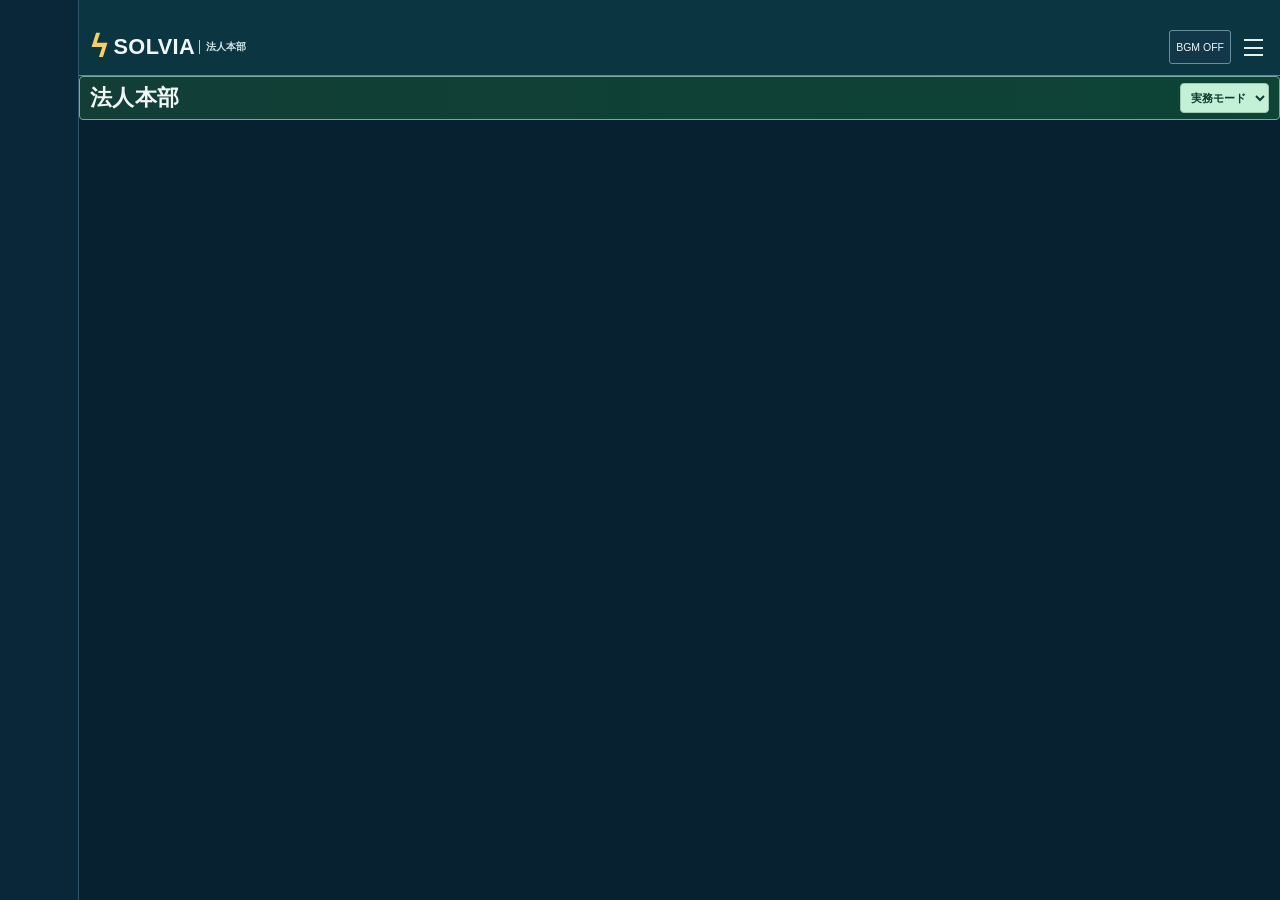
<file: index.html>
<!doctype html><html lang="ja"><meta charset="utf-8"><meta name="viewport" content="width=device-width,initial-scale=1"><meta http-equiv="refresh" content="0;url=corporate/"><title>SOLVIA</title><a href="corporate/">SOLVIA を開く</a></html>
</file>
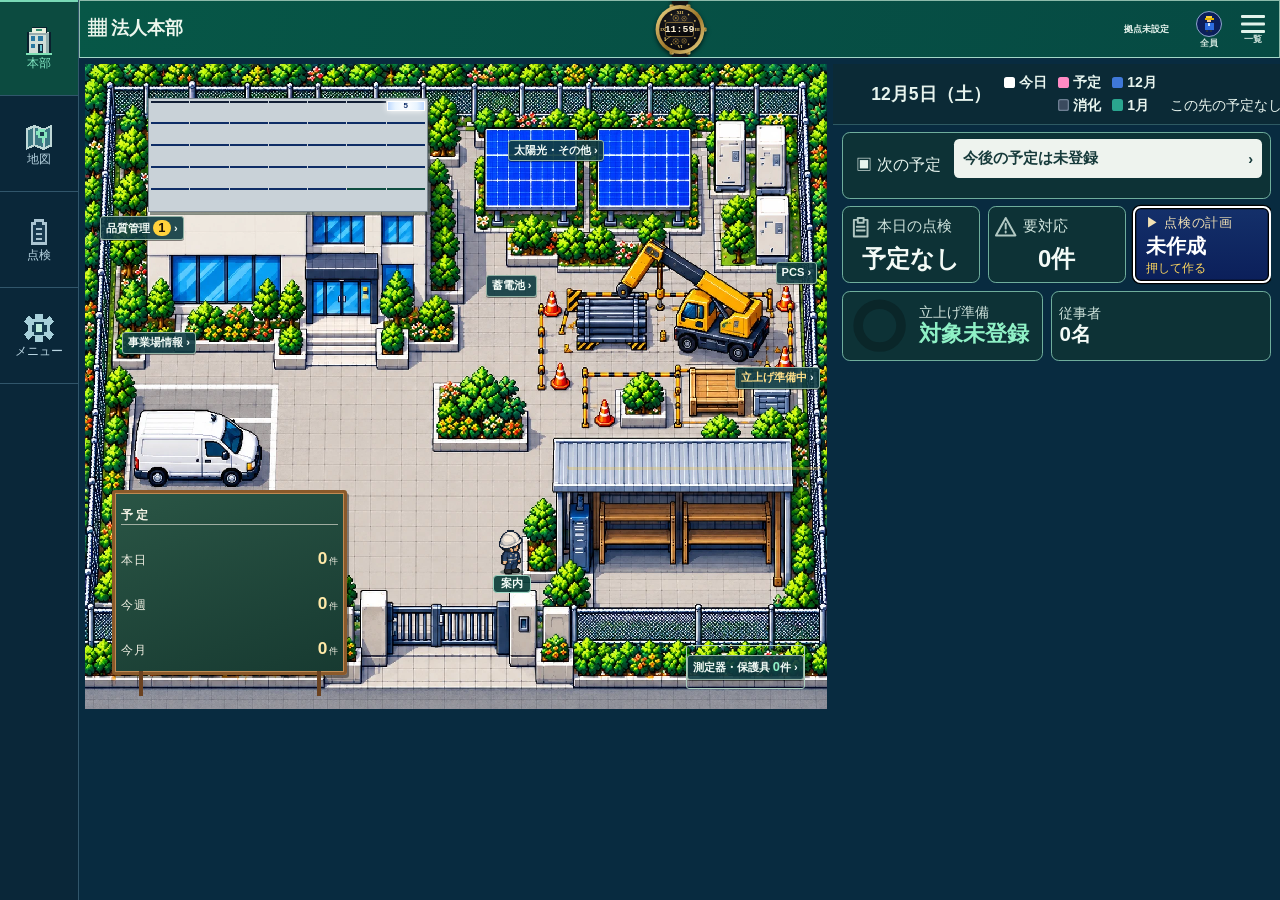
<file: corporate/index.html>
<!doctype html><html lang="ja"><head><meta charset="utf-8"><meta name="viewport" content="width=device-width,initial-scale=1,viewport-fit=cover,interactive-widget=resizes-content"><meta name="theme-color" content="#132d35"><title>SOLVIA｜保安法人 立上げ・運営</title><link rel="apple-touch-icon" href="/icons/home-icon-v2.png"><link rel="icon" href="/icons/icon-192.png"><link rel="stylesheet" href="style.css?v=202611041510"><link rel="stylesheet" href="simulation.css?v=202611041510"><link rel="stylesheet" href="screen.css?v=202611041510"><link rel="stylesheet" href="reference.css?v=202611041510"><link rel="stylesheet" href="world.css?v=202611041510"><link rel="stylesheet" href="gateway.css?v=202611041510"><link rel="stylesheet" href="integration.css?v=202611041510"><link rel="stylesheet" href="operations.css?v=202611041510"><link rel="stylesheet" href="weather.css?v=202611041510"><link rel="stylesheet" href="layout-revision.css?v=202611041510"><link rel="stylesheet" href="../vendor/leaflet/leaflet.css"><link rel="stylesheet" href="landmark-layout.css?v=202611041510"><link rel="stylesheet" href="map-final.css?v=202611041510">
<link rel="stylesheet" href="inspection-board.css?v=202611041510">
<link rel="stylesheet" href="hq-screen.css?v=202611041510">
<link rel="stylesheet" href="visit.css?v=202611041510">
<link rel="stylesheet" href="record.css?v=202611041510">
<link rel="stylesheet" href="ledger.css?v=202611041510">
<link rel="stylesheet" href="home-board.css?v=202611041510">
<link rel="stylesheet" href="route.css?v=202611041510">
<link rel="stylesheet" href="page-menu.css?v=202611041510">
<link rel="stylesheet" href="prep-board.css?v=202611041510"><link rel="stylesheet" href="wide.css?v=202611041510"></head><body><aside class="rail"><a class="brand" href="./"><span class="brand-icon">S</span><span>SOLVIA<small>保安法人<br>立上げ・運営</small></span></a><p class="rail-label">ORGANIZATION DESK</p><nav id="nav"></nav><div class="rail-foot"><a href="../legacy.html">旧監視詳細（引継ぎ前）</a><p>個人用プロトタイプ<br>外部API・AI 未接続</p></div></aside><main><header><button id="jst-clock" data-page="calendar" aria-label="日本時間・カレンダー"></button><a class="app-wordmark" href="./"><span>ϟ</span> SOLVIA<small>法人本部</small></a><button id="header-bgm">BGM OFF</button><button id="settings-button" aria-label="メニューを開く"><span class="hamburger" aria-hidden="true"></span></button><span id="bgm-status" hidden>曲を登録</span></header><div class="workspace"><div id="storage-error" role="alert" hidden></div><div class="topline"><button id="back-screen" hidden>‹ 戻る</button><div><p class="eyebrow">BUILD YOUR ORGANIZATION</p><h1 id="page-title">法人本部</h1><p id="page-subtitle">人材と拠点を整え、次の一手を決める。</p></div><label class="mode-control">データ領域<select id="mode"><option value="work">実務モード</option><option value="plan">計画モード</option><option value="demo">独立デモ</option></select></label></div><div id="mode-band"></div><div class="legal-note" hidden>準備の達成は、法人の要件確認・事業場ごとの承認・業務開始の可否を判定するものではありません。</div><div id="page" tabindex="-1" aria-label="現在の画面"></div><footer><span>SOLVIA / 法人運営</span><span id="save-status">読み込み中</span></footer></div></main><dialog id="dialog"><div class="modal-top"><h2 id="dialog-title"></h2><button id="close-dialog" class="close" aria-label="閉じる">×</button></div><div id="dialog-body"></div></dialog><div id="toast" role="status"></div><script src="../vendor/leaflet/leaflet.js"></script><script src="vendor/fflate.js"></script><script type="module" src="viewport.js?v=202611041510"></script><script type="module" src="app.js?v=202611041510"></script></body></html>
</file>
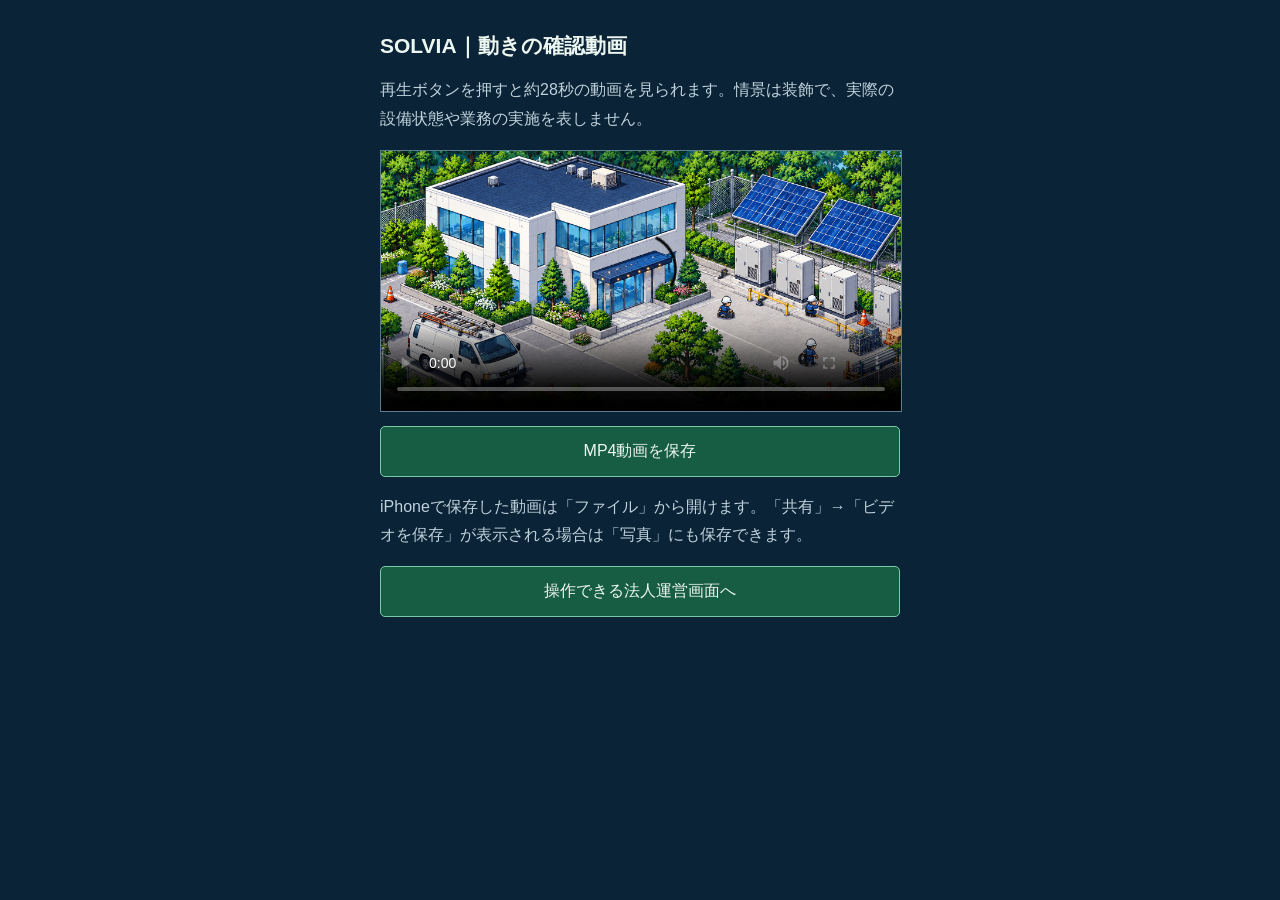
<file: corporate/preview/index.html>
<!doctype html><html lang="ja"><meta charset="utf-8"><meta name="viewport" content="width=device-width,initial-scale=1,viewport-fit=cover"><meta name="theme-color" content="#0b2337"><title>SOLVIA｜動きの確認動画</title><style>html{font:16px -apple-system,BlinkMacSystemFont,sans-serif;background:#0b2337;color:#edf7f2}body{max-width:520px;margin:auto;padding:18px}h1{font-size:21px}p{line-height:1.8;color:#bfd2dc}video{display:block;width:100%;max-height:70dvh;background:#07131e;border:1px solid #5b7c8c}a{display:block;padding:14px;margin-top:14px;background:#175d43;border:1px solid #79cba6;border-radius:5px;color:#edf7f2;text-decoration:none;text-align:center}</style><h1>SOLVIA｜動きの確認動画</h1><p>再生ボタンを押すと約28秒の動画を見られます。情景は装飾で、実際の設備状態や業務の実施を表しません。</p><video controls playsinline preload="metadata" poster="../art/headquarters.webp"><source src="choreography.mp4" type="video/mp4">動画を再生できない場合は、下のボタンからMP4を保存してください。</video><a href="choreography.mp4" download="SOLVIA-choreography.mp4">MP4動画を保存</a><p>iPhoneで保存した動画は「ファイル」から開けます。「共有」→「ビデオを保存」が表示される場合は「写真」にも保存できます。</p><a href="../">操作できる法人運営画面へ</a></html>
</file>
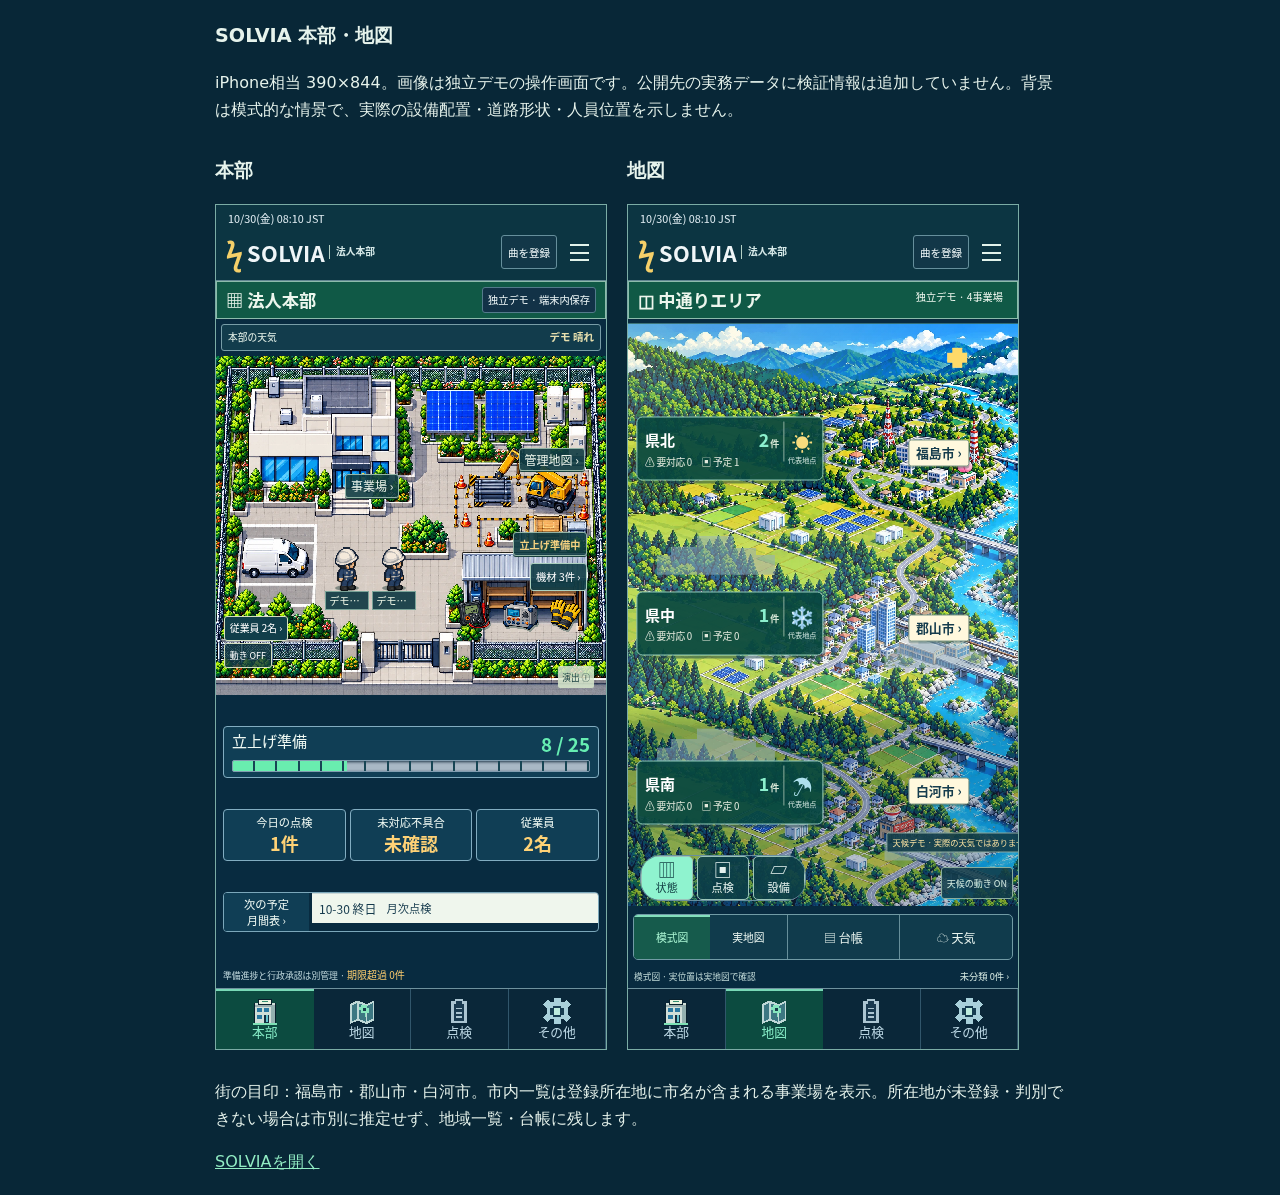
<file: corporate/preview/landmarks/index.html>
<!doctype html><html lang="ja"><meta charset="utf-8"><meta name="viewport" content="width=device-width,initial-scale=1"><title>SOLVIA 本部・地図 改修確認</title><style>body{margin:20px auto;padding:0 16px;max-width:850px;background:#082737;color:#e6f3ec;font:16px/1.7 system-ui}a{color:#92edc4}img{display:block;max-width:100%;width:390px;height:auto;border:1px solid #7baca5;margin:12px 0}.screens{display:flex;flex-wrap:wrap;gap:20px}h1,h2{font-size:1.2rem}</style><h1>SOLVIA 本部・地図</h1><p>iPhone相当 390×844。画像は独立デモの操作画面です。公開先の実務データに検証情報は追加していません。背景は模式的な情景で、実際の設備配置・道路形状・人員位置を示しません。</p><div class="screens"><section><h2>本部</h2><a href="home.png"><img src="home.png" alt="本部の操作画面"></a></section><section><h2>地図</h2><a href="map.png"><img src="map.png" alt="地域札と市別入口を持つ地図"></a></section></div><p>街の目印：福島市・郡山市・白河市。市内一覧は登録所在地に市名が含まれる事業場を表示。所在地が未登録・判別できない場合は市別に推定せず、地域一覧・台帳に残します。</p><p><a href="../../">SOLVIAを開く</a></p></html>
</file>
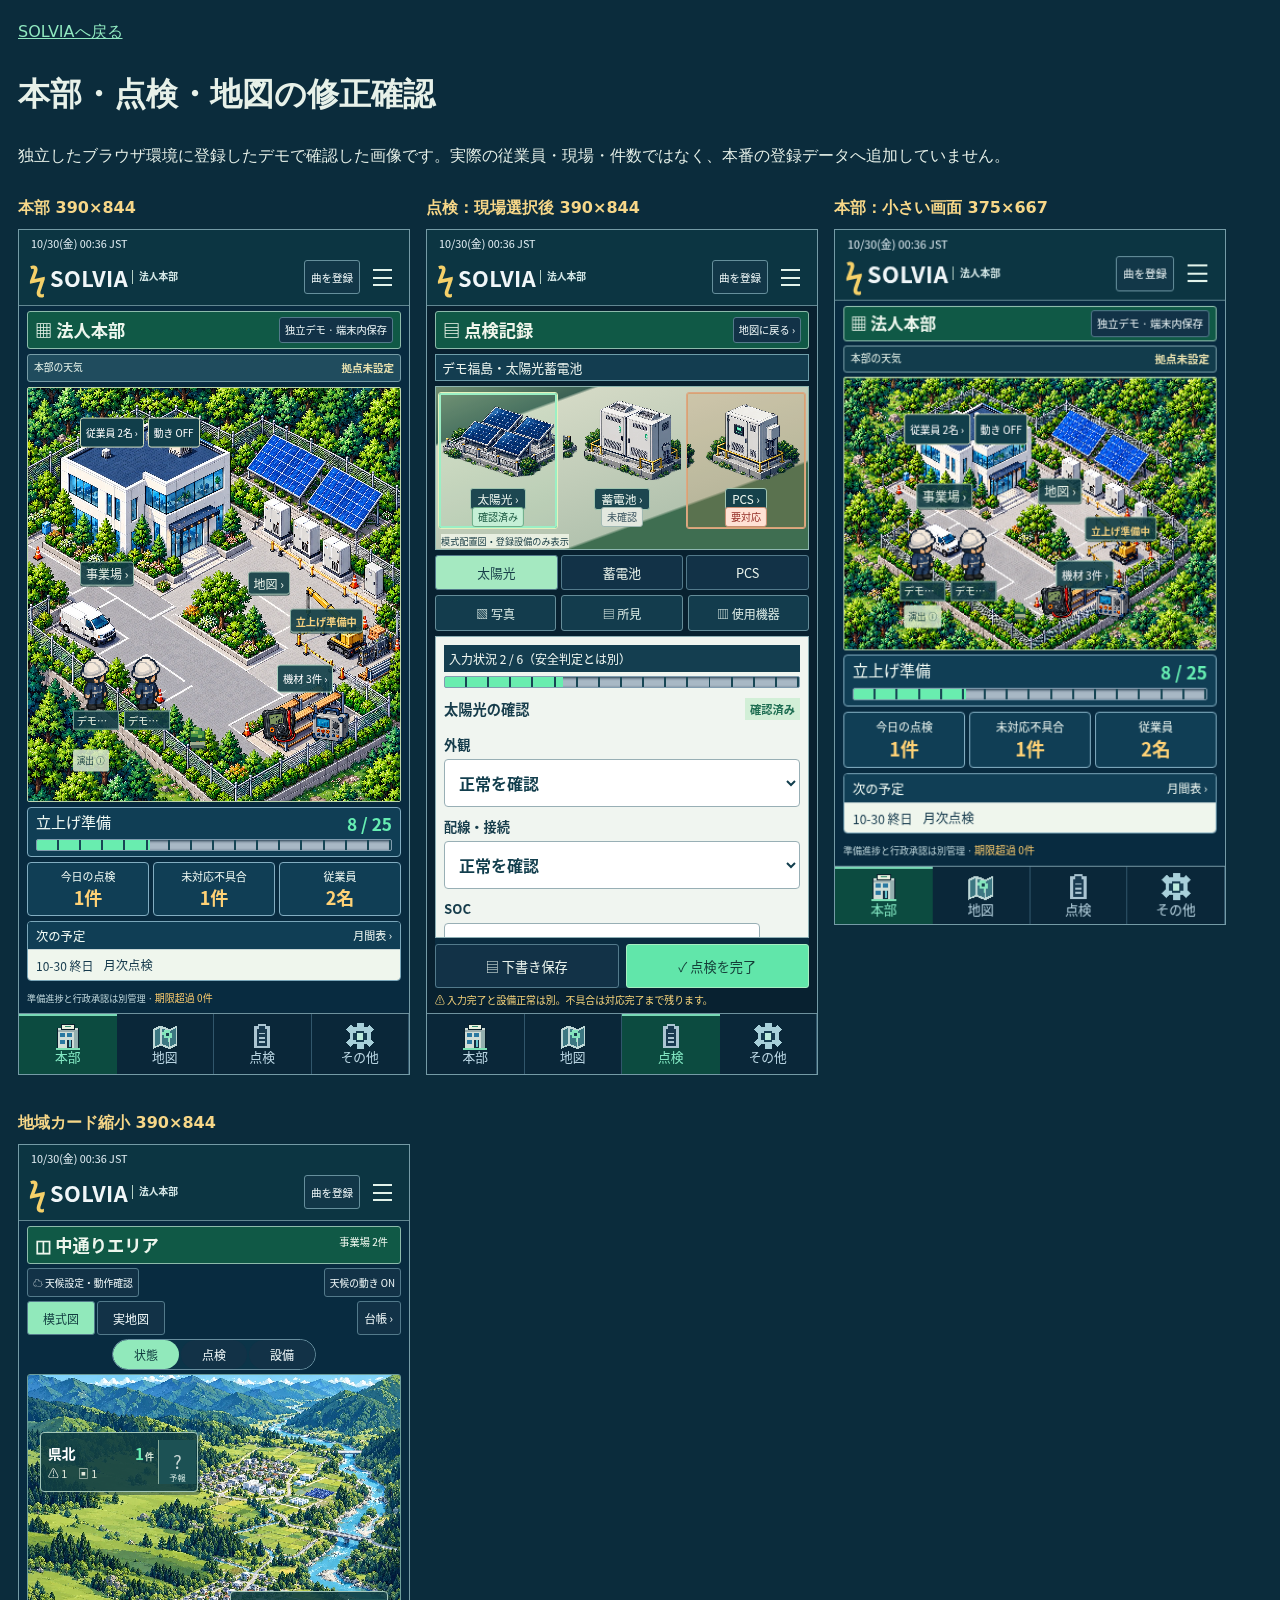
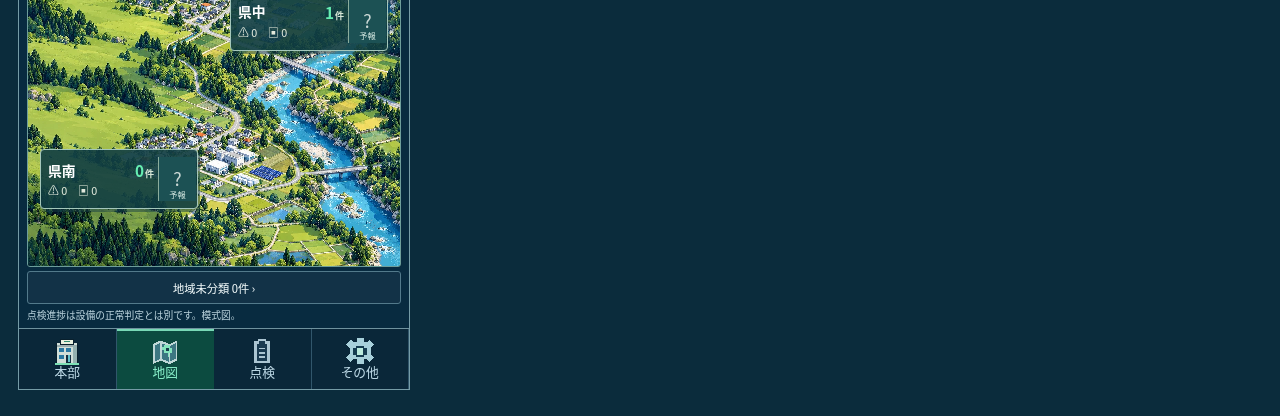
<file: corporate/preview/layout/index.html>
<!doctype html><html lang="ja"><head><meta charset="utf-8"><meta name="viewport" content="width=device-width,initial-scale=1"><title>SOLVIA 本部・点検の修正確認</title><style>body{background:#0b2c3c;color:#e7f1e9;font:16px/1.7 system-ui;margin:0;padding:18px}main{max-width:1250px;margin:auto}a{color:#90e9c0}.screens{display:flex;flex-wrap:wrap;gap:18px}figure{margin:0;width:min(390px,100%)}img{width:100%;height:auto;border:1px solid #759ba6}figcaption{color:#f7d788;font-weight:bold;margin:8px 0}</style></head><body><main><a href="../../">SOLVIAへ戻る</a><h1>本部・点検・地図の修正確認</h1><p>独立したブラウザ環境に登録したデモで確認した画像です。実際の従業員・現場・件数ではなく、本番の登録データへ追加していません。</p><div class="screens"><figure><figcaption>本部 390×844</figcaption><a href="home.png"><img src="home.png" alt="本部の左右の余白を解消した画面"></a></figure><figure><figcaption>点検：現場選択後 390×844</figcaption><a href="inspection.png"><img src="inspection.png" alt="設備配置図と未確認・確認済み・要対応の状態、入力欄が見える点検画面"></a></figure><figure><figcaption>本部：小さい画面 375×667</figcaption><a href="home-small.png"><img src="home-small.png" alt="横長構図を使い全幅で表示した小さい画面の本部"></a></figure><figure><figcaption>地域カード縮小 390×844</figcaption><a href="map.png"><img src="map.png" alt="街や道路を見渡せる小さな地域カード"></a></figure></div></main></body></html>
</file>
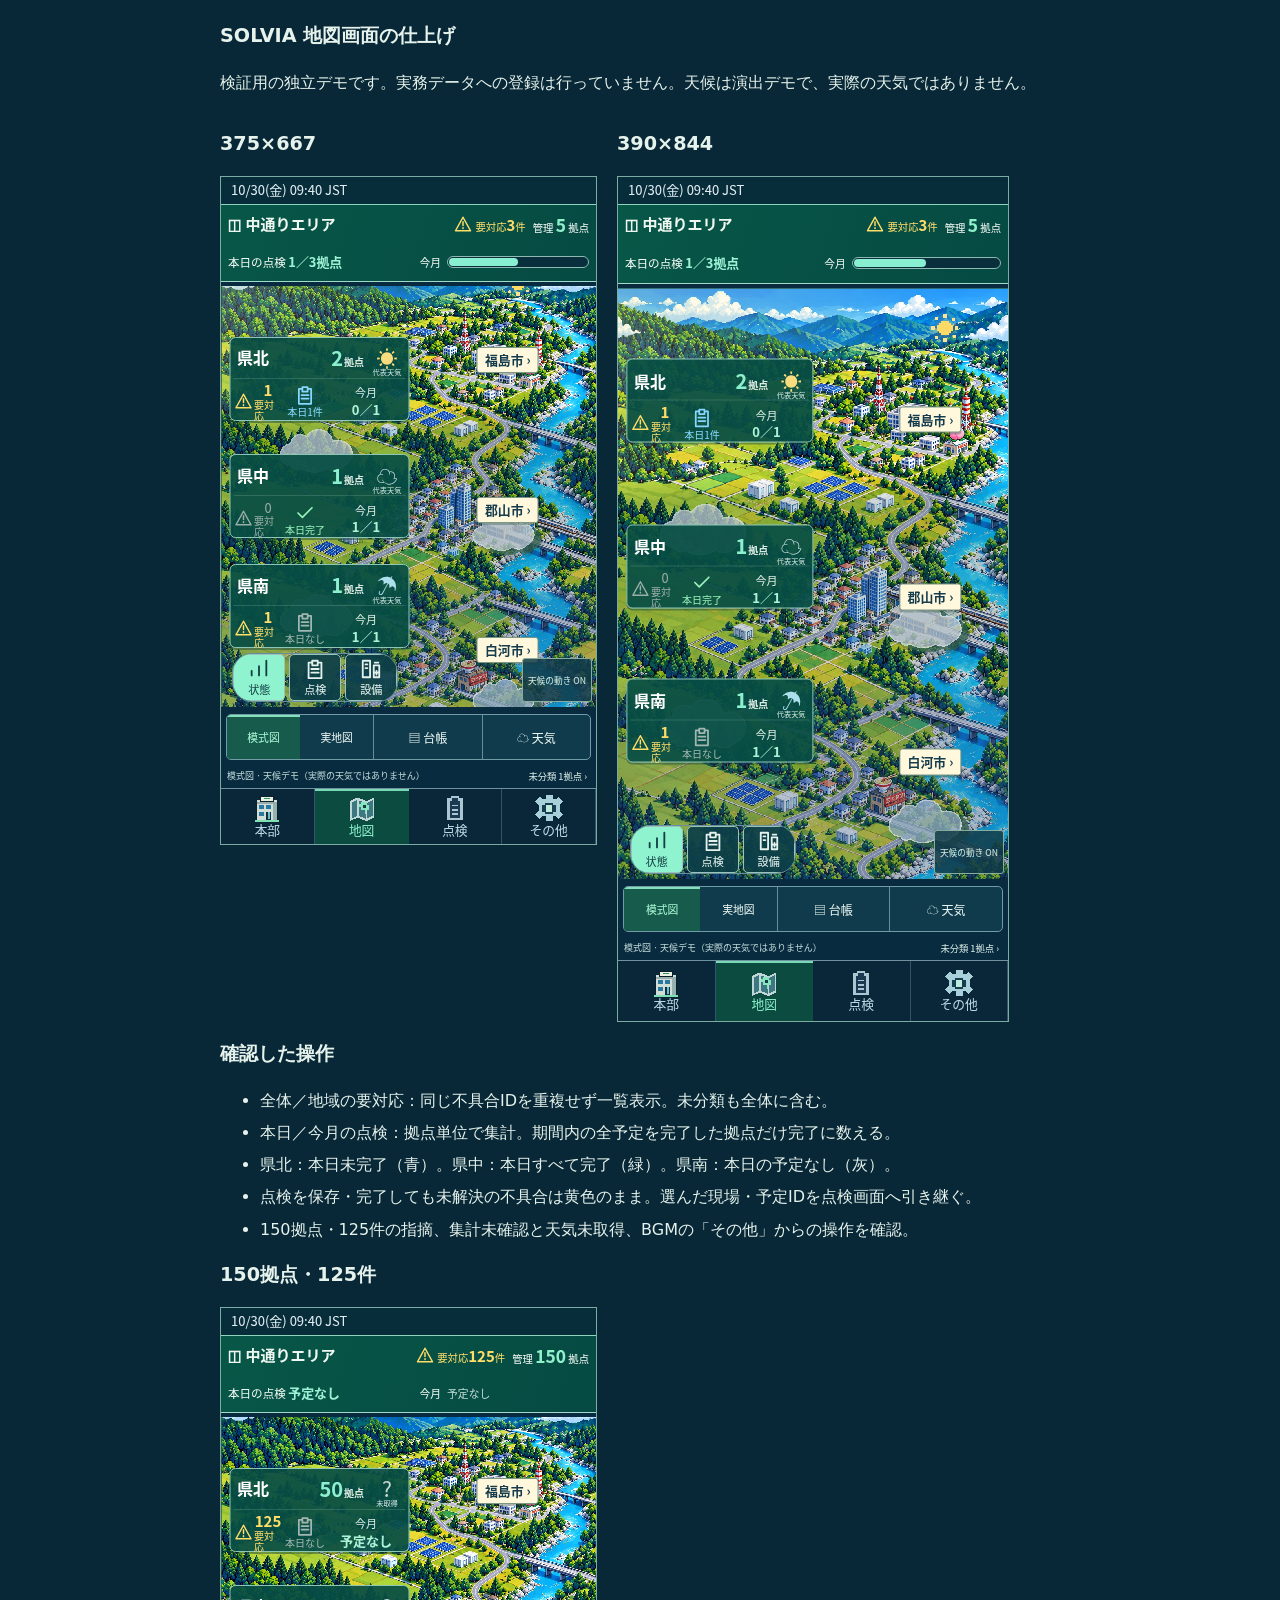
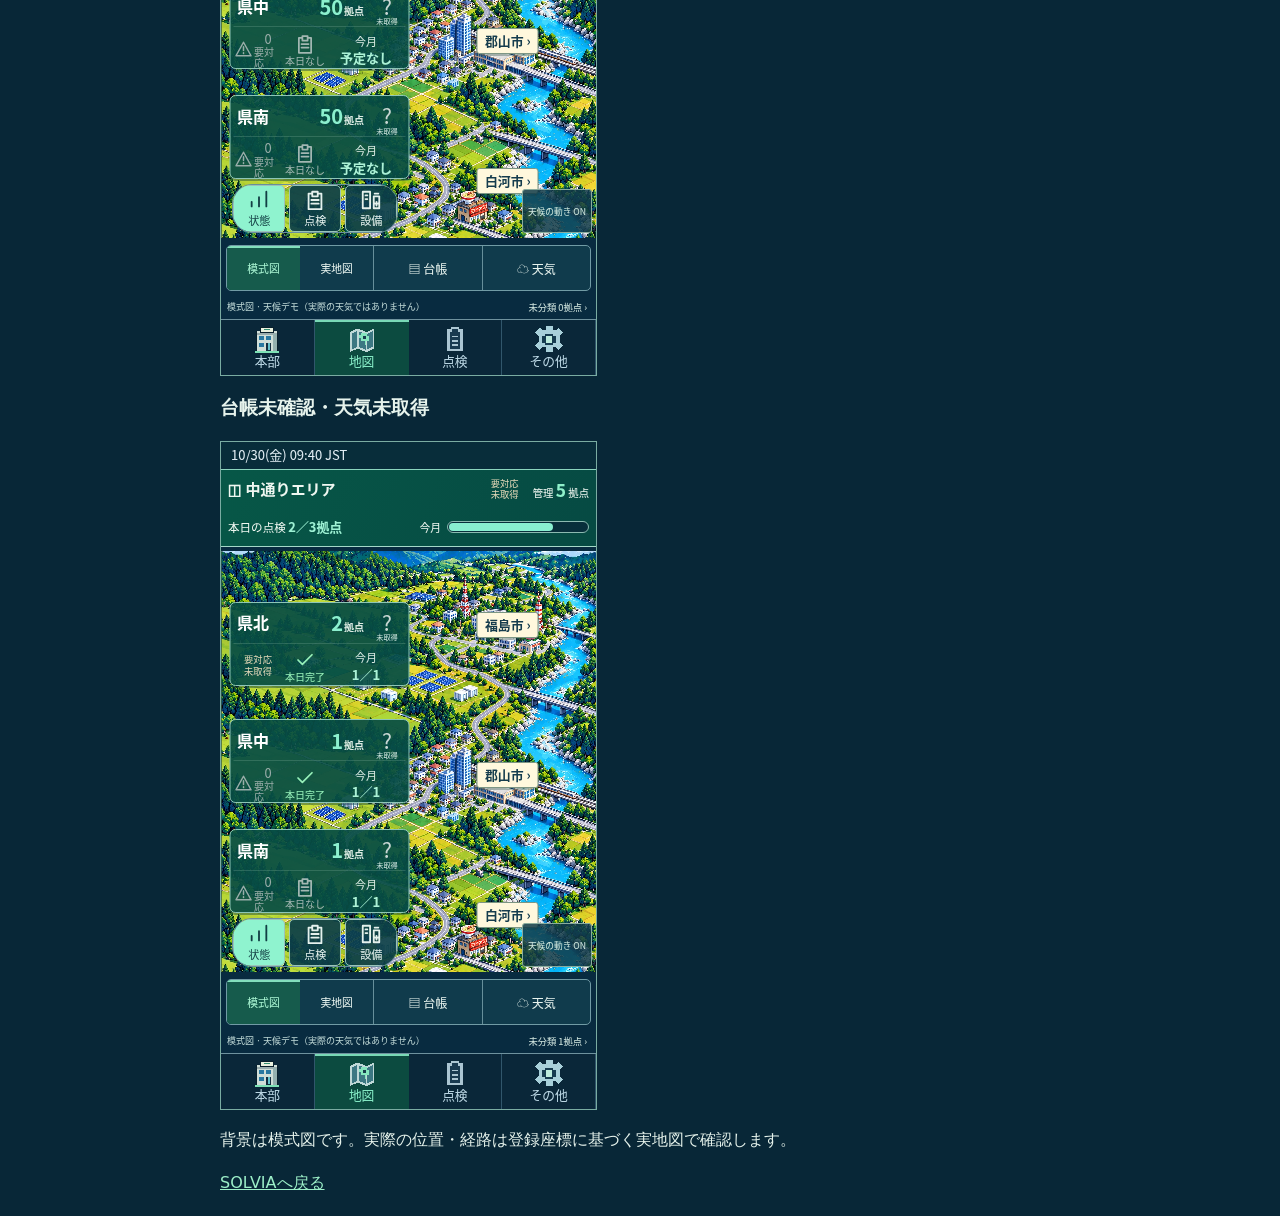
<file: corporate/preview/map-final/index.html>
<!doctype html><html lang="ja"><meta charset="utf-8"><meta name="viewport" content="width=device-width,initial-scale=1"><title>SOLVIA 地図仕上げ確認</title><style>body{max-width:840px;margin:20px auto;padding:0 16px;background:#082737;color:#e6f3ec;font:16px/1.7 system-ui}a{color:#9cefc8}img{display:block;max-width:100%;height:auto;border:1px solid #7aaca2}h1,h2{font-size:1.2rem}.screens{display:flex;gap:20px;flex-wrap:wrap}.screens section{max-width:390px}li{margin:5px 0}</style><h1>SOLVIA 地図画面の仕上げ</h1><p>検証用の独立デモです。実務データへの登録は行っていません。天候は演出デモで、実際の天気ではありません。</p><div class="screens"><section><h2>375×667</h2><a href="map-375.png"><img src="map-375.png" width="375" alt="375×667の地図全体"></a></section><section><h2>390×844</h2><a href="map-390.png"><img src="map-390.png" width="390" alt="390×844の地図全体"></a></section></div><h2>確認した操作</h2><ul><li>全体／地域の要対応：同じ不具合IDを重複せず一覧表示。未分類も全体に含む。</li><li>本日／今月の点検：拠点単位で集計。期間内の全予定を完了した拠点だけ完了に数える。</li><li>県北：本日未完了（青）。県中：本日すべて完了（緑）。県南：本日の予定なし（灰）。</li><li>点検を保存・完了しても未解決の不具合は黄色のまま。選んだ現場・予定IDを点検画面へ引き継ぐ。</li><li>150拠点・125件の指摘、集計未確認と天気未取得、BGMの「その他」からの操作を確認。</li></ul><h2>150拠点・125件</h2><a href="large.png"><img src="large.png" width="375" alt="大きな件数での表示"></a><h2>台帳未確認・天気未取得</h2><a href="unknown.png"><img src="unknown.png" width="375" alt="未取得を0件や晴れにしない表示"></a><p>背景は模式図です。実際の位置・経路は登録座標に基づく実地図で確認します。</p><p><a href="../../">SOLVIAへ戻る</a></p></html>
</file>
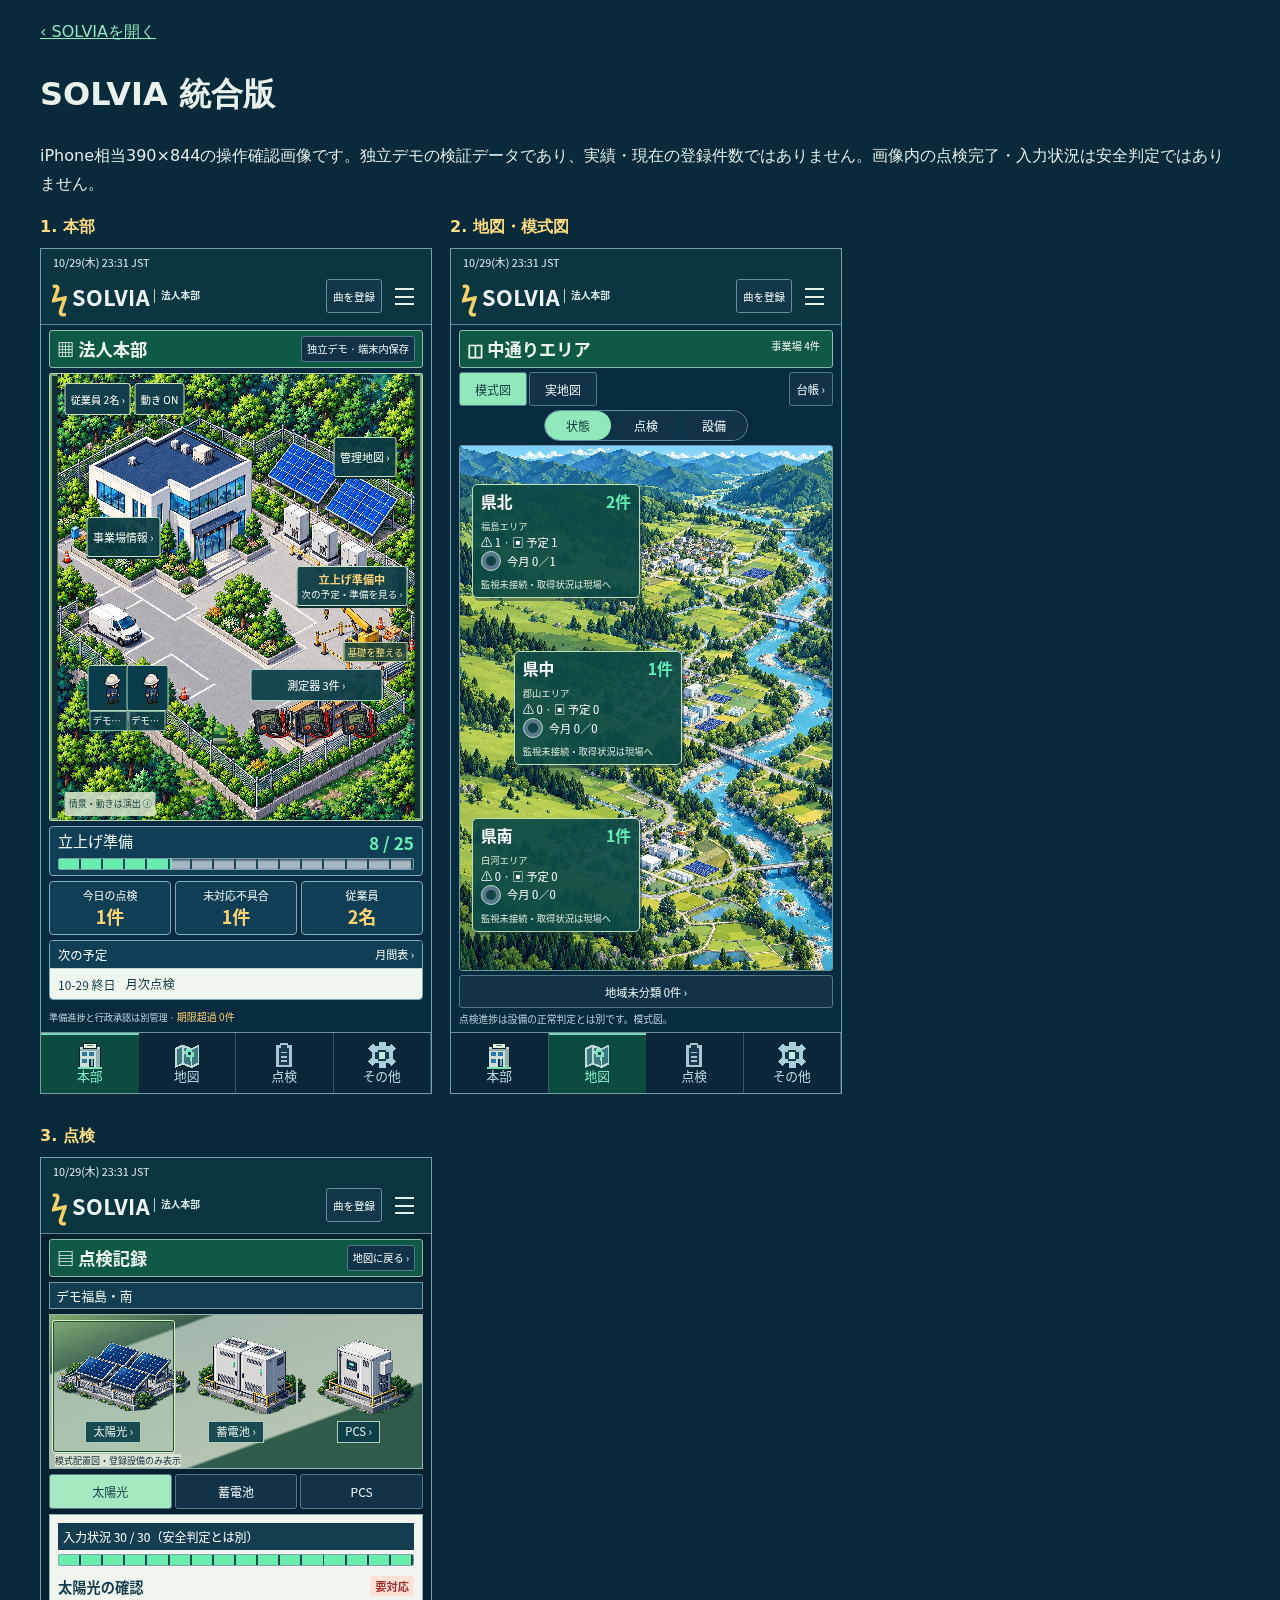
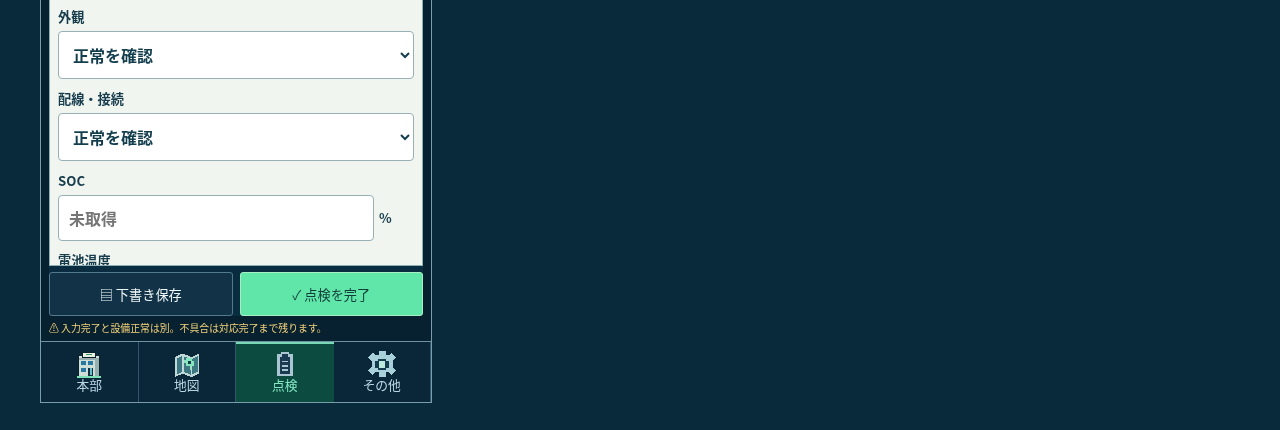
<file: corporate/preview/unified/index.html>
<!doctype html><html lang="ja"><head><meta charset="utf-8"><meta name="viewport" content="width=device-width,initial-scale=1"><title>SOLVIA 統合版・画面確認</title><style>body{margin:0;background:#092a3b;color:#e8f1eb;font:16px/1.7 system-ui;padding:18px}main{max-width:1200px;margin:auto}a{color:#91ecc1}.screens{display:flex;flex-wrap:wrap;gap:20px}figure{margin:0;width:min(390px,100%)}img{width:100%;height:auto;border:1px solid #779eaa}figcaption{font-weight:700;color:#ffdc83;margin-bottom:8px}</style></head><body><main><a href="../../">‹ SOLVIAを開く</a><h1>SOLVIA 統合版</h1><p>iPhone相当390×844の操作確認画像です。独立デモの検証データであり、実績・現在の登録件数ではありません。画像内の点検完了・入力状況は安全判定ではありません。</p><div class="screens"><figure><figcaption>1. 本部</figcaption><a href="home.png"><img src="home.png" alt="SOLVIA法人本部の検証画像"></a></figure><figure><figcaption>2. 地図・模式図</figcaption><a href="map.png"><img src="map.png" alt="SOLVIA中通り地域模式図の検証画像"></a></figure><figure><figcaption>3. 点検</figcaption><a href="inspection.png"><img src="inspection.png" alt="SOLVIA設備別点検の検証画像"></a></figure></div></main></body></html>
</file>
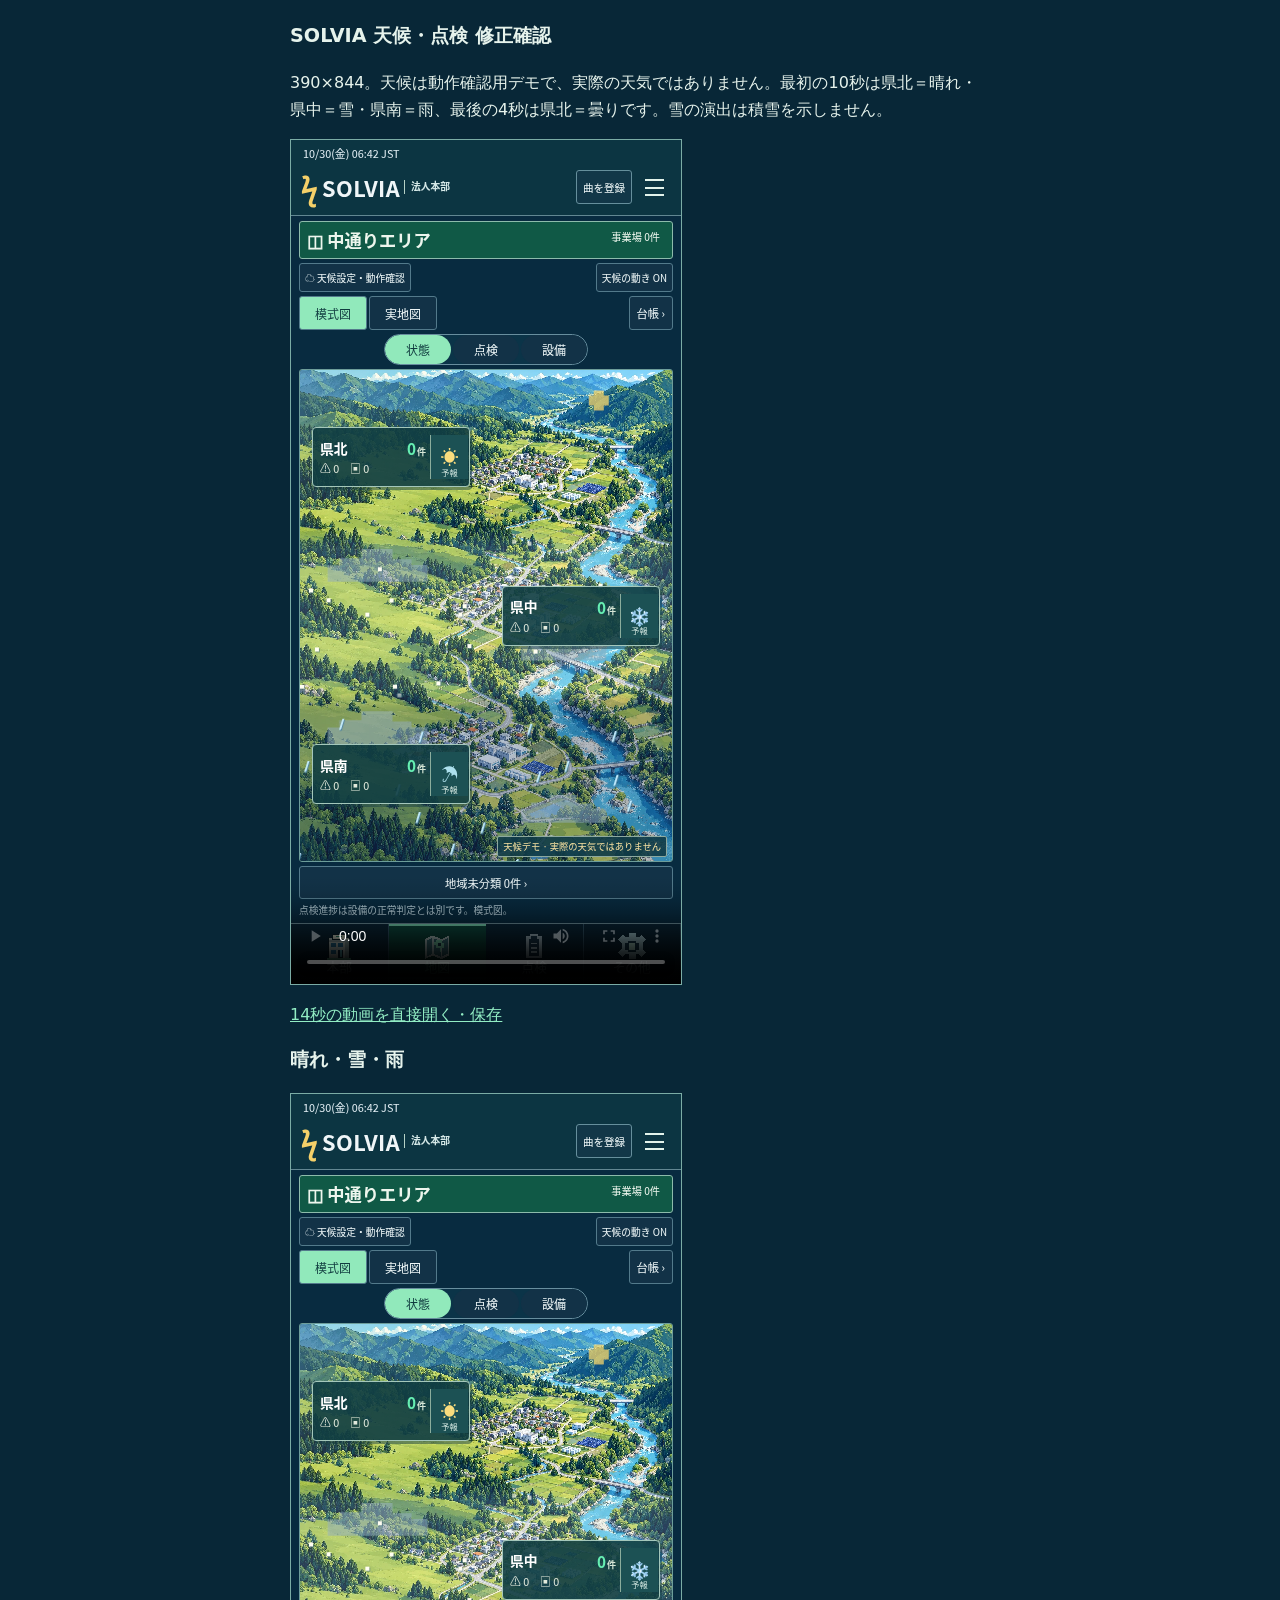
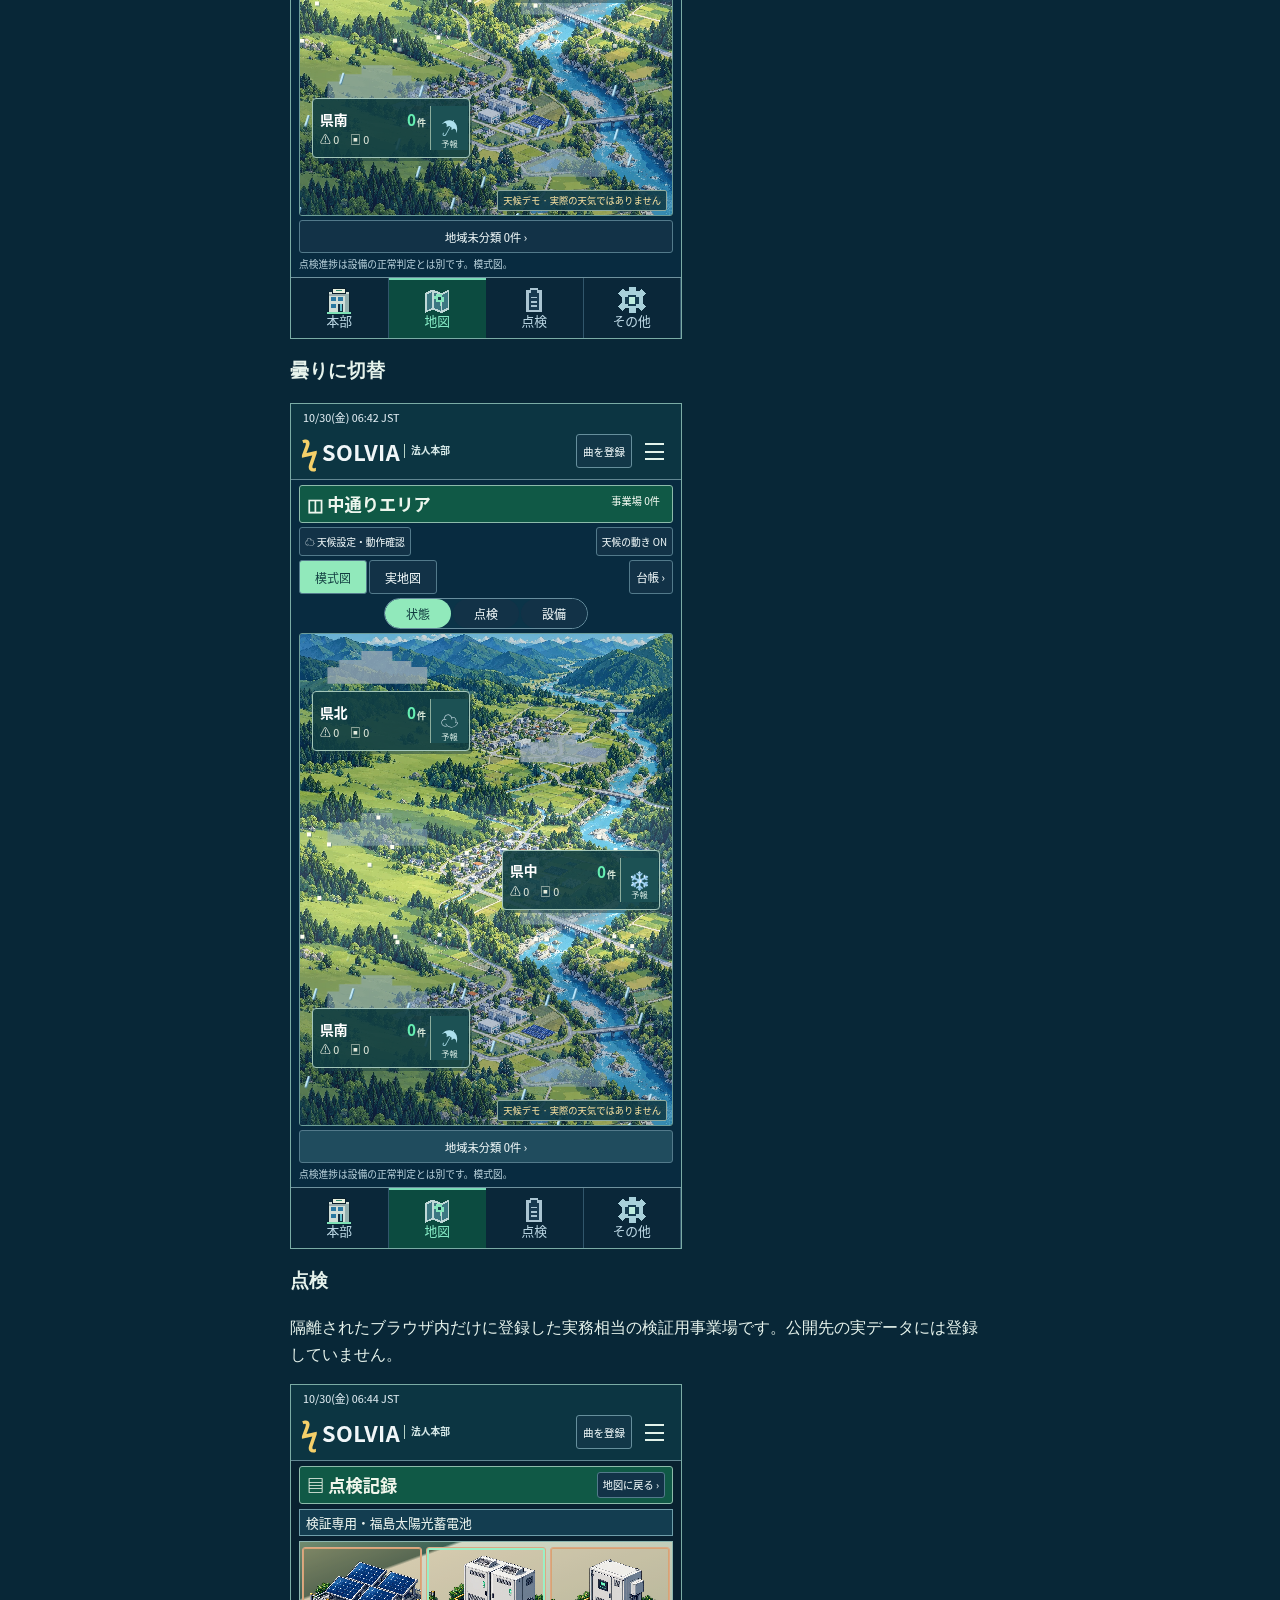
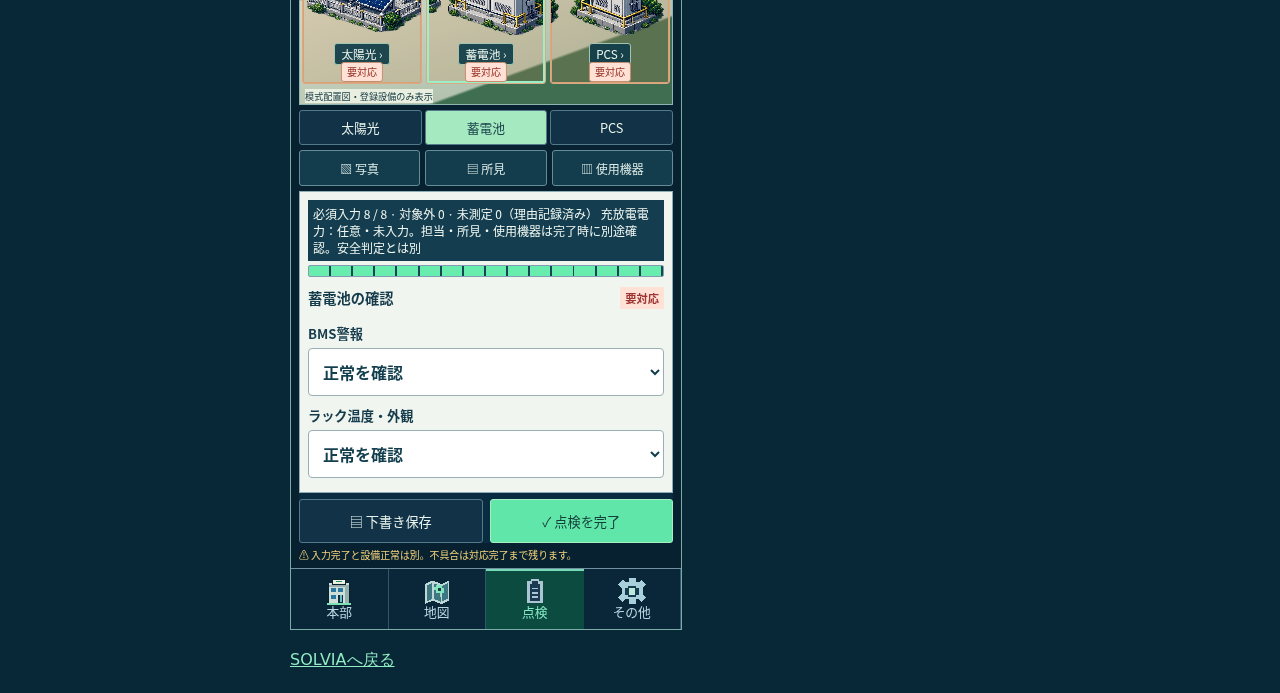
<file: corporate/preview/weather-motion/index.html>
<!doctype html><html lang="ja"><meta charset="utf-8"><meta name="viewport" content="width=device-width,initial-scale=1"><title>SOLVIA 天候・点検 修正確認</title><style>body{margin:20px auto;padding:0 16px;max-width:700px;background:#082737;color:#e6f3ec;font:16px/1.7 system-ui}a{color:#92edc4}video,img{display:block;max-width:100%;width:390px;height:auto;border:1px solid #7baca5;margin:12px 0}h1,h2{font-size:1.2rem}</style><h1>SOLVIA 天候・点検 修正確認</h1><p>390×844。天候は動作確認用デモで、実際の天気ではありません。最初の10秒は県北＝晴れ・県中＝雪・県南＝雨、最後の4秒は県北＝曇りです。雪の演出は積雪を示しません。</p><video controls playsinline preload="metadata" poster="sun-snow-rain.png" src="weather.mp4"></video><p><a href="weather.mp4">14秒の動画を直接開く・保存</a></p><h2>晴れ・雪・雨</h2><img src="sun-snow-rain.png" alt="県北晴れ、県中雪、県南雨の動作確認"><h2>曇りに切替</h2><img src="cloudy.png" alt="県北曇りに切替"><h2>点検</h2><p>隔離されたブラウザ内だけに登録した実務相当の検証用事業場です。公開先の実データには登録していません。</p><img src="inspection.png" alt="設備別入力と進捗の確認"><p><a href="../../">SOLVIAへ戻る</a></p></html>
</file>
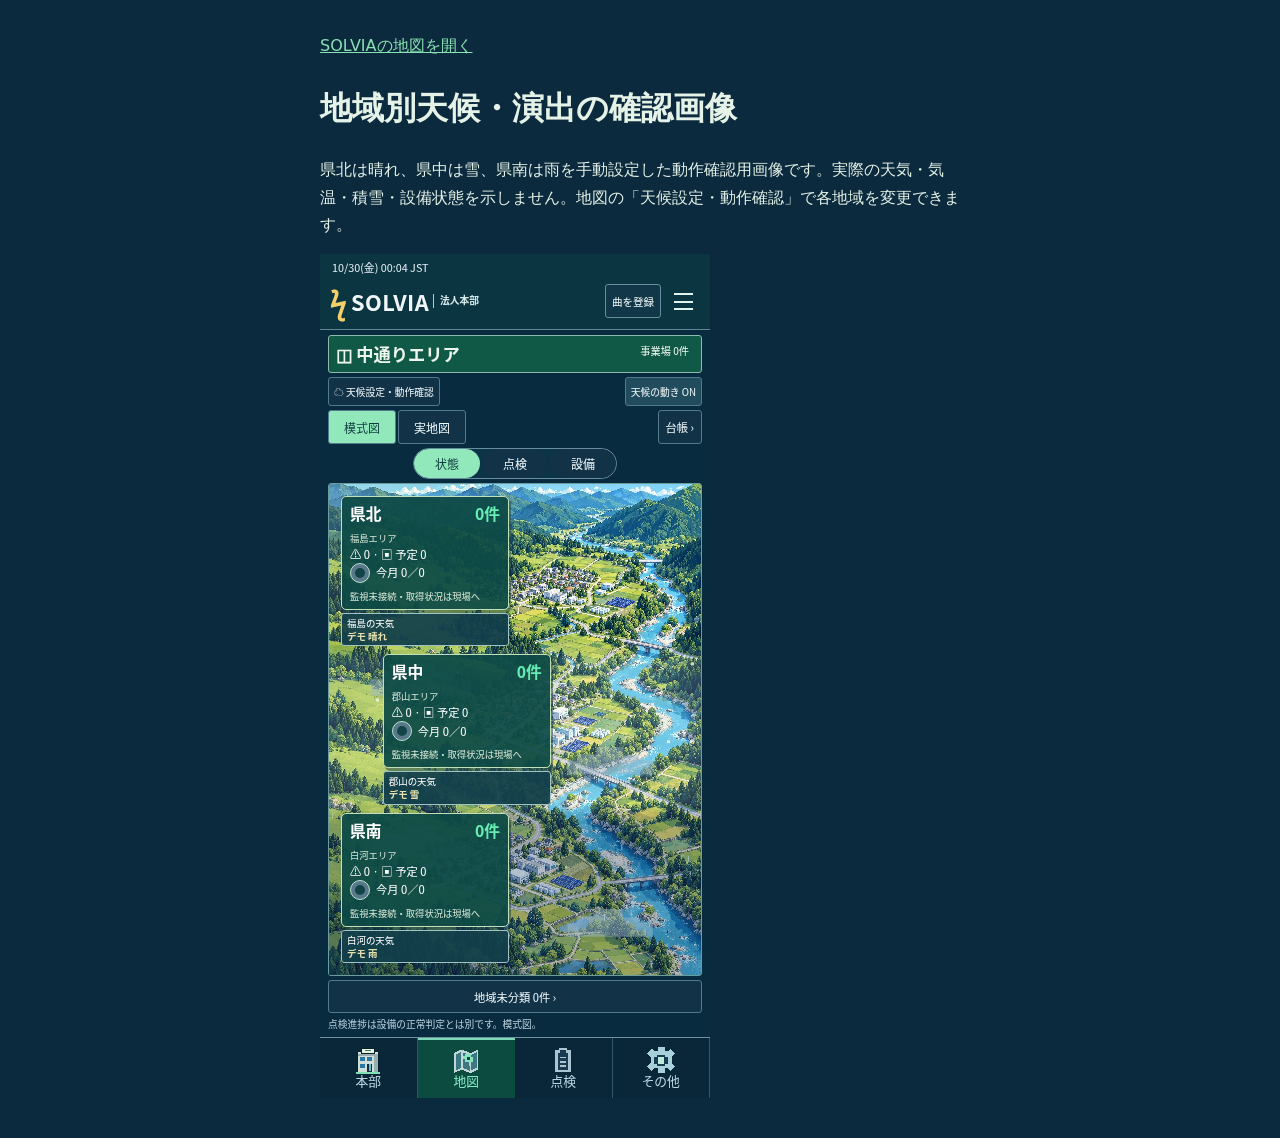
<file: corporate/preview/weather/index.html>
<!doctype html><html lang="ja"><meta charset="utf-8"><meta name="viewport" content="width=device-width,initial-scale=1"><title>SOLVIA 地域別天候デモ</title><style>body{background:#0c2a3d;color:#e4f2e7;font:16px/1.7 system-ui;max-width:640px;margin:20px auto;padding:12px}a{color:#89e2b3}img{width:min(390px,100%);height:auto}</style><a href="../../?page=map">SOLVIAの地図を開く</a><h1>地域別天候・演出の確認画像</h1><p>県北は晴れ、県中は雪、県南は雨を手動設定した動作確認用画像です。実際の天気・気温・積雪・設備状態を示しません。地図の「天候設定・動作確認」で各地域を変更できます。</p><img src="demo.png" alt="3地域が別々の天候になったミニチュア地図・動作確認用デモ"></html>
</file>
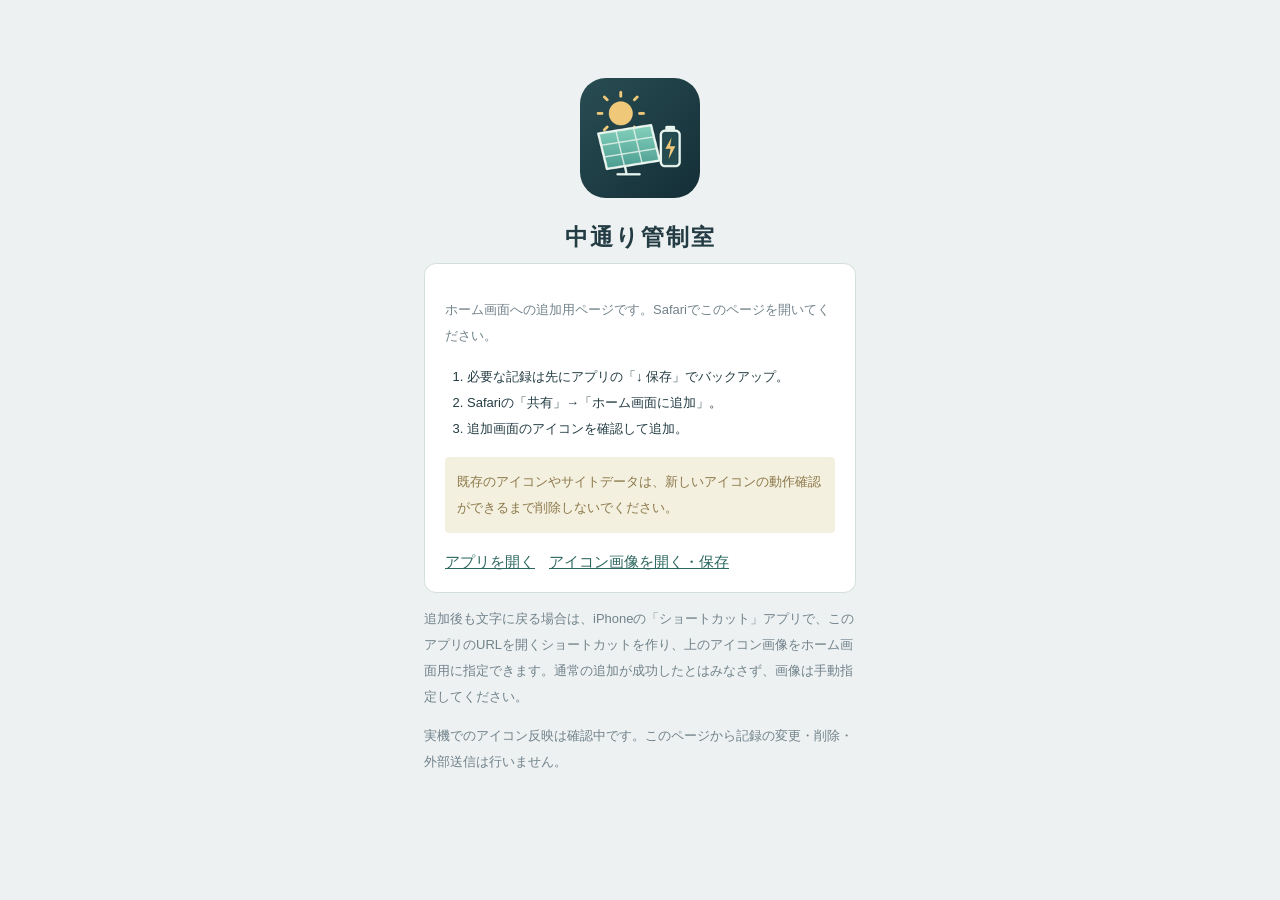
<file: install.html>
<!doctype html><html lang="ja"><head><meta charset="UTF-8"><meta name="viewport" content="width=device-width,initial-scale=1,viewport-fit=cover"><meta name="theme-color" content="#203e34"><meta name="apple-mobile-web-app-capable" content="yes"><meta name="apple-mobile-web-app-title" content="中通り管制室"><link rel="apple-touch-icon" sizes="180x180" href="/icons/home-icon-v2.png"><link rel="apple-touch-icon" sizes="167x167" href="/apple-touch-icon-167x167.png"><link rel="apple-touch-icon" sizes="152x152" href="/apple-touch-icon-152x152.png"><link rel="icon" type="image/png" sizes="192x192" href="/icons/icon-192.png"><link rel="shortcut icon" href="/favicon.ico"><link rel="manifest" href="/manifest-v2.webmanifest"><meta name="description" content="福島・中通りの太陽光と蓄電池を見渡す、現場管理の試作品。"><title>中通り管制室</title><link rel="stylesheet" href="vendor/leaflet/leaflet.css"><link rel="stylesheet" href="style.css"><style>body{margin:0;background:#edf1f2;color:#233c43;font:15px -apple-system,sans-serif}.install{max-width:480px;margin:30px auto;padding:24px}.install img{width:120px;height:120px;border-radius:26px;display:block;margin:24px auto}.install h1{text-align:center;font-size:23px}.install p,.install li{font-size:13px;line-height:2}.install ol{padding-left:22px}.install a{color:#2c675f;text-decoration:underline}.install-box{background:white;border:1px solid #d4dfda;padding:20px;border-radius:12px}.install button{padding:13px;background:#2c575e;color:white;border:0;border-radius:6px}.hint{padding:12px}.install-links{display:flex;flex-wrap:wrap;gap:14px;margin-top:20px}</style></head><body><main class="install"><img src="/icons/home-icon-v2.png" alt="太陽・パネル・蓄電池の専用アイコン"><h1>中通り管制室</h1><div class="install-box"><p>ホーム画面への追加用ページです。Safariでこのページを開いてください。</p><ol><li>必要な記録は先にアプリの「↓ 保存」でバックアップ。</li><li>Safariの「共有」→「ホーム画面に追加」。</li><li>追加画面のアイコンを確認して追加。</li></ol><p class="hint">既存のアイコンやサイトデータは、新しいアイコンの動作確認ができるまで削除しないでください。</p><div class="install-links"><a href="/">アプリを開く</a><a href="/icons/home-icon-v2.png">アイコン画像を開く・保存</a></div></div><p>追加後も文字に戻る場合は、iPhoneの「ショートカット」アプリで、このアプリのURLを開くショートカットを作り、上のアイコン画像をホーム画面用に指定できます。通常の追加が成功したとはみなさず、画像は手動指定してください。</p><p>実機でのアイコン反映は確認中です。このページから記録の変更・削除・外部送信は行いません。</p></main><script src="/install.js"></script></body></html>
</file>
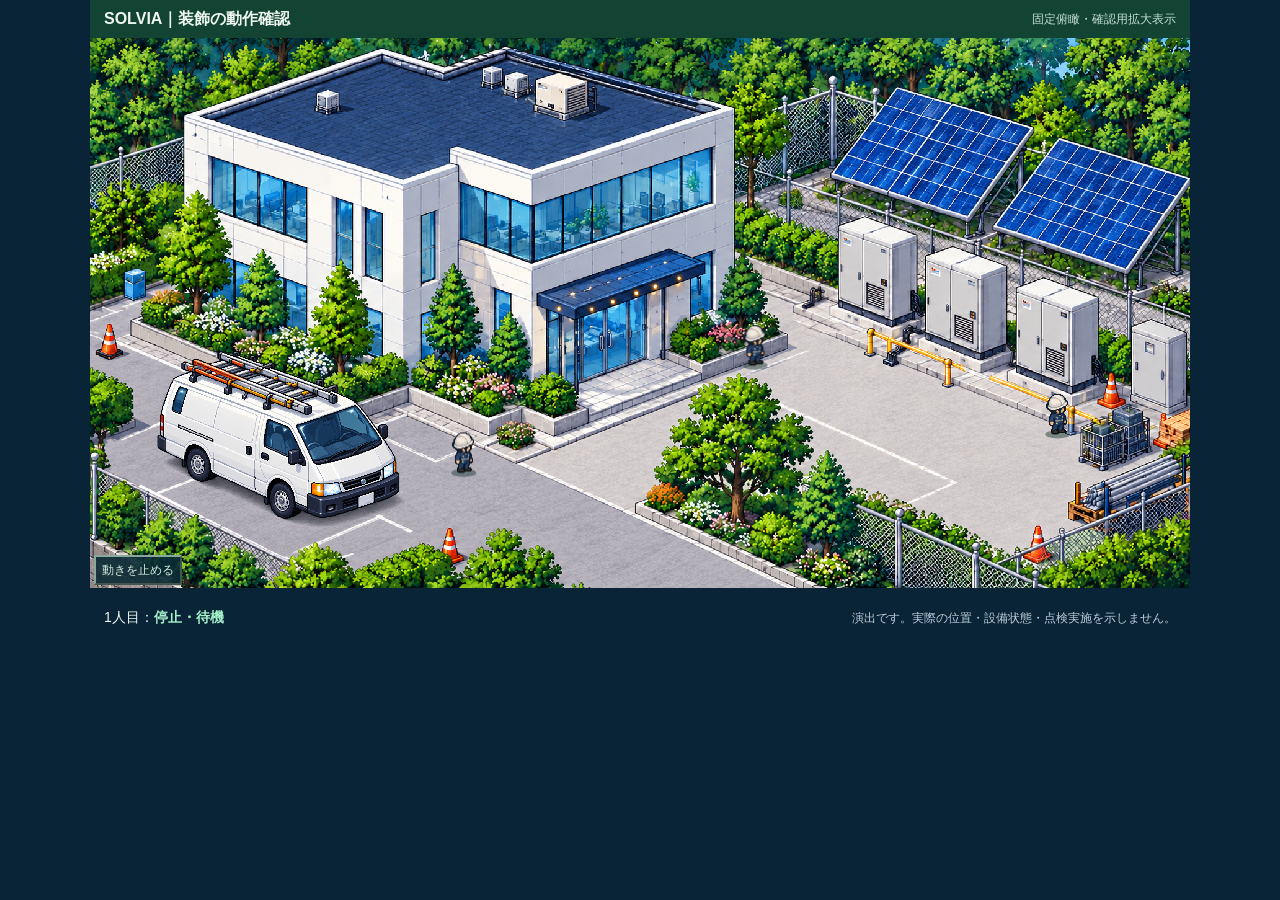
<file: corporate/preview/choreography.html>
<!doctype html><html lang="ja"><meta charset="utf-8"><meta name="viewport" content="width=device-width,initial-scale=1"><base href="../"><title>SOLVIA｜装飾の動作確認</title><link rel="stylesheet" href="world.css"><style>*{box-sizing:border-box}html,body{margin:0;background:#092337;color:#edf6ef;font:16px -apple-system,BlinkMacSystemFont,sans-serif}main{max-width:1100px;margin:auto}header{height:38px;padding:8px 14px;background:#124333;display:flex;justify-content:space-between;align-items:center}header small{font-size:12px;color:#c6dfd4}.hq-scene{position:relative;width:100%;aspect-ratio:2;overflow:hidden;background:#254638}.hq-art{display:block;width:100%;height:100%;object-fit:cover;image-rendering:pixelated}footer{height:60px;display:flex;align-items:center;padding:8px 14px;gap:20px;font-size:14px}.state{color:#a3f0c9}.note{margin-left:auto;color:#becfd8;font-size:12px}.world-toggle{font-size:12px}</style><main><header><strong>SOLVIA｜装飾の動作確認</strong><small>固定俯瞰・確認用拡大表示</small></header><section class="hq-scene" aria-label="動作確認の情景"><img class="hq-art" src="art/headquarters-yard.webp" alt="装飾の本部"></section><footer><span>1人目：<b class="state">待機</b></span><span class="note">演出です。実際の位置・設備状態・点検実施を示しません。</span></footer></main><script type="module">import {worldMarkup,mountWorld,initWorld} from './world.js';const root=document.querySelector('.hq-scene');root.insertAdjacentHTML('beforeend',worldMarkup().replaceAll('src="art/','src="art/'));initWorld();mountWorld(root);const labels={idle:'停止・待機',walk:'通路を歩行',check:'計器を確認',crouch:'しゃがんで確認'};new MutationObserver(()=>{const actor=root.querySelector('[data-actor="worker-walk"]');if(actor)document.querySelector('.state').textContent=labels[actor.dataset.state]||'待機';}).observe(root,{subtree:true,attributes:true,attributeFilter:['data-state']});</script></html>
</file>
<file: corporate/style.css>
:root{--navy:#132d35;--green:#254e47;--gold:#c7a967;--ink:#263d40;--muted:#7c8986;--line:#dfe5de;--bg:#f3f4ee;--paper:#fffefa;font:14px -apple-system,BlinkMacSystemFont,'Hiragino Kaku Gothic ProN','Noto Sans JP',sans-serif;color:var(--ink)}*{box-sizing:border-box}body{margin:0;background:var(--bg)}button,input,select,textarea{font:inherit;color:inherit}button,a,input,select,textarea{-webkit-tap-highlight-color:transparent}button{cursor:pointer;background:white;border:1px solid var(--line);border-radius:5px;padding:10px 13px;min-height:42px}button:hover{background:#eef3ed}a{color:inherit;text-decoration:none}button:disabled{opacity:.45;cursor:default}button:focus-visible,a:focus-visible,input:focus-visible,select:focus-visible,textarea:focus-visible{outline:3px solid #be9e5b;outline-offset:2px}.rail{position:fixed;width:220px;inset:0 auto 0 0;background:var(--navy);color:#e1e9e1;padding:30px 19px;display:flex;flex-direction:column;z-index:5}.brand{display:flex;gap:12px;align-items:center;font:22px Georgia,serif;letter-spacing:2px}.brand-icon{display:grid;place-items:center;width:39px;height:43px;border:1px solid #9c9867;color:#e4c477;border-radius:11px 2px}.brand small{display:block;font:9px sans-serif;letter-spacing:1.5px;margin-top:8px;color:#a7bcad}.rail-label{font-size:9px;color:#738f88;letter-spacing:1.8px;margin:44px 10px 20px}nav{display:grid;gap:5px}nav button{text-align:left;background:none;border:0;color:#a9beb4;display:flex;gap:12px;padding:14px 12px;font-size:12px}nav button.active{background:#2c4b49;color:#f6e8ba;box-shadow:inset 3px 0 var(--gold)}nav button:hover{background:#284747}.rail-foot{margin-top:auto;font-size:11px;color:#bdcbbd}.rail-foot p{font-size:10px;color:#819d91;line-height:2}main{margin-left:220px}header{height:67px;display:flex;justify-content:space-between;align-items:center;padding:0 34px;border-bottom:1px solid var(--line);background:#fbfcf7}.breadcrumb{font-size:11px;color:#819086;letter-spacing:1px}.breadcrumb b{padding:0 12px;font-weight:400;color:#c2cabc}.header-tools{display:flex;gap:8px}.subtle{font-size:10px;background:transparent;min-height:36px}.workspace{padding:29px 34px 18px;max-width:1600px;margin:auto}.topline{display:flex;justify-content:space-between;align-items:center;gap:15px;margin-bottom:18px}.eyebrow{font-size:9px;letter-spacing:2px;color:#8e936d;margin:0 0 9px}h1{font-size:28px;letter-spacing:1px;font-weight:600;margin:0 0 10px}p{line-height:1.9;color:var(--muted);font-size:12px}#page-subtitle{margin:0}.mode-control{display:grid;gap:7px;font-size:10px;color:var(--muted)}select,input,textarea{border:1px solid #ccd7cd;background:#fff;padding:10px;border-radius:4px;min-height:42px;min-width:0}select{font-size:12px}.mode-band{display:flex;justify-content:space-between;align-items:center;gap:12px;padding:12px 15px;border:1px solid #cddbcf;background:#eaf0e6;border-left:3px solid #53765e;border-radius:4px;font-size:11px;line-height:1.8}.mode-band.plan{background:#f6eedb;border-color:#ddc790;border-left-color:#b68c40}.mode-band.demo{background:#e8eef3;border-color:#c4d2dc;border-left-color:#608294}.mode-band>div:last-child{display:flex;align-items:center;gap:7px;flex-wrap:wrap}.mode-band button{font-size:10px;min-height:34px;padding:6px 10px}.mode-band small{display:block;color:#84917f;font-size:9px}.mode-band input{font-size:11px;min-height:34px;padding:5px}.legal-note{display:flex;justify-content:space-between;gap:12px;align-items:center;font-size:10px;color:#8b805d;padding:12px 0 18px;line-height:1.9}.legal-note button{padding:3px 5px;background:none;border:0;min-height:30px;font-size:10px;text-decoration:underline;white-space:nowrap}.panel{background:var(--paper);border:1px solid var(--line);border-radius:6px;margin-bottom:18px;overflow:hidden}.panel-head{display:flex;justify-content:space-between;align-items:center;gap:10px;padding:18px 20px;border-bottom:1px solid var(--line)}h2{font-size:16px;font-weight:600;margin:0}h3{font-size:15px;margin:0 0 12px}.primary{background:var(--green);border-color:var(--green);color:white;font-size:12px}.primary:hover{background:#356256}.primary.gold{background:#c2a262;border-color:#c2a262;color:#152f34}.actions{display:flex;gap:8px;flex-wrap:wrap}.actions button{font-size:11px}.body-pad{padding:20px}.stats{display:grid;grid-template-columns:repeat(4,minmax(0,1fr));gap:13px;margin:0 0 20px}.stat{background:var(--paper);border:1px solid var(--line);border-top:2px solid #6e8876;border-radius:5px;padding:18px;text-align:left;min-width:0}.stat>span{font-size:11px;color:var(--muted);display:block}.stat strong{display:block;font-size:29px;font-weight:500;letter-spacing:-.5px;margin:12px 0}.stat small{font-size:10px;color:var(--muted);line-height:1.7;display:block}.stat.amber{border-top-color:#bd9b58}.stat.blue{border-top-color:#78969f}.stats-mini{display:grid;grid-template-columns:repeat(3,1fr);gap:12px}.big-callout{background:linear-gradient(120deg,#173a3c,#285146);border:1px solid #315953;border-radius:7px;display:flex;justify-content:space-between;align-items:center;padding:24px 28px;color:#ecf2df;margin-bottom:20px;gap:20px}.big-callout h2{font-size:21px;margin-bottom:12px;color:#f0e6c4}.big-callout p{font-size:12px;color:#bdcdbd;margin:0}.big-callout .actions{flex-shrink:0}.split{display:grid;grid-template-columns:1.15fr 1fr;gap:18px}.list-item{padding:14px 19px;border-bottom:1px solid var(--line);display:flex;justify-content:space-between;align-items:center;gap:12px}.list-item:last-child{border:0}.list-item p{margin:5px 0 0;font-size:10px}.list-item button{text-align:left;background:none;border:0;padding:0;min-height:32px;font-size:12px;font-weight:600}.list-item small{font-size:10px;color:var(--muted)}.pill{display:inline-block;padding:4px 7px;background:#eaf0e5;border-radius:3px;font-size:9px;line-height:1.5;white-space:nowrap;color:#50715d}.pill.amber{background:#f6edda;color:#987532}.pill.red{background:#f8e9e1;color:#a9543e}.pill.gray{background:#edf0ed;color:#7b8b83}.pill.blue{background:#e9eff2;color:#59798a}.red{color:#b45a42}.amber{color:#ac8238}.muted{color:var(--muted)}.section-tools{display:flex;gap:8px;align-items:center;margin-bottom:15px;flex-wrap:wrap}.section-tools input{flex:1;font-size:12px}.section-tools .view-switch{display:flex;gap:4px}.section-tools button{font-size:11px}.active-choice{background:#e0eadc;border-color:#a8b9a1}.cards{display:grid;grid-template-columns:repeat(3,minmax(0,1fr));gap:15px}.entity-card{text-align:left;padding:19px;background:var(--paper);border:1px solid var(--line);border-top:3px solid #79917f;border-radius:6px;min-width:0}.entity-card h3{font-size:17px;line-height:1.6;margin:11px 0}.entity-card small{display:block;font-size:10px;color:var(--muted);line-height:1.8}.card-top{display:flex;justify-content:space-between;gap:10px;font-size:9px;color:#8c987f}.data-grid{display:grid;grid-template-columns:1fr 1fr;gap:12px;margin:17px 0}.data-grid>div{padding:10px;background:#f1f4ed;border-radius:3px}.data-grid span{font-size:9px;color:var(--muted);display:block}.data-grid b{font-size:18px;display:block;margin-top:7px;font-weight:500}.card-foot{border-top:1px solid var(--line);padding-top:12px;font-size:10px;line-height:1.9;color:#7d8e80}.table-wrap{overflow:auto}table{border-collapse:collapse;width:100%;font-size:12px;white-space:nowrap;background:var(--paper)}th{text-align:left;font-size:10px;font-weight:500;background:#edf1e7;color:#7d8d79;padding:12px 15px;border-bottom:1px solid var(--line)}td{padding:16px 15px;border-bottom:1px solid #e8ece2;vertical-align:top;font-variant-numeric:tabular-nums}td:first-child{max-width:250px;white-space:normal}td small{display:block;font-size:9px;color:var(--muted);margin-top:6px;line-height:1.8}.table-name{border:0;background:none;text-align:left;font-weight:600;padding:0;min-height:30px;font-size:12px}.table-name:hover{text-decoration:underline}.empty{padding:30px 22px;text-align:center;color:#8c9888;font-size:12px;line-height:2}.empty .actions{justify-content:center;margin-top:15px}.progress-track{background:#e9edde;height:5px;border-radius:4px;overflow:hidden;margin:10px 0}.progress-track>span{display:block;height:100%;background:#9f9c61}.small-note{font-size:10px;line-height:1.9;color:var(--muted);margin:10px 0}.warning{padding:12px 15px;border:1px solid #e0c9a2;background:#fff5e5;border-radius:4px;font-size:11px;color:#927040;line-height:1.9;margin:12px 0}.form-grid{display:grid;grid-template-columns:1fr 1fr;gap:15px}.form-field{display:grid;gap:6px;font-size:11px;color:#6e8073}.form-field input,.form-field select,.form-field textarea{width:100%;font-size:13px}.form-field.full{grid-column:1/-1}textarea{min-height:85px;resize:vertical}.check-grid{display:grid;gap:9px;padding:12px;border:1px solid var(--line);max-height:200px;overflow:auto;background:#fff}.check-grid label{display:flex;gap:10px;font-size:11px;line-height:1.8}.check-grid input{min-height:20px;min-width:20px;accent-color:#365b48}.form-footer{display:flex;justify-content:flex-end;gap:8px;padding-top:22px}.form-footer button{font-size:12px}.proof-block{padding:15px;background:#f1f4e9;border:1px solid #dce3cc;border-radius:4px;margin-top:16px}.proof-block h3{font-size:12px;margin-bottom:12px}.proof-block .form-grid{grid-template-columns:2fr 1fr 1fr}.detail-grid{display:grid;grid-template-columns:1fr 1fr;gap:0 20px}.detail-grid>div{padding:12px 0;border-bottom:1px solid var(--line);font-size:12px;line-height:1.8;white-space:pre-wrap;overflow-wrap:anywhere}.detail-grid small{display:block;font-size:9px;color:var(--muted);margin-bottom:5px}.source-note{background:#f0f3eb;padding:12px;font-size:10px;line-height:2;color:#7c8d7a;border-radius:4px;margin-top:18px}.source-note button{font-size:10px;padding:5px 9px;min-height:32px}.audit-row{border-bottom:1px solid var(--line);padding:10px 0;font-size:11px;line-height:1.9}.audit-row small{display:block;color:var(--muted);font-size:9px}.calendar-head{display:flex;justify-content:space-between;align-items:center;padding:14px 18px}.calendar-head button{min-width:38px}.calendar-grid{display:grid;grid-template-columns:repeat(7,minmax(0,1fr))}.calendar-grid>span{text-align:center;background:#eef2e8;padding:8px;font-size:10px}.calendar-day{border:0;border-right:1px solid var(--line);border-bottom:1px solid var(--line);border-radius:0;min-height:80px;padding:8px 5px;text-align:left;vertical-align:top}.calendar-day small{display:block;font-size:9px;line-height:1.8;overflow:hidden;text-overflow:ellipsis;white-space:nowrap;color:#667d68}.calendar-day.today{box-shadow:inset 0 0 0 2px #a3965b}.calendar-day.out{opacity:.4}.plan-delta{font-size:11px;color:#8a7444}.plan-caption{padding:17px;font-size:11px;line-height:1.9;background:#f8f4e7}.import-mapping{font-size:10px;line-height:2}.import-row{border-bottom:1px solid var(--line);padding:11px 0;font-size:11px;line-height:1.9}.import-row strong{font-size:12px}.import-row small{display:block;color:var(--muted)}details{font-size:11px;line-height:1.9;margin:12px 0}summary{cursor:pointer;padding:6px 0}pre{white-space:pre-wrap;overflow-wrap:anywhere;font-size:10px;background:#f1f4ed;padding:14px;max-height:320px;overflow:auto}.upload{display:inline-flex;align-items:center;min-height:42px;border:1px solid var(--line);padding:10px 14px;border-radius:4px;font-size:12px;cursor:pointer;background:white}.upload input{display:none}dialog{border:1px solid #d1dacd;border-radius:9px;width:min(850px,95vw);max-height:92dvh;padding:0;background:var(--paper);color:var(--ink);box-shadow:0 20px 90px #152f3440}dialog::backdrop{background:#102d387d;backdrop-filter:blur(3px)}.modal-top{position:sticky;top:0;z-index:1;background:var(--paper);display:flex;justify-content:space-between;align-items:center;gap:12px;padding:15px 21px;border-bottom:1px solid var(--line)}.modal-top h2{font-size:18px;line-height:1.6}.close{font-size:25px;min-width:44px;background:none;border:0}.modal-body{padding:22px}.modal-error{padding:10px;background:#fff0df;color:#a65a36;font-size:12px;line-height:1.9;margin-bottom:14px}.notification-list{display:grid;gap:8px}.notification-list button{text-align:left;font-size:11px;line-height:1.8}.notification-list button small{display:block;font-size:9px;color:var(--muted)}#storage-error{padding:16px;border:1px solid #cc9d6a;background:#fff0db;font-size:12px;line-height:1.9;margin-bottom:18px}#toast{position:fixed;bottom:24px;left:50%;transform:translateX(-50%);background:#183b3c;color:#fff;padding:13px 20px;border-radius:5px;font-size:12px;max-width:90vw;z-index:10;display:none}footer{display:flex;justify-content:space-between;gap:14px;color:#8c9986;font-size:9px;border-top:1px solid var(--line);padding-top:19px;margin-top:24px}[hidden]{display:none!important}@media(min-width:1500px){.cards{grid-template-columns:repeat(4,minmax(0,1fr))}}@media(max-width:1100px){.rail{width:185px;padding:28px 15px}main{margin-left:185px}.workspace{padding:25px 22px}.cards{grid-template-columns:repeat(2,minmax(0,1fr))}.proof-block .form-grid{grid-template-columns:1fr 1fr}.split{grid-template-columns:1fr 1fr}.stat{padding:15px}}@media(max-width:760px){.rail{position:static;width:100%;padding:14px 15px 0}.brand{font-size:19px}.brand-icon{width:31px;height:34px}.brand small{font-size:8px;margin-top:4px}.rail-label,.rail-foot{display:none}nav{display:flex;overflow:auto;gap:1px;margin-top:15px}nav button{flex-shrink:0;font-size:10px;padding:12px 10px;gap:6px;border-radius:4px 4px 0 0}main{margin:0}header{height:47px;padding:0 15px}.breadcrumb{font-size:9px}.header-tools{gap:3px}.header-tools button{font-size:9px;padding:7px;min-height:34px}.workspace{padding:20px 13px 12px}.topline{align-items:flex-start}.eyebrow{font-size:8px;letter-spacing:1px}h1{font-size:24px}#page-subtitle{font-size:10px;max-width:210px}.mode-control{font-size:8px;min-width:108px}.mode-control select{font-size:11px;padding:8px;min-height:38px}.mode-band{display:block;font-size:10px;padding:10px 12px}.mode-band>div:last-child{margin-top:8px}.legal-note{font-size:9px;align-items:flex-start;gap:8px}.legal-note button{font-size:9px}.stats{grid-template-columns:1fr 1fr;gap:8px;margin-bottom:14px}.stat{padding:13px}.stat>span{font-size:10px}.stat strong{font-size:23px;margin:9px 0}.stat small{font-size:9px}.big-callout{padding:20px;display:block}.big-callout h2{font-size:18px}.big-callout .actions{margin-top:18px}.split{grid-template-columns:1fr;gap:0}.cards{grid-template-columns:1fr;gap:10px}.entity-card{padding:16px}.panel-head{padding:14px}.panel-head h2{font-size:14px}.panel-head button{font-size:10px;padding:8px}.body-pad{padding:16px}.list-item{padding:13px 15px}.section-tools{gap:6px}.section-tools input{flex-basis:100%}.form-grid{grid-template-columns:1fr 1fr;gap:12px}.form-field{font-size:10px}.form-field input,.form-field select,.form-field textarea{font-size:12px}.proof-block .form-grid{grid-template-columns:1fr}.detail-grid{gap:0 13px}.detail-grid>div{font-size:11px}.proof-block{padding:12px}dialog{width:97vw;max-height:94dvh}.modal-body{padding:17px}.modal-top{padding:13px 16px}.modal-top h2{font-size:17px}.calendar-day{min-height:70px;font-size:11px;padding:6px 3px}.calendar-day small{font-size:8px}.calendar-head{padding:12px}td{font-size:11px;padding:13px 10px}th{font-size:9px;padding:10px}.stats-mini{grid-template-columns:1fr 1fr}.source-note{font-size:9px}.form-footer{padding-bottom:env(safe-area-inset-bottom)}footer{font-size:8px}}
</file>
<file: corporate/simulation.css>
/* Original operations-simulation theme. Text and controls remain native HTML. */
:root{--navy:#071d31;--green:#115440;--gold:#ffc45e;--ink:#edf4f3;--muted:#aac2cf;--line:#567c8b;--bg:#071b2c;--paper:#102d40;font-size:15px;color-scheme:dark}body{background:var(--bg);color:var(--ink);padding-bottom:80px;font-variant-numeric:tabular-nums}button{background:#123247;border-color:#537a8b;border-radius:3px;color:#edf6f7;min-height:44px}button:hover{background:#204c5e}button:focus-visible,input:focus-visible,select:focus-visible{outline:3px solid #94edc5}a{color:#c9eee7}input,select,textarea{background:#081e30;border-color:#628392;color:#f1f8f8;font-size:16px}select{max-width:100%}textarea{line-height:1.7}.rail{width:192px;background:#0a2235;padding:24px 12px;border-right:1px solid #466b7c}.brand{font-family:inherit;font-weight:900;letter-spacing:1px}.brand-icon{border-radius:0;color:#83e1b6}.brand small{line-height:1.7;font-size:10px;letter-spacing:0}.rail-label{color:#9ebac6}.rail nav button{font-size:15px;color:#b3cbd4;border:1px solid transparent}.rail nav button.active{background:#14513e;border:1px solid #79d8ae;color:#baf5d5;box-shadow:inset 3px 0 #7ce1b3}.rail-foot p{font-size:12px;color:#abc2cc}main{margin-left:192px}header{height:72px;background:#092339;border-color:#507b8a;padding:0 22px}.app-wordmark{display:flex;align-items:center;gap:10px;font-weight:900;font-size:27px;letter-spacing:.6px;color:#f0f6f8}.app-wordmark>span{color:#77e0ac;font-size:43px;line-height:1}.app-wordmark small{font-size:12px;border-left:1px solid #5d7e8e;padding-left:12px;font-weight:600;color:#b7ccd7;letter-spacing:0}.file-toolbar{display:flex;gap:8px;align-items:center;justify-content:flex-end;padding:8px 22px;background:#0a2336;border-bottom:1px solid #335264}.file-toolbar>a{margin-right:auto;font-size:12px}.file-toolbar .subtle{font-size:12px;background:#0e2b40;min-height:36px}.workspace{max-width:1060px;padding:18px 22px}.topline{padding:12px 14px;background:#104736;border:1px solid #7fb9ab;border-radius:3px;margin-bottom:10px;gap:9px}.topline .eyebrow,#page-subtitle{display:none}h1{font-size:24px;margin:0;color:#f0f7f5;font-weight:800}.mode-control{font-size:11px;color:#c5e8d8;gap:4px;max-width:160px}.mode-control select{min-height:36px;padding:6px;background:#b8ebd4;color:#123d35;font-size:13px;font-weight:700}.mode-band{background:#102c40;color:#cee2ed;border-color:#3a6578;border-radius:2px;padding:9px 12px;font-size:12px}.mode-band small{font-size:11px;color:#b0c4cf}.mode-band button{font-size:12px;color:#e7f3f5;background:#123c4e;min-height:36px}.mode-band.plan{background:#403b26;border-color:#ad9858}.mode-band.demo{background:#203b50;border-color:#779eb5}.mode-band>div:first-child{min-width:0}.legal-note{font-size:11px;color:#aec2cf;line-height:1.6;padding:10px 0}.legal-note button{font-size:11px;color:#c0dcd8}.panel{background:#102d40;border-color:#62818e;border-radius:3px}.panel-head{padding:14px;border-bottom-color:#60828d;background:#113d39}h2{font-size:18px}p{font-size:13px;line-height:1.8;color:#b5cbd5}.primary{background:#126045;border-color:#71c79e;color:#eaffef;font-size:14px}.primary:hover{background:#1a7557}.primary.gold{background:#f3c463;color:#172b2c}.actions button{font-size:13px}.body-pad{padding:16px}.small-note{font-size:12px!important;color:#b2c7d0!important}.big-callout{border-radius:3px;background:#104634}.cards{gap:12px}.entity-card{background:#123247;border-color:#587e8e;border-radius:3px}.entity-card h3{color:#f1f5ed;font-size:19px}.card-top{color:#a9c2ca}.data-grid>div{background:#0a2437}.data-grid b{color:#f5cb72}.card-foot{color:#bed0d7;line-height:1.9}.pill{color:#b3f0d3;background:#164b3e;border-color:#397b61}.pill.gray{color:#cbdbe0;background:#243e50}.pill.amber{background:#4d3b20;color:#ffe0a3}.pill.red{background:#602e31;color:#ffccba}.muted{color:#b5c9d4}.amber{color:#ffd581}.red{color:#ffb5a0}.table-wrap{background:#e7efec;color:#102c39}table{font-size:14px}th{background:#204735;color:#edf6eb}td{border-color:#b8cbc8}td small{color:#4e666b}.table-name{background:transparent;color:#0d433c;border-color:transparent}.table-name:hover{background:#c2dfd1}.form-field{font-size:14px;color:#b9d1dc}.form-field.full{grid-column:1/-1}.form-grid{gap:14px}dialog{background:#0d2b40;color:#f2f5ed;border:1px solid #88aab7;border-radius:4px}dialog::backdrop{background:#020e1bd9}.modal-top{background:#104635;border-color:#648c88}.modal-body{padding:18px}.proof-block,.source-note{background:#15364a;border-color:#547c8d;color:#c7dbe3}.source-note{font-size:12px}.proof-block p{color:#c7dbe3}.check-grid{background:transparent;color:#e2efee}.form-footer{background:#0c2a3e;border-color:#4a7082}.detail-grid>div{background:#12384b;color:#edf5f3}.detail-grid small{color:#aac7d2}.warning{background:#463c25;color:#ffe3a4;border-color:#9b8346}.modal-error{background:#573133;color:#ffd4bd}.list-item{border-color:#496a78}.list-item p{color:#b3c9d3}.notification-list button{background:#143e4d;color:#e1efed;border-color:#446f7d}.notification-list small{color:#b7d4d6}.plan-caption{color:#bbced7}.calendar-head,.calendar-grid{background:#102f43}.calendar-day{background:#14384a;color:#f1f6ef;border-color:#476b7d}.calendar-day small{color:#a8edca}.calendar-day.out{color:#778f9e}.calendar-day.today{border-color:#a4efd1}.upload{background:#184c44;color:#e1f6ec;border-color:#6bb9a0}.audit-row{border-color:#426675;color:#cfdfdf}.audit-row small{color:#9fbbc9}footer{font-size:11px;color:#92b4c5;border-color:#385767}#toast{background:#b4eed3;color:#0c3229;font-size:14px;border:1px solid #509d7c}.pixel{image-rendering:pixelated;image-rendering:crisp-edges;display:block;object-fit:contain}.headquarters{max-width:860px;margin:auto}.hq-scene{border:1px solid #698d96;margin-bottom:12px;overflow:hidden;background:#25483f}.scene-image{position:relative;width:100%;aspect-ratio:320/170;overflow:hidden}.yard{width:100%;height:100%}.scene-van{position:absolute;left:4%;top:58%;width:23%;height:36%}.office-plaque{position:absolute;left:15%;top:34%;font-size:clamp(10px,2vw,22px);font-weight:900;color:#123c36;letter-spacing:.6px}.office-plaque small{display:block;font-size:.42em;letter-spacing:1px}.scene-object{position:absolute;background:transparent!important;border:0;padding:0;min-height:0;filter:drop-shadow(2px 3px 0 #143d363c)}.scene-object img{width:100%;height:100%}.scene-object:focus-visible{outline:2px solid #f6d47b}.scene-solar{left:56%;top:18%;width:25%;height:36%}.scene-battery{left:77%;top:50%;width:17%;height:33%}.scene-meter{left:58%;top:61%;width:12%;height:24%}.scene-person{width:9%;height:20%}.person-0{left:38%;top:60%}.person-1{left:69%;top:68%}.person-2{left:47%;top:75%}.person-3{left:85%;top:77%}.scene-caption{font-size:11px;color:#b9d2c7;background:#12382f;padding:6px 10px;line-height:1.5}.first-import{border:1px solid #b8ac68;padding:14px;background:#153d38;margin-bottom:12px}.first-import p{margin:6px 0 10px}.startup-meter{display:grid;grid-template-columns:1fr auto 16px;gap:8px 10px;width:100%;padding:13px;background:#0b2b40;margin-bottom:10px;border:2px solid #749ca7;text-align:left}.startup-meter>span{font-size:22px;font-weight:800}.startup-meter>strong{font-size:26px;color:#8df3c2;line-height:1.2}.startup-meter strong small{font-size:20px;color:#eaf2ed}.startup-meter>b{font-size:27px;line-height:1}.startup-meter>.progress-track,.startup-meter>small{grid-column:1/-1}.startup-meter>small{font-size:11px;color:#b2c9d1}.progress-track{height:19px;background:#597187;border:2px solid #15354c;border-radius:2px;box-shadow:inset 0 1px 3px #10273f;margin:0}.progress-track span{display:block;height:100%;background:repeating-linear-gradient(90deg,#7be8ae 0,#7be8ae 18px,#2e9e75 19px,#2e9e75 20px);border-radius:0}.hq-numbers{display:grid;grid-template-columns:repeat(3,1fr);gap:7px;margin-bottom:12px}.hq-numbers button{display:flex;align-items:center;justify-content:space-between;gap:4px;padding:10px;background:#102f43;border:1px solid #749ba6;text-align:left}.hq-numbers span{font-size:13px;font-weight:700}.hq-numbers strong{color:#ffca66;font-size:25px}.hq-numbers small{font-size:12px;margin-left:3px}.sim-panel{border:1px solid #7a9da7;border-radius:3px;overflow:hidden;margin-bottom:12px;background:#112f42}.sim-heading{display:flex;align-items:center;width:100%;background:#103d37;border:0;border-bottom:1px solid #739a95;border-radius:0;text-align:left;padding:10px 12px;gap:8px}.sim-heading>span{font-size:20px;font-weight:800;flex:1}.sim-heading small{font-size:12px;color:#b2dbcb}.sim-heading>b{font-size:27px;line-height:1}.roster{background:#e4ede8}.roster-row{display:flex;gap:12px;align-items:center;width:100%;border:0;border-bottom:1px solid #b7cbc7;border-radius:0;background:#e5eeeb;color:#132d3c;text-align:left;padding:9px 12px}.roster-row:hover{background:#cce5d7}.roster-row .pixel{width:42px;height:46px;flex-shrink:0}.roster-row>span:nth-child(2){flex:1;min-width:0}.roster-row strong{font-size:17px;display:block;overflow-wrap:anywhere}.roster-row small{display:block;color:#536b70;font-size:12px;margin-top:3px}.roster-duty{font-size:14px;font-weight:700;text-align:center;border-left:1px solid #a7bebb;padding-left:12px;flex-shrink:0}.roster-duty small{font-weight:400;font-size:11px}.prep-row{width:100%;display:flex;align-items:center;gap:10px;text-align:left;border:0;border-bottom:1px solid #aec5c2;border-radius:0;background:#e6eeeb;color:#132d3a;padding:12px}.prep-row:hover{background:#cce5d7}.prep-row>span:not(.empty-check){flex:1;min-width:0}.prep-row strong{display:block;font-size:15px;font-weight:650}.prep-row small{font-size:11px;color:#4a646b;display:block;margin-top:4px;line-height:1.6}.prep-row>b{font-size:24px}.empty-check{width:16px;height:16px;border:2px solid #607d82;flex-shrink:0;background:#f1f5ef;border-radius:2px}.empty-row{width:100%;background:#183b4c;color:#c9dee1;padding:18px;text-align:center;border:0;font-size:14px}.section-note{font-size:10px;margin:6px 10px;color:#acc8d1}.gear-shelf{display:grid;grid-template-columns:repeat(3,minmax(0,1fr));background:#e4ece7;padding:8px 0}.gear-shelf button{background:none;border:0;border-right:1px solid #a9c0bb;border-radius:0;color:#173241;padding:8px 5px}.gear-shelf button:last-child{border-right:0}.gear-shelf img{width:76px;height:76px;margin:auto auto 5px;max-width:100%}.gear-shelf strong{font-size:12px;display:block;line-height:1.5;overflow-wrap:anywhere}.gear-shelf small{font-size:10px;color:#536b70;line-height:1.7;display:block;margin-top:4px}.operations-grid{display:grid;grid-template-columns:repeat(2,minmax(0,1fr));gap:8px;padding:10px}.operations-grid .stat{background:#102d40;padding:12px;border:1px solid #4d7788}.stat>span{color:#bdd0d8;font-size:12px}.stat strong{font-size:24px;color:#ffd078;margin:6px 0}.stat small{font-size:11px;color:#adc5cf}.headquarters .notification-list{padding:0 10px 10px}.related-links{display:flex;flex-wrap:wrap;gap:6px;margin:12px 0}.related-links button{flex:1;font-size:12px;white-space:nowrap}.audit-panel{padding:12px;font-size:12px}.audit-panel summary{min-height:32px;cursor:pointer}.music-controls{display:flex;align-items:center;gap:12px;flex-wrap:wrap;margin:16px 0}.music-controls label{display:flex;align-items:center;gap:8px}.music-controls input[type=range]{padding:0;max-width:160px;accent-color:#78e6b0}.music-controls input[type=checkbox],.backup-audio input{min-height:0;width:20px;height:20px;accent-color:#78e6b0}.backup-audio{display:flex;align-items:center;gap:8px;line-height:1.7}
@media(min-width:1100px){.headquarters{max-width:780px}.hq-scene .scene-image{max-height:380px}.topline{max-width:780px;margin-left:auto;margin-right:auto}body[data-page=home] .mode-band,body[data-page=home] .legal-note{max-width:780px;margin-left:auto;margin-right:auto}}
@media(max-width:800px){.rail{inset:auto 0 0 0;width:100%;height:auto;padding:0;border:0;border-top:1px solid #7ca4b0;background:#081e31;z-index:20;display:block;padding-bottom:env(safe-area-inset-bottom)}.rail .brand,.rail .rail-label,.rail .rail-foot{display:none}.rail nav{display:grid;grid-template-columns:repeat(4,1fr);gap:0;overflow:visible}.rail nav button{display:flex;flex-direction:column;align-items:center;justify-content:center;gap:3px;border:0;border-right:1px solid #335970;padding:6px 3px;font-size:14px;min-height:65px;border-radius:0;color:#b3cdd9}.rail nav button>span{font-size:24px;line-height:1}.rail nav button.active{background:#0c583e;border:1px solid #82e4b4;box-shadow:inset 0 3px #7ce1b3;color:#aaf2cb}main{margin:0}header{height:64px;padding:0 12px;gap:8px;position:relative}.app-wordmark{font-size:24px;gap:6px;flex-wrap:wrap;row-gap:0}.app-wordmark>span{font-size:34px}.app-wordmark small{font-size:10px;padding-left:6px;max-width:110px;line-height:1.5}#bgm-button{font-size:11px;padding:7px;white-space:nowrap;min-height:38px;flex-shrink:0}.file-toolbar{padding:5px 9px;gap:5px}.file-toolbar>a{font-size:10px}.file-toolbar .subtle{font-size:10px;min-height:32px;padding:4px 7px}.workspace{padding:9px 9px 18px}.topline{padding:9px 10px;margin-bottom:7px}h1{font-size:22px}.mode-control{font-size:9px;gap:1px;max-width:130px}.mode-control select{font-size:12px;min-height:32px}.mode-band{padding:7px 9px;gap:4px;flex-wrap:wrap}.mode-band>div:first-child{flex:1 1 100%}.mode-band small{display:none}.mode-band>div:last-child{gap:6px;font-size:10px}.mode-band button{font-size:11px;min-height:32px}.mode-band input{font-size:13px}.legal-note{font-size:9px;padding:7px 0;gap:5px;line-height:1.5}.legal-note button{font-size:9px;white-space:normal;min-width:70px}.scene-caption{font-size:9px;padding:4px 7px}.office-plaque{font-size:12px}.headquarters .sim-heading{padding:9px 10px}.sim-heading>span{font-size:19px}.startup-meter{padding:10px;gap:6px}.startup-meter>span{font-size:20px}.startup-meter>strong{font-size:25px}.startup-meter>small{font-size:10px}.hq-numbers span{font-size:12px}.hq-numbers strong{font-size:24px}.hq-numbers button{padding:9px 7px}.hq-numbers small{font-size:10px}.hq-scene{margin-bottom:8px}.roster-row{padding:7px 10px;gap:9px}.roster-row .pixel{width:36px;height:42px}.roster-row strong{font-size:16px}.roster-duty{font-size:13px;padding-left:9px}.roster-row small{font-size:11px}.prep-row{padding:10px}.prep-row strong{font-size:14px}.gear-shelf img{width:64px;height:64px}.gear-shelf strong{font-size:11px}.gear-shelf small{font-size:10px}.section-tools{gap:7px}.section-tools button{font-size:13px}.section-tools input{width:100%}.body-pad{padding:12px}.form-grid{grid-template-columns:1fr}.form-field.full{grid-column:auto}dialog{max-width:calc(100vw - 16px);width:600px;max-height:88dvh;margin:auto;padding:0}.modal-body{padding:14px}footer{padding-bottom:8px}.big-callout{padding:16px}.big-callout h2{font-size:22px}.stats{grid-template-columns:repeat(2,minmax(0,1fr))}}
@media(prefers-reduced-motion:reduce){*{scroll-behavior:auto!important;transition:none!important}}
.scene-object.decorative{opacity:.55;filter:grayscale(.6)}
@media(max-width:800px){.rail{position:fixed;top:auto;bottom:0;left:0;right:0}.rail nav{white-space:normal}.rail nav button{flex:initial}body{padding-bottom:calc(82px + env(safe-area-inset-bottom))}}
</file>
<file: corporate/screen.css>
/* One application viewport. Only #page (lists) and dialog bodies can scroll. */
html{height:100%;overflow:hidden;overscroll-behavior:none;background:#071b2c}body{position:fixed;inset:0;top:var(--viewport-top,0px);width:100%;height:var(--app-height,100dvh);min-height:0;margin:0;padding:0!important;overflow:hidden;overscroll-behavior:none;display:grid;grid-template-rows:minmax(0,1fr) auto}main{grid-row:1;min-height:0;width:100%;max-width:1100px;margin:0 auto;display:grid;grid-template-rows:auto minmax(0,1fr);overflow:hidden}header{height:auto;min-height:58px;padding:calc(5px + env(safe-area-inset-top)) max(12px,env(safe-area-inset-right)) 5px max(12px,env(safe-area-inset-left));gap:8px;background:#092339;border-bottom:1px solid #5a7e8c;z-index:2}.app-wordmark{font-size:24px;gap:6px;flex:1;flex-wrap:nowrap;min-width:0}.app-wordmark>span{font-size:32px}.app-wordmark small{display:none}#bgm-button{min-height:44px;font-size:12px;padding:7px 9px}#settings-button{min-width:48px;min-height:44px;padding:4px;font-size:22px;background:#103247}#settings-button span{display:block;font-size:10px;line-height:1}.workspace{display:flex;flex-direction:column;min-height:0;height:100%;padding:0;width:100%;max-width:none;overflow:hidden}.topline{flex:none;min-height:48px;margin:0!important;padding:6px 12px;border:0;border-bottom:1px solid #4c7f70;border-radius:0;gap:8px;background:#104736;max-width:none!important}.topline>div{flex:1;min-width:0}h1{font-size:20px;line-height:1.3;margin:0!important;white-space:nowrap;overflow:hidden;text-overflow:ellipsis}.mode-control{display:block;font-size:0;max-width:142px;flex-shrink:0}.mode-control select{font-size:13px;min-height:36px;padding:6px 8px}.topline #back-screen{min-height:36px;padding:4px 7px;font-size:13px;flex-shrink:0}.legal-note,footer{display:none!important}#storage-error{flex:none;padding:8px;font-size:12px;max-height:70px;overflow:auto}#mode-band[hidden]{display:none!important}#mode-band:not([hidden]){flex:none;margin-bottom:12px}#page{flex:1;min-height:0;overflow:auto;overscroll-behavior:contain;-webkit-overflow-scrolling:touch;scroll-padding:12px;padding:12px max(12px,env(safe-area-inset-right)) 16px max(12px,env(safe-area-inset-left));outline:none}body[data-page=home] #page{overflow:hidden;padding:10px max(10px,env(safe-area-inset-right)) 10px max(10px,env(safe-area-inset-left))}#page>*{max-width:980px;margin-left:auto;margin-right:auto}.rail{position:relative!important;inset:auto!important;grid-row:2;width:100%;max-width:1100px;justify-self:center;height:auto;margin:0;padding:0 0 env(safe-area-inset-bottom)!important;border:0;border-top:1px solid #789da8;background:#081f32;display:block;z-index:2}.rail .brand,.rail .rail-label,.rail .rail-foot{display:none!important}.rail nav{display:grid;grid-template-columns:repeat(4,minmax(0,1fr));gap:0;white-space:normal;overflow:visible}.rail nav button{display:flex;flex-direction:column;justify-content:center;align-items:center;gap:3px;padding:7px 3px;min-height:62px;font-size:14px;border:0;border-right:1px solid #31566b;border-radius:0;box-shadow:none}.rail nav button>span{font-size:23px;line-height:1}.rail nav button.active{border:0;border-top:2px solid #85e4b7;background:#10533e;box-shadow:inset 0 0 0 1px #68bd98}.game-home{height:100%;min-height:0;max-width:860px!important;display:grid;grid-template-rows:minmax(0,1fr) 67px 67px 46px;gap:9px}.game-home .hq-scene{position:relative;min-height:0;width:100%;height:100%;margin:0;background:#395f48;border:1px solid #789c98;isolation:isolate}.game-home .scene-image{width:100%;height:100%;aspect-ratio:auto;max-height:none!important}.game-home .yard{object-fit:fill;width:100%;height:100%}.game-home .office-plaque{font-size:clamp(12px,3.2vw,22px);top:34%;left:15%}.game-home .scene-info{position:absolute;right:5px;bottom:5px;background:#0c2934e8;border-color:#9cb6ad;color:#e4eee6;font-size:11px;min-height:32px;padding:5px 8px}.game-home .scene-date{position:absolute;left:7px;top:7px;background:#092932e8;border:1px solid #6a9390;padding:5px 7px;font-size:12px;line-height:1.4;color:#d2e0df}.scene-date b{font-size:11px;background:#23634d;color:#b4f2cf;padding:2px 5px;margin-left:4px}.game-home .startup-meter{height:67px;margin:0;padding:8px 10px;gap:6px 8px;grid-template-rows:26px 15px;border-width:1px}.game-home .startup-meter>span{font-size:18px}.game-home .startup-meter>strong{font-size:24px}.game-home .startup-meter strong small{font-size:17px}.game-home .startup-meter .progress-track{height:15px}.home-status{display:grid;grid-template-columns:repeat(3,minmax(0,1fr));gap:7px}.home-status>button{display:flex;flex-direction:column;align-items:center;justify-content:center;gap:4px;min-width:0;padding:6px 3px;background:#103044;border-color:#7394a0}.home-status>button>span{font-size:12px;color:#c7d9de;font-weight:650;white-space:nowrap}.home-status strong{font-size:23px;line-height:1;color:#ffc96a;white-space:nowrap}.home-status strong small{font-size:12px;color:#dce5e2;margin:0 2px}.home-status .has-attention{border-color:#ba9c60;background:#333c36}.home-actions{display:grid;grid-template-columns:repeat(3,minmax(0,1fr));gap:7px}.home-actions button{font-size:14px;min-height:44px;padding:6px;white-space:nowrap}.settings-menu{display:grid;gap:10px}.settings-menu button,.settings-menu a{min-height:48px;text-align:left;font-size:15px;padding:11px 12px;background:#14364b;border:1px solid #587d8b;border-radius:3px}.settings-menu a{display:block}dialog{position:fixed;inset:0;margin:auto;width:min(650px,calc(100vw - 16px));max-width:calc(100vw - 16px);height:auto;max-height:calc(var(--app-height,100dvh) - 16px - env(safe-area-inset-top) - env(safe-area-inset-bottom));padding:0;border-radius:4px;overflow:hidden}dialog[open]{display:flex;flex-direction:column}dialog .modal-top{flex:none;min-height:54px;padding:10px 12px;gap:8px}dialog .modal-top h2{font-size:18px;line-height:1.5;overflow-wrap:anywhere}dialog .close{width:auto;min-width:44px;min-height:44px;padding:0 8px;flex-shrink:0}#dialog-body{min-height:0;overflow:auto;overscroll-behavior:contain;-webkit-overflow-scrolling:touch;scroll-padding:14px 0 92px}.modal-body{padding:14px}.form-footer{position:sticky;bottom:-14px;padding:10px 0 calc(10px + env(safe-area-inset-bottom));margin-bottom:-14px;z-index:1;background:#0c2a3ef5;border-top:1px solid #6b8d9d}.form-footer button{min-height:46px;font-size:15px}input,select,textarea{font-size:16px!important}#toast{position:fixed;top:auto;bottom:calc(74px + env(safe-area-inset-bottom));left:50%;transform:translateX(-50%);max-width:calc(100vw - 28px);width:max-content;z-index:50;pointer-events:none;font-size:13px;padding:9px 12px}.section-tools{position:relative}body:has(dialog[open]) #toast{z-index:100}#page .cards{max-width:none}.scene-person,.scene-van,.scene-solar,.scene-battery,.scene-meter{max-height:160px}#page .mode-band{font-size:13px}#page .mode-band small{display:block}
@media(min-width:700px){.game-home{grid-template-columns:minmax(0,1fr) 280px;grid-template-rows:1fr 67px 46px;column-gap:14px}.game-home .hq-scene{grid-row:1/4}.game-home .startup-meter{grid-column:2;grid-row:2}.game-home .home-status{grid-column:2;grid-row:1;grid-template-columns:1fr;align-self:end;grid-auto-rows:minmax(75px,1fr)}.game-home .home-actions{grid-column:2;grid-row:3}.home-status>button{min-height:85px}.home-status strong{font-size:30px}.home-status>button>span{font-size:15px}.home-actions button{font-size:13px}.game-home .scene-image{max-height:none}.game-home .office-plaque{font-size:clamp(12px,2vw,22px)}header .app-wordmark small{display:block;max-width:none;font-size:12px}.topline h1{font-size:22px}}
@media(max-height:620px) and (max-width:699px){header{min-height:51px;padding-top:calc(3px + env(safe-area-inset-top));padding-bottom:3px}.topline{min-height:44px;padding-top:4px;padding-bottom:4px}.game-home{grid-template-rows:minmax(0,1fr) 60px 60px 44px;gap:7px}.game-home .startup-meter{height:60px;padding-top:6px;padding-bottom:6px;gap:3px 8px}.home-status strong{font-size:22px}.home-status>button>span{font-size:11px}.rail nav button{min-height:56px;padding:5px 3px}body[data-page=home] #page{padding-top:7px;padding-bottom:7px}}
@media(max-height:450px) and (orientation:landscape){header{min-height:48px}.topline{min-height:42px}.rail nav button{min-height:48px;flex-direction:row;font-size:13px}.rail nav button>span{font-size:20px}.game-home{grid-template-columns:minmax(0,1fr) 280px;grid-template-rows:60px 58px 44px;gap:6px}.game-home .hq-scene{grid-column:1;grid-row:1/4}.game-home .startup-meter{grid-column:2;grid-row:1;height:60px}.game-home .home-status{grid-column:2;grid-row:2;grid-template-columns:repeat(3,minmax(0,1fr));align-self:stretch;grid-auto-rows:auto}.home-status>button{min-height:0}.home-status>button>span{font-size:10px}.home-status strong{font-size:22px}.game-home .home-actions{grid-column:2;grid-row:3}}
:root{--shell-header:58px;--shell-title:48px;--shell-nav:62px}dialog{top:calc(var(--viewport-top,0px) + var(--shell-header) + var(--shell-title) + env(safe-area-inset-top) + 6px);bottom:auto;left:50%;right:auto;transform:translateX(-50%);margin:0;max-height:calc(var(--app-height,100dvh) - var(--shell-header) - var(--shell-title) - var(--shell-nav) - env(safe-area-inset-top) - env(safe-area-inset-bottom) - 14px)}
@media(max-height:620px) and (max-width:699px){:root{--shell-header:51px;--shell-title:44px;--shell-nav:56px}}
@media(max-height:450px) and (orientation:landscape){:root{--shell-header:48px;--shell-title:42px;--shell-nav:48px}}
.game-home .office-plaque{top:41%;font-size:clamp(11px,3vw,20px)}.game-home .scene-object{height:auto;aspect-ratio:1;max-height:none}.game-home .scene-van{top:58%;height:auto;aspect-ratio:1;max-height:none}.game-home .scene-solar{top:31%;width:24%}.game-home .scene-battery{top:53%;width:16%}.game-home .person-0{top:59%;left:38%}.game-home .person-1{top:65%;left:69%}.game-home .person-2{top:76%;left:47%}.game-home .person-3{top:76%;left:85%}.game-home .scene-meter{top:63%;width:11%}
.game-home .office-plaque{top:40%;line-height:1}.game-home .office-plaque small{display:none}
</file>
<file: corporate/reference.css>
/* Reference-led headquarters: compact rows, live HTML UI, independent art assets. */
:root{--shell-header:52px;--shell-title:44px;--shell-nav:58px;color-scheme:dark;font-size:15px}header{min-height:52px;padding:4px max(9px,env(safe-area-inset-right)) 4px max(9px,env(safe-area-inset-left));padding-top:calc(4px + env(safe-area-inset-top));gap:6px;align-items:center}.app-wordmark{font-family:'Arial Black',Arial,sans-serif;font-weight:900;font-size:1.6rem;letter-spacing:.5px;gap:5px}.app-wordmark>span{font-size:2.1rem;color:#6cdeb0}.app-wordmark small{display:block!important;font-family:-apple-system,BlinkMacSystemFont,sans-serif;font-weight:650;font-size:.65rem;line-height:1.5;max-width:104px;padding-left:6px;border-left:1px solid #648491;letter-spacing:0}.app-wordmark small{white-space:normal}#bgm-button{font-size:.72rem;min-height:36px;padding:5px 7px}#settings-button{min-height:34px;min-width:30px;width:30px;padding:2px;font-size:1.2rem;border:0;background:transparent}#settings-button span{font-size:.6rem}.topline{min-height:44px;padding:5px 10px;border:1px solid #7ca7a1;border-radius:4px;background:linear-gradient(90deg,#123e36,#0d4436);margin:0 7px!important;max-width:none!important}h1{font-size:1.45rem;letter-spacing:.3px;font-weight:800}.mode-control select{font-size:.75rem!important;background:#c3f1d8;color:#123b31;min-height:30px;padding:4px 6px;font-weight:750;border-color:#9cc7b3}.mode-control{max-width:154px}.rail nav button{min-height:58px;font-size:.9rem;padding:4px 3px;gap:1px}.rail .nav-pixel{width:30px;height:29px;display:flex;align-items:center;justify-content:center;font-size:0}.nav-pixel .pixel{height:28px;width:28px;object-fit:contain}.nav-pixel .art-sprite{width:24px;height:29px}.rail nav button.active{background:linear-gradient(90deg,#146144,#0a5037);border:1px solid #65d8a4;box-shadow:inset 0 2px #83e2b5}.rail{border-top-color:#6fa1ab}body[data-page=home] #page{padding:0 7px 7px;overflow:auto;scrollbar-width:thin}body[data-page=home] .workspace{padding-top:3px}.reference-home{display:flex!important;flex-direction:column!important;gap:5px;height:100%;min-height:0;max-width:780px!important;width:100%;padding-top:0}.reference-home>*{flex-shrink:0;min-width:0}.reference-home .hq-scene{flex:1 0 168px;min-height:168px;height:auto;position:relative;border:1px solid #6c9598;border-top:0;border-radius:0;margin:0;background:#173d35;overflow:hidden}.hq-art-button{display:block;width:100%;height:100%;min-height:168px;border:0;padding:0;border-radius:0;background:#244638;position:relative}.hq-art{display:block;width:100%;height:100%;object-fit:cover;object-position:center;image-rendering:pixelated}.art-disclaimer{position:absolute;right:4px;bottom:3px;font-size:.62rem;line-height:1.3;padding:2px 4px;background:#092e34d9;color:#d3e5dd;border-radius:2px}.reference-home .startup-meter{height:auto;min-height:54px;flex:none;border:1px solid #7198a6;border-radius:4px;padding:6px 9px;grid-template-rows:auto 16px;column-gap:8px;row-gap:4px;align-items:center;background:linear-gradient(90deg,#0a263b,#102f42)}.reference-home .startup-meter>span{font-size:1.25rem;font-weight:800}.reference-home .startup-meter>strong{font-size:1.65rem;line-height:1.1;color:#91f3c5}.reference-home .startup-meter strong small{font-size:1.2rem;color:#edf5f3}.reference-home .startup-meter>b{font-size:1.7rem}.reference-home .progress-track{height:16px;border-radius:2px;border:1px solid #19384d;background:repeating-linear-gradient(90deg,#8093a7 0,#8093a7 calc(4% - 2px),#455e78 calc(4% - 2px),#455e78 4%);box-shadow:inset 0 1px 3px #133147}.reference-home .progress-track span{background:repeating-linear-gradient(90deg,#79e3ab 0,#79e3ab 11px,#46ad7b 11px,#46ad7b 13px);box-shadow:inset 0 2px #aff6cc}.reference-counts{display:grid!important;grid-template-columns:1fr 1fr!important;gap:5px;grid-row:auto!important;grid-column:auto!important}.reference-counts>button{display:flex;flex-direction:row;justify-content:flex-start;align-items:center;gap:7px;padding:6px 9px;min-height:44px;background:linear-gradient(90deg,#0b293e,#103449);border:1px solid #769ba9;border-radius:4px}.reference-counts>button>span{font-size:1rem;font-weight:800;color:#f0f4f3}.reference-counts .stat-icon{font-size:1.65rem;color:#b3c8d3;line-height:1}.reference-counts strong{margin-left:auto;color:#ffca62;font-size:1.55rem;line-height:1}.reference-counts strong small{font-size:.85rem;margin-left:2px;color:#f6cf7d}.reference-panel{margin:0;border:1px solid #80a3af;border-radius:4px;overflow:visible;background:#ecf0ed}.reference-heading{width:100%;display:flex;align-items:center;justify-content:space-between;gap:8px;text-align:left;padding:4px 10px;min-height:30px;background:linear-gradient(90deg,#0c2b40,#0e3445);border:0;border-bottom:1px solid #739ba7;border-radius:3px 3px 0 0;color:#f2f7f4}.reference-heading>span{font-size:1.2rem;font-weight:800;line-height:1.25}.reference-heading>b{font-size:1.65rem;line-height:1}.summary-rows{padding:0 5px;color:#122e3e}.person-summary{display:grid;grid-template-columns:32px minmax(50px,1fr) minmax(54px,.9fr) auto;align-items:center;gap:6px;min-height:44px;width:100%;padding:2px 3px;border:0;border-bottom:1px solid #b6c3c8;border-radius:0;background:#edf0ed;color:#142c3b;text-align:left}.person-summary:last-child{border-bottom:0}.person-summary:hover,.next-summary-row:hover,.reference-shelf button:hover{background:#d4e7db}.person-summary strong{font-size:1rem;font-weight:800;line-height:1.3;overflow-wrap:anywhere}.person-role{font-size:.87rem;line-height:1.35;border-left:1px solid #b2bfc3;padding-left:6px;overflow-wrap:anywhere}.assignment-status{font-size:.82rem;font-weight:750;padding:4px 6px;color:#113f30;background:#b8edcf;border-radius:2px;white-space:nowrap}.person-summary .art-sprite{height:38px;width:29px}.empty-summary .art-sprite{opacity:.35;filter:grayscale(.8)}.empty-summary .person-role{color:#566e77}.empty-summary>b{font-size:1.3rem;color:#2a4c5c}.next-summary-row{display:flex;align-items:center;gap:9px;width:100%;min-height:39px;padding:5px 7px;color:#17303e;background:#edf0ed;border:0;border-bottom:1px solid #b6c3c8;border-radius:0;text-align:left;line-height:1.35}.next-summary-row:last-child{border-bottom:0}.next-summary-row strong,.next-summary-row>span:not(.empty-check){font-size:1rem;font-weight:650;flex:1;overflow-wrap:anywhere}.next-summary-row>b{font-size:1.5rem;line-height:1}.next-summary-row .empty-check{width:17px;height:17px;background:#f5f5f0;border:1px solid #65808c;border-radius:2px;flex:none}.reference-shelf{display:grid;grid-template-columns:repeat(3,minmax(0,1fr));padding:4px 0;background:#edf0ed;border-radius:0 0 3px 3px;align-items:stretch}.reference-shelf button{display:flex;flex-direction:column;align-items:center;justify-content:center;gap:1px;min-height:70px;padding:1px 5px;border:0;border-right:1px solid #b7c4c9;border-radius:0;background:transparent;color:#162d3b;min-width:0}.reference-shelf button:last-child{border-right:0}.reference-shelf strong{font-size:.8rem;line-height:1.25;text-align:center;font-weight:800;overflow-wrap:anywhere}.reference-shelf small{font-size:.72rem;color:#566d75;line-height:1.2}.art-sprite{display:inline-block;flex:none;background-image:url('art/crew-equipment.webp');background-repeat:no-repeat;background-size:400% 100%;image-rendering:pixelated;vertical-align:middle}.sprite-worker{background-position:0% 50%}.sprite-meter{background-position:33.333333% 50%}.sprite-relay{background-position:66.666667% 50%}.sprite-gloves{background-position:100% 50%}.reference-shelf .art-sprite{width:70px;height:53px;max-width:100%}.reference-home #scene-info{min-height:168px}.reference-home .hq-scene{grid-row:auto!important;grid-column:auto!important}.topline .mode-control{font-size:0}.reference-home .home-status strong small{color:#ffd882}.reference-heading:focus-visible,.person-summary:focus-visible,.next-summary-row:focus-visible,.reference-shelf button:focus-visible{outline:3px solid #1d8a6a;outline-offset:-3px}#page .reference-panel{max-width:none}
@media(max-width:360px){.app-wordmark{font-size:1.45rem;gap:4px}.app-wordmark small{font-size:.6rem;max-width:78px}#bgm-button{font-size:.65rem;padding:4px 5px}.person-summary{grid-template-columns:28px minmax(44px,1fr) minmax(48px,.8fr) auto;gap:4px}.assignment-status{padding:3px 4px}.reference-counts>button{gap:4px;padding:6px}.reference-counts>button>span{font-size:.95rem}}
@media(min-width:700px){.reference-home{max-width:650px!important}.reference-home .hq-scene{max-height:300px;flex-basis:210px}.reference-counts>button{min-height:44px}.reference-counts strong{font-size:1.55rem}.topline{max-width:650px!important;margin-left:auto!important;margin-right:auto!important;width:calc(100% - 14px)}body[data-page=home] #page{display:block}}
@media(max-height:450px){.reference-home .hq-scene{max-height:none}.reference-home{height:auto;min-height:100%}.reference-home .hq-scene{height:200px;flex:none}body[data-page=home] #page{overflow:auto}}
.reference-counts .stat-icon svg{width:25px;height:25px;display:block}.app-wordmark small{font-size:.7rem;line-height:1.4;white-space:nowrap;max-width:none}.app-wordmark{font-size:1.75rem}
.reference-shelf .art-sprite{height:64px}
.rail nav{margin:0;padding:0}.rail nav button{min-height:58px;height:auto;line-height:1.15}
header{flex-wrap:wrap}.app-wordmark{flex:1 1 auto;min-width:max-content}.reference-home .hq-art-button{min-width:0}
dialog{top:calc(var(--viewport-top,0px) + var(--shell-header) + var(--shell-title) + 6px);max-height:calc(var(--app-height,100dvh) - var(--shell-header) - var(--shell-title) - var(--shell-nav) - 14px)}
</file>
<file: corporate/world.css>
.world-layer{position:absolute;inset:0;overflow:hidden;pointer-events:none;opacity:0}.world-ready .world-layer{opacity:1}.world-ready .hq-art{opacity:0}.world-canvas{position:absolute;left:50%;top:50%;transform:translate(-50%,-50%);isolation:isolate}.world-background{position:absolute;inset:0;width:100%;height:100%;image-rendering:pixelated;object-fit:fill}.world-worker,.world-van{position:absolute;left:0;top:0;width:0;height:0;pointer-events:none;will-change:transform}.worker-body{position:absolute;left:0;top:0;display:block;width:var(--worker-size,18px);height:var(--worker-size,18px);background-image:url('art/worker-actions.webp');background-repeat:no-repeat;background-size:400% 200%;image-rendering:pixelated}.worker-shadow{position:absolute;width:calc(var(--worker-size,18px)*.42);height:calc(var(--worker-size,18px)*.13);left:0;top:0;transform:translate(-50%,-45%);background:#243e3880;border-radius:50%;filter:blur(.25px)}.world-van img{position:absolute;display:block;width:var(--van-size,95px);height:auto;max-width:none;transform:translate(-50%,-88%);image-rendering:pixelated}.world-fan{position:absolute;left:37.3%;top:8.6%;width:1%;aspect-ratio:1;border-radius:50%;border:1px solid #637985aa;z-index:1;opacity:.55;animation:world-spin 4s linear infinite}.world-fan:after{content:'';position:absolute;left:0;right:0;top:42%;height:20%;background:#d0dfd9;transform:rotate(35deg)}.fan-two{left:39.6%;top:10.4%;animation-duration:5s}.world-toggle{position:absolute;left:4px;bottom:3px;min-height:30px;padding:3px 6px;font-size:.65rem;background:#0b2c36e8;border-color:#88a89e;color:#d2e9dd;z-index:1200}.reference-home .art-disclaimer{z-index:1200;pointer-events:none}.hq-scene[data-motion=off] .world-canvas *{animation-play-state:paused!important;will-change:auto}.hq-scene:not(.world-ready) .world-toggle{visibility:hidden}.world-preference-label{display:grid;gap:7px;font-size:1rem;margin:14px 0}.world-preference-label select{width:100%}.art-sprite.sprite-worker{background-image:url('art/worker-actions.webp');background-size:400% 200%;background-position:0% 100%}
@keyframes world-spin{to{transform:rotate(360deg)}}
@media(prefers-reduced-motion:reduce){.hq-scene[data-preference=auto] .world-canvas *{animation-play-state:paused!important}}
.person-summary .art-sprite.sprite-worker{width:32px;height:32px}.nav-pixel .art-sprite.sprite-worker{width:26px;height:26px}
</file>
<file: corporate/gateway.css>
/* SOLVIA headquarters entrances, coordinated with the technical-library palette. */
:root{--shell-header:64px;--shell-title:44px;--shell-nav:66px;--gateway-green:#075747;--gateway-navy:#092333}body{background:#082130}header{background:linear-gradient(100deg,#034c40,#095b4d);min-height:64px;padding:calc(8px + env(safe-area-inset-top)) max(14px,env(safe-area-inset-right)) 8px max(14px,env(safe-area-inset-left));border-bottom:1px solid #628792;flex-wrap:nowrap;gap:12px}.app-wordmark{font-family:-apple-system,BlinkMacSystemFont,sans-serif;font-size:1.65rem;font-weight:850;letter-spacing:.4px;min-width:0;display:flex;gap:8px}.app-wordmark>span{font-size:2rem;color:#f5d069}.app-wordmark small{font-size:.95rem;font-weight:650;letter-spacing:0;padding-left:10px;color:#e4f3ec;border-left:1px solid #b5d1c6;white-space:nowrap}#settings-button{width:46px;min-width:46px;height:46px;min-height:46px;padding:10px;border:1px solid transparent;color:#e2f3eb;background:none}.hamburger{display:block;width:25px;height:20px;border-top:3px solid currentColor;border-bottom:3px solid currentColor;position:relative}.hamburger:after{content:'';position:absolute;top:6px;left:0;right:0;height:3px;background:currentColor}.topline{margin:0!important;width:100%!important;max-width:none!important}body[data-page=home] .topline{display:none}body[data-page=home] .workspace{padding-top:0}body[data-page=home] #page{padding:14px max(14px,env(safe-area-inset-right)) 10px max(14px,env(safe-area-inset-left));overflow:auto}.gateway-home{height:100%;min-height:0;max-width:760px!important;display:flex;flex-direction:column;gap:12px}.gateway-hero{flex:1 0 auto;min-height:0;padding:14px;border:1px solid #63838c;border-radius:9px;background:linear-gradient(145deg,#102d3b,#081f2d);display:flex;flex-direction:column;justify-content:center;gap:12px;box-shadow:inset 0 0 0 1px #203e4c}.gateway-hero-head{display:flex;justify-content:space-between;align-items:center;gap:8px}.gateway-hero-head h2{font-size:1.08rem;letter-spacing:.3px;font-weight:650;line-height:1.4;color:#d3e4e2}.gateway-mode{font-size:.8rem;min-height:34px;padding:5px 7px;line-height:1.3;white-space:nowrap;background:#154b3e;border-color:#4f8a77;color:#b5edcf}.gateway-hero .hq-scene{aspect-ratio:2;width:100%;height:auto!important;min-height:0!important;max-height:none!important;flex:0 0 auto;margin:0;border:0;border-radius:3px;background:#0b2734;overflow:hidden}.gateway-hero .hq-art-button{height:100%;min-height:0!important;width:100%;aspect-ratio:2;padding:0;border:0;border-radius:0;background:none}.gateway-hero .hq-art{width:100%;height:100%;object-fit:contain;image-rendering:pixelated}.gateway-caption{font-size:.78rem;color:#a9c3cd;text-align:center;margin:0;line-height:1.4}.gateway-entries{display:grid;grid-template-columns:repeat(2,minmax(0,1fr));gap:12px;flex:none}.gateway-tile{height:118px;min-height:88px;width:100%;border:1px solid #9cbac8;border-radius:8px;background:linear-gradient(#fff,#edf2f6);box-shadow:inset 0 0 0 2px #dbe4e9;display:flex;align-items:center;justify-content:flex-start;gap:12px;padding:16px 13px;text-align:left;color:#19394a}.gateway-tile:hover{background:#d4f2e3}.gateway-tile:active{background:#b8eacb;box-shadow:inset 0 0 0 2px #7bcba5}.gateway-tile>span:not(.art-sprite){font-size:1.17rem;line-height:1.45;font-weight:800;overflow-wrap:anywhere}.gateway-icon{width:39px;height:43px;object-fit:contain;flex:none;image-rendering:pixelated}.gateway-tile .gateway-person{width:39px;height:43px;flex:none}.gateway-tile .gateway-meter{width:43px;height:43px;flex:none}.gateway-status{display:grid;grid-template-columns:1fr 1fr;gap:12px;flex:none}.gateway-status button{display:flex;align-items:center;justify-content:space-between;gap:5px;min-height:59px;padding:10px;border:1px solid #618b9b;border-radius:6px;background:#0d3144;color:#cbdfe4}.gateway-status span{font-size:1rem;font-weight:550}.gateway-status strong{font-size:1.3rem;color:#f9d173;line-height:1.2;font-weight:750;white-space:nowrap}.gateway-status small{font-size:.85rem;margin-left:3px}.gateway-status-note{margin:-3px 0 0;text-align:center;font-size:.75rem;line-height:1.4;color:#9cb5bf}.rail{background:#0a2739;border-top:1px solid #6f929e}.rail nav button{min-height:66px;font-size:.98rem;line-height:1.15;padding:6px 2px;gap:4px;color:#b9d5e2}.rail nav button.active{background:#0c4b40;border:0;box-shadow:inset 0 2px #79d9b6;color:#83e8c3}.rail nav .nav-pixel{width:29px;height:29px}.other-menu{display:grid;grid-template-columns:repeat(2,minmax(0,1fr));gap:12px}.other-menu button,.other-menu a{display:flex;flex-direction:column;gap:8px;min-height:104px;padding:16px 13px;background:#edf3f4;color:#15384a;border:1px solid #9cb8c4;border-radius:6px;text-align:left}.other-menu b{font-size:1rem;line-height:1.45}.other-menu small{font-size:.85rem;line-height:1.6;color:#4e6977}.other-menu button:hover,.other-menu a:hover{background:#c9eedc}.external-map{display:inline-block;padding:12px;border:1px solid #698f9d;border-radius:5px}.body-pad>.world-preference-label{margin-top:20px}.gateway-home button:focus-visible{outline:3px solid #86dfbb;outline-offset:2px}
@media(max-height:740px){body[data-page=home] #page{padding-top:9px;padding-bottom:7px}.gateway-home{gap:9px}.gateway-hero{padding:9px;gap:7px}.gateway-tile{height:88px;padding:10px;gap:9px}.gateway-entries,.gateway-status{gap:9px}.gateway-status button{min-height:52px;padding:8px}.gateway-status-note{font-size:.72rem}.gateway-caption{font-size:.74rem}.gateway-hero-head h2{font-size:1rem}.gateway-mode{min-height:30px}.rail nav button{min-height:60px}}
@media(max-width:350px){.app-wordmark{font-size:1.45rem;gap:5px}.app-wordmark small{font-size:.82rem;padding-left:7px}.gateway-tile>span:not(.art-sprite){font-size:1.08rem}.gateway-tile{gap:6px;padding:9px}.gateway-icon{width:32px;height:36px}.gateway-tile .gateway-person{width:32px;height:36px}.gateway-tile .gateway-meter{width:35px;height:36px}.gateway-status strong{font-size:1.1rem}.gateway-status span{font-size:.9rem}.gateway-hero-head{flex-wrap:wrap;justify-content:center}.gateway-hero-head h2{display:none}.other-menu{grid-template-columns:1fr}}
@media(min-width:800px){.gateway-home{max-width:900px!important}.gateway-tile{justify-content:center;height:102px}.gateway-hero{max-height:480px}.gateway-hero .hq-scene{max-width:740px;margin:auto}.gateway-hero-head{max-width:740px;width:100%;margin:0 auto}.gateway-entries{max-width:900px;width:100%}}
.gateway-tile{height:auto;min-height:118px}@media(max-height:740px){.gateway-tile{height:auto;min-height:88px}}@media(min-width:800px){.gateway-tile{height:auto;min-height:102px}}
.gateway-hero .hq-scene{position:relative;isolation:isolate;overflow:hidden}.gateway-entry-word{display:inline-block;white-space:nowrap}
</file>
<file: corporate/integration.css>
header{position:relative;padding-top:30px!important;min-height:86px!important}#jst-clock{position:absolute;left:16px;top:3px;border:0;background:transparent;color:#e1edf3;font-size:13px;padding:0;min-height:24px}body{--shell-header:86px}body[data-page=home] #page,body[data-page=map] #page{padding:5px 10px!important;background:#082b40}.solvia-home{display:flex;flex-direction:column;gap:6px;max-width:600px;margin:auto;height:100%;color:#ecf6ed}.solvia-title{display:flex;align-items:center;justify-content:space-between;gap:5px;padding:6px 9px;background:#105946;border:1px solid #b2d9ba;border-radius:5px}.solvia-title b{font-size:19px}.solvia-title button,.solvia-title span{font-size:11px;min-height:26px;padding:3px 5px}.miniature{position:relative;isolation:isolate;aspect-ratio:400/340;flex:1 1 auto;min-height:245px;max-height:390px;overflow:hidden;background:#81b7b8;border:1px solid #bdd6af;border-radius:5px}.yard{position:absolute;inset:0;width:100%;height:100%}.miniature button{position:relative;background:transparent;border:0;padding:0;color:#fff;min-height:44px;filter:drop-shadow(0 2px 1px #0c343f);cursor:pointer}.miniature button:focus-visible{outline:3px solid #ffdb66}.miniature button>span:not(.dot-person){display:block;background:#0a3d4b;border:1px solid #b7d5b0;border-radius:3px;font-size:12px;white-space:nowrap;padding:3px 4px}.miniature img{width:100%;height:100%;object-fit:contain;image-rendering:pixelated}.scene-building{position:absolute!important;left:10%;top:12%;width:40%;height:38%}.scene-building img{height:83%}.scene-energy{position:absolute!important;right:4%;top:7%;width:39%;height:24%}.scene-energy img{display:inline-block;width:64%;height:80%}.scene-energy img+img{width:30%}.scene-prep{position:absolute!important;right:4%;top:34%;width:36%;height:31%}.scene-prep svg{height:76%;width:100%}.scene-prep span{color:#ffdb69}.scene-prep small{display:block;color:white;font-size:11px}.scene-shelf{position:absolute;right:5%;bottom:9%;width:38%;height:23%;background:linear-gradient(#5c7672,#173b45);border:3px solid #c3b267;box-shadow:0 5px #304d43;transform:skewY(-3deg)}.scene-shelf>button{width:100%;background:#183e47;font-size:12px;min-height:30px}.scene-shelf>div{display:flex;height:calc(100% - 30px);justify-content:space-around;border-bottom:6px solid #b29b55}.scene-shelf>div button{width:30%;height:100%;min-height:44px}.scene-people{position:absolute;left:5%;bottom:10%;width:50%;display:flex;align-items:end}.scene-person{width:25%;display:flex;flex-direction:column;align-items:center;min-width:44px;gap:4px}.scene-person small{font-size:10px;max-width:55px;overflow:hidden;text-overflow:ellipsis;white-space:nowrap;background:#124756;padding:3px}.dot-person{position:relative;width:28px;height:44px;display:block;image-rendering:pixelated;filter:drop-shadow(2px 2px #184655)}.dot-person i{position:absolute;left:5px;top:0;width:19px;height:13px;background:#fff0a5;border-top:5px solid #ffd34b;border-radius:6px 6px 0 0;box-shadow:0 4px #bd9169}.dot-person b{position:absolute;left:5px;top:17px;width:19px;height:18px;background:#1674ac;border:3px solid #82ccce;box-shadow:-4px 2px #12618d,4px 2px #12618d}.dot-person em{position:absolute;left:7px;bottom:0;width:6px;height:11px;background:#163d61;box-shadow:10px 0 #163d61}.wandering .dot-person{animation:person-idle 12s steps(2) infinite}.crane{animation:crane-idle 19s ease-in-out infinite;transform-origin:26px 78px}.scene-counts{position:absolute;left:3%;top:2%;display:flex;gap:5px}.scene-counts button{background:#113e4a;border:1px solid #d4dfbe;border-radius:3px;padding:3px 6px;min-height:28px;font-size:11px}.scene-note{position:absolute;bottom:1%;left:2%;font-size:9px;color:#143c36;background:#e4edc7c9}.hq-summary{display:flex;flex-direction:column;gap:5px}.hq-summary button{background:#103e55;color:#eff9f3;border:1px solid #82adc1;text-align:left;border-radius:4px;padding:5px 8px}.progress-summary{width:100%;min-height:48px}.progress-summary span{display:flex;justify-content:space-between}progress{width:100%;height:12px;accent-color:#48eba8;display:block;margin:4px 0 0}.summary-counts{display:flex;gap:4px}.summary-counts button{width:33.33%;font-size:12px;min-height:48px;text-align:center}.summary-counts b{display:block;font-size:19px;color:#62edb6}.next-events{border:1px solid #7ba7ba;border-radius:4px;overflow:hidden}.next-events button{display:block;border:0;border-radius:0;min-height:30px;width:100%;font-size:13px}.next-events button:first-child{padding:3px 8px;min-height:26px}.next-events button:first-child span{float:right;font-size:11px}.next-events button+button{background:#eff6ed;color:#14394c;border-top:1px solid #c9d7d7;display:flex;gap:10px;align-items:center}.next-events time{white-space:nowrap;font-size:12px}.next-events p{font-size:12px;margin:0;padding:4px 8px;background:#e4eee8;color:#264b57}.hq-footnote{margin:0;font-size:10px;line-height:1.4;color:#bcd4d9}.hq-footnote button{font-size:10px;background:transparent;border:0;color:#f7c86c;padding:0;min-height:20px}.solvia-map{max-width:650px;margin:auto;color:#edf6ed}.solvia-map h2{color:white}.map-switch{display:flex;justify-content:center;margin:8px;gap:3px}.map-switch button{min-height:32px;padding:3px 20px}.map-switch [aria-pressed=true]{background:#59e7b0;color:#123e40}.regional-map{position:relative;height:min(51dvh,440px);min-height:300px;border:1px solid #6d9d9a;background:linear-gradient(#a5d8d3,#4c9966);border-radius:8px;overflow:hidden;display:flex;flex-direction:column;justify-content:space-evenly;padding:12px 14%}.regional-map svg{position:absolute;inset:0;width:100%;height:100%;filter:drop-shadow(7px 4px #315f4e)}.regional-map button{position:relative;min-height:77px;text-align:left;padding:8px 12px;background:#0c3e4ceF;color:white;border:2px solid #cbe7c2;border-radius:5px;max-width:280px;box-shadow:4px 5px #244e4966}.regional-map button:nth-of-type(2){align-self:end}.regional-map strong{display:block;font-size:18px}.regional-map b{float:right;color:#6df0b4}.regional-map small{font-size:11px;color:#d5e5d5}.regional-map span{display:block;font-size:12px}.site-card{display:block;width:100%;min-height:77px;text-align:left;margin:8px 0;background:#eef8ec;border:1px solid #82aa9d;border-radius:5px;color:#143c4a;padding:8px}.site-card strong,.site-card small{display:block}.site-mini{float:left;width:68px;height:52px;margin-right:10px;display:flex}.site-mini img{width:65%;height:100%;image-rendering:pixelated}.site-mini img+img{width:35%}.event-row{display:flex;flex-direction:column;width:100%;text-align:left;padding:12px;border:1px solid #aac5c6;border-radius:4px;background:#eff7ef;color:#183f4a;margin:8px 0}.event-row span,.event-row small{font-size:12px}#solvia-event label,#solvia-visit label,#solvia-issue label{display:flex;flex-direction:column;gap:6px;margin:12px 0;font-weight:600}#solvia-visit select[multiple]{height:100px}#visit-progress{display:block;position:sticky;top:0;background:#154b57;color:white;padding:8px}#visit-photos{display:flex;gap:5px;flex-wrap:wrap}#dialog-body{overscroll-behavior:contain}.form-footer{position:sticky;bottom:0;background:#e9f2eb;padding:12px 0;display:flex;gap:8px}body.motion-off .miniature *{animation:none!important}@media(prefers-reduced-motion:reduce){.miniature *{animation:none!important}}@keyframes person-idle{0%,15%,40%,100%{transform:translate(0,0)}20%,30%{transform:translate(6px,0)}25%{transform:translate(6px,-2px)}}@keyframes crane-idle{0%,70%,100%{transform:rotate(0)}85%{transform:rotate(-4deg)}}@media(max-height:740px){header{min-height:76px!important}.miniature{min-height:205px;max-height:270px}.solvia-title{padding:3px 7px}.solvia-title b{font-size:17px}.solvia-home{gap:3px}.next-events button{min-height:27px}.hq-footnote{font-size:9px}.scene-prep span{font-size:10px!important}.scene-prep small{font-size:10px}}@media(min-width:800px){.solvia-home{max-width:610px}.miniature{min-height:320px}.solvia-map{max-width:700px}}body[data-page=home] .workspace{overflow:hidden}body[data-page=map] #page{overflow:auto}button{touch-action:manipulation}
</file>
<file: corporate/operations.css>
/* The artwork is independent of all labels, records, state and touch targets. */
:root{--shell-header:76px;--shell-nav:62px;--ink:#0a283b;--line:#7199aa;--mint:#66eeb2;--yellow:#ffd276}header{min-height:76px!important;padding:25px 10px 6px!important;gap:5px;background:#0c3542}header .app-wordmark{font-size:1.45rem;gap:4px}header .app-wordmark small{display:block;font-size:.65rem;padding-left:6px;color:#d5e8e7;line-height:1.4}#jst-clock{min-height:22px;font-size:.72rem;top:2px;left:12px}#header-bgm{font-size:.7rem;min-height:34px;padding:4px 6px;background:#123748;border-color:#668f9c;white-space:nowrap}#settings-button{width:34px;min-width:34px;height:36px;min-height:36px;padding:7px}.hamburger{width:19px;height:17px;border-width:2px}.hamburger:after{height:2px;top:6px}body[data-page=home] .topline,body[data-page=map] .topline,body[data-page=visit] .topline{display:none}.solvia-title{padding:5px 7px;min-height:37px;border-color:#8dbbab;border-radius:3px;flex:none}.solvia-title b{font-size:1.15rem;line-height:1.3}.solvia-title button,.solvia-title span{font-size:.68rem;line-height:1.4;max-width:55%}.solvia-home{gap:5px;height:100%;max-width:560px!important;min-height:0}.miniature{width:100%;flex:1 1 0;min-height:0;max-height:none;aspect-ratio:auto;border-radius:2px;background:#184c3e;overflow:hidden}.yard-art{width:100%;height:100%;object-fit:fill;image-rendering:pixelated;position:absolute;inset:0}.miniature{aspect-ratio:1122/1402;flex:none;height:auto;max-height:calc(100dvh - 367px)}.yard-art{object-fit:contain}.miniature{background:#102f35}.miniature button{filter:none}.miniature .world-building,.miniature .world-energy,.miniature .world-prep,.miniature .world-shelf,.miniature .world-people,.miniature .scene-counts,.miniature .stage-flag,.miniature .scene-note{position:absolute;z-index:2}.miniature .world-building,.miniature .world-energy,.miniature .world-prep{background:#0b3a44ee;border:1px solid #c4e7c4;border-radius:3px;font-size:.73rem;color:#f6faf1;padding:4px 6px;min-height:40px;box-shadow:0 2px 0 #102d35}.world-building{left:8%;top:32%;max-width:43%}.world-energy{right:5%;top:14%;max-width:43%}.miniature .world-prep{right:2%;top:44%;color:var(--yellow);font-size:.74rem;padding:4px}.world-prep small{display:block;color:#e5eee6;font-size:.64rem}.world-shelf{right:9%;bottom:13%;width:37%;height:19%;display:flex;flex-direction:column;border-radius:2px}.world-shelf>button{font-size:.73rem;background:#0d3e49ee!important;border:1px solid #abd0be!important;min-height:32px!important;white-space:nowrap;border-radius:3px!important}.world-shelf>div{display:flex;flex:1;min-height:0;justify-content:space-around;align-items:center}.world-shelf>div button{width:32%;height:100%;min-height:44px!important;min-width:30px;display:flex;align-items:center;justify-content:center}.world-shelf img{width:100%;max-height:48px;object-fit:contain;image-rendering:pixelated;filter:drop-shadow(1px 2px 0 #14353b)}.world-people{left:4%;bottom:17%;width:49%;display:grid;grid-template-columns:repeat(4,minmax(0,1fr));gap:1px}.person-token{display:flex;align-items:center;justify-content:end;flex-direction:column;width:100%;min-height:63px!important;gap:0;isolation:isolate}.person-token small{display:block;max-width:100%;overflow:hidden;text-overflow:ellipsis;white-space:nowrap;color:#eef7e7;background:#0c3a47e8;border:1px solid #86b2ac;font-size:.62rem;padding:2px;line-height:1.5;z-index:2}.worker-token{position:relative;display:block;width:42px;height:46px}.worker-token:before{content:'';position:absolute;left:10px;bottom:2px;width:22px;height:5px;background:#213d3977;border-radius:50%}.worker-token i{display:block;width:46px;height:46px;background:url('art/worker-actions.webp') 0 100%/400% 200%;image-rendering:pixelated;position:absolute;inset:0;transform-origin:bottom center;animation:token-job 31s steps(1) infinite}.token-1 .worker-token i{animation-delay:-13s;animation-duration:37s}.token-2 .worker-token i{animation-delay:-19s;animation-duration:43s}.token-3 .worker-token i{animation:none}.scene-counts{left:2%;top:2%;gap:4px;max-width:90%}.scene-counts button{min-height:32px;font-size:.68rem;padding:3px 5px}.miniature .scene-note{bottom:1%;left:2%;font-size:.6rem;min-height:24px!important;padding:1px 4px;background:#d6e6cbe0;color:#153c3d;border-radius:2px}.stage-flag{right:2%;top:61%;background:#244b36dd;color:#f7de84;font-size:.62rem;padding:2px 3px;border:1px solid #b5c89c}.stage-1{box-shadow:inset 0 0 0 2px #73a873}.stage-2{box-shadow:inset 0 0 0 3px #85b979}.stage-3{box-shadow:inset 0 0 0 3px #9be9ae}.hq-summary{gap:5px;flex:none}.progress-summary{min-height:47px;padding:5px 8px!important}.progress-summary span{font-size:1rem;line-height:1.25}.progress-summary b{color:var(--mint);font-size:1.15rem}.segmented-progress{position:relative;height:12px;border:1px solid #819db0;background:#a8b8c5;overflow:hidden;box-shadow:inset 0 1px 3px #203749;margin-top:4px;border-radius:2px}.segmented-progress i{display:block;height:100%;background:#69edaf}.segmented-progress:after{content:'';position:absolute;inset:0;background:repeating-linear-gradient(90deg,transparent 0,transparent calc(6.25% - 2px),#174655 calc(6.25% - 2px),#174655 6.25%);pointer-events:none}.summary-counts button{font-size:.73rem;min-height:49px}.summary-counts b{color:var(--yellow);font-size:1.2rem}.next-events{flex:none}.next-events button{min-height:31px;font-size:.82rem}.next-events button:first-child{min-height:27px}.next-events button+button>span{min-width:0;overflow:hidden;text-overflow:ellipsis;white-space:nowrap}.hq-footnote{font-size:.61rem;line-height:1.3}.hq-footnote button{min-height:22px}.data-origin-note{font-size:.62rem;color:var(--yellow);margin:0}.rail nav button{min-height:60px;font-size:.85rem;gap:2px;padding:4px}.rail nav .nav-pixel{width:25px;height:25px}body[data-page=home] #page,body[data-page=map] #page,body[data-page=visit] #page{padding:5px 8px!important;overflow:auto}#page .solvia-map{height:100%;min-height:0;display:flex;flex-direction:column;max-width:650px;gap:4px}.map-toolbar{display:flex;gap:5px;align-items:center;justify-content:space-between}.map-toolbar>button{font-size:.75rem;min-height:34px;padding:4px 7px}.map-switch{margin:0;gap:2px;display:flex;justify-content:center}.map-switch button{padding:3px 15px;min-height:34px;font-size:.8rem}.map-switch [aria-pressed=true]{background:#91e9bb;color:#103b3f}.layer-switch{background:#0b3448;border:1px solid #688e9e;border-radius:20px;width:max-content;max-width:100%;align-self:center;overflow:hidden}.layer-switch button{border-radius:16px;padding:3px 21px;min-height:29px;border:0}.regional-map{flex:1;min-height:240px;height:auto;max-height:none;border-radius:3px;padding:12px;display:flex;flex-direction:column;justify-content:space-around;align-items:flex-start;isolation:isolate;background:#244f41}.regional-map>img{position:absolute;inset:0;width:100%;height:100%;object-fit:cover;image-rendering:pixelated;z-index:-1}.regional-map button{min-height:86px;background:#0d4a46ee;padding:5px 8px;max-width:52%;width:168px;border:1px solid #c2dfb7;box-shadow:2px 3px 0 #153e4580}.regional-map button:nth-of-type(2){align-self:flex-start;margin-left:12%}.regional-map strong{font-size:1.05rem;display:flex;justify-content:space-between;gap:8px}.regional-map b{color:var(--mint)}.regional-map span{font-size:.75rem;line-height:1.5}.regional-map small{font-size:.62rem}.region-month{display:flex!important;align-items:center;gap:6px}.progress-ring{display:inline-block;width:20px;height:20px;border-radius:50%;background:conic-gradient(#83f0bc var(--progress),#58798a 0);position:relative;border:1px solid #bbdfd3}.progress-ring:after{content:'';position:absolute;inset:4px;border-radius:50%;background:#124347}.map-hint{font-size:.65rem;line-height:1.5;color:#b5ced8;margin:0}.unclassified{min-height:33px;font-size:.75rem;padding:4px}.map-overview .selected-site-chip{font-size:.75rem;min-height:33px;padding:4px}.map-detail{height:auto!important;min-height:100%!important}.map-filter{display:flex;gap:5px;margin:3px 0;align-items:center;flex-wrap:wrap}.map-filter input{width:100%;min-width:0;font-size:16px}.map-filter select{flex:1;min-width:0}.region-pin-map{height:270px;position:relative;overflow:hidden;border:1px solid #81aaa8;border-radius:3px;flex:none}.region-pin-map>img{position:absolute;inset:0;width:100%;height:100%;object-fit:cover;image-rendering:pixelated;opacity:.85}.number-pin{position:absolute;transform:translate(-50%,-50%);border:1px solid #ddf0d5;background:#123b46ef;border-radius:4px;min-width:44px;min-height:44px;display:flex;gap:3px;align-items:center;justify-content:center;padding:4px}.number-pin b{color:var(--yellow);font-size:1.2rem}.number-pin img{width:20px;height:25px;object-fit:contain}.number-pin span{display:flex;font-size:1rem}.number-pin.selected{outline:3px solid #7df5b6;background:#155d46}.site-card.selected{background:#ceefdd;border:2px solid #27a57a}.map-site-list{display:flex;flex-direction:column}.ordered-site{display:grid;grid-template-columns:minmax(0,1fr) 35px 35px;gap:3px;align-items:center}.ordered-site .site-card{margin:3px 0;min-height:84px;overflow:hidden}.ordered-site>button:not(.site-card){min-width:32px;min-height:44px;padding:3px}.site-mini{display:flex;width:64px;margin-right:5px;align-items:center}.site-mini .equipment-art{width:38px;height:45px;flex-shrink:0}.site-mini .equipment-art+.equipment-art{margin-left:-10px}.site-card strong{font-size:.88rem;line-height:1.5}.site-card small{font-size:.7rem;line-height:1.5}.pagination{display:flex;justify-content:center;gap:20px;align-items:center}.pagination button{min-height:40px}.real-map-wrap{position:relative;flex:none;min-height:290px;border:1px solid #739daa}.real-map-wrap #corporate-real-map{height:290px;z-index:0}.real-map-wrap #tile-message{position:absolute;bottom:0;left:0;right:0;font-size:.7rem;background:#112b3fe8;padding:5px;z-index:1;color:#f6e2a9}.real-map-wrap #tile-message[hidden]{display:none}.real-number-pin{background:none;border:0}.real-number-pin button{width:40px;height:44px;background:#f7e19a;color:#12374c;border:2px solid #1b705c;border-radius:50% 50% 50% 0;font-size:1.1rem;box-shadow:0 2px 4px #173f4966}.real-number-pin button.selected{background:#8ff3bd}.selected-site-chip{width:100%;background:#d6f1df!important;color:#123e48!important;min-height:38px;font-size:.8rem}.equipment-art{display:block;width:100%;height:100%;background-image:url('art/equipment-isometric.webp');background-size:300% 100%;background-repeat:no-repeat;image-rendering:pixelated}.art-pv{background-position:0% 0}.art-battery{background-position:50% 0}.art-pcs{background-position:100% 0}.visit-screen{height:100%;min-height:0;display:flex;flex-direction:column;gap:5px;max-width:650px!important;color:#eaf5ef}.visit-site-name{font-size:.85rem;line-height:1.5;padding:3px 6px;background:#133d50;border:1px solid #6f9eaa;flex:none}.inspection-diorama{position:relative;display:flex;gap:0;background:linear-gradient(160deg,#83ad71 0%,#385b4b 20%,#a3b7ab 21%,#b5c4b2 70%,#315c4b 71%);border:1px solid #8db6b0;height:155px;flex:none;align-items:center;padding:5px 2px 15px;overflow:hidden}.inspection-diorama>button{flex:1;min-width:0;min-height:100%;height:100%;padding:0;background:transparent;border:1px solid transparent;display:flex;align-items:center;flex-direction:column;justify-content:center;gap:0;border-radius:3px}.inspection-diorama>button.selected{border-color:#e5f1bd;box-shadow:inset 0 0 0 1px #164e3b;background:#a3e3b21f}.inspection-diorama .equipment-art{height:90px;max-width:160px;aspect-ratio:1;flex:none}.inspection-diorama>button>span:last-child{background:#0a3d47e8;border:1px solid #b0cdba;color:#e3f1e8;padding:2px 7px;font-size:.75rem;line-height:1.4}.inspection-diorama>small{position:absolute;bottom:1px;left:5px;font-size:.6rem;color:#142f3c;background:#e3ecddc9}.equipment-tabs{display:flex;gap:3px;flex:none}.equipment-tabs button{flex:1;min-height:35px;font-size:.8rem;padding:4px}.equipment-tabs [aria-pressed=true]{background:#a5e9c1;color:#123d49}.visit-screen form{display:flex;flex:1;min-height:180px;flex-direction:column;margin:0}.visit-scroll{flex:1;min-height:0;overflow:auto;background:#f0f5f0;color:#173c4c;border:1px solid #8dafb4;padding:8px;scroll-padding-bottom:12px}.visit-scroll [hidden]{display:none!important}.visit-scroll label{font-size:.88rem;margin:10px 0!important;line-height:1.5;gap:4px!important}.visit-scroll select,.visit-scroll input,.visit-scroll textarea{background:#fff!important;color:#123e4d!important;border-color:#98afb5;max-width:100%}.visit-scroll input[type=checkbox]{width:20px;min-height:20px;margin:0}.check-confirm{flex-direction:row!important;align-items:center}.visit-scroll h3{font-size:.95rem;margin:10px 0}.visit-scroll h3 span{float:right;font-size:.75rem;color:#835d27;background:#f8e8c0;padding:2px 5px}.visit-scroll h3 [data-state=要対応]{color:#9e3434;background:#ffe1d6}.visit-scroll h3 [data-state=確認済み]{color:#1d6d51;background:#d2efd7}.visit-scroll output{position:static!important;font-size:.8rem;background:#143e50!important;color:#eef5f1;padding:5px!important}#visit-progress-bar{transition:width .15s}#solvia-visit .visit-save{display:flex;gap:7px;flex:none;padding-top:6px;background:#0a2c40;position:static}#solvia-visit .visit-save button{flex:1;min-height:44px;font-size:.88rem;padding:5px}.visit-save .primary{background:#61e6aa;color:#113d3a;border-color:#a6efc2}.visit-warning{margin:0;font-size:.66rem;line-height:1.5;color:#f4d27a}.reading-fields label>span{display:flex;align-items:center;gap:5px}.reading-fields input{width:calc(100% - 40px)}.photo-entry{padding:7px;border:1px dashed #668b97}.photo-entry small{font-size:.7rem}.visit-scroll textarea{min-height:65px}#draft-status{font-size:.75rem;color:#326b58}.form-footer{background:#0c2f40;color:#e1eee5}#solvia-event label,#solvia-location label,#solvia-issue label{display:flex;flex-direction:column;gap:5px;margin:12px 0}#external-route{display:block;padding:12px;background:#c1eacc;color:#143b3f;border-radius:3px;margin:12px 0}#route-origin{width:100%}body.motion-off .worker-token *,body.motion-off .miniature *{animation:none!important}.calendar-head h2{font-size:1rem}.calendar-grid{min-width:0!important}.calendar-day{min-width:0!important}
@keyframes token-job{0%,12%,100%{transform:translate(0,0);background-position:0% 100%}14%,16%,18%,20%{transform:translate(6px,-2px);background-position:0% 0%}15%,17%,19%,21%{transform:translate(12px,-4px);background-position:33.333% 0%}22%,40%{transform:translate(15px,-5px);background-position:33.333% 100%}41%,55%{transform:translate(15px,-5px);background-position:100% 100%}57%,59%,61%{transform:translate(7px,-2px);background-position:66.666% 0%}58%,60%,62%{transform:translate(1px,0);background-position:100% 0%}65%,99%{transform:translate(0,0);background-position:0% 100%}}
@media(max-height:740px){.miniature{max-height:calc(100dvh - 351px)}header{min-height:68px!important;padding-top:22px!important}.solvia-title{min-height:32px;padding:3px 6px}.solvia-title b{font-size:1.05rem}.solvia-home{gap:4px}.next-events button{min-height:29px}.summary-counts button{min-height:46px}.hq-footnote{font-size:.6rem}.rail nav button{min-height:55px}.inspection-diorama{height:115px}.inspection-diorama .equipment-art{height:75px}.person-token{min-height:54px!important}.worker-token{height:38px}.worker-token i{height:38px;width:38px}.world-shelf img{max-height:32px}.world-shelf>button{font-size:.65rem!important;min-height:28px!important}.miniature .world-prep{font-size:.65rem}.world-prep small{font-size:.6rem}.world-building,.world-energy{font-size:.66rem!important}.scene-counts button{font-size:.62rem;min-height:28px}.regional-map button{min-height:83px;padding:4px 7px}}
@media(min-width:700px){.miniature{max-height:calc(100dvh - 360px);max-width:490px;align-self:center}.solvia-home{max-width:560px!important}}
@media(max-height:570px),(max-width:340px){.solvia-home{height:auto;min-height:100%}.miniature{min-height:280px;max-height:none}.visit-screen{height:auto}.visit-scroll{max-height:none;overflow:visible}.visit-screen form{min-height:0}.world-shelf{bottom:12%}}
@media(prefers-reduced-motion:reduce){.worker-token *{animation:none!important}}
.miniature{flex:1 1 0;min-height:240px;max-height:none;width:100%;aspect-ratio:auto}.miniature-canvas{position:absolute;left:50%;top:50%;transform:translate(-50%,-50%);isolation:isolate}.miniature-canvas .yard-art{object-fit:fill}.miniature-canvas .world-people{bottom:20%;left:9%;width:43%}.miniature-canvas .world-shelf{bottom:17%;right:9%;height:17%}.miniature-canvas .world-prep{top:43%}.miniature-canvas .scene-counts{top:2%;left:2%}.miniature-canvas .scene-note{bottom:1%;left:2%}.miniature-canvas .stage-flag{top:60%}
@media(max-height:570px),(max-width:340px){.miniature{flex:none;min-height:330px}}
.worker-token i{animation:none!important}.stage-planter{position:absolute;z-index:1;width:5%;height:7%;top:77%;left:43%;pointer-events:none;filter:drop-shadow(1px 2px 0 #193d3566)}.stage-planter img{width:100%;height:100%;object-fit:contain;image-rendering:pixelated}.planter-1{top:80%;left:45%}.planter-2{top:83%;left:47%}.world-shelf .art-sprite{width:100%;height:100%;max-height:47px;max-width:47px}
.miniature .world-shelf .art-sprite{display:block;background-color:transparent!important;background-image:url('art/crew-equipment.webp')!important;background-repeat:no-repeat!important;background-size:400% 100%!important;border:0!important;border-radius:0!important;padding:0!important;box-shadow:none}
.miniature .world-shelf .sprite-meter{background-position:33.333333% 50%!important}.miniature .world-shelf .sprite-relay{background-position:66.666667% 50%!important}.miniature .world-shelf .sprite-gloves{background-position:100% 50%!important}
</file>
<file: corporate/weather.css>
.weather-chip{display:flex;gap:5px;align-items:center;justify-content:space-between;min-height:30px;padding:3px 6px;background:#123c4c;border:1px solid #789da7;border-radius:3px;color:#e4f1e8;font-size:.7rem;text-align:left;line-height:1.4;flex:none;width:100%}.weather-chip b{font-weight:600;color:#e6dfae;font-size:.7rem;overflow-wrap:anywhere}.solvia-home>.weather-chip{min-height:28px;font-size:.65rem}.weather-map-tools{display:flex;gap:4px;flex:none;justify-content:space-between}.weather-map-tools button{min-height:29px;font-size:.65rem;padding:3px 5px}.regional-map{isolation:isolate}.regional-map>img{z-index:-2}.regional-weather{position:absolute;inset:0;pointer-events:none;overflow:hidden;z-index:-1;contain:paint}.weather-zone{position:absolute;left:0;right:0;height:37%;overflow:hidden;pointer-events:none;mask-image:linear-gradient(to bottom,transparent 0%,black 12%,black 88%,transparent 100%)}.zone-0{top:-1%;mask-image:linear-gradient(black 0%,black 86%,transparent 100%)}.zone-1{top:32%}.zone-2{top:65%;mask-image:linear-gradient(transparent 0%,black 12%,black 100%)}.wx-light{position:absolute;inset:0;opacity:0;transition:opacity .6s}.weather-sunny .wx-light{opacity:1;background:linear-gradient(130deg,#ffed9450,transparent 60%);animation:wx-sun 12s ease-in-out infinite}.weather-cloudy .wx-light{opacity:1;background:#173b4938}.weather-rainy .wx-light{opacity:1;background:#24466b55}.weather-snowy .wx-light{opacity:1;background:#d8edee30}.wx-cloud{position:absolute;width:27%;height:20%;left:12%;top:12%;background:#d1e2de70;box-shadow:12px 3px 0 #c9dedc55,-10px 8px 0 #c9dedc44;clip-path:polygon(0 45%,12% 45%,12% 25%,34% 25%,34% 0,65% 0,65% 28%,84% 28%,84% 44%,100% 44%,100% 90%,0 90%);opacity:0;animation:wx-cloud 17s ease-in-out infinite alternate;image-rendering:pixelated}.cloud-two{left:64%;top:58%;width:23%;height:17%;animation-delay:-9s;animation-duration:23s}.weather-cloudy .wx-cloud{opacity:.6}.weather-rainy .wx-cloud,.weather-snowy .wx-cloud{opacity:.8;background:#9fb8c899}.wx-particles{position:absolute;inset:0;opacity:0}.wx-particles i{position:absolute;left:calc(var(--x)*1%);top:-10%;display:block;animation:wx-fall var(--duration) linear infinite;animation-delay:var(--delay)}.weather-rainy .wx-particles{opacity:.65}.weather-rainy .wx-particles i{width:1px;height:6px;background:#b5ddec;box-shadow:1px 0 #2e607244}.weather-snowy .wx-particles{opacity:.8}.weather-snowy .wx-particles i{width:3px;height:3px;background:#f1f7ec;animation-name:wx-snow;animation-duration:calc(var(--duration)*1.8)}.region-card{position:relative;width:168px;max-width:56%;display:flex;flex-direction:column;gap:3px;pointer-events:auto}.regional-map .region-card:nth-of-type(2){align-self:flex-start;margin-left:12%}.regional-map .region-card>button[data-region]{width:100%;max-width:none;min-height:78px;margin:0!important}.regional-map .region-card>.weather-chip{max-width:none;width:100%;min-height:32px;padding:3px 5px;background:#123f4beF;box-shadow:none;border:1px solid #a0c3c3;border-radius:3px}.regional-map .weather-chip span,.regional-map .weather-chip b{font-size:.63rem;line-height:1.35}.regional-map .weather-chip{flex-direction:column;align-items:flex-start;gap:0}.regional-map{padding:8px 12px}.calendar-weather-row{border-bottom:1px solid #527780;padding-bottom:8px;margin-bottom:8px}.calendar-weather-row .event-row{margin-bottom:2px}.weather-review{display:block;font-size:.72rem;line-height:1.5;color:#eec06e;margin:3px 0}.wx-detail-state{font-size:1rem;font-weight:700;background:#154354;color:#e9e3ae;padding:9px}.wx-values{padding:8px;border:1px solid #6a919d;background:#163b49}#weather-settings label,#weather-search label{display:flex;flex-direction:column;gap:5px;margin:10px 0}#weather-settings .wx-check{flex-direction:row;align-items:center}#weather-settings input[type=checkbox]{width:20px;min-height:20px}.wx-coordinates{display:grid;grid-template-columns:1fr 1fr;gap:8px;min-width:0}.wx-coordinates input{width:100%;min-width:0}#weather-settings fieldset{min-width:0;border:1px solid #668e9b;padding:8px}#weather-settings legend{color:#9de9be}.weather-motion-off .regional-weather *,body.motion-off .regional-weather *{animation-play-state:paused!important}.weather-unknown .wx-light,.weather-unknown .wx-cloud,.weather-unknown .wx-particles{opacity:0!important;animation:none!important}.weather-review+button{margin-top:4px}
@keyframes wx-sun{0%,100%{opacity:.6}50%{opacity:1}}@keyframes wx-cloud{from{transform:translateX(-3px)}to{transform:translateX(7px)}}@keyframes wx-fall{from{transform:translate(0,0)}to{transform:translate(-7px,230px)}}@keyframes wx-snow{from{transform:translate(0,0)}to{transform:translate(6px,230px)}}
@media(prefers-reduced-motion:reduce){.regional-weather *{animation:none!important;transition:none!important}}
@media(max-height:740px){.regional-map .region-card>button[data-region]{min-height:65px}.regional-map .region-card>.weather-chip{min-height:29px}.regional-map .region-card{max-width:59%}.regional-map .region-month{font-size:.68rem}.regional-map .region-card small{font-size:.58rem}.weather-map-tools button{min-height:27px}.solvia-home>.weather-chip{min-height:26px}.regional-map{min-height:210px}}
.regional-map .region-card:nth-of-type(2){margin-left:0;align-self:flex-start}.regional-map .region-card:nth-of-type(3){margin-left:12%;align-self:flex-start}.regional-map .region-card>.weather-chip{align-self:stretch;margin:0!important}.region-card>button[data-region]>small{line-height:1.3}
@media(max-height:740px){.regional-map .region-card{display:grid;grid-template-columns:minmax(0,1fr) 98px;gap:3px;width:270px;max-width:95%}.regional-map .region-card:nth-of-type(3){margin-left:3%}.regional-map .region-card>button[data-region]{min-height:64px;padding:3px 6px}.regional-map .region-card>button[data-region]>small{display:none}.regional-map .region-card>button[data-region]>strong{font-size:.95rem;line-height:1.2}.regional-map .region-card>button[data-region]>span{font-size:.68rem;line-height:1.5}.regional-map .region-card>.weather-chip{justify-content:center;align-items:flex-start;padding:3px 5px;min-height:64px}.regional-map .region-card>.weather-chip b,.regional-map .region-card>.weather-chip span{font-size:.7rem}.regional-map .region-month{gap:4px}.progress-ring{width:17px;height:17px}}

/* Foreground weather remains below interactive cards. Pixel particles are legible on phones. */
.wx-sun-disc{display:none;position:absolute;right:17%;top:14%;width:20px;height:20px;background:#ffda69;box-shadow:0 -8px 0 -5px #ffe4a0,0 8px 0 -5px #ffe4a0,8px 0 0 -5px #ffe4a0,-8px 0 0 -5px #ffe4a0,0 0 18px 5px #ffdf7066;clip-path:polygon(25% 0,75% 0,75% 25%,100% 25%,100% 75%,75% 75%,75% 100%,25% 100%,25% 75%,0 75%,0 25%,25% 25%)}
.weather-sunny .wx-sun-disc{display:block;animation:wx-sun 8s ease-in-out infinite}.weather-cloudy .wx-cloud{opacity:.9;background:#9cabb6dd}.wx-cloud{animation:wx-cloud-drift 18s ease-in-out infinite alternate;filter:drop-shadow(2px 3px 0 #29495644)}.weather-rainy .wx-particles{opacity:.94}.weather-rainy .wx-particles i{width:2px;height:11px;background:#c4edff;box-shadow:1px 1px 0 #497d9b;animation-name:wx-rain-visible}.weather-snowy .wx-particles{opacity:1}.weather-snowy .wx-particles i{width:4px;height:4px;background:#fffef2;box-shadow:1px 1px 0 #49717b88;animation:wx-snow-visible calc(var(--duration)*2.5) linear infinite;animation-delay:var(--delay)}
@keyframes wx-rain-visible{from{transform:translate(25px,-20px) skewX(-17deg)}to{transform:translate(-55px,360px) skewX(-17deg)}}
@keyframes wx-snow-visible{0%{transform:translate(0,-12px)}25%{transform:translate(9px,80px)}50%{transform:translate(-5px,170px)}75%{transform:translate(10px,260px)}100%{transform:translate(0,360px)}}
@keyframes wx-cloud-drift{from{transform:translateX(-18px)}to{transform:translateX(24px)}}
.weather-unknown .wx-sun-disc{display:none!important}.visit-scroll [data-check-group][hidden]{display:none!important}.visit-scroll input[data-exclusion-reason]{font-size:14px;min-height:36px;margin-top:4px}

.regional-map[data-weather-mode=demo]:after{content:'天候デモ · 実際の天気ではありません';position:absolute;right:5px;bottom:4px;z-index:2;pointer-events:none;font-size:.62rem;line-height:1.4;background:#103b47e8;color:#f5dfa0;padding:3px 5px;border:1px solid #8da99f;border-radius:2px}
</file>
<file: corporate/layout-revision.css>
/* Full-bleed scene: cover only decorative margins, switch to a composed wide asset. */
.miniature{overflow:hidden;background:#31543b}.miniature-canvas{max-width:none!important;max-height:none!important}.miniature-canvas .yard-art{width:100%;height:100%;object-fit:fill}.miniature .world-building,.miniature .world-energy,.miniature .world-prep{min-height:36px;padding:3px 6px;font-size:.72rem;background:#0e3d40e8;box-shadow:0 1px 0 #adc5b0;border:1px solid #9eb8ad;border-radius:3px;max-width:36%;white-space:nowrap}.miniature .world-prep small,.miniature .stage-flag{display:none}.miniature .world-prep b{font-size:.68rem;font-weight:650}.miniature .scene-counts{gap:4px;top:12%;left:14%}.miniature .scene-counts button{min-height:30px;padding:2px 5px;font-size:.65rem}.miniature .scene-note{left:12%;bottom:12%;min-height:22px!important;font-size:.58rem}.miniature .world-building{left:15%;top:36%}.miniature .world-energy{right:14%;top:26%}.miniature .world-prep{right:10%;top:55%}.miniature-canvas .world-people{left:12%;bottom:21%;width:40%;gap:5px;grid-template-columns:repeat(3,minmax(44px,1fr));align-items:end}.miniature .person-token{min-width:44px;min-height:76px!important;gap:0;transform-origin:center bottom}.miniature .person-token small{font-size:.68rem;line-height:1.3;max-width:100%;padding:2px 3px;background:#113a44ec;border-color:#7aa398}.miniature .worker-token{height:56px;width:100%;min-width:44px}.miniature .worker-token i{width:80px;height:80px;inset:auto;left:calc(50% - 40px);top:-13px;transform:none!important;image-rendering:pixelated}.miniature .worker-token:before{width:24px;height:6px;left:calc(50% - 12px);bottom:0}.miniature-canvas .world-shelf{right:12%;bottom:15%;width:27%;height:20%;transform:none}.miniature .world-shelf>button{min-height:28px!important;font-size:.69rem!important;padding:2px 5px;background:#123f47e8!important;width:max-content;align-self:center}.miniature .world-shelf>div{gap:5px;align-items:center;justify-content:center}.miniature .world-shelf>div button{min-width:44px;min-height:52px!important;width:45%;background:transparent!important;border:0;display:flex;align-items:center;justify-content:center}.miniature .world-shelf .art-sprite{width:38px;height:52px;max-width:none;max-height:none;filter:drop-shadow(1px 2px 0 #163e3a66)}.miniature[data-scene-format=wide] .scene-counts{left:19%;top:13%}.miniature[data-scene-format=wide] .world-building{left:22%;top:39%}.miniature[data-scene-format=wide] .world-energy{right:26%;top:27%}.miniature[data-scene-format=wide] .world-prep{right:20%;top:56%}.miniature[data-scene-format=wide] .world-people{left:18%;bottom:18%;width:36%}.miniature[data-scene-format=wide] .world-shelf{right:23%;bottom:13%;width:27%;height:20%}.miniature[data-scene-format=wide] .scene-note{left:19%;bottom:13%}.miniature[data-scene-format=wide] .stage-planter{left:45%;top:82%}.miniature[data-scene-format=wide] .planter-1{left:48%;top:84%}.miniature[data-scene-format=wide] .planter-2{left:51%;top:86%}
/* Regional cards expose the counts, not a permanent large information panel. */
.regional-map .region-card{display:block!important;width:158px!important;max-width:46%!important;min-height:60px;position:relative;margin-left:0!important;align-self:flex-start}.regional-map .region-card:nth-of-type(3){align-self:flex-end;margin-left:0!important}.regional-map .region-card>button[data-region]{min-height:60px!important;height:auto;width:100%;max-width:none;padding:6px 43px 6px 7px!important;display:flex;flex-direction:column;justify-content:center;gap:3px;background:#103e42e8;border:1px solid #a4c7bb;border-radius:4px}.regional-map .region-card strong{font-size:.92rem;line-height:1.3;display:flex;gap:5px;align-items:center;white-space:nowrap}.regional-map .region-card strong b{font-size:1.02rem;line-height:1.2;display:flex;align-items:baseline;gap:1px}.regional-map .region-card strong small{display:inline!important;font-size:.6rem}.regional-map .region-status-marks{font-size:.72rem!important;line-height:1.3!important;color:#e2e9dc;white-space:nowrap}.regional-map .region-card>.weather-chip{position:absolute;right:2px;top:8px;width:38px;min-height:44px!important;height:44px;padding:2px!important;margin:0!important;max-width:none!important;display:flex;align-items:center;justify-content:center;background:#1c5154;border:0;border-left:1px solid #8bad9d;border-radius:0;box-shadow:none}.regional-map .region-card>.weather-chip>span,.regional-map .region-card>.weather-chip>b{position:absolute;width:1px;height:1px;padding:0;overflow:hidden;clip-path:inset(50%);white-space:nowrap}.regional-map .region-card>.weather-chip:before{content:'?';font-size:1.18rem;color:#c9d7d4;line-height:1}.regional-map .region-card>.weather-chip:after{content:'予報';font-size:.55rem;color:#d1e6df;position:absolute;bottom:1px;left:0;right:0;text-align:center}.regional-map .region-card>.weather-chip[data-weather-kind=sunny]:before{content:'☀';color:#f9dc7d}.regional-map .region-card>.weather-chip[data-weather-kind=cloudy]:before{content:'☁';color:#d3e5ed}.regional-map .region-card>.weather-chip[data-weather-kind=rainy]:before{content:'☂';color:#ade0ed}.regional-map .region-card>.weather-chip[data-weather-kind=snowy]:before{content:'❄';color:#e5f2f2}.region-detail-summary{padding:8px;border:1px solid #6e9d9e;background:#123d48;color:#e9f2e5;display:flex;flex-direction:column;gap:3px;border-radius:3px}.region-detail-summary span{font-size:.8rem}.region-detail-summary small{font-size:.7rem;color:#c2d9dc}
/* Inspection selection is a compact work queue. Forms retain normal 16px inputs. */
body[data-page=inspections] .topline{display:none}.inspection-entry{color:#e4f1eb;display:flex;flex-direction:column;gap:12px;max-width:700px!important}.inspection-entry-section{background:#eef4ef;border:1px solid #789ba3;border-radius:4px;padding:12px;color:#183b4c}.inspection-entry-section h2{color:#133c4b!important;font-size:1rem;margin:0 0 9px;display:flex;gap:8px;align-items:baseline}.inspection-entry-section h2 small{font-size:.85rem;color:#436775}.inspection-entry-section p{font-size:.9rem;line-height:1.6;margin:5px 0 10px;color:#365863}.inspection-entry-section>input{width:100%;margin-bottom:9px}.inspection-appointment{display:flex;align-items:center;gap:9px;min-height:48px;width:100%;padding:9px;background:#fff;color:#143c4c;border:1px solid #b4c6c7;border-radius:3px;text-align:left;margin:5px 0}.inspection-appointment>b{flex:1}.inspection-appointment>span{font-size:.8rem}.inspection-site-row{border:1px solid #a3b9bd;border-radius:4px;background:#fff;overflow:hidden;margin-top:10px}.inspection-site-row>button{display:flex;align-items:center;width:100%;min-height:76px;padding:8px;gap:10px;text-align:left;background:#fff;color:#143c4c;border:0}.inspection-site-row>button>span:nth-child(2){flex:1;min-width:0}.inspection-site-row b{font-size:.95rem;line-height:1.5;display:block;overflow-wrap:anywhere}.inspection-site-row small{display:block;color:#4b6874;font-size:.75rem;line-height:1.6}.inspection-site-thumb{display:flex;width:80px;height:58px;flex:none;gap:0}.inspection-site-thumb .equipment-art{width:56px;height:56px;flex:none}.inspection-site-thumb .equipment-art+.equipment-art{margin-left:-20px}.inspection-site-actions{display:flex;gap:5px;align-items:stretch;padding:4px 7px 7px;border-top:1px solid #c6d6d6}.inspection-site-actions>button{min-height:35px;font-size:.75rem;flex:none;padding:5px 8px;background:#e0eee7;color:#204d56;border-color:#9db9b7}.inspection-site-actions>.weather-chip{flex:1;min-width:0;width:auto;background:#133e4d;color:#f0f4e8}.inspection-utilities{padding:10px;border:1px solid #668b98;border-radius:3px;background:#10354a;color:#e0eee6}.inspection-utilities summary{min-height:30px;cursor:pointer;line-height:1.8}.inspection-utilities .actions{padding-top:10px}
.visit-screen{color:#eef7f1}.visit-screen h2,.visit-screen>.solvia-title b{color:#f0f6eb!important}.visit-screen .visit-site-name{color:#eaf3ed}.visit-scroll,.visit-scroll label,.visit-scroll h3,.visit-scroll p,.visit-scroll b{color:#163c4b!important}.visit-scroll h3{line-height:1.6;min-height:27px}.visit-scroll label>small{color:#4b6974!important;line-height:1.6;font-weight:400}.visit-scroll .photo-entry small{color:#4b6570}.visit-scroll output#visit-progress{color:#f0f7f1!important}.visit-scroll .weather-review{color:#855823!important}.inspection-diorama{height:164px;padding-bottom:20px;gap:4px;background:linear-gradient(160deg,#718c6f 0%,#3c6255 19%,#d3d9c5 20%,#b3c3af 70%,#3f6e51 71%)}.inspection-diorama>button{position:relative;min-height:100%;padding-bottom:16px;gap:1px}.inspection-diorama .equipment-art{width:100%;max-width:170px;height:92px;flex:none;aspect-ratio:1}.inspection-diorama>button>span:nth-child(2){background:#123e4aef;color:#edf6ef;font-size:.78rem;border:1px solid #a1c5b0;border-radius:3px;padding:2px 6px;line-height:1.4}.inspection-diorama>button .equipment-state-badge{font-size:.67rem;line-height:1.4;padding:2px 5px;background:#dbe3df;color:#35545a;border:1px solid #9eb7b1;display:block;position:absolute;bottom:1px;left:50%;transform:translateX(-50%);white-space:nowrap;border-radius:3px}.inspection-diorama>button[data-check-state=要対応]{border-color:#dca885;background:#d985482e;box-shadow:inset 0 0 0 1px #d8a374}.inspection-diorama>button[data-check-state=要対応] .equipment-state-badge{background:#ffe2d5;border-color:#c78d71;color:#962f27}.inspection-diorama>button[data-check-state=確認済み] .equipment-state-badge{background:#c5efd6;border-color:#6bad88;color:#19573f}.inspection-diorama>button[data-check-state=未確認] .equipment-state-badge{background:#e3e8df;color:#3d5661}.inspection-diorama>small{z-index:2;color:#183b43;background:#edf3e6e6;bottom:1px;font-size:.61rem}.equipment-tabs button{font-size:.85rem;color:#e8f2ea}.equipment-tabs button[aria-pressed=true]{color:#173e48}.visit-save button{color:#e7f2eb}.visit-save .primary{color:#143e38!important}
@media(max-height:740px){.inspection-diorama{height:136px}.inspection-diorama .equipment-art{height:76px}.miniature .worker-token i{width:76px;height:76px;left:calc(50% - 38px);top:-13px}.miniature .person-token{min-height:72px!important}.miniature .worker-token{height:52px}.miniature .person-token small{font-size:.65rem}.miniature .world-building,.miniature .world-energy{min-height:33px;font-size:.68rem}.miniature .world-prep b{font-size:.63rem}.miniature .world-shelf>div button{min-height:48px!important}.miniature .world-shelf .art-sprite{width:34px;height:47px}.regional-map .region-card{width:150px!important;max-width:47%!important}}
@media(max-width:340px){.inspection-diorama>button>span:nth-child(2){font-size:.72rem}.inspection-entry-section{padding:9px}.regional-map .region-card{max-width:56%!important}.miniature .world-people{gap:2px}.miniature .scene-counts button{font-size:.6rem}.miniature .world-shelf{width:29%}}
.miniature .world-building,.miniature .world-energy,.miniature .world-prep{background:transparent!important;border:0!important;box-shadow:none!important;padding:0!important;white-space:normal;max-width:none;display:block;min-width:44px;min-height:44px}.miniature .world-building{left:14%;top:20%;width:35%;height:28%}.miniature .world-energy{right:12%;top:20%;width:29%;height:30%}.miniature .world-prep{right:10%;top:53%;width:20%;height:18%}.miniature .scene-tag{display:block!important;position:absolute;left:0;bottom:0;max-width:100%;font-size:.69rem;line-height:1.3;padding:3px 5px!important;background:#103c43e8!important;color:#e8f1e8;border:1px solid #92b3a5!important;box-shadow:0 1px #173f3a;border-radius:3px!important;white-space:nowrap;pointer-events:none}.miniature .world-prep .scene-tag{left:auto;right:0;color:#f4d180}.miniature[data-scene-format=wide] .world-building{left:22%;top:18%;width:27%;height:30%}.miniature[data-scene-format=wide] .world-energy{right:22%;top:16%;width:26%;height:30%}.miniature[data-scene-format=wide] .world-prep{right:19%;top:51%;width:19%;height:19%}
.miniature .worker-token{background:transparent!important;border:0!important;border-radius:0!important;padding:0!important;box-shadow:none!important}.inspection-diorama>button.selected{outline:2px solid #9befc5;outline-offset:-3px}.visit-toolstrip{display:grid;grid-template-columns:repeat(3,minmax(0,1fr));gap:5px;flex:none}.visit-toolstrip button{min-height:36px;font-size:.8rem;padding:5px;color:#dcece7;border-color:#658d99;background:#133c4d}.visit-toolstrip button:focus-visible{outline:2px solid #9befc5;outline-offset:1px}
.miniature .world-prep .scene-tag{top:0;bottom:auto}.miniature .scene-note{bottom:12%;top:auto;left:12%;right:auto}.miniature[data-scene-format=wide] .scene-note{bottom:8%;top:auto;left:19%;right:auto}
</file>
<file: vendor/leaflet/leaflet.css>
/* required styles */

.leaflet-pane,
.leaflet-tile,
.leaflet-marker-icon,
.leaflet-marker-shadow,
.leaflet-tile-container,
.leaflet-pane > svg,
.leaflet-pane > canvas,
.leaflet-zoom-box,
.leaflet-image-layer,
.leaflet-layer {
	position: absolute;
	left: 0;
	top: 0;
	}
.leaflet-container {
	overflow: hidden;
	}
.leaflet-tile,
.leaflet-marker-icon,
.leaflet-marker-shadow {
	-webkit-user-select: none;
	   -moz-user-select: none;
	        user-select: none;
	  -webkit-user-drag: none;
	}
/* Prevents IE11 from highlighting tiles in blue */
.leaflet-tile::selection {
	background: transparent;
}
/* Safari renders non-retina tile on retina better with this, but Chrome is worse */
.leaflet-safari .leaflet-tile {
	image-rendering: -webkit-optimize-contrast;
	}
/* hack that prevents hw layers "stretching" when loading new tiles */
.leaflet-safari .leaflet-tile-container {
	width: 1600px;
	height: 1600px;
	-webkit-transform-origin: 0 0;
	}
.leaflet-marker-icon,
.leaflet-marker-shadow {
	display: block;
	}
/* .leaflet-container svg: reset svg max-width decleration shipped in Joomla! (joomla.org) 3.x */
/* .leaflet-container img: map is broken in FF if you have max-width: 100% on tiles */
.leaflet-container .leaflet-overlay-pane svg {
	max-width: none !important;
	max-height: none !important;
	}
.leaflet-container .leaflet-marker-pane img,
.leaflet-container .leaflet-shadow-pane img,
.leaflet-container .leaflet-tile-pane img,
.leaflet-container img.leaflet-image-layer,
.leaflet-container .leaflet-tile {
	max-width: none !important;
	max-height: none !important;
	width: auto;
	padding: 0;
	}

.leaflet-container img.leaflet-tile {
	/* See: https://bugs.chromium.org/p/chromium/issues/detail?id=600120 */
	mix-blend-mode: plus-lighter;
}

.leaflet-container.leaflet-touch-zoom {
	-ms-touch-action: pan-x pan-y;
	touch-action: pan-x pan-y;
	}
.leaflet-container.leaflet-touch-drag {
	-ms-touch-action: pinch-zoom;
	/* Fallback for FF which doesn't support pinch-zoom */
	touch-action: none;
	touch-action: pinch-zoom;
}
.leaflet-container.leaflet-touch-drag.leaflet-touch-zoom {
	-ms-touch-action: none;
	touch-action: none;
}
.leaflet-container {
	-webkit-tap-highlight-color: transparent;
}
.leaflet-container a {
	-webkit-tap-highlight-color: rgba(51, 181, 229, 0.4);
}
.leaflet-tile {
	filter: inherit;
	visibility: hidden;
	}
.leaflet-tile-loaded {
	visibility: inherit;
	}
.leaflet-zoom-box {
	width: 0;
	height: 0;
	-moz-box-sizing: border-box;
	     box-sizing: border-box;
	z-index: 800;
	}
/* workaround for https://bugzilla.mozilla.org/show_bug.cgi?id=888319 */
.leaflet-overlay-pane svg {
	-moz-user-select: none;
	}

.leaflet-pane         { z-index: 400; }

.leaflet-tile-pane    { z-index: 200; }
.leaflet-overlay-pane { z-index: 400; }
.leaflet-shadow-pane  { z-index: 500; }
.leaflet-marker-pane  { z-index: 600; }
.leaflet-tooltip-pane   { z-index: 650; }
.leaflet-popup-pane   { z-index: 700; }

.leaflet-map-pane canvas { z-index: 100; }
.leaflet-map-pane svg    { z-index: 200; }

.leaflet-vml-shape {
	width: 1px;
	height: 1px;
	}
.lvml {
	behavior: url(#default#VML);
	display: inline-block;
	position: absolute;
	}


/* control positioning */

.leaflet-control {
	position: relative;
	z-index: 800;
	pointer-events: visiblePainted; /* IE 9-10 doesn't have auto */
	pointer-events: auto;
	}
.leaflet-top,
.leaflet-bottom {
	position: absolute;
	z-index: 1000;
	pointer-events: none;
	}
.leaflet-top {
	top: 0;
	}
.leaflet-right {
	right: 0;
	}
.leaflet-bottom {
	bottom: 0;
	}
.leaflet-left {
	left: 0;
	}
.leaflet-control {
	float: left;
	clear: both;
	}
.leaflet-right .leaflet-control {
	float: right;
	}
.leaflet-top .leaflet-control {
	margin-top: 10px;
	}
.leaflet-bottom .leaflet-control {
	margin-bottom: 10px;
	}
.leaflet-left .leaflet-control {
	margin-left: 10px;
	}
.leaflet-right .leaflet-control {
	margin-right: 10px;
	}


/* zoom and fade animations */

.leaflet-fade-anim .leaflet-popup {
	opacity: 0;
	-webkit-transition: opacity 0.2s linear;
	   -moz-transition: opacity 0.2s linear;
	        transition: opacity 0.2s linear;
	}
.leaflet-fade-anim .leaflet-map-pane .leaflet-popup {
	opacity: 1;
	}
.leaflet-zoom-animated {
	-webkit-transform-origin: 0 0;
	    -ms-transform-origin: 0 0;
	        transform-origin: 0 0;
	}
svg.leaflet-zoom-animated {
	will-change: transform;
}

.leaflet-zoom-anim .leaflet-zoom-animated {
	-webkit-transition: -webkit-transform 0.25s cubic-bezier(0,0,0.25,1);
	   -moz-transition:    -moz-transform 0.25s cubic-bezier(0,0,0.25,1);
	        transition:         transform 0.25s cubic-bezier(0,0,0.25,1);
	}
.leaflet-zoom-anim .leaflet-tile,
.leaflet-pan-anim .leaflet-tile {
	-webkit-transition: none;
	   -moz-transition: none;
	        transition: none;
	}

.leaflet-zoom-anim .leaflet-zoom-hide {
	visibility: hidden;
	}


/* cursors */

.leaflet-interactive {
	cursor: pointer;
	}
.leaflet-grab {
	cursor: -webkit-grab;
	cursor:    -moz-grab;
	cursor:         grab;
	}
.leaflet-crosshair,
.leaflet-crosshair .leaflet-interactive {
	cursor: crosshair;
	}
.leaflet-popup-pane,
.leaflet-control {
	cursor: auto;
	}
.leaflet-dragging .leaflet-grab,
.leaflet-dragging .leaflet-grab .leaflet-interactive,
.leaflet-dragging .leaflet-marker-draggable {
	cursor: move;
	cursor: -webkit-grabbing;
	cursor:    -moz-grabbing;
	cursor:         grabbing;
	}

/* marker & overlays interactivity */
.leaflet-marker-icon,
.leaflet-marker-shadow,
.leaflet-image-layer,
.leaflet-pane > svg path,
.leaflet-tile-container {
	pointer-events: none;
	}

.leaflet-marker-icon.leaflet-interactive,
.leaflet-image-layer.leaflet-interactive,
.leaflet-pane > svg path.leaflet-interactive,
svg.leaflet-image-layer.leaflet-interactive path {
	pointer-events: visiblePainted; /* IE 9-10 doesn't have auto */
	pointer-events: auto;
	}

/* visual tweaks */

.leaflet-container {
	background: #ddd;
	outline-offset: 1px;
	}
.leaflet-container a {
	color: #0078A8;
	}
.leaflet-zoom-box {
	border: 2px dotted #38f;
	background: rgba(255,255,255,0.5);
	}


/* general typography */
.leaflet-container {
	font-family: "Helvetica Neue", Arial, Helvetica, sans-serif;
	font-size: 12px;
	font-size: 0.75rem;
	line-height: 1.5;
	}


/* general toolbar styles */

.leaflet-bar {
	box-shadow: 0 1px 5px rgba(0,0,0,0.65);
	border-radius: 4px;
	}
.leaflet-bar a {
	background-color: #fff;
	border-bottom: 1px solid #ccc;
	width: 26px;
	height: 26px;
	line-height: 26px;
	display: block;
	text-align: center;
	text-decoration: none;
	color: black;
	}
.leaflet-bar a,
.leaflet-control-layers-toggle {
	background-position: 50% 50%;
	background-repeat: no-repeat;
	display: block;
	}
.leaflet-bar a:hover,
.leaflet-bar a:focus {
	background-color: #f4f4f4;
	}
.leaflet-bar a:first-child {
	border-top-left-radius: 4px;
	border-top-right-radius: 4px;
	}
.leaflet-bar a:last-child {
	border-bottom-left-radius: 4px;
	border-bottom-right-radius: 4px;
	border-bottom: none;
	}
.leaflet-bar a.leaflet-disabled {
	cursor: default;
	background-color: #f4f4f4;
	color: #bbb;
	}

.leaflet-touch .leaflet-bar a {
	width: 30px;
	height: 30px;
	line-height: 30px;
	}
.leaflet-touch .leaflet-bar a:first-child {
	border-top-left-radius: 2px;
	border-top-right-radius: 2px;
	}
.leaflet-touch .leaflet-bar a:last-child {
	border-bottom-left-radius: 2px;
	border-bottom-right-radius: 2px;
	}

/* zoom control */

.leaflet-control-zoom-in,
.leaflet-control-zoom-out {
	font: bold 18px 'Lucida Console', Monaco, monospace;
	text-indent: 1px;
	}

.leaflet-touch .leaflet-control-zoom-in, .leaflet-touch .leaflet-control-zoom-out  {
	font-size: 22px;
	}


/* layers control */

.leaflet-control-layers {
	box-shadow: 0 1px 5px rgba(0,0,0,0.4);
	background: #fff;
	border-radius: 5px;
	}
.leaflet-control-layers-toggle {
	background-image: url(images/layers.png);
	width: 36px;
	height: 36px;
	}
.leaflet-retina .leaflet-control-layers-toggle {
	background-image: url(images/layers-2x.png);
	background-size: 26px 26px;
	}
.leaflet-touch .leaflet-control-layers-toggle {
	width: 44px;
	height: 44px;
	}
.leaflet-control-layers .leaflet-control-layers-list,
.leaflet-control-layers-expanded .leaflet-control-layers-toggle {
	display: none;
	}
.leaflet-control-layers-expanded .leaflet-control-layers-list {
	display: block;
	position: relative;
	}
.leaflet-control-layers-expanded {
	padding: 6px 10px 6px 6px;
	color: #333;
	background: #fff;
	}
.leaflet-control-layers-scrollbar {
	overflow-y: scroll;
	overflow-x: hidden;
	padding-right: 5px;
	}
.leaflet-control-layers-selector {
	margin-top: 2px;
	position: relative;
	top: 1px;
	}
.leaflet-control-layers label {
	display: block;
	font-size: 13px;
	font-size: 1.08333em;
	}
.leaflet-control-layers-separator {
	height: 0;
	border-top: 1px solid #ddd;
	margin: 5px -10px 5px -6px;
	}

/* Default icon URLs */
.leaflet-default-icon-path { /* used only in path-guessing heuristic, see L.Icon.Default */
	background-image: url(images/marker-icon.png);
	}


/* attribution and scale controls */

.leaflet-container .leaflet-control-attribution {
	background: #fff;
	background: rgba(255, 255, 255, 0.8);
	margin: 0;
	}
.leaflet-control-attribution,
.leaflet-control-scale-line {
	padding: 0 5px;
	color: #333;
	line-height: 1.4;
	}
.leaflet-control-attribution a {
	text-decoration: none;
	}
.leaflet-control-attribution a:hover,
.leaflet-control-attribution a:focus {
	text-decoration: underline;
	}
.leaflet-attribution-flag {
	display: inline !important;
	vertical-align: baseline !important;
	width: 1em;
	height: 0.6669em;
	}
.leaflet-left .leaflet-control-scale {
	margin-left: 5px;
	}
.leaflet-bottom .leaflet-control-scale {
	margin-bottom: 5px;
	}
.leaflet-control-scale-line {
	border: 2px solid #777;
	border-top: none;
	line-height: 1.1;
	padding: 2px 5px 1px;
	white-space: nowrap;
	-moz-box-sizing: border-box;
	     box-sizing: border-box;
	background: rgba(255, 255, 255, 0.8);
	text-shadow: 1px 1px #fff;
	}
.leaflet-control-scale-line:not(:first-child) {
	border-top: 2px solid #777;
	border-bottom: none;
	margin-top: -2px;
	}
.leaflet-control-scale-line:not(:first-child):not(:last-child) {
	border-bottom: 2px solid #777;
	}

.leaflet-touch .leaflet-control-attribution,
.leaflet-touch .leaflet-control-layers,
.leaflet-touch .leaflet-bar {
	box-shadow: none;
	}
.leaflet-touch .leaflet-control-layers,
.leaflet-touch .leaflet-bar {
	border: 2px solid rgba(0,0,0,0.2);
	background-clip: padding-box;
	}


/* popup */

.leaflet-popup {
	position: absolute;
	text-align: center;
	margin-bottom: 20px;
	}
.leaflet-popup-content-wrapper {
	padding: 1px;
	text-align: left;
	border-radius: 12px;
	}
.leaflet-popup-content {
	margin: 13px 24px 13px 20px;
	line-height: 1.3;
	font-size: 13px;
	font-size: 1.08333em;
	min-height: 1px;
	}
.leaflet-popup-content p {
	margin: 17px 0;
	margin: 1.3em 0;
	}
.leaflet-popup-tip-container {
	width: 40px;
	height: 20px;
	position: absolute;
	left: 50%;
	margin-top: -1px;
	margin-left: -20px;
	overflow: hidden;
	pointer-events: none;
	}
.leaflet-popup-tip {
	width: 17px;
	height: 17px;
	padding: 1px;

	margin: -10px auto 0;
	pointer-events: auto;

	-webkit-transform: rotate(45deg);
	   -moz-transform: rotate(45deg);
	    -ms-transform: rotate(45deg);
	        transform: rotate(45deg);
	}
.leaflet-popup-content-wrapper,
.leaflet-popup-tip {
	background: white;
	color: #333;
	box-shadow: 0 3px 14px rgba(0,0,0,0.4);
	}
.leaflet-container a.leaflet-popup-close-button {
	position: absolute;
	top: 0;
	right: 0;
	border: none;
	text-align: center;
	width: 24px;
	height: 24px;
	font: 16px/24px Tahoma, Verdana, sans-serif;
	color: #757575;
	text-decoration: none;
	background: transparent;
	}
.leaflet-container a.leaflet-popup-close-button:hover,
.leaflet-container a.leaflet-popup-close-button:focus {
	color: #585858;
	}
.leaflet-popup-scrolled {
	overflow: auto;
	}

.leaflet-oldie .leaflet-popup-content-wrapper {
	-ms-zoom: 1;
	}
.leaflet-oldie .leaflet-popup-tip {
	width: 24px;
	margin: 0 auto;

	-ms-filter: "progid:DXImageTransform.Microsoft.Matrix(M11=0.70710678, M12=0.70710678, M21=-0.70710678, M22=0.70710678)";
	filter: progid:DXImageTransform.Microsoft.Matrix(M11=0.70710678, M12=0.70710678, M21=-0.70710678, M22=0.70710678);
	}

.leaflet-oldie .leaflet-control-zoom,
.leaflet-oldie .leaflet-control-layers,
.leaflet-oldie .leaflet-popup-content-wrapper,
.leaflet-oldie .leaflet-popup-tip {
	border: 1px solid #999;
	}


/* div icon */

.leaflet-div-icon {
	background: #fff;
	border: 1px solid #666;
	}


/* Tooltip */
/* Base styles for the element that has a tooltip */
.leaflet-tooltip {
	position: absolute;
	padding: 6px;
	background-color: #fff;
	border: 1px solid #fff;
	border-radius: 3px;
	color: #222;
	white-space: nowrap;
	-webkit-user-select: none;
	-moz-user-select: none;
	-ms-user-select: none;
	user-select: none;
	pointer-events: none;
	box-shadow: 0 1px 3px rgba(0,0,0,0.4);
	}
.leaflet-tooltip.leaflet-interactive {
	cursor: pointer;
	pointer-events: auto;
	}
.leaflet-tooltip-top:before,
.leaflet-tooltip-bottom:before,
.leaflet-tooltip-left:before,
.leaflet-tooltip-right:before {
	position: absolute;
	pointer-events: none;
	border: 6px solid transparent;
	background: transparent;
	content: "";
	}

/* Directions */

.leaflet-tooltip-bottom {
	margin-top: 6px;
}
.leaflet-tooltip-top {
	margin-top: -6px;
}
.leaflet-tooltip-bottom:before,
.leaflet-tooltip-top:before {
	left: 50%;
	margin-left: -6px;
	}
.leaflet-tooltip-top:before {
	bottom: 0;
	margin-bottom: -12px;
	border-top-color: #fff;
	}
.leaflet-tooltip-bottom:before {
	top: 0;
	margin-top: -12px;
	margin-left: -6px;
	border-bottom-color: #fff;
	}
.leaflet-tooltip-left {
	margin-left: -6px;
}
.leaflet-tooltip-right {
	margin-left: 6px;
}
.leaflet-tooltip-left:before,
.leaflet-tooltip-right:before {
	top: 50%;
	margin-top: -6px;
	}
.leaflet-tooltip-left:before {
	right: 0;
	margin-right: -12px;
	border-left-color: #fff;
	}
.leaflet-tooltip-right:before {
	left: 0;
	margin-left: -12px;
	border-right-color: #fff;
	}

/* Printing */

@media print {
	/* Prevent printers from removing background-images of controls. */
	.leaflet-control {
		-webkit-print-color-adjust: exact;
		print-color-adjust: exact;
		}
	}
</file>
<file: corporate/landmark-layout.css>
/* Reference-led world layout. These rules change presentation only. */
body[data-page=home] #page,body[data-page=map] #page{padding:0!important}
.solvia-home{max-width:620px!important;gap:5px;min-height:0}.solvia-home>.solvia-title,.landmark-overview>.solvia-title{border-radius:0;min-height:35px;flex:none;padding:5px 9px}.solvia-home>.weather-chip{margin:0 5px;width:calc(100% - 10px);min-height:27px}.solvia-home>.miniature{width:100%;height:auto!important;aspect-ratio:1344/1168;flex:none;min-height:0!important;max-height:none!important;border:0;border-radius:0}.miniature[data-scene-format=close] .miniature-canvas{width:100%;height:100%;top:0;left:0;transform:none}.miniature[data-scene-format=close] .world-building{left:7%;top:9%;width:40%;height:36%}.miniature[data-scene-format=close] .world-building .scene-tag{left:auto;right:0;bottom:9%}.miniature[data-scene-format=close] .world-energy{right:5%;top:10%;width:42%;height:24%}.miniature[data-scene-format=close] .world-energy .scene-tag{left:auto;right:1%;bottom:0}.miniature[data-scene-format=close] .world-prep{right:5%;top:38%;width:33%;height:21%}.miniature[data-scene-format=close] .world-prep .scene-tag{top:auto;bottom:0;right:0}.miniature[data-scene-format=close] .world-people{left:28%;bottom:25%;width:29%;gap:3px;grid-template-columns:repeat(3,minmax(44px,1fr))}.miniature[data-scene-format=close] .person-token{min-height:65px!important}.miniature[data-scene-format=close] .worker-token{height:47px}.miniature[data-scene-format=close] .worker-token i{width:66px;height:66px}.miniature[data-scene-format=close] .world-shelf{right:6%;bottom:17%;width:28%;height:22%;gap:0;display:flex;flex-direction:column;justify-content:flex-start}.miniature[data-scene-format=close] .world-shelf>button{min-height:28px!important;align-self:flex-end;white-space:nowrap}.miniature[data-scene-format=close] .world-shelf>div{display:flex;gap:1px;justify-content:center;height:48px;width:100%}.miniature[data-scene-format=close] .world-shelf>div button{min-width:44px;width:44px;height:48px;min-height:44px!important}.miniature[data-scene-format=close] .world-shelf .art-sprite{width:36px;height:42px}.miniature[data-scene-format=close] .scene-counts{top:auto;left:2%;bottom:8%;flex-direction:column;gap:2px;align-items:flex-start}.miniature[data-scene-format=close] .scene-counts button{min-height:25px;font-size:.66rem}.miniature[data-scene-format=close] .scene-counts button[data-motion-toggle]{font-size:.59rem;background:#143b44c9}.miniature[data-scene-format=close] .scene-note{bottom:2%;left:auto;right:3%;font-size:.58rem}.miniature[data-scene-format=close] .stage-planter{display:none}.miniature[data-scene-format=close].stage-0 .world-prep{box-shadow:inset 0 -3px #edc44d55!important}.miniature[data-scene-format=close].stage-3 .world-prep{box-shadow:inset 0 -3px #8ff1b077!important}
.solvia-home .hq-summary{margin:0 7px;flex:1;min-height:0;display:flex;flex-direction:column;gap:5px;justify-content:space-evenly}.solvia-home .progress-summary{padding:5px 7px;min-height:48px}.solvia-home .progress-summary>span{font-size:1rem}.solvia-home .progress-summary b{font-size:1.25rem}.solvia-home .summary-counts button{min-height:52px;font-size:.75rem;padding:4px}.solvia-home .summary-counts b{font-size:1.2rem}.solvia-home .next-events{display:grid;grid-template-columns:85px minmax(0,1fr);gap:3px;align-items:stretch;min-height:38px}.solvia-home .next-events>button:first-child{grid-row:1 / span 2;font-size:.75rem;display:flex;flex-direction:column;align-items:center;justify-content:center;padding:3px}.solvia-home .next-events>button:not(:first-child){min-height:30px;font-size:.75rem;padding:4px 7px}.solvia-home .next-events p{font-size:.75rem;align-self:center}.solvia-home .hq-footnote{font-size:.59rem;margin:0 7px 3px;line-height:1.3}
/* One large map immediately below the area heading. Cards and landmarks share its coordinate canvas. */
.landmark-overview{display:flex;flex-direction:column;height:100%;min-height:0;gap:0;max-width:620px!important;margin:auto}.landmark-stage{position:relative;isolation:isolate;flex:1;min-height:300px;overflow:hidden;background:#436c50}.landmark-canvas.regional-map{position:absolute!important;left:50%;top:50%;transform:translate(-50%,-50%);display:block!important;min-height:0!important;flex:none;padding:0!important;border:0;border-radius:0;overflow:hidden}.landmark-canvas.regional-map>img{position:absolute;inset:0;width:100%;height:100%;object-fit:fill;image-rendering:pixelated}.landmark-canvas .regional-weather{z-index:-1}.landmark-canvas.regional-map .region-card{position:absolute;left:3%;width:47%!important;max-width:47%!important;min-height:64px;margin:0!important;display:block!important}.landmark-canvas .region-0{top:16%}.landmark-canvas .region-1{top:46%}.landmark-canvas .region-2{top:75%}.landmark-canvas.regional-map .region-card>button[data-region]{min-height:64px!important;padding:6px 43px 6px 8px!important;gap:5px;background:#07473feD;border:1px solid #92cbbb;border-radius:6px}.landmark-canvas.regional-map .region-card strong{font-size:1rem}.landmark-canvas.regional-map .region-card strong b{font-size:1.18rem;color:#8cf0ce}.landmark-canvas.regional-map .region-status-marks{font-size:.65rem!important;white-space:nowrap;letter-spacing:-.25px}.landmark-canvas.regional-map .region-card>.weather-chip{top:5px;right:3px;height:40px;min-height:40px!important;width:37px;background:none}.landmark-canvas.regional-map .region-card>.weather-chip:after{content:'代表地点';font-size:.48rem;bottom:-3px}.landmark-canvas.regional-map .region-card>.weather-chip:before{font-size:1.4rem}.city-landmark{position:absolute;min-width:64px;min-height:64px;width:34%;height:15%;left:59%;padding:0;background:transparent;border:0;box-shadow:none;display:flex;justify-content:center;align-items:flex-start;z-index:2}.city-landmark span{font-size:.86rem;line-height:1.3;background:#fff8dd;color:#153c4d;padding:4px 7px;border:1px solid #7d9684;border-radius:3px;box-shadow:0 2px #264e4255;font-weight:750;white-space:nowrap}.city-landmark:focus-visible{outline:3px solid #ffe394;outline-offset:-3px}.city-0{top:20%}.city-1{top:50%}.city-2{top:81%}.landscape-layers{position:absolute;left:3%;bottom:5px;z-index:3;gap:4px;background:none;margin:0}.landscape-layers button{min-height:44px;min-width:52px;padding:3px 7px;display:flex;flex-direction:column;align-items:center;gap:1px;font-size:.74rem;background:#0d3f48ee;border:1px solid #9ac4b9;border-radius:5px;color:#e4f1ed}.landscape-layers button span{font-size:1.2rem;line-height:1}.landscape-layers button[aria-pressed=true]{background:#8ff3cf;color:#123f44}.map-animation-toggle{position:absolute;right:5px;bottom:7px;z-index:3;min-height:32px;font-size:.6rem;padding:3px 5px;background:#123b48db;color:#d1e9df;border:1px solid #8aac9d}.landmark-bottom-tools{display:flex;align-items:stretch;flex:none;min-height:44px;border:1px solid #719ba5;background:#103b4c;gap:0;margin:4px 5px 0;border-radius:5px;overflow:hidden}.landmark-bottom-tools>.map-switch{display:flex;flex:1.5;gap:0}.landmark-bottom-tools button{min-height:44px;background:transparent;border:0;border-radius:0;padding:5px;font-size:.8rem;color:#e7f3ee}.landmark-bottom-tools>button{flex:1;border-left:1px solid #678f9a}.landmark-bottom-tools .map-switch button{flex:1;font-size:.72rem}.landmark-bottom-tools [aria-pressed=true]{background:#165b4c;color:#a9f4d2;box-shadow:inset 0 2px #83dfbc}.landmark-map-foot{display:flex;justify-content:space-between;align-items:center;gap:4px;font-size:.58rem;color:#bdd6d4;min-height:24px;padding:0 6px}.landmark-map-foot button{font-size:.62rem;min-height:24px;border:0;padding:0 3px;background:transparent;color:#d2e6df}.landmark-canvas.regional-map[data-weather-mode=demo]:after{bottom:54px;right:3px;font-size:.55rem}
@media(max-height:740px){.solvia-home{gap:3px}.solvia-home>.solvia-title{min-height:30px;padding:3px 8px}.solvia-home>.miniature{aspect-ratio:1344/1120}.solvia-home .hq-summary{gap:3px}.solvia-home .progress-summary{min-height:42px;padding:3px 6px}.solvia-home .summary-counts button{min-height:44px}.solvia-home .next-events{min-height:30px}.solvia-home .hq-footnote{font-size:.55rem}.landmark-stage{min-height:270px}.landmark-canvas.regional-map .region-card{min-height:58px}.landmark-canvas.regional-map .region-card>button[data-region]{min-height:58px!important}.landmark-canvas .region-0{top:18%}.landmark-canvas .region-1{top:46%}.landmark-canvas .region-2{top:74%}}
@media(max-width:350px){.landmark-canvas.regional-map .region-status-marks{font-size:.59rem!important}.landmark-canvas.regional-map .region-card{width:49%!important;max-width:49%!important}.solvia-home .next-events{grid-template-columns:70px minmax(0,1fr)}}
@media(prefers-reduced-motion:reduce){.city-landmark{transition:none}}
/* At large text sizes central content may scroll; controls remain reachable. */
@media(max-height:600px){body[data-page=home] #page,body[data-page=map] #page{overflow:auto!important}.solvia-home,.landmark-overview{height:auto;min-height:100%}.landmark-stage{min-height:360px;flex:none}.solvia-home .hq-summary{flex:none}.solvia-home>.miniature{aspect-ratio:1344/1168}}
/* Neutralize legacy generic map-button styling for transparent town hit areas. */
.landmark-canvas.regional-map .city-landmark{position:absolute!important;background:transparent!important;border:0!important;box-shadow:none!important;margin:0!important;padding:0!important;width:29%!important;max-width:none!important;height:11%;min-height:44px!important;left:62%;display:flex!important;align-items:flex-start;justify-content:center}
.landmark-canvas.regional-map .city-0{top:20%}.landmark-canvas.regional-map .city-1{top:50%}.landmark-canvas.regional-map .city-2{top:78%}
.landmark-canvas.regional-map .region-card{left:calc((100% - var(--map-stage-width, 100%))/2 + 8px);width:calc(var(--map-stage-width, 100%) * .48)!important;max-width:none!important}

.miniature[data-scene-format=close] .world-shelf{width:35%;right:5%}.miniature[data-scene-format=close] .world-shelf>div{justify-content:flex-end}.miniature[data-scene-format=close] .world-shelf>div button{flex:0 0 44px;min-width:44px}.miniature[data-scene-format=close] .world-shelf>button{align-self:flex-end}

@media(max-height:740px){.landmark-canvas .region-2{top:70%}}
body[data-page=home] #page,body[data-page=map] #page{overflow-y:auto!important}
</file>
<file: corporate/map-final.css>
/* Only the map screen uses the slim, date-only shell. */
body[data-page=map]{--shell-header:28px;--shell-title:0px}
body[data-page=map] header{height:auto!important;min-height:calc(28px + env(safe-area-inset-top))!important;padding:env(safe-area-inset-top) 10px 0!important;display:flex;align-items:center;gap:0;border-bottom:1px solid #8bd5be;background:#082d3a}
body[data-page=map] header>:not(#jst-clock){display:none!important}
body[data-page=map] #jst-clock{position:static;min-height:27px;padding:0;border:0;font-size:13px;text-align:left;line-height:1.3;background:transparent;white-space:nowrap}
body[data-page=map] .topline{display:none!important}
.map-heading{flex:none;color:#eff7f1;background:linear-gradient(110deg,#075747,#064a43);border-bottom:1px solid #a4d8c8;padding:0 7px}
.map-heading-main{min-height:38px;display:grid;grid-template-columns:minmax(0,1fr) auto auto;align-items:center;gap:6px}
.map-heading-main>b{font-size:1rem;white-space:nowrap;line-height:1.3}.map-total{font-size:.69rem;white-space:nowrap;text-align:right}.map-total strong{color:#8ff0ca;font-size:1.16rem}
.map-heading-progress{display:grid;grid-template-columns:1.1fr 1fr;gap:5px;align-items:stretch}.map-heading-progress>button{min-height:40px;padding:2px 0;border:0;background:none;text-align:left;font-size:.77rem;line-height:1.3;white-space:nowrap;color:#eff7f1}.map-heading-progress b{font-size:.86rem;color:#9df1d4}.month-summary{display:flex;align-items:center;gap:6px}.month-summary>span:first-child{font-size:.72rem}.map-month-bar{display:block;height:12px;border:1px solid #8cbab1;border-radius:8px;padding:1px;background:#082f3b;flex:1;overflow:hidden;min-width:45px}.map-month-bar>i{display:block;height:100%;background:#88efd0;border-radius:5px}.map-period-empty{font-size:.72rem;color:#c1d8d2}
.map-final .map-heading-main>.map-warning{position:static;display:flex!important;align-items:center;justify-content:center;gap:3px;min-height:38px;min-width:44px;background:none;border:0;padding:1px;white-space:nowrap;font-size:.69rem}.map-warning svg{width:19px;height:19px;flex:none}.map-warning b{color:inherit;font-size:1rem}.has-warning{color:#ffdd69!important;animation:map-yellow-glow 3.2s ease-in-out infinite}.has-warning svg,.has-warning span,.has-warning b{color:#ffdd69!important}.no-warning{color:#99ada9!important}.unknown-warning{color:#e0d7b6!important;line-height:1.2;font-size:.62rem!important}
.map-final .landmark-stage{min-height:320px}.map-final .landmark-canvas.regional-map .region-card{height:84px;min-height:84px;overflow:visible;background:#084d44ed;border:1px solid #8ec6b6;border-radius:6px;box-shadow:0 2px 0 #123f4170;color:#eaf7f1;padding:0}
.map-final .region-0{top:calc((100% - var(--map-stage-height,100%))/2 + var(--map-stage-height,100%)*.12)!important}.map-final .region-1{top:calc((100% - var(--map-stage-height,100%))/2 + var(--map-stage-height,100%)*.40)!important}.map-final .region-2{top:calc((100% - var(--map-stage-height,100%))/2 + var(--map-stage-height,100%)*.66)!important}
.map-final .landmark-canvas.regional-map .region-title-button{height:40px!important;min-height:40px!important;padding:3px 44px 2px 7px!important;border:0!important;border-radius:5px 5px 0 0!important;box-shadow:none!important;background:transparent!important;gap:0}
.map-final .region-title-button strong{font-size:1rem!important;justify-content:space-between;gap:3px;line-height:1.3}.map-final .region-title-button strong b{font-size:1.22rem!important}.map-final .region-title-button strong small{font-size:.59rem!important;color:#dbeae2}
.map-final .landmark-canvas.regional-map .region-card>.weather-chip{height:40px!important;min-height:40px!important;width:40px;top:0;right:1px;border:0;box-shadow:none}.map-final .region-card>.weather-chip:after{content:'代表天気'!important;font-size:.48rem!important;bottom:0!important}.map-final .region-card>.weather-chip[data-weather-kind=unknown]:after{content:"天気未取得"!important}
.map-final .region-actions{display:grid;grid-template-columns:50px 44px minmax(0,1fr);height:44px;align-items:stretch;margin:0 3px;border-top:1px solid #86b4a344}
.map-final .landmark-canvas.regional-map .region-actions>button{position:static!important;min-height:44px!important;height:44px;width:100%!important;max-width:none!important;margin:0!important;padding:1px!important;background:transparent!important;border:0!important;box-shadow:none!important;border-radius:2px!important;display:flex;align-items:center;justify-content:center;gap:2px;font-size:.78rem;color:#d9ebe3}
.map-final .region-actions .map-warning{flex-direction:row}.map-final .region-actions .map-warning svg{width:16px;height:17px}.map-final .region-actions .map-warning span{font-size:.86rem;line-height:1.2}.map-final .region-actions .region-today{flex-direction:column;gap:0!important}.region-today svg{width:21px;height:22px}.map-final .region-today small{font-size:.54rem!important;white-space:nowrap;line-height:1.25;color:inherit}.map-final .region-actions .day-pending{color:#86d8ff!important;animation:map-blue-glow 3s ease-in-out infinite}.map-final .region-actions .day-complete{color:#96f0b9!important;animation:none}.map-final .region-actions .day-none,.map-final .region-actions .day-unknown{color:#a2b7b2!important;animation:none}
.map-final .region-actions .region-month{flex-direction:column;line-height:1.1;gap:0;border-left:1px solid #a1c9bc44!important}.map-final .region-month>span{font-size:.59rem!important}.map-final .region-month>b{font-size:.87rem;color:#acf2d6;white-space:nowrap;float:none}
.map-final .region-layer-info{position:absolute;top:100%;left:0;right:0;font-size:.62rem;line-height:1.3;padding:2px 4px;background:#0c3a44ed;border:1px solid #689d91;border-top:0;color:#e3f1e5;pointer-events:none;border-radius:0 0 3px 3px}.map-final .region-layer-info[hidden]{display:none!important}
.map-final .landscape-layers button{min-width:52px;min-height:46px}.map-final .landscape-layers svg{width:22px;height:22px}.map-final .landmark-bottom-tools{margin-top:3px;min-height:44px}.map-final .landmark-bottom-tools button{min-height:44px}.map-final .landmark-map-foot{min-height:21px}.map-final .map-animation-toggle{min-height:32px;max-width:32%;right:4px;font-size:.58rem;bottom:5px}
.map-final .landmark-canvas.regional-map[data-weather-mode=demo]:after{bottom:55px;right:calc((100% - var(--map-stage-width,100%))/2 + 4px);max-width:calc(var(--map-stage-width,100%)*.49);white-space:normal;line-height:1.3;font-size:.52rem;padding:2px 3px}
.map-final button:focus-visible{outline:2px solid #f7e590!important;outline-offset:-2px}.map-inspection-group{margin:10px 0;padding:7px;border:1px solid #739d9d}.map-inspection-group h3{font-size:1rem;color:#a4eac8}.map-inspection-group .event-row button{min-height:44px}
/* Pixel weather: circular centre with short rays, scalloped clouds. No rectangular cloud backgrounds. */
.wx-sun-disc{width:29px;height:29px;background:transparent!important;clip-path:none!important;box-shadow:none!important}.wx-sun-disc svg{width:100%;height:100%;display:block;filter:drop-shadow(0 0 4px #f6d36766)}
.wx-cloud{width:26%;height:auto;aspect-ratio:2.2;clip-path:none!important;background:transparent!important;box-shadow:none!important}.wx-cloud svg{display:block;width:100%;height:100%}.weather-cloudy .wx-cloud,.weather-rainy .wx-cloud,.weather-snowy .wx-cloud{background:transparent!important;opacity:.78}.cloud-two{width:22%;height:auto}.wx-cloud path{fill:#b6c4cc;stroke:#d4e1e5;stroke-width:1;stroke-linejoin:round}.weather-rainy .wx-cloud path{fill:#8fabbc}.weather-snowy .wx-cloud path{fill:#d7e5e7}
@keyframes map-yellow-glow{0%,100%{filter:drop-shadow(0 0 1px #ffdf6b33)}50%{filter:drop-shadow(0 0 4px #ffdf6b88)}}
@keyframes map-blue-glow{0%,100%{filter:drop-shadow(0 0 1px #76cfff22)}50%{filter:drop-shadow(0 0 4px #76cfff88)}}
body.motion-off .map-final .has-warning,body.motion-off .map-final .day-pending{animation:none!important}
@media(prefers-reduced-motion:reduce){.map-final .has-warning,.map-final .day-pending{animation:none!important;filter:none!important}}
@media(max-height:740px){.map-heading-main{min-height:35px}.map-heading-progress>button{min-height:38px}.map-final .region-title-button strong{font-size:.95rem!important}}
@media(max-height:600px){.map-final{height:100%;min-height:0}.map-final .landmark-stage{flex:1;min-height:300px}.map-final .region-0{top:calc((100% - var(--map-stage-height,100%))/2 + var(--map-stage-height,100%)*.03)!important}.map-final .region-1{top:calc((100% - var(--map-stage-height,100%))/2 + var(--map-stage-height,100%)*.33)!important}.map-final .region-2{top:calc((100% - var(--map-stage-height,100%))/2 + var(--map-stage-height,100%)*.63)!important}}
@media(max-width:350px){.map-heading-main>b{font-size:.9rem}.map-total{font-size:.62rem}.map-heading-main{gap:3px}.map-heading-progress>button{font-size:.7rem}.map-final .region-actions{grid-template-columns:43px 44px minmax(0,1fr)}.map-final .region-title-button strong{font-size:.88rem!important}.map-final .region-month>b{font-size:.78rem}}
/* Specificity shields against the retained regional-map rules. */
.map-final .landmark-canvas.regional-map .region-card>button.region-title-button[data-region]{min-height:40px!important;height:40px!important;padding:3px 44px 2px 7px!important;background:transparent!important;display:flex;justify-content:center;gap:0}
.map-final button svg{position:static!important;inset:auto!important;filter:none;flex:none}
.map-final .map-warning svg{width:18px!important;height:18px!important}.map-final .region-today svg{width:21px!important;height:22px!important}.map-final .landscape-layers svg{width:22px!important;height:22px!important}
.map-final .landmark-canvas.regional-map .region-title-button strong{font-size:16px!important}.map-final .landmark-canvas.regional-map .region-title-button strong b{font-size:20px!important}
.map-final .landmark-canvas.regional-map[data-weather-mode=demo]:after{display:none!important}.map-final .map-animation-toggle{min-height:44px}
.map-final .landmark-map-foot{font-size:9px;gap:2px}.map-final .landmark-map-foot [data-wx-map-note]{flex:1;line-height:1.3}

.map-final .region-actions .map-warning span{display:flex;flex-direction:column;align-items:center;gap:0}.map-final .region-actions .map-warning span small{font-size:9px!important;line-height:1.1;color:inherit}.map-final .region-actions .map-warning b{float:none}

.map-final .region-actions .region-today small{font-size:10px!important;line-height:1.1;white-space:normal;overflow-wrap:anywhere}.map-final .region-month>span{font-size:11px!important}.map-final .region-actions .map-warning span small{font-size:10px!important}.map-final .region-title-button strong small{font-size:10px!important}
/* 縦が短い画面（ブラウザの枠が大きいとき）：県の札を少し低くして詰め、下の「状態・点検・設備」と重ならないようにする */
.map-final.is-short .landmark-canvas.regional-map .region-card{height:72px!important;min-height:72px!important}
.map-final.is-short .landmark-canvas.regional-map .region-card>button.region-title-button[data-region]{height:32px!important;min-height:32px!important}
.map-final.is-short .landmark-canvas.regional-map .region-card>.weather-chip{height:32px!important;min-height:32px!important}
.map-final.is-short .region-actions{height:38px}.map-final.is-short .landmark-canvas.regional-map .region-actions>button{height:38px!important;min-height:38px!important}
.map-final.is-short .landmark-canvas.regional-map .region-0{top:calc(var(--map-top-overflow,0px) + 2px)!important}
.map-final.is-short .landmark-canvas.regional-map .region-1{top:calc(var(--map-top-overflow,0px) + 77px)!important}
.map-final.is-short .landmark-canvas.regional-map .region-2{top:calc(var(--map-top-overflow,0px) + 152px)!important}
.map-final.is-short .landscape-layers button{min-height:40px!important}
</file>
<file: corporate/inspection-board.css>
/* 点検・全体監視盤（点検タブのみ）。本部・地図・その他・下部ナビには適用しない。
   画面の高さちょうどの1枚：見出し2行 → 盤（残りの高さを10段で分ける） → ページ切替 → 凡例 → 選択中の枠。 */
body[data-page=inspections]{--shell-header:0px;--shell-title:0px}
body[data-page=inspections] header{height:auto!important;min-height:env(safe-area-inset-top)!important;padding:env(safe-area-inset-top) 0 0!important;border:0!important;background:#0b1b30}
body[data-page=inspections] header>*{display:none!important}
body[data-page=inspections] #page{padding:0!important;background:radial-gradient(120% 60% at 50% 0,#14304f 0,#0b1b30 55%,#08121f 100%)}
.inspection-board-page{--bp-green:#19e0a8;--bp-blue:#2db4ff;--bp-cream:#f3ead6;--bp-gray:#c3c6cb;--bp-ink:#eef3f8;--bp-sub:#a9b8c8;--bp-line:#33506e;--bp-cyan:#46e0f0;--bp-warn:#ffd23c;--serif:"Hiragino Mincho ProN","Yu Mincho","Noto Serif JP","Noto Serif CJK JP","Times New Roman",serif;color:var(--bp-ink);max-width:560px;margin:0 auto}
.board-screen{height:var(--board-h,auto);box-sizing:border-box;display:flex;flex-direction:column;gap:4px;padding:4px 8px 6px;overflow:hidden}
.board-screen>*{flex:none}
/* 見出し（2行で約56〜60px） */
.bp-head{display:flex;align-items:center;gap:8px;min-height:28px;min-width:0}
.bp-head h2{margin:0;font:700 1.25rem/1.1 var(--serif);letter-spacing:.03em;color:#f6f9fc;white-space:nowrap}
.bp-total{font-size:.72rem;color:var(--bp-sub);white-space:nowrap}.bp-total b{color:var(--bp-ink);font-size:.9rem;margin:0 1px}
.bp-alert{margin-left:auto;display:inline-flex;align-items:baseline;gap:2px;min-height:28px;padding:0 2px;border:0;background:none;color:var(--bp-sub);white-space:nowrap}
.bp-alert small{font-size:.7rem}.bp-alert b{font-size:1.05rem;color:var(--bp-ink)}
.bp-alert.has small,.bp-alert.has b{color:var(--bp-warn)}
.bp-kind{border:1px solid #5d7ea3;border-radius:4px;padding:0 5px;font-size:.66rem;line-height:1.5;color:#bcd2ea;background:#18324f;white-space:nowrap}
.bp-row2{display:flex;align-items:flex-end;justify-content:space-between;gap:8px;border-bottom:1px solid var(--bp-line);min-height:28px}
.bp-counts{display:flex;align-items:center;gap:2px;padding-bottom:4px;min-width:0}
.bp-meter{display:inline-flex;align-items:baseline;gap:3px;min-height:24px;padding:0 2px;border:0;background:none;color:inherit;white-space:nowrap}
.bp-meter small{font-size:.7rem;color:var(--bp-sub)}.bp-meter b{font-size:.92rem;font-variant-numeric:tabular-nums}.bp-meter b.dim{font-size:.76rem;color:var(--bp-sub);font-weight:400}
.bp-dot{color:var(--bp-sub);font-size:.7rem}
.bp-tabs{display:flex;gap:0}
.bp-tabs button{min-height:28px;min-width:44px;padding:0 9px;border:0;background:none;color:var(--bp-sub);font-size:.82rem;border-bottom:3px solid transparent;margin-bottom:-1px}
.bp-tabs button[aria-selected=true]{color:#fff;font-weight:700;border-bottom-color:var(--bp-cyan)}
/* 細い木枠と、扉が並ぶ濃い面。盤は残りの高さをすべて使う */
.bp-cabinet{flex:1 1 auto;min-height:0;display:flex;padding:4px;border-radius:3px;background:linear-gradient(180deg,#7a4a26,#5a3418 45%,#3e220f);box-shadow:inset 0 1px 0 #a06a3c,inset 0 -1px 0 #2a1508,inset 0 0 0 1px #2e1809,0 3px 10px #0008}
.bp-grid{flex:1;min-height:0;display:grid;grid-template-columns:repeat(5,minmax(0,1fr));grid-template-rows:repeat(10,minmax(0,1fr));gap:3px;padding:3px;background:#160c05;border-radius:2px;box-shadow:inset 0 2px 5px #000c}
/* 扉：真鍮の浮き彫りの板。縦の細い筋、左に蝶番。鍵穴は付けない */
.bp-door{--no:var(--bp-cream);container-type:size;position:relative;min-width:0;min-height:0;display:flex;flex-direction:column;align-items:center;justify-content:center;gap:1px;padding:0 1px 0 8px;border:1px solid #3a2508;border-radius:2px;color:var(--no);
  background:repeating-linear-gradient(90deg,#ffffff0d 0 1px,#0000 1px 3px),linear-gradient(180deg,#d9b25f 0,#c79b4a 30%,#b98a3e 55%,#8a6226 100%);
  box-shadow:inset 1px 1px 0 #f1d28e,inset -1px -1px 0 #5e400f,0 1px 0 #0008;-webkit-tap-highlight-color:transparent}
.board-screen .bp-door:hover{background:repeating-linear-gradient(90deg,#ffffff0d 0 1px,#0000 1px 3px),linear-gradient(180deg,#d9b25f 0,#c79b4a 30%,#b98a3e 55%,#8a6226 100%)}
.bp-door::after{content:"";position:absolute;inset:2px 2px 2px 7px;border:1px solid #6e4b1560;border-radius:1px;pointer-events:none}
.bp-hinge{position:absolute;left:2px;top:14%;bottom:14%;width:3px;border-radius:1px;background:linear-gradient(90deg,#5a3c10,#d2a957 50%,#5a3c10);box-shadow:0 0 0 1px #3a260a}
.bp-hinge::before,.bp-hinge::after{content:"";position:absolute;left:-1px;width:5px;height:3px;background:#4b320d;border-radius:1px}.bp-hinge::before{top:1px}.bp-hinge::after{bottom:1px}
.bp-no{font:700 clamp(11px,42cqh,16px)/1 var(--serif);letter-spacing:.02em;font-variant-numeric:tabular-nums;color:var(--no);text-shadow:0 1px 0 #000,0 0 2px #000,0 0 1px #000}
.bp-marks{display:flex;align-items:center;justify-content:center;gap:4px;height:clamp(9px,36cqh,14px);min-width:0;overflow:hidden}
.bp-group{display:inline-flex;align-items:center;gap:0}
.bp-door .bp-plate{width:clamp(9px,36cqh,14px);height:clamp(9px,36cqh,14px)}.bp-door .bp-plate svg{width:80%;height:80%}
.bp-door .bp-mark,.bp-door .bp-mark svg{width:clamp(9px,34cqh,14px);height:clamp(9px,34cqh,14px)}
.c-complete{--no:var(--bp-green)}.c-pending{--no:var(--bp-blue)}.c-none{--no:var(--bp-cream)}.c-unknown{--no:#9aa0a7}.c-neutral{--no:var(--bp-cream)}
.bp-door.c-unknown .bp-no{text-decoration:underline dotted 2px;text-underline-offset:2px}
/* 選択中：白い2pxの枠とやわらかい橙の光。大きさは変えない */
.bp-door.is-selected{z-index:1;outline:2px solid #fff;outline-offset:0;box-shadow:inset 1px 1px 0 #f1d28e,inset -1px -1px 0 #5e400f,0 0 10px 2px #ffad4d99}
.bp-door:focus-visible{outline:2px solid var(--bp-cyan);outline-offset:1px}
/* 空き枠：扉の無い暗いくぼみ。押せない（拠点として数えない） */
.bp-slot{display:grid;place-items:center;min-height:0;border-radius:2px;background:linear-gradient(180deg,#1a0f07,#26160a);box-shadow:inset 0 2px 4px #000c,inset 0 0 0 1px #3a2412}
.bp-slot>span{font:600 .7rem/1 var(--serif);color:#6a5640;font-variant-numeric:tabular-nums}
/* 銀プレート（共通部品）と状態記号 */
.bp-plate{display:inline-grid;place-items:center;width:14px;height:14px;flex:none;border-radius:3px;color:#33393f;background:linear-gradient(160deg,#fbfcfd 0,#d5dade 45%,#aab2ba 100%);box-shadow:inset 0 0 0 1px #7d868f,0 1px 0 #0006}
.bp-plate svg{width:11px;height:11px}
.bp-mark{display:inline-grid;place-items:center;width:14px;height:14px;flex:none}.bp-mark svg{width:100%;height:100%;filter:drop-shadow(0 1px 0 #0008)}
.bp-count{font-size:.6rem;color:#fff;text-shadow:0 1px 1px #000;margin-left:-1px}
.bp-more{font-size:.6rem;font-weight:700;color:#fff;text-shadow:0 1px 1px #000}
/* ページ切替と凡例（1行） */
.bp-pages{display:flex;justify-content:center;gap:10px}
.bp-pages button{min-height:30px;min-width:104px;padding:0 10px;border:1px solid #3d5a78;border-radius:5px;background:#0f2238;color:#7f93a8;font:500 .86rem/1 var(--serif);font-variant-numeric:tabular-nums;white-space:nowrap}
.board-screen .bp-pages button:hover{background:#0f2238}
.bp-pages button[aria-pressed=true]{border:2px solid #fff;color:#fff}
.bp-legend{display:flex;justify-content:center;align-items:center;gap:6px;font-size:.62rem;letter-spacing:-.02em;color:var(--bp-sub);line-height:1.2;min-height:18px;white-space:nowrap;overflow:hidden}
.bp-legend>span{display:inline-flex;align-items:center;gap:5px}.bp-legend span{display:inline-flex;align-items:center;gap:2px}
.bp-legend b{font:700 .86rem/1 var(--serif);color:var(--no);font-variant-numeric:tabular-nums}
.bp-legend .bp-mark{width:13px;height:13px}
.bp-legend-sep{width:1px;height:14px;background:var(--bp-line);flex:none}
.bp-slot-chip{display:inline-block;width:12px;height:9px;border-radius:2px;background:#26160a;box-shadow:inset 0 0 0 1px #5a3c1e}
/* 選択中の枠 */
.bp-brief{border:1px solid #6d86a3;border-radius:6px;background:linear-gradient(180deg,#112540,#0b1a2f);padding:4px 10px 6px}
.bp-brief-head{display:flex;align-items:center;gap:6px;border-bottom:1px solid var(--bp-line);padding-bottom:2px}
.bp-brief-head h3{margin:0;font:700 .98rem/1.25 var(--serif);flex:1;min-width:0;white-space:nowrap;overflow:hidden;text-overflow:ellipsis;display:flex;align-items:center;gap:6px}
.bp-brief-head h3 b{font-variant-numeric:tabular-nums}.bp-brief-head h3 span{overflow:hidden;text-overflow:ellipsis}
.bp-link{border:0;background:none;padding:0 2px;color:#dfe9f3;font-size:.8rem;white-space:nowrap;min-height:30px;display:inline-flex;align-items:center}
.bp-star-btn{display:inline-grid;place-items:center;min-width:32px;min-height:30px;border:1px solid #4d6a88;border-radius:5px;background:none;padding:0}.bp-star-btn .bp-mark{width:16px;height:16px}.bp-mark.is-off{opacity:.35;filter:grayscale(1)}
.bp-expand{display:none;align-items:center;min-height:30px;padding:0 7px;border:1px solid #4d6a88;border-radius:5px;background:none;color:#dfe9f3;font-size:.72rem;white-space:nowrap}
.board-screen .bp-brief button:hover{background:none}
.bp-brief-line{display:none;margin:3px 0 0;font-size:.76rem;line-height:1.35;white-space:nowrap;overflow:hidden;text-overflow:ellipsis}
.bp-brief-line small{margin-left:3px}
.bp-brief-row{display:grid;grid-template-columns:repeat(3,minmax(0,1fr));border-bottom:1px solid var(--bp-line)}
.bp-brief-row>div,.bp-brief-row>button{padding:3px 6px;min-width:0}.bp-brief-row>*+*{border-left:1px solid var(--bp-line)}
.bp-brief-row small{display:block;font-size:.68rem;color:var(--bp-sub)}.bp-brief-row p{margin:1px 0 0;font-size:.9rem;font-weight:700;line-height:1.25}
.bp-brief-row p small{display:inline;margin-left:4px;font-weight:400}
.bp-brief .c-complete{color:var(--bp-green)}.bp-brief .c-pending{color:var(--bp-blue)}.bp-brief .c-none{color:var(--bp-cream)}
.bp-warn{color:var(--bp-warn)}.bp-na{color:var(--bp-sub);font-weight:400}
.bp-unit{display:grid;grid-template-columns:auto auto 1fr;align-items:center;justify-items:start;column-gap:5px}
.bp-unit>b{font-size:.84rem}.bp-unit>.bp-plate{width:22px;height:22px}.bp-unit>.bp-plate svg{width:17px;height:17px}.bp-unit>.bp-mark{width:16px;height:16px}
.bp-unit>p{grid-column:1/-1;margin:1px 0 0;font-size:.76rem;font-weight:400;line-height:1.25;display:flex;gap:6px;white-space:nowrap;overflow:hidden;text-overflow:ellipsis}
.bp-unit>p small{display:inline;min-width:2.6em;margin:0}
.bp-unit-btn{border:0;background:none;color:inherit;text-align:left;font:inherit}
.bp-watch-note{margin:3px 0 0;font-size:.74rem;color:#dfe9f3;white-space:nowrap;overflow:hidden;text-overflow:ellipsis}
.bp-actions{display:grid;grid-template-columns:1fr 1fr;gap:8px;margin-top:5px}
.bp-actions button{min-height:38px;border-radius:7px;border:1px solid #c9d6e3;background:transparent;color:#f3f7fb;font-weight:700;font-size:.84rem}
.bp-actions .bp-primary{border:2px solid var(--bp-cyan)}
/* 選択中の枠は、画面の高さに関係なく 3つの欄＋蓄電池・PCS・通信の3列を出す（1行の要約にはしない）。
   低い画面では文字と余白を詰める。そのぶん盤の扉が低くなる。 */
@media (max-height:760px){
 .bp-brief{padding:2px 8px 4px}
 .bp-brief-head h3{font-size:.88rem}.bp-star-btn,.bp-link,.bp-list-btn{min-height:26px}.bp-star-btn{min-width:28px}
 .bp-brief-row>div,.bp-brief-row>button{padding:1px 5px}
 .bp-brief-row small{font-size:.6rem;line-height:1.2}.bp-brief-row p{font-size:.78rem;line-height:1.2;margin:0}
 .bp-brief-row p{white-space:nowrap;overflow:hidden;text-overflow:ellipsis}.bp-brief-row p small{font-size:.6rem;margin-left:2px}
 .bp-unit>b{font-size:.74rem}.bp-unit>.bp-plate{width:16px;height:16px}.bp-unit>.bp-plate svg{width:12px;height:12px}.bp-unit>.bp-mark{width:12px;height:12px}
 .bp-unit>p{font-size:.66rem;line-height:1.15}
 .bp-actions{margin-top:3px}.bp-actions button{min-height:32px;font-size:.76rem}
 .bp-watch-note{display:none}
}
@media (max-height:600px){.bp-head h2{font-size:1.1rem}.bp-pages button{min-height:28px}.bp-legend{min-height:16px}}
@media (max-width:359px){.bp-head h2{font-size:1.05rem}.bp-pages button{min-width:90px}}
@media (prefers-reduced-motion:reduce){.bp-door{transition:none}}
.bp-empty{padding:18px 12px;border:1px dashed #4b6886;border-radius:8px;text-align:center}
.bp-detail h3{margin:10px 0 4px;font-size:.95rem}.bp-photos{display:flex;flex-wrap:wrap;gap:6px}.bp-photos img{border-radius:4px;object-fit:cover;height:64px}
.bp-alarm-list{display:grid;gap:6px;margin:6px 0}.bp-alarm-list article{border:1px solid #567;border-radius:6px;padding:6px 8px}.bp-alarm-list article.is-active{border-color:#e3343a}.bp-alarm-list p{margin:2px 0}
/* 番号盤の下（画面の外）に既存の入口（今日の点検・下書き・現場一覧・各種管理）を残す */
.inspection-entry.is-embedded{margin:12px 8px 18px;padding:0}
/* 入力画面（☆・通信・警報）。既存フォームと同じ縦並び。 */
#board-watch label,#board-comm label,#board-alarm label{display:flex;flex-direction:column;gap:5px;margin:12px 0}
#board-watch label.check-confirm{flex-direction:row;align-items:center;gap:8px}
#board-comm+h3{margin:16px 0 4px}
/* 写真の数値読取（OCR）の候補を出す予定の枠。未実装であることを明示する。 */
.ocr-slot{display:grid;gap:2px;margin-top:8px;padding:8px;border:1px dashed #7b93a8;border-radius:6px;font-size:.78rem;color:#4b5d6b;background:#f3f6f8}
.ocr-slot b{font-size:.82rem;color:#1d2e3a}
/* 点検画面：左=今回の入力／右=前回記録（参考表示のみ） */
.visit-compare-head{display:grid;grid-template-columns:1fr auto auto;align-items:center;gap:8px;margin:2px 0 4px;font-size:.74rem;color:#4b5d6b}
.visit-compare-head button{min-height:32px;padding:0 10px;font-size:.76rem}
#solvia-visit [data-check-group] label{display:grid!important;grid-template-columns:minmax(0,1fr) minmax(84px,34%);column-gap:8px;align-items:center}
#solvia-visit [data-check-group] label>select,#solvia-visit [data-check-group] label>input{grid-column:1}
.visit-prev{grid-column:2;grid-row:1 / span 3;align-self:center;padding:6px;border-left:2px solid #b8c6cf;font-size:.74rem;color:#4b5d6b;line-height:1.3}
.visit-prev-reading{display:block;font-size:.72rem;color:#4b5d6b}
.art-comm{display:inline-grid;place-items:center;background:none!important}.art-comm svg{width:60%;height:60%}
.equipment-tabs button{font-size:.8rem;white-space:nowrap;padding-left:2px;padding-right:2px}.inspection-diorama>button>span:nth-child(2){font-size:.7rem;white-space:nowrap}
/* 点検後の画面：▲▼で設備を切り替える、前回から持ち越しの不具合を下に出す */
.visit-stepper{display:grid;grid-template-columns:48px 1fr auto 48px;align-items:center;gap:6px;margin:6px 0;padding:4px;border:1px solid #9fb3bf;border-radius:8px;background:#eef3f6}
.visit-stepper button{min-height:44px;font-size:1.1rem;padding:0}
.visit-stepper b{text-align:center;font-size:1rem;color:#14303d}.visit-stepper small{color:#4b5d6b;font-size:.76rem}
.visit-carried{margin:12px 0 4px;padding:8px 10px;border:1px solid #d9b44a;border-radius:8px;background:#fff8e1;color:#3b2f0a}
.visit-carried h3{margin:0 0 6px;font-size:.95rem}.visit-carried h3 small{font-weight:400}
.visit-carried ul{margin:0;padding:0;list-style:none;display:grid;gap:5px}
.visit-carried li{display:grid;grid-template-columns:auto 1fr;gap:0 8px;font-size:.84rem}.visit-carried li small{grid-column:2;color:#6b5a26}
.visit-carried button{margin-top:6px;min-height:40px}
/* 見出し2行を約58pxに収める */
.board-screen{gap:3px;padding-top:3px}.bp-head{min-height:26px}.bp-row2{min-height:26px}.bp-tabs button{min-height:26px}.bp-counts{padding-bottom:3px}
.bp-brief-row p small{white-space:nowrap}
@media (max-height:600px){.bp-actions button{min-height:34px}.bp-brief{padding:3px 8px 4px}}
/* 空き（押すと登録）と欠番（押せない） */
button.bp-slot{border:0;padding:0;color:inherit;cursor:pointer;-webkit-tap-highlight-color:transparent}
button.bp-slot:focus-visible{outline:2px solid var(--bp-cyan);outline-offset:1px}
.board-screen button.bp-slot:hover{background:linear-gradient(180deg,#1a0f07,#26160a)}
.bp-slot.is-gap>span{color:#4a3a2a;text-decoration:line-through 1px}
.bp-list-btn{min-height:30px;padding:0 9px;border:1px solid #c9d6e3;border-radius:5px;background:none;color:#f3f7fb;font-size:.78rem;white-space:nowrap}
/* 一覧は下から出る画面で開く（閉じると盤に戻る） */
#dialog.is-sheet{position:fixed;z-index:60;top:auto!important;bottom:calc(var(--shell-nav,62px) + env(safe-area-inset-bottom,0px));left:0;right:0;transform:none;width:100%;max-width:560px;margin:0 auto;max-height:78vh;border-radius:12px 12px 0 0}
.board-list-sheet .inspection-entry.is-embedded{margin:0}
/* 設定：見本の事業場 */
.demo-sample{display:grid;gap:4px;margin:12px 0;padding:10px;border:1px dashed #7fa8b8;border-radius:8px}
.demo-sample small{line-height:1.5}
/* 本日・今月の小さな輪（白＝完了の割合、灰＝残り）。行の高さは増やさない */
.bp-meter{align-items:center;gap:4px}
.bp-mini-ring{width:22px;height:22px;transform:rotate(-90deg);flex:none}
.bp-mini-ring .bp-ring-bg{fill:none;stroke:#3a4c60;stroke-width:5}.bp-mini-ring .bp-ring{fill:none;stroke:#eef3f8;stroke-width:5}
.bp-mini-pct{font-size:.62rem;color:var(--bp-sub);font-variant-numeric:tabular-nums;min-width:2.4em}
.bp-counts{gap:6px}.bp-dot{display:none}
/* 番号は黒い銘板の上に出す（緑・青・クリームが真鍮の上でも読める）。
   扉が低いとき（高さ28px未満）は、銘板の右に銀プレートと記号を横に並べて、つぶれないようにする。 */
.bp-no{padding:1px 5px 2px;border-radius:3px;background:linear-gradient(180deg,#1b1206,#2c1e0c);box-shadow:inset 0 1px 2px #000,0 1px 0 #f1d28e80;text-shadow:none;font-size:clamp(11px,40cqh,17px)}
.bp-door{container-type:size}
@container (max-height:27px){
 .bp-door .bp-door-in{flex-direction:row;gap:3px}
 .bp-door .bp-door-in .bp-no{font-size:10.5px;padding:1px 2px;letter-spacing:0}
 .bp-door .bp-marks{height:10px;gap:1px}
 .bp-door .bp-plate,.bp-door .bp-mark,.bp-door .bp-mark svg{width:9.5px;height:9.5px}
}
.bp-door-in{display:flex;flex-direction:column;align-items:center;justify-content:center;gap:2px;width:100%;height:100%;min-width:0}
/* 扉の目印：丸1つ（色＝重さ、濃い＝新・薄い＝続）と小さな☆。丸は押しやすいよう見えない範囲を広げる */
.bp-door .bp-door-in{flex-direction:row!important;gap:3px!important}
.bp-attn{position:relative;display:inline-block;flex:none;width:clamp(7px,30cqh,11px);height:clamp(7px,30cqh,11px);border-radius:50%;box-shadow:0 0 0 1.5px #1b1206,0 1px 2px #000}
.bp-door .bp-attn::before{content:"";position:absolute;inset:-6px -8px}
.bp-attn.k-alarm{background:#ff3b3b}.bp-attn.k-caution{background:#ffd23c}.bp-attn.k-unknown{background:#b9c0c7}
.bp-attn.is-old{opacity:.38;box-shadow:0 0 0 1.5px #1b120680}
.bp-star-mini{font-size:clamp(8px,32cqh,12px);line-height:1;color:#f4f7fa;text-shadow:0 0 2px #000,0 0 1px #000;margin-left:-2px;align-self:flex-start;margin-top:10%}
.bp-legend .bp-attn{width:9px;height:9px}.bp-legend .bp-star-mini{margin:0;align-self:center;font-size:.7rem}
/* ふきだし */
.board-screen{position:relative}
.bp-bubble{position:absolute;z-index:6;display:flex;flex-direction:column;padding:6px 8px 8px;border:1.5px solid #f3e2b4;border-radius:8px;background:#0e1f35;box-shadow:0 6px 18px #000c;box-sizing:border-box}
.bp-bubble::after{content:"";position:absolute;left:calc(var(--ax,50%) - 8px);width:14px;height:14px;background:#0e1f35;border:1.5px solid #f3e2b4;transform:rotate(45deg)}
.bp-bubble.up::after{bottom:-8px;border-top:0;border-left:0}.bp-bubble.down::after{top:-8px;border-bottom:0;border-right:0}
.bb-head{display:flex;align-items:center;gap:8px;font-size:.84rem;color:#fff;flex:none}.bb-head b{font-family:var(--serif)}.bb-head span{color:#a9b8c8;font-size:.72rem}
.bb-head button{margin-left:auto;min-width:36px;min-height:32px;border:0;background:none;color:#dfe9f3;font-size:1.1rem}
.board-screen .bp-bubble button:hover{background:none}
.bb-body{flex:1;min-height:0;overflow-y:auto;overscroll-behavior:contain}
.bb-list{margin:2px 0 6px;padding:0;list-style:none;display:grid;gap:4px}
.bb-list li{display:grid;grid-template-columns:12px 20px auto auto 1fr;align-items:center;gap:2px 6px;font-size:.76rem;color:#eef3f8}
.bb-list li.is-old{color:#a9b8c8}.bb-list li .bp-attn{width:10px;height:10px}
.bb-list .bb-title{overflow:hidden;text-overflow:ellipsis;white-space:nowrap;font-weight:700}
.bb-list li small{grid-column:2/-1;font-size:.66rem;color:#a9b8c8;line-height:1.3}
.bb-two{display:grid;grid-template-columns:1.2fr 1fr;gap:8px;border-top:1px solid var(--bp-line);padding-top:5px}
.bb-two h4{margin:0 0 2px;font-size:.68rem;color:#a9b8c8;font-weight:400}.bb-two p{margin:0 0 4px;font-size:.74rem;line-height:1.35}
.bb-look{display:flex;gap:6px;align-items:flex-start}.bb-look img{width:56px;height:56px;object-fit:cover;border-radius:4px;flex:none}
.bb-actions{display:grid;grid-template-columns:repeat(3,1fr);gap:6px;margin-top:6px;flex:none}
.bb-actions button{min-height:36px;padding:0 4px;border-radius:6px;border:1px solid #c9d6e3;background:none;color:#f3f7fb;font-size:.72rem;font-weight:700;line-height:1.2}
.bb-actions .bp-primary{border:2px solid var(--bp-cyan)}.bb-actions button:disabled{opacity:.4}
/* ふきだしの「過去」：解決済みの羅列 */
.bb-head .bb-past-btn{margin-left:auto;min-width:0;min-height:30px;padding:0 9px;border:1px solid #c9d6e3;border-radius:5px;font-size:.72rem}
.bb-head .bb-past-btn+button{margin-left:0}
.bb-head .bb-past-btn[aria-pressed=true]{border-color:var(--bp-cyan)}
.bb-past h4{margin:2px 0 4px;font-size:.68rem;color:#a9b8c8;font-weight:400}
.bb-past ul{margin:0;padding:0;list-style:none;display:grid;gap:4px}
.bb-past li{display:grid;grid-template-columns:auto auto 1fr;gap:1px 6px;font-size:.74rem;color:#dfe9f3;align-items:baseline}
.bb-past li time{color:#a9b8c8;font-variant-numeric:tabular-nums}.bb-past li b{font-size:.68rem;color:#cfe0ee;white-space:nowrap}
.bb-past li span{overflow:hidden;text-overflow:ellipsis;white-space:nowrap}.bb-past li small{grid-column:3;font-size:.64rem;color:#a9b8c8}
.bb-head{flex-wrap:nowrap;min-width:0}.bb-head b{white-space:nowrap;overflow:hidden;text-overflow:ellipsis;min-width:0;flex:0 1 auto}.bb-head span{white-space:nowrap;overflow:hidden;text-overflow:ellipsis;min-width:0;flex:1 1 auto}.bb-head .bb-past-btn{white-space:nowrap;flex:none}.bb-head button{flex:none}
/* ふきだし・一覧の表（日付｜設備・内容｜状態｜行動） */
.bb-table{width:100%;border-collapse:collapse;margin:2px 0 6px;font-size:.74rem;color:#eef3f8;table-layout:fixed}
.bb-table th{font-size:.62rem;font-weight:400;color:#a9b8c8;text-align:left;padding:2px 4px;border-bottom:1px solid var(--bp-line)}
.bb-table td{padding:4px;border-bottom:1px solid #22384f;vertical-align:middle}
.bb-table small{display:block;font-size:.62rem;color:#a9b8c8;line-height:1.3}
.bb-table .bt-date{width:3.6em;font-variant-numeric:tabular-nums}
.bb-table th:nth-child(1){width:3.6em}.bb-table:not(.att-table) th:nth-child(3){width:4.6em}.bb-table:not(.att-table) th:nth-child(4){width:6.4em}
.bb-table .bt-what{overflow:hidden}.bb-table .bt-what b{font-size:.68rem;color:#cfe0ee;margin-right:2px}
.bb-table .bt-stage{white-space:nowrap}.bb-table .bt-stage .bp-attn{width:9px;height:9px;margin-right:3px;vertical-align:-1px}
.bb-table tr.st-新 .bt-stage{color:#fff;font-weight:700}.bb-table tr.st-確認済み,.bb-table tr.st-対応中{color:#c7d3df}
.bb-table .bt-act button{width:100%;min-height:32px;padding:0 2px;border:1px solid #c9d6e3;border-radius:5px;background:none;color:#f3f7fb;font-size:.66rem;line-height:1.15}
.bb-table tr.st-新 .bt-act button{border-color:var(--bp-cyan)}
.board-screen .bb-table button:hover{background:none}
.bb-past .bb-table th:nth-child(3){width:4.4em}
/* 一覧の画面（ダイアログは濃い背景） */
.bb-table{background:none!important;white-space:normal!important;width:100%!important;display:table!important;font-size:.74rem!important}
.bb-table thead{display:table-header-group!important}.bb-table tbody{display:table-row-group!important}.bb-table tr{display:table-row!important}.bb-table th,.bb-table td{display:table-cell!important}
.bb-table thead,.bb-table tr,.bb-table th,.bb-table td{background:none!important;box-shadow:none!important}
.att-lists{margin:0 0 14px;color:#eef3f8}.att-lists h3{margin:10px 0 4px;font-size:.95rem;color:#fff}.att-lists h3 small{font-weight:400;color:#a9b8c8}
.att-lists .bb-table td{color:#eef3f8}
.att-table th:nth-child(2){width:3.6em}.att-table th:nth-child(3){width:5em}
.att-door{min-height:32px;min-width:44px;padding:0 4px;border:1px solid #c9d6e3;border-radius:5px;background:none;color:#fff;font-weight:700;font-variant-numeric:tabular-nums}
.bb-table th:nth-child(1){width:3.8em}.bb-table:not(.att-table) th:nth-child(3){width:5.6em}.bb-table:not(.att-table) th:nth-child(4){width:5.6em}
.att-table th:nth-child(2){width:4.4em}.att-table th:nth-child(3){width:5.8em}
.bb-table .bt-act button{font-size:.62rem;padding:0 1px}
.bb-table[hidden],.bb-two[hidden],.bb-past[hidden],.bb-actions[hidden]{display:none!important}
/* 表をマス目に。設備・内容はアイコン（銀プレート＋種類の丸アイコン＋2文字）、対処は札 */
.bb-table{border:1px solid #6d86a3!important}.bb-table th,.bb-table td{border:1px solid #3e5873!important}
.bb-table thead th{background:#18324f!important;color:#dfe9f3!important;font-weight:700;text-align:center}
.bb-table:not(.att-table) th:nth-child(3){width:5.2em}.bb-table:not(.att-table) th:nth-child(4){width:4.8em}
.bt-open{display:block;width:100%;min-height:36px;padding:0;border:0;background:none!important;color:inherit;text-align:left}
.eq-cell{display:inline-flex;align-items:center;gap:6px}
.eq-cell .eq-plate{width:24px;height:24px;border-radius:5px}.eq-cell .eq-plate svg{width:18px;height:18px}
.eq-unknown{display:inline-grid;place-items:center;background:none!important;box-shadow:inset 0 0 0 1.5px #8aa0b6!important;color:#a9b8c8;font-weight:700;font-size:.8rem}
.cat-ic{display:inline-grid;place-items:center;width:24px;height:24px;border-radius:50%;background:#18324f;box-shadow:inset 0 0 0 1px #46607c;color:#e9f0f7;flex:none}.cat-ic svg{width:16px;height:16px}
.eq-cell small{display:inline!important;font-size:.72rem!important;color:#dfe9f3!important}
.way-chip{display:inline-flex;align-items:center;justify-content:center;gap:2px;width:100%;min-height:30px;padding:0 2px;border-radius:5px;border:1px solid;font-size:.68rem;font-weight:700;background:none}
.way-chip svg{width:13px;height:13px;flex:none}
.w-現地{color:#ffe08a!important;border-color:#d9b25f!important;background:#2b2410!important}.w-遠隔{color:#7fe0ff!important;border-color:#2db4ff!important;background:#0f2c44!important}.w-外部{color:#e2c3ff!important;border-color:#a77be0!important;background:#24173a!important}.w-未定,.w-none{color:#a9b8c8!important;border:1px dashed #6d86a3!important;background:none!important}
.w-none{color:#46e0f0!important;border:1px solid #46e0f0!important}
.bb-actions2{grid-template-columns:1fr 1fr}
/* 行の詳細（ダイアログ） */
.item-detail .id-top{display:flex;gap:10px;align-items:flex-start}.item-detail .id-top p{margin:2px 0 0}
.item-detail .cat-ic{background:#1d3b56;color:#fff}.item-detail .eq-cell small{color:inherit!important}
.id-facts{display:grid;grid-template-columns:auto 1fr;gap:2px 10px;margin:8px 0;font-size:.82rem}.id-facts dt{opacity:.7}.id-facts dd{margin:0}
.id-way{display:grid;grid-template-columns:repeat(4,1fr);gap:6px;border:0;padding:0;margin:8px 0}.id-way legend{font-size:.82rem;margin-bottom:4px}
.id-way .way-chip{min-height:44px;font-size:.82rem;cursor:pointer}.id-way input{position:absolute;opacity:0;pointer-events:none}
.id-way .way-chip:has(input:checked){outline:3px solid #46e0f0;outline-offset:1px}
#item-detail label{display:flex;flex-direction:column;gap:4px;margin:8px 0}.id-row{display:grid;grid-template-columns:1fr 1fr;gap:8px}
.id-actions{display:flex;gap:8px;flex-wrap:wrap;margin-top:8px}.id-actions button{min-height:44px}
.bb-table:not(.att-table) th:nth-child(1){width:3.3em}.bb-table:not(.att-table) th:nth-child(3){width:4.2em}.bb-table:not(.att-table) th:nth-child(4){width:4.6em}
.bb-table .bt-stage{font-size:.64rem;white-space:normal;line-height:1.2;text-align:center}.bb-table .bt-stage .bp-attn{display:block;margin:0 auto 2px}
.bb-table .way-chip{white-space:nowrap;font-size:.64rem;gap:1px}.bb-table .way-chip svg{width:11px;height:11px}
.bb-table td.bt-act{padding:3px}
.bb-table:not(.att-table) th:nth-child(1){width:3.6em}.bb-table .bt-date{white-space:nowrap;font-size:.7rem}.bb-table .bt-date small{white-space:nowrap}
.bb-table:not(.att-table) th:nth-child(3){width:4.6em}
/* マスの右側の小さな印 */
.bt-open{display:flex!important;align-items:center;gap:6px}
.eq-badges{margin-left:auto;display:inline-flex;flex-wrap:wrap;justify-content:flex-end;gap:3px}
.eb{display:inline-flex;align-items:center;gap:1px;height:18px;padding:0 4px;border-radius:9px;background:#18324f;box-shadow:inset 0 0 0 1px #46607c;color:#dfe9f3;font-size:.6rem;font-weight:700;white-space:nowrap}
.eb svg{width:11px;height:11px}
.eb-due.is-late{background:#4a1416;box-shadow:inset 0 0 0 1px #ff6b6b;color:#ffb3b3}
.eb-person{width:18px;padding:0;justify-content:center;border-radius:50%;background:#2b3f5a}
.eb-recur{color:#ffe08a;box-shadow:inset 0 0 0 1px #d9b25f}
.eb{padding:0 6px;font-size:.62rem;font-weight:700}
.eb-late{background:#4a1416;box-shadow:inset 0 0 0 1px #ff6b6b;color:#ffb3b3}
.bp-door .bp-attn{width:clamp(8px,34cqh,12px);height:clamp(8px,34cqh,12px)}
/* 盤は見る用（小さく上に）・選ぶ欄・窓①②（盤に重ねず下に。窓だけ動かして読む） */
.board-screen .bp-cabinet{flex:0 0 auto!important;height:max(212px,36%)}
.bp-pick{flex:none;display:grid;grid-template-columns:48px minmax(0,1fr) 48px 82px;gap:5px}
.bp-pick>button{min-height:48px;border:2px solid #fff;border-radius:5px;background:#0b1f5a;color:#fff;font-size:1rem;font-weight:800}
.bp-pick>button:disabled{opacity:.35}
.bp-pick .bp-pick-no{display:flex;flex-direction:column;align-items:center;justify-content:center;background:#061238;line-height:1.1;min-width:0}
.bp-pick .bp-pick-no b{font:800 1.25rem ui-monospace,monospace;color:#ffd75e}.bp-pick .bp-pick-no small{max-width:100%;overflow:hidden;text-overflow:ellipsis;white-space:nowrap;font-size:.7rem;font-weight:600}
.bp-pick .bp-pick-all{font-size:.88rem}
.bp-wins{flex:1 1 0;min-height:0;overflow:auto;display:flex;flex-direction:column;gap:6px;-webkit-overflow-scrolling:touch}
.bp-wins .bp-bubble{position:static!important;max-height:none!important;width:auto!important;flex:none;border:3px solid #fff!important;border-radius:6px;background:#0b1f5a!important;box-shadow:0 0 0 2px #000!important}
.bp-wins .bp-bubble::before,.bp-wins .bp-bubble::after{display:none!important}
.bp-wins .bp-brief{flex:none;border:3px solid #fff!important;background:#0b1f5a!important;box-shadow:0 0 0 2px #000}
/* ≡ 選ぶ・番号入力の窓 */
.bp-pk-grid{display:grid;grid-template-columns:repeat(5,minmax(0,1fr));gap:5px}
.bp-pk{min-height:44px;display:flex;align-items:center;justify-content:center;border-radius:4px;font:800 1rem ui-monospace,monospace;background:linear-gradient(#e8c477,#a8812f);color:#0b3a6a;border:1px solid #3a2508}
.bp-pk.c-complete{color:#0a6b3a}.bp-pk.has-attn{box-shadow:inset 0 0 0 3px #e2483a}.bp-pk.is-sel{outline:3px solid #fff;outline-offset:1px}
.bp-pk.is-empty{background:#1d1408;color:#6b5a40}
.bp-pk-pages{display:flex;gap:5px;margin-top:6px}.bp-pk-pages button{flex:1;min-height:38px;border:2px solid #fff;border-radius:4px;background:none;color:#fff}.bp-pk-pages button[aria-pressed=true]{background:#ffd75e;color:#2a1a00}
.bp-kp-disp{display:flex;flex-direction:column;align-items:center;border:2px solid #ffd75e;border-radius:4px;background:#061238;padding:6px}
.bp-kp-disp b{font:800 2rem ui-monospace,monospace;color:#ffd75e;letter-spacing:.1em}.bp-kp-disp small{font-size:.8rem}
.bp-kp-keys{display:grid;grid-template-columns:repeat(3,1fr);gap:6px;margin-top:8px}
.bp-kp-keys button{min-height:54px;border:2px solid #fff;border-radius:4px;background:#0b1f5a;color:#fff;font:800 1.3rem ui-monospace,monospace}
.bp-kp-keys [data-kp-del]{font:700 1rem sans-serif}.bp-kp-keys .bp-kp-ok{border-color:#ffd75e;color:#ffd75e;font:800 1rem sans-serif}.bp-kp-keys .bp-kp-ok:disabled{opacity:.4}
/* 縦が短い画面：盤は見る用なのでさらに小さく、凡例は隠して、窓①②に場所を回す（盤の欄の実際の高さで判断） */
.board-screen{container-type:size;container-name:board}
@container board (max-height:520px){.board-screen .bp-cabinet{height:162px!important}.board-screen .bp-legend{display:none!important}.bp-pick>button{min-height:44px}}
/* 選択中の拠点の窓（1つ・ゲーム風） */
.bp-wins .bp-win{flex:none;display:flex;flex-direction:column;gap:6px;padding:8px 10px!important;border:3px solid #fff!important;border-radius:6px;background:#0b1f5a!important;box-shadow:0 0 0 2px #000!important;color:#fff;font-family:"Hiragino Maru Gothic ProN","Rounded Mplus 1c","Yu Gothic",sans-serif}
.bp-win-head{display:flex;align-items:center;gap:8px;min-width:0}
.bp-win-tok{flex:none;padding:3px 6px;border-radius:3px;background:linear-gradient(#e8c477,#a8812f);color:#0b3a6a;font:800 .95rem ui-monospace,monospace}
.bp-win-name{flex:1;min-width:0;font-size:1.05rem;white-space:nowrap;overflow:hidden;text-overflow:ellipsis}
.bp-win-tools{flex:none;display:flex;gap:4px}.bp-win-tools button{min-height:32px;min-width:36px;padding:0 6px;border:1px solid #8fa6cc!important;border-radius:4px;background:none!important;color:#dfe9f3!important;font-size:.7rem}
.bp-win-tools .bp-star-btn{display:flex;align-items:center;justify-content:center}
.bp-win-stats{display:flex;align-items:baseline;gap:4px 14px;flex-wrap:wrap;padding:2px 0 4px;border-bottom:1px dashed #33507e}
.bp-win-stats>span{display:inline-block;white-space:nowrap}.bp-win-stats small{font-size:.68rem;color:#b9c6e8}
.bp-win-stats b{font-size:1.5rem;color:#ffd75e;font-variant-numeric:tabular-nums}.bp-win-stats b.warn{color:#ff9b8a}.bp-win-stats b.sm{font-size:.9rem}
/* 確認すること（窓の中・1件1行） */
.bp-win .bp-bubble{position:static!important;max-height:none!important;width:auto!important;padding:0!important;border:0!important;background:none!important;box-shadow:none!important}
.bp-win .bp-bubble::before,.bp-win .bp-bubble::after{display:none!important}
.bp-win .bb-head{display:flex;align-items:center;gap:6px;min-height:32px}.bp-win .bb-head>b{display:none}.bp-win .bb-head>span{flex:1;font-size:.8rem;color:#ffd75e;font-weight:800}
.bp-win .bb-head button{min-height:32px;min-width:32px;border:1px solid #8fa6cc;border-radius:4px;background:none;color:#fff}
.bp-win .bb-table{width:100%;border-collapse:collapse;border:0!important}.bp-win .bb-table thead{display:none}
.bp-win .bb-table td{border:0!important;border-bottom:1px dashed #33507e!important;padding:4px 2px!important;background:none!important;vertical-align:middle}
.bp-win .bb-two{display:grid;grid-template-columns:1fr 1fr;gap:4px 10px;margin-top:4px;font-size:.72rem;color:#b9c6e8}.bp-win .bb-two h4{margin:0;font-size:.68rem;color:#b9c6e8}.bp-win .bb-two p{margin:0 0 2px;color:#fff;font-size:.74rem}
.bp-win .bb-actions{margin-top:4px}.bp-win .bb-actions button{width:100%;min-height:38px;border:2px solid #fff;border-radius:4px;background:none;color:#fff}
/* 設備は1行（絵と状態だけ） */
.bp-win .bp-units{display:grid!important;grid-template-columns:repeat(3,minmax(0,1fr));gap:4px;border-top:1px dashed #33507e;padding-top:4px}
.bp-win .bp-unit{border:1px solid #4d6a88;border-radius:4px;padding:3px 5px;background:none;color:#fff;font-size:.7rem;text-align:left}
/* ボタン：▶ 点検する を黄色で一番目立たせる */
.bp-win .bp-actions{display:grid;grid-template-columns:1fr;gap:5px}
.bp-win .bp-actions button{min-height:44px;border:2px solid #fff;border-radius:4px;background:none;color:#fff;font-weight:700}
.bp-win .bp-actions .bp-primary{border-color:#ffd75e!important;color:#ffd75e!important;font-size:1rem;font-weight:800;background:none!important;box-shadow:none!important}
.bp-win .bp-bubble .bb-table thead,.bp-win .bp-bubble .bb-table>thead>tr{display:none!important}
.bp-win .bb-head button{min-height:30px!important;min-width:30px!important;padding:0 6px!important;font-size:.72rem!important}
.bp-win .bb-table .bt-act{width:60px}.bp-win .bb-table .bt-stage{width:44px}.bp-win .bb-table .bt-date{width:48px}.bp-win .bb-table .way-chip{min-height:34px;width:100%}
/* 確認することは盤の上に重ねて出す（選択中の窓とは分ける）。色の説明は「？」で開く */
.board-screen .bp-cabinet{position:relative}
.bp-cabinet>.bp-bubble{position:absolute!important;inset:2px;z-index:6;max-height:none!important;width:auto!important;overflow:auto;padding:8px 10px!important;border:3px solid #fff!important;border-radius:6px;background:#0b1f5a!important;box-shadow:0 0 0 2px #000,0 6px 18px #000c!important;color:#fff}
.bp-cabinet>.bp-bubble::before,.bp-cabinet>.bp-bubble::after{display:none!important}
.bp-cabinet>.bp-bubble .bb-head{display:flex;align-items:center;gap:6px}.bp-cabinet>.bp-bubble .bb-head>span{flex:1;font-size:.78rem;color:#ffd75e;font-weight:800}
.bp-cabinet>.bp-bubble .bb-head button{min-height:32px;min-width:32px;padding:0 6px;border:1px solid #8fa6cc;border-radius:4px;background:none;color:#fff}
.bp-cabinet>.bp-bubble .bb-table thead{display:none!important}.bp-cabinet>.bp-bubble .bb-table{width:100%;border-collapse:collapse;border:0!important}.bp-cabinet>.bp-bubble .bb-table td{border:0!important;border-bottom:1px dashed #33507e!important;background:none!important;padding:4px 2px!important}
.bp-cabinet>.bp-bubble .bt-act{width:60px}.bp-cabinet>.bp-bubble .bt-stage{width:44px}.bp-cabinet>.bp-bubble .bt-date{width:48px}
.bp-cabinet>.bp-bubble .bb-two{display:grid;grid-template-columns:1fr 1fr;gap:4px 10px;margin-top:4px;font-size:.72rem}.bp-cabinet>.bp-bubble .bb-two h4{margin:0;font-size:.68rem;color:#b9c6e8}.bp-cabinet>.bp-bubble .bb-two p{margin:0 0 2px;font-size:.74rem}
.bp-cabinet>.bp-bubble .bb-actions button{width:100%;min-height:38px;border:2px solid #fff;border-radius:4px;background:none;color:#fff}
.board-screen>.bp-legend{display:none!important}
.bp-help{flex:none;min-width:36px;min-height:30px;border:1px solid #9ed7c4;border-radius:5px;background:#0b3f3a;color:#f2fbf6;font-weight:800}
.bp-win-attn{min-height:40px;border:2px solid #ffd75e;border-radius:4px;background:none;color:#ffd75e;font-weight:800;text-align:left;padding:0 10px}
.bp-legend-win{display:flex;flex-direction:column;gap:8px}.bp-legend-win .bp-legend-colors,.bp-legend-win .bp-legend-marks{display:flex;flex-wrap:wrap;gap:6px 12px}
/* 窓を動かさずに収める：ページの段は細く（1ページだけのときは番号を出さない）、設備は1行、ボタンは横に2つ */
.board-screen .bp-pages{min-height:0!important;justify-content:flex-end;gap:6px}.board-screen .bp-pages>button{min-height:32px!important;height:32px}
.board-screen .bp-pages .bp-help{flex:0 0 40px!important;width:40px!important;max-width:40px;padding:0!important;opacity:1!important;background:#0b3f3a!important;color:#f2fbf6!important;border:1px solid #9ed7c4!important}
.bp-win .bp-unit{display:flex!important;align-items:center;gap:4px;min-height:34px;padding:2px 5px!important;overflow:hidden}
.bp-win .bp-unit>p{margin:0;white-space:nowrap;overflow:hidden;text-overflow:ellipsis}.bp-win .bp-unit>p~p{display:none}
.bp-win .bp-unit>p small{display:none}.bp-win .bp-unit>b{font-size:.72rem;white-space:nowrap}.bp-win .bp-unit svg,.bp-win .bp-unit img{width:16px;height:16px;flex:none}
.bp-win .bp-actions{grid-template-columns:3fr 2fr!important}.bp-win .bp-actions button{font-size:.8rem}
.bp-win{gap:5px!important}.bp-win .bp-win-stats{padding:0 0 3px}
.board-screen .bp-pages>button.bp-help{flex:0 0 40px!important;width:40px!important;min-width:40px!important;max-width:40px!important}
.board-screen .bp-pages>.bp-menu{flex:0 0 auto!important;width:auto!important}
@container board (max-height:520px){.bp-win .bp-win-head{order:-3}.bp-win .bp-win-stats{order:-2}.bp-win .bp-actions{order:-1}}
/* 設備の簡易データ（3つの箱・どれも押すと詳しく） */
.bp-win .bp-unit{display:grid!important;grid-template-columns:auto 1fr;grid-auto-rows:auto;align-items:center;gap:1px 4px;min-height:58px;padding:4px 6px!important;border:2px solid #8fa6cc!important;border-radius:5px;background:#061238!important;color:#fff!important;text-align:left}
.bp-win .bp-unit>b{font-size:.78rem;color:#ffd75e}.bp-win .bp-unit>p{grid-column:1/-1;display:flex!important;justify-content:space-between;gap:4px;margin:0;font-size:.72rem;white-space:nowrap;overflow:hidden}
.bp-win .bp-unit>p~p{display:flex!important}.bp-win .bp-unit>p small{display:inline!important;color:#b9c6e8;font-size:.62rem}
.bp-win .bp-unit-btn{cursor:pointer}.bp-win .bp-unit-btn:active{border-color:#ffd75e!important}
/* 確認することの数（不具合の横）。押すと盤の上に出す */
.bp-win-attn{display:inline-flex!important;align-items:center;gap:3px;min-height:32px;min-width:44px;padding:0 8px!important;border:2px solid #ffd75e;border-radius:16px;background:none;color:#ffd75e;font-weight:800;vertical-align:middle;margin-right:4px}
.bp-win-attn small{font-size:.6rem}.bp-win-attn.k-alarm{border-color:#ff8a7a;color:#ff9b8a}
/* 点検の画面で開く窓（一覧・通信・設備情報など）も本部・地図と同じ紺の窓 */
#dialog.gm-dlg input,#dialog.gm-dlg select,#dialog.gm-dlg textarea{border:2px solid #fff!important;border-radius:4px;background:#061238!important;color:#fff!important}
#dialog.gm-dlg label,#dialog.gm-dlg .form-field{color:#dfe9f3}
#dialog.gm-dlg .modal-body p,#dialog.gm-dlg .small-note{color:#dfe9f3}
#dialog.gm-dlg button.primary,#dialog.gm-dlg [type=submit]{background:none!important;border:2px solid #ffd75e!important;color:#ffd75e!important;font-weight:800}
#dialog.gm-dlg .form-footer{background:#081428!important;border-top:3px solid #fff}
#dialog.gm-dlg table,#dialog.gm-dlg th,#dialog.gm-dlg td{border-color:#33507e!important;background:none!important;color:#fff}
#dialog.gm-dlg th{color:#b9c6e8;font-weight:600}
#dialog.gm-dlg .inspection-entry-section,#dialog.gm-dlg .panel{background:#0b1f5a!important;border:3px solid #fff!important;border-radius:6px;color:#fff!important}
#dialog.gm-dlg .inspection-appointment,#dialog.gm-dlg .inspection-site-row button{background:#061238!important;border:2px solid #8fa6cc!important;color:#fff!important}
#dialog.gm-dlg .inspection-appointment b,#dialog.gm-dlg h2,#dialog.gm-dlg h3,#dialog.gm-dlg h4{color:#fff!important}
#dialog.gm-dlg .inspection-appointment span:last-child{color:#ffd75e}
#dialog.gm-dlg details>summary{color:#fff}
.bp-win .bp-win-stats{gap:2px 10px!important}.bp-win .bp-win-stats b{font-size:1.3rem}.bp-win .bp-win-stats b.sm{font-size:.82rem}
.bp-win .bp-actions button{white-space:nowrap;overflow:hidden;text-overflow:ellipsis;padding:0 6px}
/* 設備の絵はランプの色：緑＝正常（通信の判定あり）／水色＝値あり（判定はしない）／黄＝注意／赤＝異常／灰＝未取得・不明 */
.bp-win .bp-unit{--lamp:#8fa6cc}
.bp-win .bp-unit.lamp-normal{--lamp:#5fe39a;--lamp-glow:#5fe39a88;border-color:#5fe39a!important}
.bp-win .bp-unit.lamp-known{--lamp:#46e0f0;--lamp-glow:#46e0f066}
.bp-win .bp-unit.lamp-caution{--lamp:#ffd23c;--lamp-glow:#ffd23c88;border-color:#ffd23c!important}
.bp-win .bp-unit.lamp-alarm{--lamp:#ff5a4a;--lamp-glow:#ff5a4aaa;border-color:#ff5a4a!important}
.bp-win .bp-unit.lamp-unknown,.bp-win .bp-unit.lamp-none{--lamp:#8fa6cc}
.bp-win .bp-unit>b{color:#fff!important}
.bp-cabinet>.bp-bubble tr:has(.k-alarm){--lamp:#ff5a4a;--lamp-glow:#ff5a4aaa}.bp-cabinet>.bp-bubble tr:has(.k-caution){--lamp:#ffd23c;--lamp-glow:#ffd23c88}.bp-cabinet>.bp-bubble tr:has(.k-unknown){--lamp:#8fa6cc}
.bp-cabinet>.bp-bubble.bb-pos-bottom{inset:auto 2px 2px 2px!important;top:auto!important;height:58%}
.bp-cabinet>.bp-bubble.bb-pos-top{inset:2px 2px auto 2px!important;bottom:auto!important;height:58%}
.bp-cabinet>.bp-bubble{display:block!important}.bp-cabinet>.bp-bubble .bb-body{overflow:visible!important;max-height:none!important;min-height:0!important;flex:none!important}
.bp-cabinet>.bp-bubble .bb-head{position:sticky;top:-8px;z-index:1;background:#0b1f5a;margin:-8px -10px 4px;padding:6px 10px}
/* 確認することの印：丸だけにしない。異常＝赤い四角に「!」／注意＝工事現場の黄と黒のしま／不明＝灰色の丸に「?」。薄い＝確認済み（新ではない） */
.bp-attn::after{position:absolute;inset:0;display:flex;align-items:center;justify-content:center;font:900 clamp(6px,0.8em,9px)/1 system-ui,sans-serif;pointer-events:none}
.bp-attn.k-alarm{border-radius:2px!important;background:#ff3b3b!important}
.bp-attn.k-alarm::after{content:"!";color:#fff}
.bp-attn.k-caution{border-radius:2px!important;background:repeating-linear-gradient(-45deg,#ffd23c 0 2.2px,#1b1206 2.2px 4.4px)!important;box-shadow:0 0 0 1.5px #ffd23c,0 1px 2px #000!important}
.bp-attn.k-caution.is-old{box-shadow:0 0 0 1.5px #ffd23c80!important}
.bp-attn.k-unknown{border-radius:50%!important;background:#b9c0c7!important}
.bp-attn.k-unknown::after{content:"?";color:#26323b}
.bp-legend .bp-attn,.bp-legend-win .bp-attn{width:12px!important;height:12px!important;vertical-align:-1px;margin-right:2px}
/* 色の役目（2026-11-03）：赤＝要対応・異常／黄と黒のしま＝注意／黄＝数字と押すボタン／緑・水色＝進み具合。盤は金色をやめ、本物の貸金庫と同じ鉄色の扉（取っ手だけ真鍮） */
.bp-alert.has{padding:0 8px!important;border:1px solid #ff8a7a!important;border-radius:6px;background:linear-gradient(180deg,#7a1f1a,#5a1512)!important;box-shadow:inset 0 0 0 1px #ff8a7a,0 0 8px #ff5a4a66;animation:hq-alert-blink 2.4s ease-in-out infinite}
.bp-alert.has small,.bp-alert.has b{color:#fff!important}
body.motion-off .bp-alert.has{animation:none}
.board-screen .bp-cabinet{background:linear-gradient(180deg,#3a4656,#283240 45%,#1b232e)!important;box-shadow:inset 0 1px 0 #5d6c80,inset 0 -1px 0 #0d1218,inset 0 0 0 1px #121820,0 3px 10px #0008!important}
.board-screen .bp-grid{background:#0a0e14!important}
.board-screen .bp-door,.board-screen .bp-door:hover{background:repeating-linear-gradient(90deg,#ffffff08 0 1px,#0000 1px 3px),linear-gradient(180deg,#5d6b7c 0,#4a5768 35%,#3b4655 65%,#2c3542 100%)!important;border-color:#1a222c!important}
.board-screen .bp-door::after{border-color:#1a222c80!important}
.board-screen .bp-door .bp-no{background:linear-gradient(180deg,#0b0f15,#151c26)!important;box-shadow:inset 0 1px 2px #000,0 1px 0 #8a99ab80!important}
.board-screen .c-complete{--no:#5fe39a}.board-screen .c-pending{--no:#5cd2ff}.board-screen .c-none{--no:#8a96a5}
.board-screen .bp-door.is-selected{outline:2px solid #fff!important;box-shadow:inset 1px 1px 0 #8a99ab,inset -1px -1px 0 #1a222c,0 0 10px 2px #5cd2ff88!important}
.board-screen .bp-slot{background:#121a24!important;color:#4d5a68!important;border-color:#0a0e14!important}
.bp-pk{background:linear-gradient(180deg,#5d6b7c,#3b4655)!important;color:#5cd2ff!important;border-color:#1a222c!important}.bp-pk.c-complete{color:#5fe39a!important}.bp-pk.c-none{color:#c3ccd6!important}.bp-pk.is-empty{background:#121a24!important;color:#4d5a68!important}
.bp-win-tok{background:#061238!important;color:#fff!important;border:2px solid #fff;font-size:.9rem!important}
.bp-pick .bp-pick-no b{color:#fff!important}
.board-screen .bp-grid .bp-slot{background:linear-gradient(180deg,#0e141c,#151d28)!important;box-shadow:inset 0 2px 4px #000c,inset 0 0 0 1px #243040!important}.board-screen .bp-grid .bp-slot>span{color:#4d5a68!important}
/* 印（2026-11-03）：🚨緊急（点滅）／⚠要対応（地図・本部と同じ赤地に白）／⏳様子見／？不明 */
.bp-attn.k-alarm{border-radius:3px!important;background:#ff3b3b!important}
.bp-attn.k-alarm::after{content:"🚨"!important;font-size:clamp(7px,1em,11px)!important;color:initial}
.bp-attn.k-alarm.is-new{animation:hq-alert-blink 1.6s ease-in-out infinite}
.bp-attn.k-caution{border-radius:3px!important;background:linear-gradient(180deg,#b3261e,#7a1f1a)!important;box-shadow:0 0 0 1.5px #ff8a7a,0 1px 2px #000!important}
.bp-attn.k-caution::after{content:"⚠"!important;color:#fff!important;font-size:clamp(6px,.85em,10px)!important}
.bp-attn.k-caution.is-old{box-shadow:0 0 0 1.5px #ff8a7a80!important}
.bp-attn.k-watch{border-radius:3px!important;background:#2a3a52!important;box-shadow:0 0 0 1.5px #8fa6cc,0 1px 2px #000!important}
.bp-attn.k-watch::after{content:"⏳";font-size:clamp(6px,.85em,10px);color:initial}
body.motion-off .bp-attn.k-alarm{animation:none}
.id-level{display:flex;flex-wrap:wrap;gap:6px;border:0;padding:0;margin:0 0 8px}.id-level legend{font-size:.8rem;margin-bottom:4px}
.lv-chip{display:flex;align-items:center;gap:5px;min-height:40px;padding:0 10px;border:2px solid #8fa6cc;border-radius:6px;color:#fff;font-weight:700}
.lv-chip input{position:absolute;opacity:0;pointer-events:none}.lv-chip small{font-size:.62rem;color:#b9c6e8;font-weight:400}
.lv-chip:has(input:checked){border-color:#ffd75e;background:#0b1f5a}
.lv-chip .bp-attn{width:16px!important;height:16px!important}
.id-level{display:grid!important;grid-template-columns:repeat(4,minmax(0,1fr))}.id-level legend{grid-column:1/-1}.lv-chip{flex-direction:column;justify-content:center;gap:1px;padding:4px 2px!important;text-align:center}
/* 要対応の印は黄色地に黒の⚠（緊急の赤と見分ける）。点検の画面では、要対応でないもの（点検するボタン・決定・数字）は黄色を使わない */
.bp-attn.k-caution{background:#ffd23c!important;box-shadow:0 0 0 1.5px #1b1206,0 1px 2px #000!important}
.bp-attn.k-caution::after{content:"⚠"!important;color:#1b1206!important}
.bp-attn.k-caution.is-old{box-shadow:0 0 0 1.5px #1b120680!important}
.bp-win .bp-actions .bp-primary{border-color:#46e0f0!important;color:#46e0f0!important}
.bp-win .bp-win-stats b{color:#fff}.bp-win .bp-win-stats b.warn{color:#ff9b8a}
.lv-chip:has(input:checked){border-color:#46e0f0!important}
body[data-page=inspections] #dialog.gm-dlg button.primary,body[data-page=inspections] #dialog.gm-dlg [type=submit],body[data-page=visit] #dialog.gm-dlg button.primary,body[data-page=visit] #dialog.gm-dlg [type=submit],body[data-page=record] #dialog.gm-dlg button.primary,body[data-page=record] #dialog.gm-dlg [type=submit]{border-color:#46e0f0!important;color:#46e0f0!important}
/* 対処のしかた：色分けをやめ、同じ紺の札に絵（車＝現地／画面と電波＝遠隔／ヘルメットの人と矢印＝外部／点線の？＝未定） */
.way-chip,.w-現地,.w-遠隔,.w-外部,.w-未定{color:#fff!important;border:2px solid #8fa6cc!important;background:#0b1f5a!important}
.w-未定{border-style:dashed!important}
.way-chip svg{width:18px!important;height:18px!important}
.id-way .way-chip{flex-direction:column;gap:2px;min-height:54px!important}.id-way .way-chip svg{width:24px!important;height:24px!important}
.id-way .way-chip:has(input:checked){border-color:#46e0f0!important;outline:0!important;box-shadow:0 0 0 2px #46e0f0}
.bb-table .way-chip svg{width:15px!important;height:15px!important}
/* 内容の種類の絵（外観・表示・温度・音・受信・警報・緊急・その他） */
.cat-ic{display:inline-grid;place-items:center;width:24px;height:24px;border:0!important;background:none!important;border-radius:0!important}
.cat-ic svg{width:100%!important;height:100%!important}
.eq-cell small{white-space:nowrap}.item-detail .eq-cell{display:inline-flex;align-items:center;gap:4px}
.board-screen .bp-pages>button.bp-help{font-size:1.1rem!important}
.lg-sec{display:flex;flex-direction:column;gap:6px;padding-top:8px;border-top:1px dashed #33507e}
.lg-sec>b{font-size:.84rem;color:#fff}
.lg-grid{display:grid;grid-template-columns:repeat(2,minmax(0,1fr));gap:6px 10px}
.lg-item{display:grid;grid-template-columns:26px 1fr;grid-template-rows:auto auto;column-gap:6px;align-items:center}
.lg-item svg{grid-row:1/3;width:26px;height:26px}.lg-item b{font-size:.84rem}.lg-item small{font-size:.64rem;color:#b9c6e8}
/* 選択中の窓の要対応の札：上の「要対応 n件」と同じ黄色地に黒で大きく（緊急は赤） */
.bp-win .bp-win-attn{display:inline-flex!important;align-items:center;gap:4px;min-height:40px!important;padding:0 12px!important;border:1px solid #1b1206!important;border-radius:6px!important;background:#ffd23c!important;color:#1b1206!important;font-weight:800;margin-right:8px;box-shadow:0 0 8px #ffd23c88}
.bp-win .bp-win-attn b{color:#1b1206;font-size:.86rem}.bp-win .bp-win-attn b.n{font-size:1.3rem}.bp-win .bp-win-attn small{color:#1b1206;font-size:.7rem}
.bp-win .bp-win-attn em{font-style:normal;margin-left:4px;padding:0 5px;border-radius:8px;background:#1b1206;color:#ffd23c;font-size:.66rem}
.bp-win .bp-win-attn .bp-attn{width:18px!important;height:18px!important;box-shadow:none!important}
.bp-win .bp-win-attn.k-alarm{background:#e2483a!important;box-shadow:0 0 8px #ff5a4aaa}.bp-win .bp-win-attn.k-alarm b,.bp-win .bp-win-attn.k-alarm small{color:#fff}
.bp-win .bp-win-attn.k-watch,.bp-win .bp-win-attn.k-unknown{background:#3a4656!important;box-shadow:none}.bp-win .bp-win-attn.k-watch b,.bp-win .bp-win-attn.k-watch small,.bp-win .bp-win-attn.k-unknown b,.bp-win .bp-win-attn.k-unknown small{color:#fff}
.bp-win .bp-win-stats{display:flex!important;flex-wrap:nowrap!important;align-items:center!important;gap:6px!important;overflow:hidden;white-space:nowrap}.bp-win .bp-win-stats>span{flex:none}.bp-win .bp-win-stats small{font-size:.62rem}.bp-win .bp-win-stats b{font-size:1.1rem}.bp-win .bp-win-stats b.sm{font-size:.74rem}.bp-win .bp-win-stats .bp-win-attn{flex:none;margin-right:2px;padding:0 8px!important}
.bp-win .bp-win-attn small{display:none}.bp-win .bp-win-attn{gap:3px;padding:0 6px!important}.bp-win .bp-win-attn b{font-size:.78rem}.bp-win .bp-win-attn b.n{font-size:1.15rem}.bp-win .bp-win-stats{gap:5px!important}.bp-win .bp-win-stats>span>small:last-child:not(:first-child){margin-right:0}
/* 上に詰める（2026-11-03）：📖 と ≣一覧 は選ぶ欄の右端に小さく。ページの段は2ページ以上のときだけ。盤と選ぶ欄は少し低く */
.board-screen .bp-pages:not(:has([data-board-page])){min-height:0!important;height:0!important;margin-top:-2px;padding:0!important;overflow:hidden;border:0!important}
.board-screen .bp-cabinet{height:max(180px,30%)!important}
.bp-pick{grid-template-columns:44px minmax(0,1fr) 44px 74px 40px!important}
.bp-pick>button{min-height:44px!important}
.bp-pick-side{display:flex;flex-direction:column;gap:3px}
.bp-pick-side>button{flex:1;min-height:0!important;height:auto!important;width:100%!important;padding:0!important;border:1px solid #9ed7c4!important;border-radius:4px!important;background:#0b3f3a!important;color:#f2fbf6!important;font-size:.72rem!important;display:flex!important;align-items:center;justify-content:center}
.bp-pick-side .hq-menu-icon,.bp-pick-side svg{width:16px;height:12px}.bp-pick-side small{display:none!important}
/* 吹き出しの中の印は外観などの絵と同じくらいの大きさに */
body .bp-bubble .bb-table .bt-stage .bp-attn{width:24px!important;height:24px!important;margin:0 auto 2px!important;display:block}
body .bp-bubble .bb-table .bt-stage .bp-attn::after{font-size:15px!important}
body .bp-bubble .bb-table .bt-stage{font-size:.72rem}
/* 吹き出しの状態：印と段階（新・確認済み・対応中）を1つの札に（選択中の窓の札と同じ形）。表ははみ出さない */
.bp-cabinet>.bp-bubble .bb-table{table-layout:fixed;width:100%}
.bp-cabinet>.bp-bubble .bt-date{width:42px!important}.bp-cabinet>.bp-bubble .bt-stage{width:86px!important}.bp-cabinet>.bp-bubble .bt-act{width:58px!important}
.bp-cabinet>.bp-bubble .bt-what{overflow:hidden}
.st-chip{display:inline-flex;align-items:center;gap:3px;min-height:30px;padding:0 7px 0 4px;border-radius:6px;border:1px solid #1b1206;background:#ffd23c;color:#1b1206;font-weight:800;font-size:.72rem;white-space:nowrap}
.st-chip.k-alarm{background:#e2483a;color:#fff}.st-chip.k-watch,.st-chip.k-unknown{background:#3a4656;color:#fff;border-color:#8fa6cc}
.st-chip.is-old{opacity:.6}
body .bp-bubble .bb-table .bt-stage .st-chip .bp-attn{display:inline-block!important;width:20px!important;height:20px!important;margin:0!important;box-shadow:none!important;opacity:1!important}
body .bp-bubble .bb-table .bt-stage .st-chip .bp-attn::after{font-size:13px!important}
#dialog .bb-table .bt-stage .st-chip .bp-attn{display:inline-block!important;width:18px!important;height:18px!important;margin:0!important;box-shadow:none!important}
/* 段階の字は黒地に札の色で抜く（選択中の窓の「新」と同じ見やすい形にそろえる） */
.st-chip em{font-style:normal;padding:1px 6px;border-radius:8px;background:#1b1206;color:#ffd23c;font-size:.68rem;line-height:1.3}
.st-chip.k-alarm em{color:#ff9b8a}.st-chip.k-watch em,.st-chip.k-unknown em{background:#0b1f5a;color:#fff}
.id-resolve{width:100%;min-height:44px;margin:4px 0 8px;border:2px solid #5fe39a;border-radius:6px;background:none;color:#5fe39a;font-weight:800}
/* 盤をたたむ：選んだ拠点の段だけ残して、下の窓に場所を回す（縦が短い画面向け） */
.board-screen .bp-pages{min-height:0!important;height:auto!important;margin-top:0!important;overflow:visible!important;display:flex;justify-content:flex-end;gap:6px}
.board-screen .bp-pages>.bp-fold{flex:none!important;width:auto!important;min-height:26px!important;height:26px!important;padding:0 10px!important;border:1px solid #8fa6cc!important;border-radius:13px!important;background:#0b1f5a!important;color:#dfe9f3!important;font-size:.7rem!important}
.board-screen.is-folded .bp-cabinet{height:auto!important}
.board-screen.is-folded .bp-grid{grid-template-rows:30px!important}
.board-screen .bp-pages:not(:has([data-board-page])){height:auto!important;min-height:0!important;margin-top:0!important;overflow:visible!important}
/* 件数が多いとき：上の札は2行にして画面からはみ出さない。≡選ぶのページ切り替えは黄色を使わない */
.board-screen .bp-head{flex-wrap:nowrap;min-width:0}
.board-screen .bp-head h2{flex:1 1 auto;min-width:0;white-space:nowrap;overflow:hidden;text-overflow:ellipsis}
.board-screen .bp-alert.is-urgent{flex-direction:column;align-items:center!important;gap:0!important;line-height:1.05;padding:2px 8px!important;max-width:42%}
.board-screen .bp-alert.is-urgent small{font-size:.6rem!important;white-space:nowrap}
.bp-pk-pages button[aria-pressed=true]{background:#0b1f5a!important;color:#46e0f0!important;border-color:#46e0f0!important}
.bp-picker{max-height:calc(100dvh - 140px);overflow:auto}
.board-screen .bp-alert.is-urgent{flex-direction:row!important;flex-wrap:wrap;justify-content:center;align-items:baseline!important;column-gap:2px!important;max-width:46%}.board-screen .bp-alert.is-urgent>small:first-child{flex-basis:100%;text-align:center}.board-screen .bp-alert.is-urgent b{font-size:.95rem!important;line-height:1}.board-screen .bp-alert.is-urgent{padding:1px 8px!important;line-height:1!important}

/* 印は自前のドット絵（絵文字をやめる）。札や扉の地の色はそのまま、印だけ絵にする */
body .bp-attn.k-alarm{background:url("data:image/svg+xml,%3Csvg%20xmlns%3D%22http%3A%2F%2Fwww.w3.org%2F2000%2Fsvg%22%20viewBox%3D%220%200%2016%2016%22%20shape-rendering%3D%22crispEdges%22%3E%3Crect%20x%3D%222%22%20y%3D%2213%22%20width%3D%2212%22%20height%3D%222%22%20fill%3D%22%235f6b75%22%2F%3E%3Crect%20x%3D%223%22%20y%3D%2212%22%20width%3D%2210%22%20height%3D%221%22%20fill%3D%22%238c99a4%22%2F%3E%3Crect%20x%3D%225%22%20y%3D%225%22%20width%3D%226%22%20height%3D%227%22%20fill%3D%22%23e2483a%22%2F%3E%3Crect%20x%3D%226%22%20y%3D%224%22%20width%3D%224%22%20height%3D%221%22%20fill%3D%22%23e2483a%22%2F%3E%3Crect%20x%3D%226%22%20y%3D%226%22%20width%3D%222%22%20height%3D%224%22%20fill%3D%22%23ff9b8a%22%2F%3E%3Crect%20x%3D%227%22%20y%3D%222%22%20width%3D%222%22%20height%3D%221%22%20fill%3D%22%23ffd23c%22%2F%3E%3Crect%20x%3D%222%22%20y%3D%225%22%20width%3D%222%22%20height%3D%221%22%20fill%3D%22%23ffd23c%22%2F%3E%3Crect%20x%3D%2212%22%20y%3D%225%22%20width%3D%222%22%20height%3D%221%22%20fill%3D%22%23ffd23c%22%2F%3E%3Crect%20x%3D%223%22%20y%3D%222%22%20width%3D%221%22%20height%3D%222%22%20fill%3D%22%23ffd23c%22%2F%3E%3Crect%20x%3D%2212%22%20y%3D%222%22%20width%3D%221%22%20height%3D%222%22%20fill%3D%22%23ffd23c%22%2F%3E%3C%2Fsvg%3E") center/100% 100% no-repeat!important;box-shadow:none!important;border-radius:0!important;image-rendering:pixelated}
body .bp-attn.k-alarm::after{content:none!important}
body .bp-attn.k-caution{background:url("data:image/svg+xml,%3Csvg%20xmlns%3D%22http%3A%2F%2Fwww.w3.org%2F2000%2Fsvg%22%20viewBox%3D%220%200%2016%2016%22%20shape-rendering%3D%22crispEdges%22%3E%3Crect%20x%3D%227%22%20y%3D%221%22%20width%3D%222%22%20height%3D%221%22%20fill%3D%22%231b1206%22%2F%3E%3Crect%20x%3D%226%22%20y%3D%222%22%20width%3D%224%22%20height%3D%222%22%20fill%3D%22%231b1206%22%2F%3E%3Crect%20x%3D%225%22%20y%3D%224%22%20width%3D%226%22%20height%3D%222%22%20fill%3D%22%231b1206%22%2F%3E%3Crect%20x%3D%224%22%20y%3D%226%22%20width%3D%228%22%20height%3D%222%22%20fill%3D%22%231b1206%22%2F%3E%3Crect%20x%3D%223%22%20y%3D%228%22%20width%3D%2210%22%20height%3D%222%22%20fill%3D%22%231b1206%22%2F%3E%3Crect%20x%3D%222%22%20y%3D%2210%22%20width%3D%2212%22%20height%3D%222%22%20fill%3D%22%231b1206%22%2F%3E%3Crect%20x%3D%221%22%20y%3D%2212%22%20width%3D%2214%22%20height%3D%222%22%20fill%3D%22%231b1206%22%2F%3E%3Crect%20x%3D%227%22%20y%3D%223%22%20width%3D%222%22%20height%3D%221%22%20fill%3D%22%23ffd23c%22%2F%3E%3Crect%20x%3D%226%22%20y%3D%224%22%20width%3D%224%22%20height%3D%222%22%20fill%3D%22%23ffd23c%22%2F%3E%3Crect%20x%3D%225%22%20y%3D%226%22%20width%3D%226%22%20height%3D%222%22%20fill%3D%22%23ffd23c%22%2F%3E%3Crect%20x%3D%224%22%20y%3D%228%22%20width%3D%228%22%20height%3D%222%22%20fill%3D%22%23ffd23c%22%2F%3E%3Crect%20x%3D%223%22%20y%3D%2210%22%20width%3D%2210%22%20height%3D%222%22%20fill%3D%22%23ffd23c%22%2F%3E%3Crect%20x%3D%222%22%20y%3D%2212%22%20width%3D%2212%22%20height%3D%221%22%20fill%3D%22%23ffd23c%22%2F%3E%3Crect%20x%3D%227%22%20y%3D%226%22%20width%3D%222%22%20height%3D%224%22%20fill%3D%22%231b1206%22%2F%3E%3Crect%20x%3D%227%22%20y%3D%2211%22%20width%3D%222%22%20height%3D%221%22%20fill%3D%22%231b1206%22%2F%3E%3C%2Fsvg%3E") center/100% 100% no-repeat!important;box-shadow:none!important;border-radius:0!important;image-rendering:pixelated}
body .bp-attn.k-caution::after{content:none!important}
body .bp-attn.k-watch{background:url("data:image/svg+xml,%3Csvg%20xmlns%3D%22http%3A%2F%2Fwww.w3.org%2F2000%2Fsvg%22%20viewBox%3D%220%200%2016%2016%22%20shape-rendering%3D%22crispEdges%22%3E%3Crect%20x%3D%223%22%20y%3D%221%22%20width%3D%2210%22%20height%3D%222%22%20fill%3D%22%23c9a24a%22%2F%3E%3Crect%20x%3D%223%22%20y%3D%2213%22%20width%3D%2210%22%20height%3D%222%22%20fill%3D%22%23c9a24a%22%2F%3E%3Crect%20x%3D%224%22%20y%3D%223%22%20width%3D%228%22%20height%3D%221%22%20fill%3D%22%23cfe9ff%22%2F%3E%3Crect%20x%3D%225%22%20y%3D%224%22%20width%3D%226%22%20height%3D%222%22%20fill%3D%22%23cfe9ff%22%2F%3E%3Crect%20x%3D%226%22%20y%3D%226%22%20width%3D%224%22%20height%3D%221%22%20fill%3D%22%23cfe9ff%22%2F%3E%3Crect%20x%3D%227%22%20y%3D%227%22%20width%3D%222%22%20height%3D%222%22%20fill%3D%22%23cfe9ff%22%2F%3E%3Crect%20x%3D%226%22%20y%3D%229%22%20width%3D%224%22%20height%3D%221%22%20fill%3D%22%23cfe9ff%22%2F%3E%3Crect%20x%3D%225%22%20y%3D%2210%22%20width%3D%226%22%20height%3D%222%22%20fill%3D%22%23cfe9ff%22%2F%3E%3Crect%20x%3D%224%22%20y%3D%2212%22%20width%3D%228%22%20height%3D%221%22%20fill%3D%22%23cfe9ff%22%2F%3E%3Crect%20x%3D%226%22%20y%3D%224%22%20width%3D%224%22%20height%3D%221%22%20fill%3D%22%23f2c14e%22%2F%3E%3Crect%20x%3D%227%22%20y%3D%225%22%20width%3D%222%22%20height%3D%222%22%20fill%3D%22%23f2c14e%22%2F%3E%3Crect%20x%3D%227%22%20y%3D%229%22%20width%3D%222%22%20height%3D%221%22%20fill%3D%22%23f2c14e%22%2F%3E%3Crect%20x%3D%225%22%20y%3D%2211%22%20width%3D%226%22%20height%3D%222%22%20fill%3D%22%23f2c14e%22%2F%3E%3C%2Fsvg%3E") center/100% 100% no-repeat!important;box-shadow:none!important;border-radius:0!important;image-rendering:pixelated}
body .bp-attn.k-watch::after{content:none!important}
body .bp-attn.k-unknown{background:url("data:image/svg+xml,%3Csvg%20xmlns%3D%22http%3A%2F%2Fwww.w3.org%2F2000%2Fsvg%22%20viewBox%3D%220%200%2016%2016%22%20shape-rendering%3D%22crispEdges%22%3E%3Crect%20x%3D%224%22%20y%3D%221%22%20width%3D%228%22%20height%3D%221%22%20fill%3D%22%23b9c0c7%22%2F%3E%3Crect%20x%3D%222%22%20y%3D%222%22%20width%3D%2212%22%20height%3D%2212%22%20fill%3D%22%23b9c0c7%22%2F%3E%3Crect%20x%3D%224%22%20y%3D%2214%22%20width%3D%228%22%20height%3D%221%22%20fill%3D%22%23b9c0c7%22%2F%3E%3Crect%20x%3D%221%22%20y%3D%224%22%20width%3D%221%22%20height%3D%228%22%20fill%3D%22%23b9c0c7%22%2F%3E%3Crect%20x%3D%2214%22%20y%3D%224%22%20width%3D%221%22%20height%3D%228%22%20fill%3D%22%23b9c0c7%22%2F%3E%3Crect%20x%3D%226%22%20y%3D%224%22%20width%3D%224%22%20height%3D%221%22%20fill%3D%22%2326323b%22%2F%3E%3Crect%20x%3D%225%22%20y%3D%225%22%20width%3D%221%22%20height%3D%222%22%20fill%3D%22%2326323b%22%2F%3E%3Crect%20x%3D%2210%22%20y%3D%225%22%20width%3D%221%22%20height%3D%223%22%20fill%3D%22%2326323b%22%2F%3E%3Crect%20x%3D%228%22%20y%3D%228%22%20width%3D%222%22%20height%3D%221%22%20fill%3D%22%2326323b%22%2F%3E%3Crect%20x%3D%227%22%20y%3D%229%22%20width%3D%222%22%20height%3D%222%22%20fill%3D%22%2326323b%22%2F%3E%3Crect%20x%3D%227%22%20y%3D%2212%22%20width%3D%222%22%20height%3D%221%22%20fill%3D%22%2326323b%22%2F%3E%3C%2Fsvg%3E") center/100% 100% no-repeat!important;box-shadow:none!important;border-radius:0!important;image-rendering:pixelated}
body .bp-attn.k-unknown::after{content:none!important}
svg.pix{width:1.1em;height:1.1em;vertical-align:-.15em;image-rendering:pixelated;flex:none}
.bp-wins{touch-action:pan-y;overscroll-behavior:contain}
/* 盤の絞り込み（全部・今日・要対応・新）。合わない扉は薄く（位置は動かさない） */
.bp-filter{flex:none;display:grid;grid-template-columns:repeat(4,minmax(0,1fr));gap:4px}
.bp-filter button{display:flex;align-items:center;justify-content:center;gap:4px;min-height:30px;border:1px solid #8fa6cc;border-radius:15px;background:#0b1f5a;color:#dfe9f3;font-size:.72rem;font-weight:700}
.bp-filter button b{font-size:.8rem;color:#fff}
.bp-filter button[aria-pressed=true]{border-color:#46e0f0;background:#0e3550;color:#46e0f0}.bp-filter button[aria-pressed=true] b{color:#46e0f0}
.bp-filter .f-attn[aria-pressed=true]{border-color:#ffd23c;color:#ffd23c}.bp-filter .f-attn[aria-pressed=true] b{color:#ffd23c}
.board-screen .bp-door.is-dim{opacity:.22;filter:grayscale(.8)}
.board-screen .bp-door.is-dim.is-selected{opacity:.6}
.board-screen .bp-filter button{min-height:24px!important;height:24px;padding:0 4px!important;font-size:.66rem!important}.board-screen .bp-filter button b{font-size:.74rem!important}
/* 見かた：設備の箱の枠の色 */
.lg-frames{display:grid;gap:5px}
.lg-frame{display:grid;grid-template-columns:30px 2.6em 1fr;align-items:center;gap:6px}
.lg-frame i{width:28px;height:18px;border:2px solid var(--lamp,#8fa6cc);border-radius:4px;background:#061238;box-shadow:0 0 6px var(--lamp-glow,transparent)}
.lg-frame b{font-size:.8rem}.lg-frame small{font-size:.64rem;color:#b9c6e8}
.lg-frame.lamp-normal{--lamp:#5fe39a;--lamp-glow:#5fe39a88}.lg-frame.lamp-known{--lamp:#46e0f0}.lg-frame.lamp-caution{--lamp:#ffd23c}.lg-frame.lamp-alarm{--lamp:#ff5a4a}.lg-frame.lamp-unknown{--lamp:#8fa6cc}
.bp-cycle{margin:2px 0 0;font-size:.62rem;color:#b9c6e8;line-height:1.3}.bp-cycle .is-late{color:#ffd23c;font-weight:700}
</file>
<file: corporate/hq-screen.css>
/* 本部：公開中の画面に合わせた配置（絵の上の札・立上げ準備・3つの枠・次の予定）。本部だけに適用する。 */
body[data-page=home]{--shell-header:28px;--shell-title:0px}
body[data-page=home] header{height:auto!important;min-height:calc(28px + env(safe-area-inset-top))!important;padding:env(safe-area-inset-top) 10px 0!important;display:flex;align-items:center;gap:0;border-bottom:1px solid #8bd5be;background:#082d3a}
body[data-page=home] header>:not(#jst-clock):not(#settings-button){display:none!important}
/* 設定・バックアップ等への入口（≡）は機能を減らさないため残す */
body[data-page=home] #settings-button{margin-left:auto;min-height:28px;min-width:44px;padding:0;border:0;background:none}
body[data-page=home] #jst-clock{position:static;min-height:27px;padding:0;border:0;font-size:13px;text-align:left;line-height:1.3;background:transparent;white-space:nowrap}
.hq-live>.solvia-title{display:flex;align-items:center;gap:8px;min-height:40px!important;background:linear-gradient(110deg,#075747,#064a43);border-bottom:1px solid #a4d8c8}
.hq-live>.solvia-title>b{font-size:1.25rem;white-space:nowrap}
.hq-live>.solvia-title .weather-chip{margin-left:auto;min-height:32px;width:auto;border:0;background:none;padding:0 2px;color:#e7f4ee}
.hq-live>.solvia-title .weather-chip>span{display:none}.hq-live>.solvia-title .weather-chip b{font-size:.8rem;color:#e7f4ee;white-space:nowrap}
.hq-mode{min-height:28px;padding:0 8px;border:1px solid #9fd8c5;border-radius:5px;background:#0d3f3a;color:#e9f7f1;font-size:.72rem}
/* 絵の縦横比は scene-art.js の幅・高さから（低い画面では上下を少しだけ切る） */
.hq-live>.miniature{aspect-ratio:var(--hq-art-w,1344)/var(--hq-art-h,1168)!important}
@media(max-height:740px){.hq-live>.miniature{aspect-ratio:var(--hq-art-w,1344)/calc(var(--hq-art-h,1168)*.959)!important}}
@media(max-height:600px){.hq-live>.miniature{aspect-ratio:var(--hq-art-w,1344)/calc(var(--hq-art-h,1168)*.959)!important}}
/* 札：濃い緑の小さな板。押せる範囲は札より広くとる */
.hq-live .miniature-canvas .scene-tag{position:static!important;display:inline-flex;align-items:center;gap:2px;padding:3px 8px;border:1px solid #9ed7c4;border-radius:5px;background:#0b3f3ae8;color:#f2fbf6;font-size:.74rem;font-weight:700;line-height:1.25;white-space:nowrap;box-shadow:0 1px 0 #0007}
.hq-live .miniature-canvas .scene-tag b{color:#8ff1c6;font-size:.86rem}
.hq-live .world-prep .scene-tag b{color:#ffe08a;font-size:.74rem}
.hq-live .hq-tag{position:absolute;z-index:3;display:flex;align-items:center;min-height:44px;min-width:44px;padding:0;border:0;background:none!important;box-shadow:none!important}
.miniature[data-scene-format=close] .world-building{left:5%;top:9%;width:40%;height:36%;display:flex;align-items:flex-end;justify-content:flex-start;padding:0 0 7% 0}
.miniature[data-scene-format=close] .world-building .scene-tag{position:static}
/* 札の位置（絵に対する％）。絵を差し替えたらここを合わせる */
.hq-live .hq-pv{left:57%;top:12%}.hq-live .hq-battery{left:54%;top:31%}.hq-live .hq-pcs{right:1%;top:29%}
.miniature[data-scene-format=close] .world-prep{right:1%;top:47%;width:34%;height:16%;display:flex;align-items:flex-start;justify-content:flex-end}
.miniature[data-scene-format=close] .world-prep .scene-tag{position:static}
/* 予定：屋上のパネル（建物の屋上）と黒板（車の下〜絵の下） */
.hq-live .hq-roofcal{left:8.5%;top:5.2%;width:37.7%;height:17.8%}
.hq-live .hq-chalk{left:1.5%;top:66%;width:36%;height:32%}
.miniature[data-scene-format=close] .world-shelf{right:3%;bottom:3%;width:38%;height:24%;flex-direction:column-reverse;justify-content:flex-start;align-items:flex-end;gap:2px}
.miniature[data-scene-format=close] .world-shelf>button{min-height:44px!important;padding:0;border:0;background:none!important;align-self:flex-end}
/* 登録された従事者（最大3名）は建物前の広場に立たせる。柵・門・札と重ねない */
.miniature[data-scene-format=close] .world-people{left:21%;top:44%;bottom:auto;width:44%;column-gap:6px}
.miniature[data-scene-format=close] .hq-live .world-energy.hq-pv,.hq-live .miniature[data-scene-format=close] .world-energy.hq-pv{width:auto;height:auto;right:auto}
.hq-live .person-token small{max-width:none;overflow:visible;font-size:.62rem;padding:1px 4px}
.hq-guide{position:absolute;z-index:3;left:50%;top:58%;width:15%;min-width:52px;height:24%;display:flex;flex-direction:column;align-items:center;justify-content:flex-end;padding:0 0 2px;border:0;background:none!important}
.hq-guide .worker-token{height:47px}.hq-guide .worker-token i{width:66px;height:66px}
.hq-guide small{padding:1px 7px;border:1px solid #9ed7c4;border-radius:4px;background:#0b3f3ae8;color:#f2fbf6;font-size:.72rem;font-weight:700}
/* 絵の下：立上げ準備・3つの枠・次の予定 */
.hq-live .hq-summary{margin:0 7px;gap:6px;justify-content:flex-start!important}
.hq-live .progress-summary{display:grid!important;grid-template-columns:1fr auto;align-items:center;gap:2px 8px;padding:6px 10px!important;border:1px solid #6fae9c;border-radius:6px;background:#0d3236;color:#f0f8f4;text-align:left}
.hq-live .progress-summary>span{font-size:1.08rem;font-weight:700}
.hq-live .progress-summary>b{font-size:1.32rem;color:#8ff1c6}
.hq-live .progress-summary .segmented-progress{grid-column:1/-1;height:14px;border:1px solid #9fb9b2;border-radius:3px;background:#0a2629}
.hq-live .progress-summary .segmented-progress i{background:#e9f1ee}
.hq-live .summary-counts{display:grid;grid-template-columns:repeat(3,minmax(0,1fr));gap:6px}
.hq-live .summary-counts button{width:auto!important;display:grid!important;grid-template-columns:auto 1fr;grid-template-rows:auto auto;align-items:center;justify-items:center;gap:2px 4px;min-height:58px!important;padding:5px 4px!important;border:1px solid #6fae9c;border-radius:6px;background:#0d3236;color:#cfe3dc;font-size:.78rem!important}
.hq-live .summary-counts button>svg,.hq-live .summary-counts button>img{width:18px;height:18px;justify-self:end;opacity:.85}
.hq-live .summary-counts button>span{justify-self:start;white-space:nowrap}
.hq-live .summary-counts b{grid-column:1/-1;font-size:1.22rem!important;color:#f3faf6;white-space:nowrap}
.hq-live .next-events{display:grid;grid-template-columns:auto minmax(0,1fr);gap:6px;align-items:stretch;padding:5px 6px;border:1px solid #6fae9c;border-radius:6px;background:#0d3236}
.hq-live .next-events>button:first-child{border:0;background:none;color:#e7f4ee;font-size:.8rem;white-space:nowrap;padding:0 4px;min-height:40px}
.hq-live .next-events>button+button{display:flex;align-items:center;gap:6px;min-height:40px;padding:0 8px;border:0;border-radius:4px;background:#eef3ee;color:#163a3a;font-size:.84rem;font-weight:700;text-align:left;min-width:0}
.hq-live .next-events>button+button>span{flex:1;min-width:0;overflow:hidden;text-overflow:ellipsis;white-space:nowrap}.hq-live .next-events i{font-style:normal}
.hq-live .hq-footnote{margin:0 8px;font-size:.7rem}
@media(max-height:740px){.hq-live .summary-counts button{min-height:50px!important}.hq-live .progress-summary{padding:4px 8px!important}.hq-live .next-events>button{min-height:36px!important}}
@media(max-height:600px){.hq-live>.solvia-title{min-height:34px!important}.hq-live .hq-summary{gap:4px}.hq-live .progress-summary>span{font-size:.95rem}.hq-live .progress-summary>b{font-size:1.1rem}.hq-live .progress-summary .segmented-progress{height:10px}.hq-live .summary-counts button{min-height:46px!important;padding:3px!important}.hq-live .summary-counts b{font-size:1.05rem!important}.hq-live .next-events{padding:3px 5px}.hq-live .next-events>button{min-height:34px!important}}
/* 地図：公開中の画面に合わせる（県カードの⚠は件数だけ、下部は 模式図▾ / 台帳 / 天気 の3つ） */
.map-final .region-card .map-warning small{display:none}
.map-final .region-card .map-warning span{display:inline-flex;align-items:center;gap:2px}
.map-final .region-card .map-warning b{font-size:1rem}
.map-final .landmark-bottom-tools>*{flex:1 1 0;min-width:0}
.map-final .landmark-bottom-tools>*{min-height:44px;border-radius:0}
.map-mode-menu{position:relative;display:flex;margin:0!important}
.map-mode-menu>summary{list-style:none;display:flex;align-items:center;justify-content:center;gap:6px;width:100%;min-height:44px;border:0;border-right:1px solid #6d9f94;background:#0d3236;color:#eef7f2;font-size:.95rem;cursor:pointer}
.map-mode-menu>summary::-webkit-details-marker{display:none}
.map-mode-menu[open]>summary{background:#165b4c}
.map-mode-items{position:absolute;left:0;bottom:calc(100% + 4px);z-index:20;display:grid;gap:4px;min-width:200px;padding:6px;border:1px solid #9ed7c4;border-radius:6px;background:#0b2f33;box-shadow:0 4px 14px #000a}
.map-mode-items button{min-height:44px;text-align:left;padding:0 10px}
.map-mode-items .map-animation-toggle{position:static!important;max-width:none!important;font-size:.85rem!important;min-height:44px!important}
.map-final .landmark-bottom-tools{position:relative;z-index:30;overflow:visible!important}
#vault-form label{display:flex;flex-direction:column;gap:5px;margin:12px 0}
/* 低い画面（Claude の画面内など）：見出しを詰め、絵は空の側を多めに切って白河市やラーメン屋まで見せる（--map-anchor-y）。
   県の札は上から詰めて並べ、下の 状態／点検／設備 のボタンと重ねない。 */
@media(max-height:640px){
 .map-final .map-heading-main{min-height:30px}.map-final .map-heading-progress>button{min-height:30px}
 .map-final .landmark-stage{--map-anchor-y:.7}
 .landmark-canvas.regional-map .city-0{top:24%}
 .map-final .landmark-canvas.regional-map .region-card{height:80px;min-height:80px}
 .map-final .landmark-canvas.regional-map .region-card>button[data-region]{min-height:34px!important}
 .map-final .landmark-canvas .region-0{top:calc(var(--map-top-overflow,0px) + 6px)!important}
 .map-final .landmark-canvas .region-1{top:calc(var(--map-top-overflow,0px) + 92px)!important}
 .map-final .landmark-canvas .region-2{top:calc(var(--map-top-overflow,0px) + 178px)!important}
}
/* 品質管理の札（本部の建物の入口の上の掲示板）。要確認の数は黄色 */
.hq-live .hq-qms{position:absolute;z-index:3;left:2%;top:22%;padding:0;border:0;background:none!important;min-height:44px;display:flex;align-items:center}
.hq-live .hq-qms .scene-tag{position:static}
.hq-live .hq-qms.has-n .scene-tag b{display:inline-block;min-width:1.4em;padding:0 4px;border-radius:9px;background:#ffd23c;color:#1b1206;text-align:center}
/* 一人作業：開始から決めた時間たっても終了が押されていない点検（あるときだけ） */
.hq-live .hq-solo{position:absolute;z-index:3;left:2%;top:14%;padding:0;border:0;background:none!important;min-height:44px;display:flex;align-items:center}
.hq-live .hq-solo .scene-tag{position:static;border-color:#ffd23c!important}.hq-live .hq-solo .scene-tag b{display:inline-block;min-width:1.4em;padding:0 4px;border-radius:9px;background:#ffd23c;color:#1b1206;text-align:center}
</file>
<file: corporate/visit.css>
/* 点検記録（visit）：番号盤と同じ紺地。画面の高さちょうどの1枚（見出し → 設備タブ → 区分タブ → 表 → 下の操作）。 */
body[data-page=visit]{--shell-header:0px;--shell-title:0px}
body[data-page=visit] header{height:auto!important;min-height:env(safe-area-inset-top)!important;padding:env(safe-area-inset-top) 0 0!important;border:0!important;background:#0b1b30}
body[data-page=visit] header>*{display:none!important}
body[data-page=visit] .topline{display:none!important}
body[data-page=visit] #page{padding:0!important;background:radial-gradient(120% 60% at 50% 0,#14304f 0,#0b1b30 55%,#08121f 100%);overflow:hidden!important}
.visit2{--ink:#eef3f8;--sub:#a9b8c8;--line:#33506e;--cyan:#46e0f0;--warn:#ffd23c;--serif:"Hiragino Mincho ProN","Yu Mincho","Noto Serif JP",serif;height:var(--board-h,auto);max-width:560px;margin:0 auto;box-sizing:border-box;display:flex;flex-direction:column;gap:6px;padding:6px 8px 6px;color:var(--ink);overflow:hidden}
.visit2>*{flex:none}
.v-head{display:flex;align-items:center;gap:10px;min-height:44px}
.v-no{display:inline-grid;place-items:center;min-width:56px;height:34px;padding:0 6px;border-radius:4px;background:linear-gradient(180deg,#d9b25f,#b98a3e 55%,#8a6226);box-shadow:inset 1px 1px 0 #f1d28e,inset -1px -1px 0 #5e400f;color:#1b1206;font:700 1.15rem/1 var(--serif);font-variant-numeric:tabular-nums}
.v-title{flex:1;min-width:0;display:flex;flex-direction:column}.v-title b{font:700 1.1rem/1.2 var(--serif);white-space:nowrap;overflow:hidden;text-overflow:ellipsis}.v-title small{font-size:.7rem;color:var(--sub);white-space:nowrap;overflow:hidden;text-overflow:ellipsis}
.v-head>button{min-height:36px;padding:0 10px;border:1px solid #6d86a3;border-radius:6px;background:none;color:var(--ink);font-size:.78rem;white-space:nowrap}
.v-eqtabs{display:grid;grid-template-columns:repeat(var(--n,4),minmax(0,1fr)) 30px;gap:5px}
.v-eqtabs>button{display:flex;flex-direction:column;align-items:center;gap:1px;min-height:58px;padding:4px 2px;border:1px solid #3d5a78;border-radius:8px;background:#0f2238;color:var(--sub);min-width:0}
.v-eqtabs>button[aria-selected=true]{border:2px solid #fff;color:#fff}
.v-eqtabs b{font-size:.78rem;white-space:nowrap}.v-eqtabs small{font-size:.66rem;white-space:nowrap}.v-eqtabs small.is-todo{color:var(--warn)}
.v-plate{display:inline-grid;place-items:center;width:22px;height:22px;border-radius:5px;color:#33393f;background:linear-gradient(160deg,#fbfcfd,#d5dade 45%,#aab2ba);box-shadow:inset 0 0 0 1px #7d868f}.v-plate svg{width:16px;height:16px}
.v-add-eq{min-height:58px;border:1px dashed #55708c;border-radius:8px;background:none;color:var(--sub);font-size:1.1rem}
.v-tiers{display:grid;grid-template-columns:repeat(3,1fr);border-bottom:1px solid var(--line)}
.v-tiers button{display:flex;flex-direction:column;align-items:center;min-height:44px;border:0;background:none;color:var(--sub);font-size:.9rem;border-bottom:3px solid transparent;margin-bottom:-1px}
.v-tiers button small{font-size:.7rem}.v-tiers button[aria-selected=true]{color:#fff;font-weight:700;border-bottom-color:var(--cyan)}
#solvia-visit{flex:1 1 auto;min-height:0;display:flex;flex-direction:column;gap:6px;margin:0}
.v-hidden{display:none}
.v-body{flex:1 1 auto;min-height:0;overflow:hidden;display:flex;flex-direction:column;border:1px solid #6d86a3;border-radius:4px;background:#2c3e52}
.v-table{width:100%;border-collapse:collapse;table-layout:fixed;font-size:.86rem;background:none!important;white-space:normal!important;display:table!important}
.v-table thead{display:table-header-group!important}.v-table tbody{display:table-row-group!important}.v-table tr{display:table-row!important}.v-table th,.v-table td{display:table-cell!important}
.v-table tr[hidden]{display:none!important}
.v-table th{background:#22344a!important;color:#dfe9f3;font-size:.72rem;font-weight:700;text-align:left;padding:6px 8px;border-bottom:1px solid #4a6280}
.v-table th:nth-child(2){width:7.6em}.v-table th:nth-child(3){width:6.6em}
.v-table td{padding:5px 8px;border-bottom:1px solid #4a6280;vertical-align:middle;height:46px;background:none!important;color:var(--ink)}
.v-name{font-weight:700;line-height:1.3}.v-name small{display:block;font-weight:400;font-size:.66rem;color:var(--sub);white-space:nowrap;overflow:hidden;text-overflow:ellipsis}
.v-val{display:inline-flex;flex-direction:column;align-items:center;justify-content:center;width:100%;min-height:38px;padding:0 4px;border:1px solid #c9d6e3;border-radius:4px;background:#1a2a3d;color:#fff;font-weight:700;font-size:.82rem;line-height:1.15;white-space:nowrap}
.v-val small{font-size:.62rem;font-weight:400}.v-val .v-need{color:var(--warn)}
.v-none{color:var(--warn)!important;border-color:#c9a94a!important}.v-bad{color:var(--warn)!important;border-color:#ffd23c!important;background:#2b2410!important}.v-na{color:var(--sub)!important;border-color:#6d86a3!important}.v-ok{color:#fff!important}
.v-prev{display:block;width:100%;min-height:38px;border:0;background:none;color:#7fe0ff;font-size:.74rem;text-align:left;line-height:1.25;padding:0}
.v-prev-none{color:var(--sub)}span.v-prev{display:flex;align-items:center}
.v-crumb{display:flex;align-items:center;gap:8px;padding:5px 8px;background:#22344a;border-bottom:1px solid #4a6280;font-size:.74rem;color:var(--sub)}
.v-crumb button{min-height:32px;padding:0 10px;border:1px solid #c9d6e3;border-radius:5px;background:none;color:#fff;font-size:.78rem;white-space:nowrap}
.v-pager{display:flex;align-items:center;justify-content:center;gap:14px;margin-top:auto;padding:4px;font-size:.78rem;color:var(--sub)}
.v-pager button{min-width:44px;min-height:36px;border:1px solid #c9d6e3;border-radius:5px;background:none;color:#fff}.v-pager button:disabled{opacity:.35}
.v-empty{padding:16px;color:var(--sub)}
.v-editor{flex:1;min-height:0;display:flex;flex-direction:column}.v-editor[hidden]{display:none!important}
.v-editor-body{flex:1;min-height:0;overflow:auto;padding:8px 10px;color:var(--ink)}
.v-editor-body label{display:flex;flex-direction:column;gap:4px;margin:8px 0;font-size:.84rem}
.v-editor-body textarea{min-height:90px}.v-editor-body select[multiple]{min-height:110px}
.v-editor-body .check-confirm{flex-direction:row;align-items:center;gap:8px}
.v-editor-body .reading-fields label span{display:flex;align-items:center;gap:6px}
.v-editor-body .ocr-slot{background:#1a2a3d;color:var(--sub);border-color:#55708c}.v-editor-body .ocr-slot b{color:#dfe9f3}
.v-editor-body #visit-photos{display:flex;flex-wrap:wrap;gap:6px}
.v-foot{flex:none;display:flex;flex-direction:column;gap:5px}
.v-carried{min-height:36px;padding:0 10px;border:1px solid #d9b25f;border-radius:5px;background:none;color:var(--warn);font-size:.8rem;font-weight:700;text-align:left}
.visit2 .visit-save{display:grid;grid-template-columns:1fr 1fr;gap:10px;margin:0;padding:0;position:static;background:none;border:0}
.visit2 .visit-save button{min-height:46px;border-radius:6px;border:2px solid #fff;background:#0b1b30;color:#fff;font-size:1rem;font-weight:700}
.visit2 .visit-save .primary{border-color:var(--cyan);color:var(--cyan)}
.v-warn{margin:0;text-align:center;font-size:.72rem;color:var(--warn)}
.sr-only{position:absolute!important;width:1px;height:1px;overflow:hidden;clip:rect(0 0 0 0);white-space:nowrap}
/* 値を選ぶ画面 */
.v-choose{display:grid;grid-template-columns:repeat(3,1fr);gap:6px;border:0;padding:0;margin:8px 0}
.v-opt{display:flex;align-items:center;justify-content:center;min-height:48px;border:1px solid #6d86a3;border-radius:6px;font-weight:700;cursor:pointer}
.v-opt input{position:absolute;opacity:0;pointer-events:none}.v-opt:has(input:checked){outline:3px solid #46e0f0;outline-offset:1px}
.v-way[hidden],.v-reason[hidden]{display:none!important}
#v-set .v-reason{display:flex;flex-direction:column;gap:4px;margin:8px 0}
/* 低い画面（Claude の画面の中など） */
@media (max-height:700px){.visit2{gap:4px;padding-top:4px}.v-head{min-height:38px}.v-no{height:30px;min-width:50px;font-size:1rem}.v-eqtabs>button,.v-add-eq{min-height:48px}.v-plate{width:18px;height:18px}.v-plate svg{width:13px;height:13px}.v-tiers button{min-height:38px;font-size:.82rem}.v-table td{height:42px;padding:3px 6px}.v-val{min-height:34px}.visit2 .visit-save button{min-height:42px}.v-warn{font-size:.66rem}}
.v-tiers button:disabled{opacity:.35}
.v-eqtabs>button{position:relative}.v-tab-attn{position:absolute;top:2px;right:4px;font-style:normal;color:#ffd23c;font-size:.8rem}
.cat-group{border:1px solid #c3cfd6;border-radius:6px;margin:8px 0;padding:4px 8px}.cat-group legend{font-weight:700;padding:0 4px}.cat-row{display:grid!important;grid-template-columns:1fr auto;align-items:center;gap:8px;margin:4px 0!important}.cat-row small{display:block;font-size:.7rem;opacity:.7}#catalog-form .check-confirm{display:flex;gap:8px;align-items:center}
/* 点検表（ふきだしと同じ見た目で重ねる） */
.visit2{position:relative}
.v-sheet-btn{border-color:var(--cyan)!important;color:var(--cyan)!important}
.v-sheet{position:absolute;z-index:7;left:8px;right:8px;top:54px;bottom:8px;display:flex;flex-direction:column;padding:6px 8px 8px;border:1.5px solid #f3e2b4;border-radius:8px;background:#0e1f35;box-shadow:0 6px 18px #000c}
.v-sheet .bb-head{display:flex;align-items:center;gap:8px;font-size:.84rem;color:#fff;flex:none}.v-sheet .bb-head b{font-family:var(--serif)}.v-sheet .bb-head span{color:var(--sub);font-size:.7rem;flex:1;min-width:0;white-space:nowrap;overflow:hidden;text-overflow:ellipsis}
.v-sheet .bb-head button{min-width:36px;min-height:32px;border:0;background:none;color:#dfe9f3;font-size:1.1rem}
.cs-body{flex:1;min-height:0;overflow:auto;overscroll-behavior:contain;margin-top:4px}
.cs-table{width:100%;border-collapse:collapse;table-layout:fixed;font-size:.8rem;color:var(--ink);border:1px solid #6d86a3}
.cs-table th{position:sticky;top:0;background:#18324f;color:#dfe9f3;font-size:.68rem;text-align:left;padding:4px 6px;border:1px solid #3e5873}
.cs-table th:nth-child(1){width:4.4em}.cs-table th:nth-child(3){width:6em}
.cs-table td{padding:3px 6px;border:1px solid #3e5873;vertical-align:middle}
.cs-tier{font-size:.68rem;font-weight:700;text-align:center}.t-最重要{color:#ffb3b3}.t-重要{color:#dfe9f3}
.cs-go{width:100%;min-height:32px;padding:0;border:0;background:none!important;color:#fff;font-weight:700;text-align:left}
.cs-child td{font-size:.74rem;color:#c7d3df;height:28px}
.cs-val{font-size:.74rem;font-weight:700;text-align:center;white-space:nowrap}
.cs-note{margin:6px 0 0;font-size:.64rem;color:var(--sub);flex:none}
@media (max-height:700px){.v-sheet{top:46px}}
.t-最重要{color:#fff!important;background:#22344a}.t-重要{color:#a9b8c8!important}
.v-eqtabs{grid-template-columns:repeat(var(--n,4),minmax(0,1fr))}
.v-volt{color:#ffd23c}.v-hidden-note{color:#a9b8c8}
.cs-add{flex:none;margin-top:6px;min-height:40px;border:1px dashed #6d86a3;border-radius:6px;background:none;color:#dfe9f3;font-size:.8rem}
.v-ph-count{margin:4px 0;font-size:.74rem;color:var(--sub)}
.v-ph-list{display:grid!important;grid-template-columns:repeat(3,minmax(0,1fr));gap:6px}
.v-ph-list figure{margin:0;position:relative}.v-ph-list img{width:100%;aspect-ratio:1;object-fit:cover;border-radius:4px;display:block}
.v-ph-list figcaption{position:absolute;left:0;bottom:0;padding:1px 5px;border-radius:0 4px 0 4px;background:#0b1b30d0;color:#fff;font-size:.66rem}
.visit2 .visit-save .primary{color:var(--cyan)!important;background:#0b1b30!important}
.cs-photos{flex:none;display:flex;align-items:center;gap:8px;margin-top:6px;min-height:42px;padding:0 10px;border:1px solid var(--cyan);border-radius:6px;background:none;color:#dfe9f3;font-size:.78rem;text-align:left}
.cs-photos b{flex:1;min-width:0;font-weight:700;color:#fff;white-space:nowrap;overflow:hidden;text-overflow:ellipsis}.cs-photos span:last-child{color:var(--cyan);white-space:nowrap}
/* 設備の絵：そのものに見える色付きの小さな絵（銀色の札はやめた）。色は設備の種類を表し、正常・異常の判定ではない */
.v-plate[data-k],.bp-plate[data-plate]{background:none!important;box-shadow:none!important;border-radius:0!important;color:inherit!important;filter:drop-shadow(0 1px 0 #0008)}
.v-plate[data-k] svg,.bp-plate[data-plate] svg{width:100%!important;height:100%!important}
.v-eqtabs .v-plate[data-k]{width:26px!important;height:26px!important}
.bp-win .bp-unit>.bp-plate[data-plate]{width:24px!important;height:24px!important}
.bp-bubble .bp-plate[data-plate]{width:22px!important;height:22px!important}
.r-plate[data-k]{width:24px!important;height:24px!important}
/* 点検の画面では黄色は「要対応（不具合・持ち越し）」だけ。まだ記録していない印などは水色にする */
.visit2 .v-eqtabs small.is-todo,.visit2 .v-val .v-need,.visit2 .v-volt{color:var(--cyan)!important}
.visit2 .v-none{color:var(--cyan)!important;border-color:#2f8fa0!important}
.visit2 .v-head .v-no{background:#061238!important;color:#fff!important;border:2px solid #fff!important;box-shadow:none!important;text-shadow:none!important}
.r-no{background:#061238!important;color:#fff!important;border:2px solid #fff!important;box-shadow:none!important;text-shadow:none!important}
/* 点検記録の画面も盤と同じゲーム風（2026-11-03）：丸い字、紺の窓に白い縁、表の線は点線 */
.visit2{--serif:"Hiragino Maru Gothic ProN","Rounded Mplus 1c","Yu Gothic",sans-serif;font-family:var(--serif)}
.visit2 .v-table{border:3px solid #fff!important;border-radius:6px;overflow:hidden;box-shadow:0 0 0 2px #000;background:#0b1f5a!important}
.visit2 .v-table th{background:#0b1f5a!important;color:#b9c6e8;border-bottom:2px solid #fff!important}
.visit2 .v-table td{background:#0b1f5a!important;border-bottom:1px dashed #33507e!important}
.visit2 .v-eqtabs button{border:2px solid #8fa6cc!important;background:#0b1f5a!important;border-radius:6px!important}
.visit2 .v-eqtabs button[aria-selected=true]{border-color:#fff!important;box-shadow:0 0 0 2px #000,0 0 8px #46e0f066}
.visit2 .v-head>button{border:2px solid #8fa6cc!important;background:#0b1f5a!important}
/* 記録の画面：履歴・対処法の状態は盤と同じ「印＋段階」の札。解決した行は確かめた方法。記入の数は水色（黄色は要対応だけ） */
.r-table .st-chip{margin-top:3px}.r-table .st-chip .bp-attn{display:inline-block!important;width:16px!important;height:16px!important;margin:0!important}
.r-table .st-chip em{font-size:.6rem}
.r-how{display:block;font-size:.66rem;color:#5fe39a}
.visit2 .r-todo,.r-todo{color:#46e0f0!important}
/* 点検の種類（月次・年次・臨時）と、一人作業の開始・終了 */
.v-typebar{display:flex;align-items:center;gap:6px;padding:2px 6px}
.v-type{display:flex;gap:3px}.v-type button{min-height:30px;min-width:44px;padding:0 8px;border:2px solid #fff;border-radius:4px;background:#0b1f5a;color:#fff;font:inherit;font-size:.74rem}
.v-type button[aria-pressed=true]{background:#46e0f0;color:#061238;font-weight:700}
.v-clock{margin-left:auto;display:flex;gap:4px;align-items:center;font-size:.7rem;color:#dfe9f3}.v-clock button{min-height:30px;padding:0 10px;border:2px solid #46e0f0;border-radius:4px;background:#061238;color:#46e0f0;font:inherit;font-size:.74rem}
.v-clock span{padding:2px 6px;border:1px solid #4d6a88;border-radius:4px}
.v-pass{color:#3ee08f}.v-fail{color:#ff8a7a}
.v-boxtemp{display:flex;flex-direction:column;gap:2px;margin-top:6px}
.v-foot .v-typebar{padding:2px 0 4px}
@media(max-height:640px){.v-foot .v-warn{display:none}.v-foot .v-typebar{padding:0 0 2px}.v-type button,.v-clock button{min-height:28px}}
</file>
<file: corporate/record.css>
/* 写真・履歴・対処法・設備情報（record）：点検記録と同じ紺地・画面の高さちょうどの1枚。中身だけを中で動かす。 */
body[data-page=record]{--shell-header:0px;--shell-title:0px}
body[data-page=record] header{height:auto!important;min-height:env(safe-area-inset-top)!important;padding:env(safe-area-inset-top) 0 0!important;border:0!important;background:#0b1b30}
body[data-page=record] header>*{display:none!important}
body[data-page=record] .topline{display:none!important}
body[data-page=record] #page{padding:0!important;background:radial-gradient(120% 60% at 50% 0,#14304f 0,#0b1b30 55%,#08121f 100%);overflow:hidden!important}
.r-tabs{display:grid;grid-template-columns:repeat(4,minmax(0,1fr));border-bottom:1px solid var(--line)}
.r-tabs button{display:flex;flex-direction:column;align-items:center;min-height:44px;padding:2px 0;border:0;border-bottom:3px solid transparent;margin-bottom:-1px;background:none;color:var(--sub);font-size:.86rem;white-space:nowrap}
.r-tabs button small{font-size:.66rem}.r-tabs button[aria-selected=true]{color:#fff;font-weight:700;border-bottom-color:var(--cyan)}
.r-chips{display:flex;gap:6px;overflow-x:auto;scrollbar-width:none;padding-bottom:1px}.r-chips::-webkit-scrollbar{display:none}
.r-chips button{flex:none;display:inline-flex;align-items:center;gap:5px;min-height:36px;padding:0 10px;border:1px solid #3d5a78;border-radius:18px;background:#0f2238;color:var(--sub);font-size:.78rem;white-space:nowrap}
.r-chips button[aria-pressed=true]{border:2px solid #fff;color:#fff}
.r-chips .v-plate{width:20px;height:20px}.r-chips .v-plate svg{width:14px;height:14px}
.visit2>.r-body{flex:1 1 auto;min-height:0;overflow-y:auto;overscroll-behavior:contain;border:1px solid #6d86a3;border-radius:4px;background:#2c3e52;padding:6px}
.r-sec{font-size:.72rem;font-weight:700;color:#dfe9f3;margin:2px 2px 5px}
.r-pair{display:grid;grid-template-columns:1fr 1fr;gap:8px;margin-bottom:8px}.r-pair p{margin:3px 0 0;text-align:center;font-size:.74rem;color:var(--sub)}
.r-ph{position:relative;display:block;width:100%;aspect-ratio:1;padding:0;border:1px solid #4a6280;border-radius:5px;background:#18283a;overflow:hidden;min-height:0}
.r-ph-wide{aspect-ratio:4/3;display:grid;place-items:center}.r-ph-wide>button{width:100%;height:100%;padding:0;border:0;background:none;min-height:0}
.r-ph img{width:100%;height:100%;object-fit:cover;display:block}.r-ph i{font-style:normal;font-size:.74rem;color:var(--sub)}
.r-grid{display:grid;grid-template-columns:repeat(4,minmax(0,1fr));gap:5px}
.r-eq{position:absolute;left:3px;top:3px}.r-eq .v-plate{width:18px;height:18px}.r-eq .v-plate svg{width:13px;height:13px}
.r-d{position:absolute;right:0;bottom:0;padding:1px 4px;border-radius:4px 0 0 0;background:#0b1b30d0;color:#fff;font-size:.62rem}
.r-empty{margin:8px 2px;font-size:.8rem;color:var(--sub);grid-column:1/-1;text-align:left}
.r-table{width:100%;border-collapse:collapse;table-layout:fixed;font-size:.8rem;background:none!important;white-space:normal!important;display:table!important}
.r-table thead{display:table-header-group!important}.r-table tbody{display:table-row-group!important}.r-table tr{display:table-row!important}.r-table th,.r-table td{display:table-cell!important}
.r-table th{position:sticky;top:-6px;z-index:1;background:#22344a!important;color:#dfe9f3;font-size:.68rem;font-weight:700;text-align:left;padding:5px 5px;border-bottom:1px solid #4a6280}
.r-table td{padding:4px 5px;border-bottom:1px solid #4a6280;vertical-align:middle;height:44px;background:none!important;color:var(--ink);overflow-wrap:anywhere}
.r-table td small{display:block;font-size:.66rem;color:var(--sub)}.r-c{text-align:center}
.r-open{display:flex;align-items:center;gap:6px;width:100%;min-height:40px;padding:0;border:0;background:none;color:var(--ink);text-align:left;font-size:.8rem}
.r-open>span{min-width:0;overflow:hidden;display:-webkit-box;-webkit-line-clamp:2;-webkit-box-orient:vertical}
.r-plate{flex:none}.r-none{color:#5d6670;font-weight:700;font-size:.8rem}
.r-k{display:inline-block;padding:2px 5px;border-radius:9px;font-size:.62rem;font-weight:700;white-space:nowrap;box-shadow:inset 0 0 0 1px currentColor}
.k-done{color:#7be0a8}.k-warn{color:#ffd23c}.k-alarm{color:#ff8080}.k-gray{color:#b6c3d1}
.r-todo{color:var(--warn);font-weight:700}
.r-links{display:grid;grid-template-columns:1fr 1fr;gap:6px;margin-bottom:6px}
.r-links>*{display:flex;align-items:center;justify-content:center;min-height:44px;padding:0 6px;border:1px solid #6d86a3;border-radius:6px;background:#0f2238;color:var(--ink);font-size:.78rem;text-decoration:none;text-align:center}
.r-note{margin:6px 2px;font-size:.7rem;line-height:1.5;color:var(--sub)}
.r-foot{flex:none;display:flex;flex-direction:column;gap:5px}
.r-foot>[data-record-log]{min-height:40px;border:1px dashed #6d86a3;border-radius:6px;background:none;color:var(--ink);font-size:.82rem}
.r-photo-big img{width:100%;max-height:60dvh;object-fit:contain;background:#0b1b30;border-radius:4px}.r-photo-big p{margin:6px 0 0;font-size:.82rem}
#record-info label,#record-log label{display:flex;flex-direction:column;gap:4px;margin:8px 0;font-weight:600;font-size:.86rem}
@media(max-height:620px){.r-tabs button{min-height:38px}.r-chips button{min-height:32px}.r-ph-wide{aspect-ratio:16/9}.visit2 .visit-save button{min-height:40px}}
.r-hist td:first-child{white-space:nowrap}.r-table th{white-space:nowrap}
.r-draft{color:var(--warn)}.r-draft-grid{margin-bottom:8px}.r-draft-grid .r-ph{margin:0;border-style:dashed;border-color:var(--warn)}.r-draft-grid .r-d{background:#5a4500d9}
.r-ph-wide>img{width:100%;height:100%;object-fit:cover}
.r-draft-note{display:flex;align-items:center;justify-content:space-between;gap:8px;margin-top:-2px}.r-draft-note button{flex:none;min-height:34px;padding:0 10px;border:1px solid var(--warn);border-radius:6px;background:none;color:var(--warn);font-size:.76rem;font-weight:700}
.r-all{display:inline-grid;place-items:center;flex:none;width:30px;height:22px;border-radius:5px;box-shadow:inset 0 0 0 1px #8aa0b8;color:#dfe9f3;font-size:.6rem;font-weight:700}
/* 流れ（受託 → 使用前 → 運用 → 年次） */
.r-tabs{grid-template-columns:repeat(5,minmax(0,1fr))}.r-tabs button{font-size:.8rem}
.r-flow{list-style:none;margin:0;padding:2px 0 0}
.r-flow>li{position:relative;display:flex;gap:10px;padding-bottom:10px}
.r-flow>li:not(:last-child)::before{content:'';position:absolute;left:8px;top:20px;bottom:0;width:2px;background:#4a6280}
.r-dot{flex:none;width:18px;height:18px;margin-top:3px;border-radius:50%;border:2px solid #6d86a3;background:#0f2238;box-sizing:border-box}
.f-done .r-dot{background:#7be0a8;border-color:#7be0a8}.f-now .r-dot{border-color:var(--cyan);box-shadow:0 0 0 3px #46e0f055}.f-gray .r-dot{opacity:.5}
.r-node{flex:1;min-width:0;padding:6px 8px;border:1px solid #4a6280;border-radius:6px;background:#22344a}
.f-now .r-node{border-color:var(--cyan)}
.r-node-head{display:flex;align-items:center;justify-content:space-between;gap:6px}.r-node-head b{font-size:.92rem}
.r-st{font-size:.66rem;font-weight:700;padding:1px 7px;border-radius:9px;box-shadow:inset 0 0 0 1px currentColor;color:var(--sub)}.f-done .r-st{color:#7be0a8}.f-now .r-st{color:var(--cyan)}
.r-node p{margin:2px 0 0;font-size:.74rem;color:#c7d3df;overflow-wrap:anywhere}
.r-node-act{display:flex;flex-wrap:wrap;gap:6px;margin-top:6px}
.r-node-act button{min-height:34px;padding:0 10px;border:1px solid #6d86a3;border-radius:6px;background:#0f2238;color:var(--ink);font-size:.74rem}
.r-node-act .r-go{border-color:var(--cyan);color:var(--cyan);font-weight:700}
.r-years{list-style:none;margin:4px 0 0;padding:0}.r-years button{min-height:30px;padding:0;border:0;background:none;color:#7fe0ff;font-size:.74rem;text-align:left}
/* 使用前の記録 */
#preuse .pu-h{margin:12px 0 4px;font-size:.9rem}
.pu-suggest{display:flex;flex-wrap:wrap;gap:5px;margin-bottom:6px}.pu-suggest button{min-height:32px;padding:0 8px;font-size:.74rem;border-radius:16px}
.pu-table{overflow-x:auto}.pu-table table{width:100%;min-width:0;table-layout:fixed;border-collapse:collapse;font-size:.8rem}
.pu-table th{font-size:.7rem;text-align:left;padding:3px}.pu-table th:nth-child(1){width:32%}.pu-table th:nth-child(3){width:20%}.pu-table th:nth-child(4){width:15%}
.pu-table td{padding:2px}.pu-table input{width:100%;box-sizing:border-box;min-height:38px;padding:4px 6px;font-size:.84rem}
.pu-more{margin-top:6px;min-height:36px;width:100%}
.pu-docs{display:grid;grid-template-columns:1fr 1fr;gap:6px}.pu-docs label{display:flex;flex-direction:column;gap:3px;font-size:.78rem;font-weight:600}
@media(max-width:380px){.r-tabs button{font-size:.74rem}}
/* 年次の数値 */
.an-table th small{display:block;font-weight:400;font-size:.6rem;opacity:.75}
.an-table th:nth-child(1){width:auto}.an-table th:nth-child(2),.an-table th:nth-child(3){width:17%}.an-table th:nth-child(4){width:20%}.an-table th:nth-child(5){width:13%}
.an-table td b{display:block;font-size:.8rem}.an-table td small{display:block;font-size:.66rem;opacity:.75}
.an-table td input[name=name],.an-table td input[name=place]{margin:1px 0}
.an-ref{text-align:center;font-variant-numeric:tabular-nums;opacity:.85}
.an-done span{display:flex;align-items:center;gap:6px;font-weight:600}
.an-done{justify-content:flex-end}.an-done span{font-size:.84rem}
.an-done input[type=checkbox]{width:22px!important;height:22px!important;min-height:0!important;min-width:0!important;flex:none;margin:0;padding:0}
.an-table td{vertical-align:middle}
</file>
<file: corporate/ledger.css>
/* 台帳まわり（担当者ごとの点数・型からまとめて追加） */
.points-panel{background:#0f2238!important;border:1px solid #46607c!important;color:#eef3f8!important}
.points-panel h3{color:#fff!important;margin:0 0 4px;font-size:1rem}
.points-panel .small-note{color:#a9b8c8!important}
.points-panel .table-wrap{overflow-x:auto;background:none!important;border:0!important}
.points-panel table{width:100%;min-width:0;border-collapse:collapse;table-layout:fixed;font-size:.8rem;background:none!important}
.points-panel th,.points-panel td{padding:6px 5px!important;border-bottom:1px solid #33506e!important;text-align:left;vertical-align:top;color:#eef3f8!important;background:none!important;white-space:normal!important;overflow-wrap:anywhere}
.points-panel thead th{font-size:.68rem;color:#dfe9f3!important;background:#18324f!important}
.points-panel thead th:nth-child(1){width:26%}.points-panel thead th:nth-child(2){width:22%}.points-panel thead th:nth-child(4){width:24%}
.points-panel tbody th{font-weight:700}
.points-panel td b{font-size:1rem;color:#fff}
.points-panel small{display:block;font-size:.66rem;color:#a9b8c8!important;line-height:1.35}
.points-panel small.amber{color:#ffd23c!important}
.points-panel tbody tr:last-child th,.points-panel tbody tr:last-child td{border-bottom:0!important;background:#13283f!important}
#site-bulk .proof-block label{display:flex;align-items:center;gap:8px}
#site-bulk .proof-block label.form-field{flex-direction:column;align-items:stretch}
/* 共通カレンダー：紺の地で見出しが沈まないように */
body[data-page=calendar] .calendar-head h2,body[data-page=calendar] #page .panel>h2,body[data-page=calendar] #page .panel>h3{color:#eef3f8!important}
.prep-sg{display:flex;gap:10px;align-items:flex-start;margin:8px 0;padding:8px;border:1px solid #c3cfd6;border-radius:6px}.prep-sg input{width:22px;height:22px;flex:none;margin-top:2px}.prep-sg span{display:flex;flex-direction:column;gap:2px}.prep-sg small{font-size:.74rem;opacity:.8}
</file>
<file: corporate/home-board.css>
/* 本部の予定：上の緑の枠の腕時計、絵の上の帯、屋上のパネルのカレンダー（今週から5週間）、車の下の黒板。位置は hq-screen.css の「札の位置」 */
/* 本部では時刻だけの段をなくし、法人本部の緑の枠を一番上にする。≡ は緑の枠の右端に重ねる */
body[data-page=home]{--shell-header:0px}
body[data-page=home] header{min-height:env(safe-area-inset-top)!important;height:env(safe-area-inset-top)!important;padding:0!important;border:0!important;overflow:visible}
body[data-page=home] #jst-clock{display:none!important}
body[data-page=home] #settings-button{position:fixed;z-index:40;top:calc(env(safe-area-inset-top) + 7px);right:max(6px,env(safe-area-inset-right));min-height:44px!important;min-width:44px!important}
.hq-live>.solvia-title{min-height:58px!important;padding:0 52px 0 10px!important;gap:6px!important;overflow:hidden;position:relative}
.hq-live>.solvia-title:has(.hq-watch.is-big){overflow:visible;z-index:30}
.hq-live>.solvia-title>b{font-size:1.15rem!important}
.hq-live>.solvia-title .hq-mode{white-space:nowrap;padding:0 6px!important;max-width:none!important}
.hq-live>.solvia-title .weather-chip{flex:0 1 auto;min-width:0}
/* 腕時計 */
.hq-live .hq-watch{position:relative;flex:0 0 auto;width:52px!important;height:58px!important;min-height:0!important;max-width:none!important;margin:0 2px;padding:0!important;border:0!important;background:none!important;box-shadow:none!important;filter:drop-shadow(0 2px 2px #000a);transform-origin:50% 0;transition:transform .25s ease;cursor:pointer}
.hq-watch svg{position:absolute;left:0;top:-6px;width:52px;height:69px;display:block;overflow:visible}
.hq-watch .w-strap{fill:#141414}
.hq-watch .w-gear polygon{fill:none;stroke:#c9a046;stroke-width:1.2;opacity:.75}.hq-watch .w-gear circle{fill:#c9a046;opacity:.75}
.hq-watch .w-marks text{font:700 9px serif;text-anchor:middle;fill:#e8c66a}.hq-watch .w-marks circle{fill:#e8c66a}
.hq-watch .w-sec{transform-origin:50px 50px;transition:transform .2s}.hq-watch .w-sec line{stroke:#e8c66a;stroke-width:1.2;stroke-linecap:round}.hq-watch .w-sec circle,.hq-watch .w-pin{fill:#e8c66a}
.hq-live .hq-watch .w-win{position:absolute!important;left:12.5px!important;right:12.5px!important;top:22px!important;height:13px!important;min-height:0!important;max-width:none!important;margin:0!important;padding:0!important;display:flex!important;align-items:center;justify-content:center;border-radius:2px;background:linear-gradient(#141418,#060608)!important;box-shadow:0 0 0 1px #c9a04688;font-size:inherit!important;line-height:1}
.hq-watch .w-win b{font:800 .66rem/1 'Courier New',ui-monospace,monospace;color:#fff3d6;white-space:nowrap}
.hq-live .hq-watch .w-date{display:none!important}
/* 押すと大きく */
.hq-live .hq-watch.is-big{z-index:50;transform:translateY(4px) scale(2.6)}
.hq-live .hq-watch.is-big .w-date{display:block!important;position:absolute!important;left:50%!important;top:64px!important;transform:translateX(-50%) scale(.42);transform-origin:50% 0;min-height:0!important;max-width:none!important;padding:3px 8px!important;border-radius:4px;background:#0b2a36ee!important;color:#fff3d6;font-size:.8rem!important;font-weight:700;white-space:nowrap;box-shadow:0 0 0 1px #c9a046}
@keyframes hqw-gear{to{transform:rotate(360deg)}}
.hq-watch .w-gear{animation:hqw-gear 30s linear infinite}.hq-watch .w-gear:nth-of-type(2n){animation-direction:reverse;animation-duration:22s}
body.motion-off .hq-watch,body.motion-off .hq-watch *{animation:none!important;transition:none!important}
@media(prefers-reduced-motion:reduce){.hq-watch,.hq-watch *{animation:none!important;transition:none!important}}
/* 絵の上の帯：日付｜色の見方（2段）｜右下に次まで */
.hq-strip{display:grid;grid-template-columns:auto 1fr auto;grid-template-rows:auto auto;align-items:center;column-gap:10px;margin:0;padding:4px 8px 4px 8.5%;min-height:46px;background:#0b2a36;border-bottom:1px solid #2e5a63;color:#e7f4ee;white-space:nowrap;flex:none}
.hq-strip button{min-height:0;padding:0;border:0;background:none;color:inherit;font:inherit;text-align:left}
.hq-strip .hq-date{grid-row:1/3;min-height:38px;font-size:.86rem;font-weight:700}
.hq-legend{grid-row:1/3;display:grid;grid-template-columns:repeat(3,auto);justify-content:start;gap:3px 8px;font-size:.68rem;font-weight:600}
.hq-legend .sw-l{display:inline-flex;align-items:center;gap:3px}
.hq-legend .sw{display:inline-block;width:9px;height:9px;border-radius:2px}.sw.td{background:#fff}.sw.ev{background:#ffd75e}.sw.cm{background:#3f78d8}.sw.ps{background:#3a4a5e;box-shadow:inset 0 0 0 1px #6d7f93}.sw.nx{background:#2aa58f}
.hq-strip .hq-gap{grid-column:3;grid-row:2;justify-self:end;min-height:24px;font-size:.7rem}
.hq-strip .hq-gap b{color:#ffd75e;font-size:.95rem;margin:0 1px}
@media(max-width:380px){.hq-strip{column-gap:7px;padding-left:7%}.hq-strip .hq-date{font-size:.8rem}.hq-legend{gap:3px 6px;font-size:.64rem}.hq-strip .hq-gap{font-size:.66rem}}
/* 屋上のパネル */
.hq-live .hq-roofcal{position:absolute;z-index:2;display:grid;grid-template-columns:repeat(7,minmax(0,1fr));grid-template-rows:repeat(5,minmax(0,1fr));gap:1px;padding:2px;border:1.5px solid #7b8790;border-radius:0;background:#c9d2d8;box-shadow:2px 3px 0 #2b3a2b88;min-height:0}
.hq-roofcal .pv{position:relative;display:grid;place-items:center;min-width:0;min-height:0;background:linear-gradient(135deg,#3f78d8,#1d4fae 55%,#163f8f);border:1px solid #0e2d66;box-shadow:inset 0 0 0 1px #8fb4ff55;color:#0e2d66;font-size:8px;font-weight:900;line-height:1}
.hq-roofcal .pv::before{content:'';position:absolute;inset:0;background:linear-gradient(90deg,transparent 48%,#8fb4ff44 50%,transparent 52%),linear-gradient(transparent 48%,#8fb4ff44 50%,transparent 52%)}
.hq-roofcal .pv.nx{background:linear-gradient(135deg,#3fb7a0,#1f8c79 55%,#17705f);border-color:#0d4c40}
.hq-roofcal .pv.ev{background:radial-gradient(circle,#fff6c4,#ffd75e 45%,#f2b51e);border-color:#8a5a00;box-shadow:0 0 5px #ffd75ecc}
.hq-roofcal .pv.today{background:radial-gradient(circle,#fff,#e8f4ff 60%,#bcd8ff);border-color:#fff;box-shadow:0 0 6px #fff;z-index:1}
.hq-roofcal .pv.today.ev{background:#ffc928;color:#3a2600;box-shadow:0 0 0 1.5px #fff,0 0 7px #fff}
.hq-roofcal .pv.past{filter:brightness(.72) saturate(.55)}
/* 黒板（立て看板） */
.hq-live .hq-chalk{position:absolute;z-index:3}
.hq-chalk .frame{position:absolute;inset:0 6% 10% 6%;display:flex;flex-direction:column;justify-content:space-around;padding:2px 6px;border:3px solid #8a5a2b;border-radius:3px;background:linear-gradient(160deg,#2a5545,#173a31);box-shadow:inset 0 0 0 1px #c08a52,2px 3px 0 #0006;color:#f3f1e4;font-family:"Hiragino Maru Gothic ProN","Rounded Mplus 1c","Yu Gothic",sans-serif}
.hq-live .hq-chalk button{display:flex!important;align-items:baseline;width:100%;min-height:0!important;min-width:0!important;margin:0!important;padding:0!important;border:0!important;border-radius:0!important;background:none!important;box-shadow:none!important;color:#f3f1e4!important;font-family:inherit;text-align:left;filter:none!important}
.hq-live .hq-chalk .ttl{border-bottom:1px solid #f3f1e499!important}.hq-live .hq-chalk .nx-line{display:block!important;border-top:1px dotted #f3f1e455!important;color:#f3f1e4cc!important}
.hq-live .hq-roofcal{color:inherit;filter:none!important}
.hq-chalk .ttl{font-size:.82rem;font-weight:800;letter-spacing:.2em;border-bottom:1px solid #f3f1e499}
.hq-chalk .row{font-size:.8rem;line-height:1.2}.hq-chalk .row span{flex:1;letter-spacing:.1em}.hq-chalk .row b{font-size:1.15rem;color:#ffe9a8}.hq-chalk .row small{font-size:.6rem;margin-left:2px}
.hq-chalk .leg{position:absolute;bottom:0;width:4px;height:12%;background:#6b4220}.hq-chalk .leg.l{left:16%}.hq-chalk .leg.r{right:16%}
.hq-roofcal:focus-visible,.hq-chalk button:focus-visible,.hq-gap:focus-visible{outline:2px solid #ffe9a8;outline-offset:1px}
/* 本部の札用の古い指定（.miniature button>span）を、黒板とパネルでは打ち消す */
.hq-live .hq-chalk button>span{display:inline!important;flex:1;padding:0!important;border:0!important;border-radius:0!important;background:none!important;font-size:inherit!important;white-space:nowrap}
.hq-live .hq-roofcal>span.pv{display:grid!important;padding:0!important;border-radius:0!important;font-size:8px!important;white-space:nowrap}
.hq-live .hq-roofcal>span.pv:not(.ev):not(.today):not(.nx){background:linear-gradient(135deg,#3f78d8,#1d4fae 55%,#163f8f)!important;border:1px solid #0e2d66!important}
.hq-live .hq-roofcal>span.pv.nx:not(.ev):not(.today){background:linear-gradient(135deg,#3fb7a0,#1f8c79 55%,#17705f)!important;border:1px solid #0d4c40!important}
.hq-live .hq-roofcal>span.pv.ev:not(.today){background:radial-gradient(circle,#fff6c4,#ffd75e 45%,#f2b51e)!important;border:1px solid #8a5a00!important}
.hq-live .hq-roofcal>span.pv.today{background:radial-gradient(circle,#fff,#e8f4ff 60%,#bcd8ff)!important;border:1px solid #fff!important}
.hq-live .hq-roofcal>span.pv.today.ev{background:#ffc928!important}
.hq-live .hq-roofcal>span.pv.today.ev{box-shadow:0 0 0 1.5px #fff,0 0 7px #fff!important;color:#3a2600}
/* 本部の札用の古い指定（.solvia-title span・ボタンの文字の大きさ）を打ち消す */
.hq-live>.solvia-title>b{font-size:1.2rem!important}
.hq-live>.solvia-title .hq-mode{font-size:.72rem!important;min-height:28px!important}
.hq-live>.solvia-title .weather-chip b{font-size:.8rem!important}
.hq-live .hq-strip .hq-date{font-size:.9rem!important}
.hq-live .hq-legend,.hq-live .hq-legend .sw-l{font-size:.72rem!important;max-width:none!important;min-height:0!important;padding:0!important}
.hq-live .hq-strip .hq-gap{font-size:.74rem!important}
.hq-live .hq-strip .hq-gap b{font-size:1rem!important}
@media(max-width:380px){.hq-live .hq-legend,.hq-live .hq-legend .sw-l{font-size:.66rem!important}.hq-live .hq-strip .hq-date{font-size:.82rem!important}.hq-live .hq-strip .hq-gap{font-size:.68rem!important}}
/* 腕時計は緑の枠のちょうど真ん中（データ領域の札があってもなくても同じ位置）。とても狭い画面では並びの中に戻す */
.hq-live>.solvia-title>.hq-watch{position:absolute!important;left:50%;top:0;margin:0!important;transform:translateX(-50%);transform-origin:50% 0}
.hq-live>.solvia-title>.hq-watch.is-big{transform:translateX(-50%) translateY(4px) scale(2.6)}
@media(max-width:359px){.hq-live>.solvia-title>.hq-watch{position:relative!important;left:auto;transform:none}.hq-live>.solvia-title>.hq-watch.is-big{transform:translateY(4px) scale(2.6)}}
/* 真ん中の時計と重ならないよう、左の「法人本部［独立デモ］」を少し詰める */
.hq-live>.solvia-title{padding-left:8px!important;gap:5px!important}
@media(max-width:420px){.hq-live>.solvia-title>b{font-size:1.06rem!important}.hq-live>.solvia-title .hq-mode{font-size:.64rem!important;padding:0 4px!important;min-height:26px!important}}
.hq-live>.solvia-title .weather-chip{max-width:calc(50% - 34px)!important;overflow:hidden}.hq-live>.solvia-title .weather-chip b{display:block;overflow:hidden;text-overflow:ellipsis}
/* ≡ は本部では緑の枠の中に入れる（画面を動かしても枠と一緒に動く） */
body[data-page=home] .hq-live>.solvia-title>#settings-button{position:absolute!important;top:50%!important;right:4px!important;transform:translateY(-50%);z-index:5}
/* 要対応：件数があれば目立たせる。0件は落ち着いた色、未取得は灰（正常に見せない） */
.hq-live .summary-counts .hq-alert.is-on{background:linear-gradient(180deg,#7a1f1a,#5a1512)!important;border:1px solid #ff8a7a!important;color:#ffe3de!important;box-shadow:inset 0 0 0 1px #ff8a7a,0 0 10px #ff5a4a66}
.hq-live .summary-counts .hq-alert.is-on b{color:#fff!important}
.hq-live .summary-counts .hq-alert.is-on svg,.hq-live .summary-counts .hq-alert.is-on img{opacity:1;filter:drop-shadow(0 0 2px #ffd23c)}
@keyframes hq-alert-blink{50%{box-shadow:inset 0 0 0 1px #ff8a7a,0 0 16px #ff5a4aaa}}
.hq-live .summary-counts .hq-alert.is-on{animation:hq-alert-blink 2.4s ease-in-out infinite}
body.motion-off .hq-live .summary-counts .hq-alert{animation:none!important}
.hq-live .summary-counts .hq-alert.is-unknown{background:#2b3440!important;border:1px dashed #9aa6b0!important;color:#cfd6dc!important}
/* 立上げ準備を下に移したので、中身（メーター）が枠からはみ出さないようにし、低い画面では次の予定の行を少し詰める */
.hq-live .hq-summary>.progress-summary{height:auto!important;flex:none}
@media(max-height:740px){.hq-live .hq-summary>.next-events{padding:2px 5px!important}.hq-live .hq-summary>.next-events>button{min-height:32px!important}.hq-live .hq-summary>.progress-summary .segmented-progress{height:10px!important}}
/* 本部の下：点検の計画の枠（ゲームの窓風）と、立上げ準備の円グラフ・従事者 */
.hq-live .summary-counts .hq-plan{display:flex!important;flex-direction:column;align-items:flex-start!important;justify-content:center;gap:1px;padding:4px 8px!important;background:linear-gradient(180deg,#14306a,#0b1f5a)!important;border:2px solid #fff!important;border-radius:6px;box-shadow:inset 0 0 0 1px #000,0 0 0 1px #000;color:#fff!important;font-family:"Hiragino Maru Gothic ProN","Rounded Mplus 1c",sans-serif}
.hq-live .summary-counts .hq-plan>span{font-size:.68rem!important;color:#f3e2b4;letter-spacing:.06em;white-space:nowrap}
.hq-live .summary-counts .hq-plan>b{grid-column:auto!important;font-size:1.02rem!important;color:#fff!important}
.hq-live .summary-counts .hq-plan>small{font-size:.6rem;color:#ffd75e;white-space:nowrap}
.hq-row3{display:grid;grid-template-columns:auto minmax(0,1fr);gap:6px}
.hq-row3>button{display:flex;align-items:center;gap:8px;min-height:52px;padding:4px 10px 4px 6px;border:1px solid #6fae9c;border-radius:6px;background:#0d3236;color:#f0f8f4;text-align:left}
.hq-donut svg{width:44px;height:44px;flex:none}.hq-donut .dn-bg{fill:none;stroke:#0a2629;stroke-width:8}.hq-donut .dn-fg{fill:none;stroke:#8ff1c6;stroke-width:8}
.hq-donut span,.hq-crew .cr-n{display:flex;flex-direction:column;line-height:1.15;max-width:none!important;padding:0!important;min-height:0!important}
.hq-row3 small{font-size:.7rem;color:#cfe3dc}.hq-donut b{font-size:1.15rem;color:#8ff1c6}.hq-crew .cr-n b{font-size:1.05rem;color:#f3faf6}
.hq-crew .cr-list{display:flex;gap:6px;overflow:hidden;max-width:none!important;padding:0!important;min-height:0!important}
.cr-tk{display:flex;flex-direction:column;align-items:center;gap:1px;max-width:none!important;padding:0!important;min-height:0!important}.cr-tk small{font-size:.58rem!important;white-space:nowrap}
.cr-hd{display:block;width:22px;height:22px;border-radius:50% 50% 40% 40%;background:#fff;box-shadow:inset 0 -7px 0 #1d3550;border:1px solid #9fb9b2}
.cr-more{align-self:center;font-size:.72rem;color:#cfe3dc}
.hq-attn{flex-direction:column;align-items:flex-start!important}
@media(max-height:740px){.hq-row3>button{min-height:44px;padding-top:2px;padding-bottom:2px}.hq-donut svg{width:36px;height:36px}}
.hq-mode.is-old{border-color:#ffd75e!important;color:#ffd75e!important;display:inline-flex;flex-direction:column;line-height:1.1}.hq-mode.is-old i{font-style:normal;font-size:.5rem}
/* 屋上のパネル（カレンダー）の「予定」は黄色をやめ桃色にする（黄色は要対応だけ） */
body .sw.ev{background:#ff8ac4!important}
body .hq-live .hq-roofcal>span.pv.ev:not(.today){background:radial-gradient(circle,#ffe3f1,#ff8ac4 45%,#e0569b)!important;border:1px solid #8a1f57!important;box-shadow:0 0 5px #ff8ac4cc!important}
body .hq-live .hq-roofcal>span.pv.today.ev{background:#ff8ac4!important;color:#3a0a22!important}
</file>
<file: corporate/route.css>
/* 点検する日の計画（ゲーム風）：紺の窓に白い縁、コマンドに ▶。本部と同じ紺の地 */
body[data-page=route] #page{background:#081428!important}
.gm{--gw:#0b1f5a;--gy:#ffd75e;--gs:#b9c6e8;font-family:"Hiragino Maru Gothic ProN","Rounded Mplus 1c","Yu Gothic",sans-serif;color:#fff;max-width:560px;margin:0 auto}
.rt.gm{display:flex;flex-direction:column;gap:8px;padding:6px 2px 12px}
.gw{border:3px solid #fff;border-radius:6px;box-shadow:inset 0 0 0 2px #000,0 0 0 2px #000;background:var(--gw);padding:8px 10px}
.gt{display:flex;align-items:center;gap:8px;font-size:1.05rem;letter-spacing:.08em}.gt small{margin-left:auto;font-size:.7rem;color:var(--gy);letter-spacing:0}
.gback{min-width:36px;min-height:36px;padding:0;border:2px solid #fff;border-radius:4px;background:none;color:#fff;font-size:1.1rem}
.rt-state{margin-left:auto;font-size:.68rem;padding:2px 8px;border:1px solid var(--gs);border-radius:10px;color:var(--gs);letter-spacing:0}.rt-state.is-ok{border-color:#7be0a8;color:#7be0a8}
.gh{font-size:.9rem;margin-bottom:6px;color:var(--gy)}
.gn{margin:6px 0 0;font-size:.68rem;color:var(--gs);line-height:1.5}.gn b{color:#fff}
.gw-warn{margin:6px 0 0;font-size:.74rem;color:var(--gy)}
/* コマンド：押せる行。選ぶ（触れる・押す）と ▶ */
.gc{position:relative;display:flex;align-items:center;gap:8px;width:100%;min-height:44px;padding:0 10px 0 22px;border:0;border-radius:3px;background:none;color:#fff;font:inherit;font-size:.92rem;text-align:left}
.gc::before{content:'▶';position:absolute;left:4px;color:var(--gy);font-size:.8rem;opacity:0}
.gc:hover::before,.gc:focus-visible::before,.gc:active::before{opacity:1}.gc:focus-visible{outline:1px dashed var(--gy)}
.gc:disabled{opacity:.35}
.gcmds{display:grid;grid-template-columns:1fr 1fr;gap:2px 10px}
.gc-main{font-weight:800;color:var(--gy)}.gc-main::before{opacity:1}
.gl{list-style:none;margin:0;padding:0;display:grid;gap:2px}
.gl .gc b{min-width:6.5em}.gl .gc span{flex:1;font-size:.8rem;color:var(--gs)}.gl .gc em{font-style:normal;font-size:.68rem;color:var(--gs)}.gl .gc em.ok{color:#7be0a8}.gl .gc small{font-size:.62rem;color:var(--gs)}
.gf{display:flex;flex-wrap:wrap;align-items:flex-end;gap:8px}.gf label{display:flex;flex-direction:column;gap:3px;font-size:.76rem;color:var(--gs)}
.gf input,.gf select{min-height:40px;border:2px solid #fff;border-radius:4px;background:#061238;color:#fff;font:inherit;padding:0 6px}
.gf .gc-main{width:auto;flex:1}
/* ステータス */
.rt-sum{display:grid;grid-template-columns:1fr auto;gap:2px 12px;margin:0;font-size:.88rem}.rt-sum dt{margin:0}.rt-sum dd{margin:0;text-align:right;color:var(--gy);font-weight:800;font-variant-numeric:tabular-nums}.rt-sum dd small{display:block;font-size:.62rem;color:#ff9b9b}.rt-sum dd.over{color:#ff9b9b}
/* 行程：道と駒 */
.road{position:relative;padding:2px 0}
.road::before{content:'';position:absolute;left:70px;top:22px;bottom:22px;width:6px;background:repeating-linear-gradient(#8a8f96 0 8px,#e8e8e8 8px 12px);border-radius:2px}
.stn{position:relative;display:flex;align-items:center;gap:10px;width:100%;min-height:48px;padding:2px 4px;border:0;border-radius:4px;background:none;color:#fff;font:inherit;text-align:left}
button.stn::after{content:'▶';position:absolute;left:-2px;color:var(--gy);opacity:0}button.stn:hover::after,button.stn:focus-visible::after,button.stn:active::after{opacity:1}
.stn i{font-style:normal;color:var(--gs)}
.tm{width:46px;text-align:right;font-size:.8rem;color:#9fe3ff;font-variant-numeric:tabular-nums;flex:none}
.tok{position:relative;z-index:1;display:grid;place-items:center;flex:none;width:34px;height:34px;border:2px solid #fff;border-radius:4px;background:linear-gradient(180deg,#d9b25f,#8a6226);color:#1b1206;font-weight:900;font-size:.7rem;box-shadow:2px 2px 0 #000;font-variant-numeric:tabular-nums}
.tok-home{background:#2b8a5a;color:#fff}
.nm{flex:1;min-width:0;display:flex;flex-direction:column}.nm b{font-size:.9rem;white-space:nowrap;overflow:hidden;text-overflow:ellipsis}.nm small{font-size:.66rem;color:var(--gs)}.nm small.ex{color:var(--gy)}
.mv{margin:0 0 0 100px;font-size:.66rem;color:var(--gs);line-height:1.6}.unk,.mv.unk{color:var(--gy)}
/* ポップアップの中（駒・拠点を足す・出発） */
#dialog .gm-pop{color:inherit;font-family:inherit}
.gm-pop .gp-h{display:flex;align-items:center;gap:8px;margin:0 0 8px;font-size:1rem}
.gm-pop .gc{color:inherit}.gm-pop .gc::before{color:#c48a00}
.gm-pop .gn{color:inherit;opacity:.7}
.gm-pop .gl .gc span,.gm-pop .gl .gc small{color:inherit;opacity:.75}.gm-pop .gl .gc i{font-style:normal;font-weight:800;color:#0f6b4f}
.gm-pop.gf label{color:inherit}.gm-pop.gf input,.gm-pop.gf select{background:#fff;color:#143c4c;border-color:#9cb8c4}
.rt-min{display:flex;flex-wrap:wrap;align-items:center;gap:6px;margin:6px 0 10px;font-size:.86rem}.rt-min input{width:5em;min-height:40px;padding:0 6px}.rt-min small{flex-basis:100%;font-size:.7rem;opacity:.7}.rt-min.is-ex input{border:2px solid #d9a400;background:#fff6d6}
.rt-place{border:1px solid #c3cfd6;border-radius:6px;margin:8px 0;padding:4px 8px;display:grid;grid-template-columns:1fr 1fr;gap:6px}.rt-place legend{font-weight:700}.rt-place label{display:flex;flex-direction:column;gap:3px;font-size:.8rem}.rt-place label:first-of-type{grid-column:1/-1}
body.motion-off .gc::before{transition:none}
/* 計画の画面は本部の上の段・題名の段を出さず、ゲームの窓だけにする */
body[data-page=route]{--shell-header:0px;--shell-title:0px}
body[data-page=route] header{height:auto!important;min-height:env(safe-area-inset-top)!important;padding:env(safe-area-inset-top) 0 0!important;border:0!important;background:#081428}
body[data-page=route] header>*{display:none!important}
body[data-page=route] .topline{display:none!important}
body[data-page=route] #page{padding:6px 8px!important}
.gc,.gc:focus,.gc:active,.stn,.stn:focus{background:none!important;box-shadow:none!important}
.gf .gc-main{white-space:nowrap;min-width:9em}
/* 道：ドット絵のアスファルト（両側に草と縁石、真ん中に白い破線）。角ばった四角だけで描く */
.road::before{left:70px!important;width:14px!important;top:20px!important;bottom:20px!important;border-radius:0!important;
 background:linear-gradient(90deg,#4f9a3c 0 2px,#cfcfc8 2px 4px,#3b3f46 4px 10px,#cfcfc8 10px 12px,#4f9a3c 12px 14px)!important;image-rendering:pixelated}
.road::after{content:'';position:absolute;left:76px;width:2px;top:24px;bottom:24px;background:repeating-linear-gradient(#f4f1e6 0 6px,transparent 6px 12px);pointer-events:none}
.road .tok{box-shadow:2px 2px 0 #000,0 0 0 2px #000}
/* 本日・今月の点検の窓（ゲーム風） */
#dialog .td{color:#fff}
#dialog:has(.td){background:#081428;color:#fff;border:3px solid #fff}
#dialog:has(.td) .modal-top{background:#0b1f5a;border-bottom:3px solid #fff}
.td{display:flex;flex-direction:column;gap:8px}
.td-sum{display:flex;align-items:center;gap:8px}.td-sum b{font-size:1.5rem;color:#ffd75e;font-variant-numeric:tabular-nums}.td-sum small{font-size:.72rem;color:#b9c6e8}
.td-pips{margin-left:auto;display:flex;flex-wrap:wrap;gap:4px;max-width:60%;justify-content:flex-end}.td-pips i{width:14px;height:14px;border:2px solid #fff;background:#ffd75e}.td-pips i.d{background:#7be0a8}
.td-list{padding:2px 8px}
.td-site{border-bottom:1px dashed #33507e}.td-site:last-child{border:0}
.td-row{position:relative;display:flex;align-items:center;gap:8px;width:100%;min-height:54px;padding:2px 2px 2px 18px;border:0;background:none!important;color:#fff;font:inherit;text-align:left}
.td-site.is-open .td-row::before{content:'▶';position:absolute;left:0;color:#ffd75e}
.td-tm{width:42px;font-size:.78rem;color:#9fe3ff;font-variant-numeric:tabular-nums;line-height:1.2}
.td-tok{display:grid;place-items:center;flex:none;width:34px;height:34px;border:2px solid #fff;border-radius:4px;background:linear-gradient(180deg,#d9b25f,#8a6226);color:#1b1206;font-weight:900;font-size:.7rem;box-shadow:2px 2px 0 #000}
.td-nm{flex:1;min-width:0;display:flex;flex-direction:column}.td-nm b{font-size:.92rem;white-space:nowrap;overflow:hidden;text-overflow:ellipsis}.td-nm small{font-size:.66rem;color:#b9c6e8}
.td-st{flex:none;font-size:.66rem;padding:2px 8px;border:1px solid #ffd75e;border-radius:10px;color:#ffd75e}.td-st.ok{border-color:#7be0a8;color:#7be0a8}
.td-open{display:none;padding:0 0 8px 18px}.td-site.is-open .td-open{display:block}
.td-acts{display:grid;grid-template-columns:1fr 1fr;gap:6px;margin-top:4px}.td-acts small{grid-column:1/-1;font-size:.66rem;color:#b9c6e8}
.td-btn{min-height:44px;border:2px solid #fff;border-radius:4px;background:none;color:#fff;font:inherit;font-size:.84rem}.td-main{border-color:#ffd75e;color:#ffd75e;font-weight:800}
.td-note{margin:0;font-size:.64rem;color:#b9c6e8}.td-warn{margin:0;font-size:.74rem;color:#ffd75e}
.gclose{display:flex;flex-direction:column;align-items:center;justify-content:center;flex:none;min-width:44px;min-height:40px;margin-left:6px;padding:0 4px;border:2px solid #fff;border-radius:4px;background:none;color:#fff;font:inherit;font-size:1.1rem;line-height:1}
.gclose small{font-size:.52rem;letter-spacing:0;color:#b9c6e8;margin-top:1px}
.gt small+.gclose{margin-left:8px}
.gt .rt-state{margin-left:auto}
.gt{letter-spacing:.02em!important;white-space:nowrap}.gt .rt-state{white-space:nowrap;font-size:.6rem;padding:1px 6px}
@media(max-width:400px){.gt{font-size:.92rem!important}}
.tok.tok-done{background:linear-gradient(180deg,#7be0a8,#2b8a5a)!important;color:#05261a}
.done-mk{font-style:normal;font-size:.62rem;padding:0 5px;margin-left:4px;border:1px solid #7be0a8;border-radius:8px;color:#7be0a8;vertical-align:2px}
.rt-sum dd small.ok{display:inline;margin-left:6px;color:#7be0a8;font-size:.66rem}
.td-route{display:flex;align-items:center;gap:8px;width:100%;min-height:52px;color:#ffd75e;font:inherit;font-size:.95rem;font-weight:800;text-align:left}
.td-route small{margin-left:auto;font-size:.66rem;font-weight:400;color:#b9c6e8}
.td-sum b.warn{color:#ff9b8a}
.td-tok-warn{box-shadow:2px 2px 0 #000,0 0 0 2px #ff5a4a}
.td-st-warn{border-color:#ff9b8a;color:#ff9b8a}
.td-sum b.sub{font-size:1.15rem;margin-left:8px}.td-sum b.sub.warn{color:#ff9b8a}
</file>
<file: corporate/page-menu.css>
/* ≣ 一覧（この画面のボタン一覧） */
.pg-menu{display:inline-flex;align-items:center;justify-content:center;gap:2px;min-height:30px;min-width:44px;padding:0 8px;border:1px solid #9ed7c4;border-radius:5px;background:#0b3f3a;color:#f2fbf6;font-size:.74rem;font-weight:700;white-space:nowrap}
.hq-strip .hq-menu{grid-column:3;grid-row:1;justify-self:end;align-self:end;min-height:20px!important;height:20px;line-height:1;padding:0 7px!important;border:1px solid #9ed7c4!important;background:#0b3f3a!important;font-size:.72rem!important}
.map-heading-main .map-menu{margin-left:6px;flex:none}
.bp-head .bp-menu{margin-left:auto;flex:none;min-height:30px}
.pm-h{margin:10px 0 4px;font-size:.84rem;opacity:.8}
.pm-list{list-style:none;margin:0;padding:0;display:grid;gap:5px}
.pm-list{gap:8px!important}
.pm-list button{display:flex;align-items:center;justify-content:space-between;gap:8px;width:100%;text-align:left}
.pm-top{min-height:52px;padding:0 14px;border:1px solid #9cb8c4;border-radius:7px;background:#eef4ef;color:#143c4c;font-size:1rem;font-weight:800}
.pm-label{display:flex;align-items:center;min-height:40px;padding:0 4px;color:#e7f4ee;font-size:.95rem;font-weight:800}
.pm-sub{list-style:none;margin:4px 0 0 16px;padding:0 0 0 12px;display:grid;gap:4px;border-left:2px solid #4f8a77}
.pm-sub li{position:relative}.pm-sub li::before{content:'';position:absolute;left:-12px;top:50%;width:10px;border-top:2px solid #4f8a77}
.pm-child{min-height:40px;padding:0 12px;border:1px solid #6d8f9b;border-radius:6px;background:#16304a;color:#dfe9f3;font-size:.84rem;font-weight:600}
.pm-list button i{font-style:normal;opacity:.6}
.map-final .map-heading-main{grid-template-columns:minmax(0,1fr) auto auto auto!important}
.bp-pages .bp-menu{margin-left:8px;min-height:30px}
.bp-pages .bp-menu{flex:none!important;width:auto!important;padding:0 10px!important;border:1px solid #9ed7c4!important;background:#0b3f3a!important;color:#f2fbf6!important;opacity:1!important}
.hq-live .hq-strip{row-gap:1px}.hq-live .hq-strip .hq-gap{min-height:20px!important;line-height:1.1}
/* 地図：要対応があるときは本部と同じく赤く目立たせる（県のカードの⚠と、見出しの要対応） */
.map-final .region-card .map-warning.has-warning{background:linear-gradient(180deg,#7a1f1a,#5a1512)!important;border:1px solid #ff8a7a!important;border-radius:6px;color:#fff!important;box-shadow:inset 0 0 0 1px #ff8a7a,0 0 8px #ff5a4a66;animation:hq-alert-blink 2.4s ease-in-out infinite}
.map-final .region-card .map-warning.has-warning b,.map-final .region-card .map-warning.has-warning span{color:#fff!important}
.map-final .region-card .map-warning.has-warning svg{filter:drop-shadow(0 0 2px #ffd23c)}
.map-final .map-heading-main .map-warning.has-warning{padding:2px 8px!important;border:1px solid #ff8a7a!important;border-radius:6px;background:#7a1f1a!important;color:#fff!important}
.map-final .map-heading-main .map-warning.has-warning b{color:#fff!important}
body.motion-off .map-final .map-warning{animation:none!important}
/* メニュー（ページごとのツリー） */
.tree-menu h2{margin:0 0 4px}
.tree-branch{margin:8px 0;border:1px solid #6d9f94;border-radius:6px;background:#0d3236;color:#eef7f2;overflow:hidden}
.tree-branch>summary{list-style:none;display:flex;align-items:baseline;gap:10px;min-height:48px;padding:12px 14px;cursor:pointer}
.tree-branch>summary::-webkit-details-marker{display:none}
.tree-branch>summary::before{content:'▶';font-size:.7rem;color:#9ed7c4;transition:transform .15s}
.tree-branch[open]>summary::before{transform:rotate(90deg)}
.tree-branch>summary b{font-size:1.05rem}.tree-branch>summary small{font-size:.76rem;opacity:.75}
.tree-leaves{list-style:none;margin:0;padding:0 10px 10px 26px;display:grid;gap:5px;border-left:2px solid #2e6a5e;margin-left:18px}
.tree-leaves button{display:flex;align-items:center;gap:8px;width:100%;min-height:44px;padding:4px 10px;border:1px solid #9cb8c4;border-radius:6px;background:#eef4ef;color:#143c4c;text-align:left}
.tree-leaves button b{font-size:.92rem}.tree-leaves button small{flex:1;font-size:.72rem;opacity:.7}.tree-leaves button i{font-style:normal;opacity:.6}
.tree-branch[data-tree=others] .other-menu{padding:0 10px 10px}
.map-final .landmark-canvas.regional-map .region-actions>button.map-warning.has-warning{background:linear-gradient(180deg,#7a1f1a,#5a1512)!important;border-radius:5px!important;box-shadow:inset 0 0 0 1px #ff8a7a,0 0 8px #ff5a4a66!important;color:#fff!important;animation:hq-alert-blink 2.4s ease-in-out infinite}
.map-final .landmark-canvas.regional-map .region-actions>button.map-warning.has-warning *{color:#fff!important}
body.motion-off .map-final .landmark-canvas.regional-map .region-actions>button.map-warning{animation:none!important}
.tree-menu>h2{display:none}
/* 本部：元の ≡（設定・その他へ）はなくし、同じ場所に「この画面のボタン一覧」を置く */
body[data-page=home] #settings-button{display:none!important}
.hq-live>.solvia-title>.hq-menu{position:absolute!important;top:50%;right:4px;transform:translateY(-50%);display:flex!important;flex-direction:column;align-items:center;justify-content:center;gap:2px;width:44px!important;min-width:44px!important;height:46px!important;min-height:0!important;max-width:none!important;padding:0!important;border:0!important;background:none!important;color:#e2f3eb!important}
.hq-menu-icon{display:block;width:24px;height:18px;fill:currentColor;flex:none}
.hq-live>.solvia-title>.hq-menu small{font-size:.58rem!important;line-height:1;max-width:none!important;padding:0!important;min-height:0!important;color:#cfe3dc}
.pm-top.pm-label{min-height:40px;border:0;border-radius:0;background:none;color:#e7f4ee;font-size:.95rem;padding:0 4px}
.hq-strip .hq-gap small{font-size:.62rem!important;margin-left:2px;opacity:.85}
/* 地図：本部と同じ作り（時刻だけの段を出さず、緑の帯に題名・腕時計・一覧、下の帯に日付・要対応・管理・本日・今月） */
body[data-page=map]{--shell-header:0px}
body[data-page=map] header{min-height:env(safe-area-inset-top)!important;height:env(safe-area-inset-top)!important;padding:0!important;border:0!important;overflow:hidden}
body[data-page=map] header>*{display:none!important}
.map-final .map-heading{padding:0!important}
.map-final .map-heading-main{position:relative;display:flex!important;align-items:center;min-height:58px!important;padding:0 52px 0 10px}
.map-final .map-heading-main>b{font-size:1.15rem}
.map-final .map-heading-main>.hq-watch{position:absolute!important;left:50%;top:0;transform:translateX(-50%);width:52px!important;height:58px!important;min-height:0!important;padding:0!important;border:0!important;background:none!important;filter:drop-shadow(0 2px 2px #000a)}
.map-final .map-heading-main>.hq-watch.is-big{transform:translateX(-50%) translateY(4px) scale(2.6);z-index:50}
.map-final .map-heading-main:has(.is-big){overflow:visible;z-index:30}
.map-final .map-heading-main>.hq-menu{position:absolute!important;top:50%;right:4px;transform:translateY(-50%);display:flex!important;flex-direction:column;align-items:center;justify-content:center;gap:2px;width:44px!important;height:46px!important;min-height:0!important;padding:0!important;border:0!important;background:none!important;color:#e2f3eb!important}
.map-final .map-heading-main>.hq-menu small{font-size:.58rem!important;color:#cfe3dc}
.map-final .map-heading-progress{display:flex!important;flex-wrap:wrap;align-items:center;gap:4px 10px;padding:4px 10px;background:#0b2a36;border-top:1px solid #2e5a63}
.map-date{font-size:.86rem;font-weight:700;color:#e7f4ee;white-space:nowrap}
.map-final .map-heading-progress .map-total{font-size:.74rem;color:#cfe3dc;white-space:nowrap}
.map-final .map-heading-progress .month-summary{flex:1;min-width:120px}
.map-final .hq-watch .w-win{position:absolute!important;left:12.5px!important;right:12.5px!important;top:22px!important;height:13px!important;min-height:0!important;max-width:none!important;margin:0!important;padding:0!important;display:flex!important;align-items:center;justify-content:center;border-radius:2px;background:linear-gradient(#141418,#060608)!important;box-shadow:0 0 0 1px #c9a04688;line-height:1}
.map-final .hq-watch .w-date{display:none!important}
.map-final .hq-watch.is-big .w-date{display:block!important;position:absolute!important;left:50%!important;top:64px!important;transform:translateX(-50%) scale(.42);transform-origin:50% 0;padding:3px 8px!important;border-radius:4px;background:#0b2a36ee!important;color:#fff3d6;font-size:.8rem!important;font-weight:700;white-space:nowrap}
.map-final .hq-watch,.map-final .hq-watch *{max-width:none!important;min-height:0!important}
.map-final .map-heading-progress .map-warning.has-warning{display:inline-flex;align-items:center;gap:3px;min-height:28px;padding:0 8px!important;white-space:nowrap}
.map-final .map-heading-progress .map-warning span,.map-final .map-heading-progress .map-warning b{white-space:nowrap}
.map-final .map-heading-main{overflow:hidden}
.map-final .map-heading-main .hq-watch svg{position:absolute;left:0;top:-6px;width:52px;height:69px}
.map-final .map-heading-progress .map-warning.has-warning{border:1px solid #ff8a7a!important;border-radius:6px;background:#7a1f1a!important;color:#fff!important}.map-final .map-heading-progress .map-warning.has-warning *{color:#fff!important}
.map-final .map-heading-main{min-height:50px!important}
.map-final .map-heading-main>.hq-watch{transform:translateX(-50%) scale(.86);transform-origin:50% 0}
.map-final .map-heading-progress{flex-wrap:nowrap!important;gap:6px!important;padding:3px 8px!important;min-height:34px}
.map-final .map-heading-progress>*{flex:none}
.map-final .map-heading-progress .month-summary{flex:1 1 auto!important;min-width:0!important}
.map-final .map-heading-progress .map-total{font-size:.68rem}
.map-final .map-heading-main{min-height:44px!important}
.map-final .map-heading-main>.hq-watch{transform:translateX(-50%) scale(.76)}
.map-final .map-heading-progress{min-height:30px;padding:2px 8px!important}
.map-final .map-heading-main{min-height:42px!important;height:42px}
.map-final .map-heading-progress{height:34px;min-height:0!important;overflow:hidden}
.map-final .map-heading-progress>button,.map-final .map-heading-progress .map-total{min-height:0!important;height:30px;line-height:1.1}
.map-final .map-heading{display:block}
.map-final .map-heading-progress .map-warning{font-size:.7rem!important}
.map-final .map-heading-progress .map-warning small{display:none}
.map-final .map-heading-progress>button:first-child{font-size:.74rem;white-space:nowrap}
.map-final .map-heading-main>.hq-watch{transform:translateX(-50%) scale(.72)}
.map-final .landmark-canvas .city-landmark{translate:-6px 0}
/* 県のカードの下に出ていた「点検予定 n件」「太陽光 n…」は、カードの下の段（⚠・本日・今月）の位置に重ねて出す（下の県と重ならない） */
.map-final .region-card{position:absolute}
.map-final .region-card .region-layer-info:not([hidden]){position:absolute!important;left:3px;right:3px;bottom:3px;height:44px;display:flex!important;align-items:center;justify-content:center;margin:0!important;padding:0 6px!important;border-radius:4px;background:#0d3236f2!important;color:#e7f4ee!important;font-size:.78rem!important;font-weight:700;text-align:center;z-index:2}
/* 地図の県の画面（ゲーム風） */
body[data-page=map] .map-detail{display:flex;flex-direction:column;gap:6px;padding:6px 6px 10px;background:#081428;color:#fff}
.map-detail .md-head .gt{display:flex;align-items:center}.map-detail .md-head .gt small{margin-left:auto}
.md-sum{display:flex;flex-wrap:wrap;align-items:baseline;gap:4px 14px;margin:6px 0 2px;padding:0!important;border:0!important;background:none!important;color:#fff}
.md-sum span{display:flex;align-items:baseline;gap:4px}.md-sum b{font-size:1.3rem;color:#ffd75e}.md-sum b.warn{color:#ff9b8a}.md-sum small{font-size:.66rem;color:#b9c6e8}
.md-sum em{flex-basis:100%;font-style:normal;font-size:.62rem;color:#b9c6e8}
.map-detail .md-head .weather-chip{margin-top:4px;width:100%;border:2px solid #fff;border-radius:4px;background:#061238;color:#fff}
.md-bar{display:flex;flex-wrap:wrap;gap:6px}.md-bar .map-toolbar,.md-bar .layer-switch{margin:0!important;display:flex;gap:4px}
.md-bar button{min-height:38px;padding:0 12px;border:2px solid #fff!important;border-radius:4px;background:#0b1f5a!important;color:#fff!important;font-size:.82rem}
.md-bar button[aria-pressed=true]{background:#ffd75e!important;color:#2a1a00!important;border-color:#ffd75e!important;font-weight:800}
.md-opts summary{cursor:pointer;min-height:36px;display:flex;align-items:center;gap:8px;font-size:.84rem}.md-opts summary small{color:#ffd75e;font-size:.68rem}
.md-opts .map-filter{display:flex;flex-wrap:wrap;gap:6px;margin-top:6px}.md-opts .map-filter>*{min-height:38px;border:2px solid #fff;border-radius:4px;background:#061238;color:#fff}
.map-detail .region-pin-map,.map-detail .real-map-wrap{border:3px solid #fff;border-radius:6px;box-shadow:inset 0 0 0 2px #000,0 0 0 2px #000;overflow:hidden}
.map-detail .map-hint{margin:0;font-size:.62rem;color:#b9c6e8}
.map-detail .map-site-list{display:flex;flex-direction:column;gap:2px;padding:4px 6px}
.md-row{display:flex!important;align-items:center;gap:6px;border-bottom:1px dashed #33507e}.md-row:last-child{border:0}
.md-row .site-card{flex:1;min-width:0;margin:0!important;background:none!important;border:0!important;color:#fff!important;box-shadow:none!important}
.md-row .site-card strong{color:#fff}.md-row .site-card small{color:#b9c6e8}
.md-ord{display:flex;flex-direction:column;gap:2px}.md-ord button{min-width:34px;min-height:30px;padding:0;border:2px solid #fff;border-radius:4px;background:none;color:#fff;font-size:.7rem}
.map-detail .pagination button{border:2px solid #fff;background:#0b1f5a;color:#fff}
.map-detail .md-sum{flex-direction:row!important;display:flex!important}.map-detail .md-sum>span{display:flex!important;flex-direction:row!important}
/* 地域画面：ボタンを「見え方」「色分け」の2段に。並べ替えは押したときだけ。印の意味 */
.md-bar{flex-direction:column;gap:4px}.md-bar .map-toolbar{align-items:center;flex-wrap:nowrap}.md-bar .map-switch{display:flex;gap:4px}
.md-lbl{flex:none;width:3.6em;font-size:.66rem;color:#b9c6e8;letter-spacing:0}
.md-sortbar{display:flex;justify-content:flex-end;margin:2px 0}.md-sortbar button{min-height:36px;padding:0 12px;border:2px solid #fff;border-radius:4px;background:#0b1f5a;color:#fff;font-size:.78rem}.md-sortbar button[aria-pressed=true]{border-color:#ffd75e;color:#ffd75e;font-weight:800}
.number-pin .pin-mark{font-size:.8rem;color:#fff;font-weight:800}.number-pin .pin-mark.is-warn{color:#ff9b8a}
.real-number-pin button{position:relative}.real-number-pin .pin-mark{position:absolute;left:30px;top:-8px;min-width:18px;padding:0 3px;border-radius:9px;background:#0b1f5a;color:#fff;font-size:.62rem;line-height:16px;white-space:nowrap;border:1px solid #fff}.real-number-pin .pin-mark.is-warn{background:#c8352a}.real-number-pin .pin-mark svg{width:12px;height:12px}
.md-bar .map-toolbar{justify-content:flex-start!important;width:100%;gap:4px}.md-bar .map-switch{flex:1;display:grid!important;grid-auto-flow:column;grid-auto-columns:1fr;gap:4px;padding:0!important;background:none!important;border:0!important;border-radius:0!important;box-shadow:none!important}.md-bar .map-switch button{width:100%;border-radius:4px!important}.md-bar [data-map-ledger]{flex:none;width:calc((100% - 3.6em - 8px)/3)}
/* 今日だけ・位置未登録・印の見かた・現場に着いたら */
.md-sortbar{flex-wrap:wrap;gap:6px}.md-sortbar .md-noloc{border-color:#ffd75e;color:#ffd75e}
.map-detail details.map-hint summary{cursor:pointer;min-height:32px;display:flex;align-items:center;font-size:.7rem;color:#b9c6e8}
.si-arrive .si-edit{width:100%;margin-top:6px;min-height:38px}
.si-arrive .si-stats dd{text-align:left;white-space:pre-wrap}.si-arrive .si-stats div{flex-direction:column;align-items:stretch;gap:2px}
#dialog.gm-dlg #solvia-arrival label{display:grid;gap:4px;margin:8px 0;color:#dfe9f3;font-size:.84rem}
#dialog.gm-dlg #solvia-arrival textarea{border:2px solid #fff;border-radius:4px;background:#061238;color:#fff;font:inherit;padding:6px}
#dialog.gm-dlg #solvia-arrival .form-footer{background:#081428;border-top:3px solid #fff}#dialog.gm-dlg #solvia-arrival .primary{background:none;border:2px solid #ffd75e;color:#ffd75e;font-weight:800}
.map-final .landmark-map-foot .map-noloc{color:#ffd75e!important}
#dialog.gm-dlg .si-arrive .td-btn{background:none!important;color:#fff!important}
/* 要対応は黄色地に黒の⚠でそろえる（2026-11-03）：本部・地図・点検の要対応の札。赤は緊急だけ */
@keyframes alert-yellow-blink{0%,100%{box-shadow:inset 0 0 0 1px #1b1206,0 0 6px #ffd23c88}50%{box-shadow:inset 0 0 0 1px #1b1206,0 0 16px #ffd23ccc}}
body .hq-live .summary-counts .hq-alert.is-on,
body .map-final .landmark-canvas.regional-map .region-actions>button.map-warning.has-warning,
body .map-final .region-card .map-warning.has-warning,
body .map-final .map-heading-progress .map-warning.has-warning,
body .map-final .map-heading-main .map-warning.has-warning,
body .board-screen .bp-alert.has{background:#ffd23c!important;border:1px solid #1b1206!important;color:#1b1206!important;animation:alert-yellow-blink 2.4s ease-in-out infinite!important}
body .hq-live .summary-counts .hq-alert.is-on *,
body .map-final .landmark-canvas.regional-map .region-actions>button.map-warning.has-warning *,
body .map-final .region-card .map-warning.has-warning *,
body .map-final .map-heading-progress .map-warning.has-warning *,
body .map-final .map-heading-main .map-warning.has-warning *,
body .board-screen .bp-alert.has *{color:#1b1206!important}
body .hq-live .summary-counts .hq-alert.is-on svg,body .map-final .map-warning.has-warning svg{filter:none!important;stroke:#1b1206!important}
body.motion-off .hq-alert.is-on,body.motion-off .map-warning.has-warning,body.motion-off .bp-alert.has{animation:none!important}
.md-sum b.warn{color:#ffd23c!important}
/* 緊急が1件でもあれば、要対応の札を赤い「🚨 緊急 n・要対応 m」に（本部・地図・点検） */
@keyframes alert-red-blink{0%,100%{box-shadow:inset 0 0 0 1px #fff6,0 0 6px #ff5a4a88}50%{box-shadow:inset 0 0 0 1px #fff6,0 0 18px #ff5a4add}}
body .hq-live .summary-counts .hq-alert.is-urgent,
body .map-final .landmark-canvas.regional-map .region-actions>button.map-warning.is-urgent,
body .map-final .region-card .map-warning.is-urgent,
body .map-final .map-heading-progress .map-warning.is-urgent,
body .board-screen .bp-alert.is-urgent{background:#d63a2e!important;border:1px solid #fff!important;color:#fff!important;animation:alert-red-blink 1.4s ease-in-out infinite!important}
body .hq-live .summary-counts .hq-alert.is-urgent *,
body .map-final .map-warning.is-urgent *,
body .board-screen .bp-alert.is-urgent *{color:#fff!important}
.urg-ic{font-style:normal;font-size:1.05em;line-height:1}
body.motion-off .is-urgent{animation:none!important}
/* 自分／全員の切り替え（本部・地図・点検） */
.me-chip{display:inline-flex;align-items:center;gap:4px;min-height:28px;max-width:8.5em;padding:0 8px;border:1px solid #8fa6cc;border-radius:14px;background:#0b1f5a;color:#dfe9f3;font-size:.7rem;font-weight:700;white-space:nowrap;flex:none}
.me-chip span{overflow:hidden;text-overflow:ellipsis}.me-chip svg{width:16px;height:16px}
.me-chip.is-mine{border-color:#46e0f0;color:#46e0f0}
.me-people{display:grid;grid-template-columns:1fr 1fr;gap:6px}.me-people .td-btn{display:flex;flex-direction:column;align-items:center;justify-content:center;line-height:1.2}.me-people small{font-size:.62rem;color:#b9c6e8}
.hq-live>.solvia-title>.me-chip{margin-left:6px}
.map-final .map-heading-main>.me-chip{margin-left:8px}
.bp-dep{display:inline-grid;place-items:center;width:14px;height:14px;border-radius:3px;background:#c9a2ff;color:#1b1206;font-size:9px;font-weight:900;line-height:1;flex:none}
/* 本部・地図では人の絵だけの小さなボタン（真ん中の腕時計と重ならない）。自分の担当だけを見ているときは水色の枠 */
.hq-live>.solvia-title>.me-chip,.map-final .map-heading-main>.me-chip{position:absolute!important;top:50%;transform:translateY(-50%);width:30px!important;min-width:30px!important;height:30px!important;min-height:0!important;max-width:none!important;padding:0!important;justify-content:center;margin:0!important;border-radius:50%!important}
.hq-live>.solvia-title>.me-chip span,.map-final .map-heading-main>.me-chip span{display:none!important}
.hq-live>.solvia-title>.me-chip svg,.map-final .map-heading-main>.me-chip svg{width:18px!important;height:18px!important;max-width:none!important}
.map-final .map-heading-main>.me-chip{right:54px}
.hq-live>.solvia-title>.me-chip{left:calc(50% + 34px)}
/* 〈新〉の数（まだ見ていないもの）。札が光るのは新があるときか緊急があるときだけ */
.new-pill{display:inline-block;margin-left:4px;padding:0 5px;border-radius:8px;background:#1b1206;color:#ffd23c;font-style:normal;font-size:.62rem;font-weight:800;line-height:1.5;vertical-align:middle;white-space:nowrap}
.is-urgent .new-pill{background:#fff;color:#c8352a}
body .hq-live .summary-counts .hq-alert.is-on:not(.has-new):not(.is-urgent),body .map-final .map-warning.has-warning:not(.has-new):not(.is-urgent),body .board-screen .bp-alert.has:not(.has-new):not(.is-urgent){animation:none!important;box-shadow:none!important}
.map-final .region-actions .map-warning .new-pill{display:none}
.hq-live .summary-counts .hq-alert{position:relative}.hq-live .summary-counts .hq-alert .new-pill{position:absolute;top:4px;right:4px;margin:0}
body .is-urgent .new-pill,body .hq-live .summary-counts .hq-alert.is-urgent .new-pill,body .board-screen .bp-alert.is-urgent .new-pill,body .map-final .map-warning.is-urgent .new-pill{color:#c8352a!important;background:#fff!important}
.hq-live .summary-counts .hq-alert .new-pill{top:auto!important;bottom:5px;right:6px}
body .hq-live .summary-counts .hq-alert:not(.is-urgent) .new-pill{color:#ffd23c!important}
body .board-screen .bp-alert:not(.is-urgent) .new-pill,body .map-final .map-warning:not(.is-urgent) .new-pill{color:#ffd23c!important}
/* 県の画面：緊急は赤、要対応は黄。選んでいるボタンは黄色をやめて水色（黄色は要対応だけ） */
.md-sum b.urgent{color:#ff6b5e!important}
.md-bar button[aria-pressed=true]{background:#0b1f5a!important;color:#46e0f0!important;border-color:#46e0f0!important}
/* 本部・地図の人の絵のボタン：絵の下に「全員」「自分」（≡ 一覧と同じ形） */
.me-chip .me-lab{display:none}
.hq-live>.solvia-title>.me-chip,.map-final .map-heading-main>.me-chip{flex-direction:column;gap:2px;width:40px!important;min-width:40px!important;height:46px!important;border:0!important;border-radius:0!important;background:none!important}
.hq-live>.solvia-title>.me-chip svg,.map-final .map-heading-main>.me-chip svg{width:26px!important;height:26px!important;padding:3px;border:1px solid #8fa6cc;border-radius:50%;background:#0b1f5a;box-sizing:border-box}
.hq-live>.solvia-title>.me-chip.is-mine svg,.map-final .map-heading-main>.me-chip.is-mine svg{border:2px solid #46e0f0}
.hq-live>.solvia-title>.me-chip .me-lab,.map-final .map-heading-main>.me-chip .me-lab{display:block;font-size:.58rem;line-height:1;color:#cfe3dc;font-weight:700;max-width:none!important;padding:0!important;min-height:0!important}
.hq-live>.solvia-title>.me-chip.is-mine .me-lab,.map-final .map-heading-main>.me-chip.is-mine .me-lab{color:#46e0f0}
/* 本部の人の絵：時計の横ではなく、地図と同じく「≡ 一覧」の左に。天気の札はその左に詰める */
body .hq-live>.solvia-title{padding-right:96px!important}
body .hq-live>.solvia-title>.me-chip{left:auto!important;right:50px!important}
body .hq-live>.solvia-title>.weather-chip{margin-left:auto!important;min-width:0!important;max-width:calc(50% - 104px)!important;overflow:hidden;padding:0 2px!important}
body .hq-live>.solvia-title>.weather-chip span,body .hq-live>.solvia-title>.weather-chip b{white-space:nowrap;overflow:hidden;text-overflow:ellipsis}
body .hq-live>.solvia-title>.weather-chip{font-size:.62rem!important;gap:2px!important;justify-content:center!important}
body .hq-live>.solvia-title>.weather-chip>span:first-child{display:none!important}
body .hq-live>.solvia-title>.weather-chip b{white-space:normal!important;overflow:visible!important;text-overflow:clip!important;line-height:1.15;text-align:center}
body .hq-live>.solvia-title>.weather-chip{width:74px!important;max-width:74px!important;flex:none!important;padding:0!important}body .hq-live>.solvia-title>.weather-chip b{white-space:nowrap!important;font-size:.6rem!important}body .hq-live>.solvia-title>.weather-chip>*:not(b){display:none!important}
/* 地図の地域の一覧（横向き・広い画面だけ。縦では出さない） */
.ov-side{display:none}
.ov-side .gh{display:flex;align-items:baseline;gap:8px;margin-bottom:4px}.ov-side .gh small{font-size:.66rem;color:#b9c6e8}
.ov-row{display:grid;grid-template-columns:minmax(0,1.3fr) auto minmax(0,.8fr) minmax(0,.8fr);gap:6px;align-items:stretch;padding:6px 0;border-bottom:1px dashed #33507e}.ov-row:last-child{border:0}
.ov-row>button{min-height:48px;border:2px solid #4d6a88;border-radius:6px;background:#061238;color:#fff;display:flex;flex-direction:column;align-items:center;justify-content:center;gap:1px;padding:2px 6px}
.ov-row .ov-name{align-items:flex-start;border-color:#fff}.ov-row .ov-name b{font-size:1.05rem}.ov-row small{font-size:.62rem;color:#b9c6e8}
.ov-row .ov-attn{flex-direction:row;gap:4px;min-width:64px}.ov-row .ov-attn svg{width:18px;height:18px}.ov-row .ov-attn b{font-size:1.05rem}
.ov-row .ov-attn.is-on{background:#ffd23c;border-color:#1b1206;color:#1b1206}.ov-row .ov-attn.is-on *{color:#1b1206}
.ov-row .ov-attn.is-urgent{background:#d63a2e;border-color:#fff}
.ov-row .ov-today b,.ov-row .ov-month b{font-size:.9rem}.ov-row .ov-today.ov-day-pending b{color:#5cd2ff}.ov-row .ov-today.ov-day-complete b{color:#5fe39a}
.ov-side.gm{max-width:none!important;margin:0!important}
.ov-row .ov-attn .new-pill{color:#ffd23c!important;background:#1b1206!important}
.ov-row .ov-attn.is-urgent .new-pill{color:#c8352a!important;background:#fff!important}
@media (min-width:1100px){.ov-row>button{min-height:64px}.ov-row .ov-name b{font-size:1.3rem}.ov-row .ov-today b,.ov-row .ov-month b{font-size:1.1rem}}
/* 地図の右の「本日の点検」（横向き・広い画面だけ） */
.ov-today-list{margin-top:8px}
.ov-trow{display:grid;grid-template-columns:3.4em 3em minmax(0,1fr) auto;align-items:center;gap:8px;width:100%;min-height:42px;padding:4px 6px;border:0;border-bottom:1px dashed #33507e;background:none;color:#fff;text-align:left}
.ov-trow:last-child{border-bottom:0}
.ov-tm{font-size:.78rem;color:#b9c6e8}.ov-tok{display:grid;place-items:center;height:26px;border:2px solid #fff;border-radius:4px;font:800 .72rem ui-monospace,monospace;background:#061238}
.ov-trow b{font-size:.86rem;white-space:nowrap;overflow:hidden;text-overflow:ellipsis}
.ov-trow em{font-style:normal;font-size:.66rem;padding:1px 8px;border-radius:9px;border:1px solid #5cd2ff;color:#5cd2ff}
.ov-trow.is-done em{border-color:#5fe39a;color:#5fe39a}
</file>
<file: corporate/prep-board.css>
/* 立上げ準備のすごろく（ゲーム風の窓・芝生の盤・五重の塔） */
body[data-page=tasks] #page,body[data-page=prep-tree] #page{background:#081428}
.sg{display:flex;flex-direction:column;gap:8px;margin-bottom:10px}
.sg-head{display:flex;gap:10px;align-items:center}
.pg-tower{width:52px;height:96px;flex:none;image-rendering:pixelated}
.sg-sum{flex:1;min-width:0}.sg-sum p{margin:2px 0;display:flex;align-items:baseline;gap:6px;font-size:.74rem;color:#b9c6e8}.sg-sum p b{font-size:1.45rem;color:#ffd75e}
.sg-floor b{font-size:1rem!important;color:#ff8a7a!important}
.sg-lg{flex-wrap:wrap;gap:3px 8px!important;font-size:.6rem!important}.sg-lg i{display:inline-block;width:9px;height:9px;border:1px solid #000;margin-right:-4px}.sg-lg .d{background:#7be0a8}.sg-lg .p{background:#ffd75e}.sg-lg .n{background:#c9c2a8}.sg-lg .h{background:#9aa6b0}
.sg-board{display:flex;flex-direction:column;gap:4px;padding:6px;border:3px solid #fff;border-radius:6px;box-shadow:inset 0 0 0 2px #000,0 0 0 2px #000;background:#2c6b3a;background-image:radial-gradient(#3d8a4a 1px,transparent 1px);background-size:6px 6px}
.sg-row{display:grid;grid-template-columns:34px 1fr;gap:4px;align-items:stretch}
.sg-stage{display:flex;flex-direction:column;align-items:center;justify-content:center;gap:1px;border:2px solid #000;border-radius:3px;background:#0b1f5a;color:#fff;font-family:"Hiragino Maru Gothic ProN",sans-serif}
.sg-stage b{font-size:.9rem;line-height:1}.sg-stage small{font-size:.44rem;writing-mode:vertical-rl;letter-spacing:.05em;color:#b9c6e8}.sg-stage em{font-style:normal;font-size:.44rem;color:#ffd75e}
.sg-row.is-clear .sg-stage{background:linear-gradient(180deg,#ffd75e,#c49a1e);color:#2a1a00;box-shadow:0 0 8px #ffd75e}.sg-row.is-clear .sg-stage small{color:#3a2600}
.sg-cells{display:grid;grid-template-columns:repeat(5,minmax(0,1fr));gap:4px}
.sq{position:relative;aspect-ratio:1;min-height:0;padding:0;border:2px solid #000;border-radius:3px;background:#c9c2a8;color:#2a2416;display:flex;flex-direction:column;align-items:center;justify-content:center;box-shadow:inset -2px -2px 0 #8e8670,inset 2px 2px 0 #f1ead0;font-family:"Hiragino Maru Gothic ProN",sans-serif}
.sq b{font-size:1.05rem;line-height:1}.sq small{font-size:.46rem;margin-top:2px;white-space:nowrap;overflow:hidden;max-width:100%}.sq .no{position:absolute;left:2px;top:1px;font-size:.5rem;opacity:.7}
.sq-done{background:#7be0a8;box-shadow:inset -2px -2px 0 #3c9a6a,inset 2px 2px 0 #c8ffe0}.sq-doing{background:#ffd75e;box-shadow:inset -2px -2px 0 #c49a1e,inset 2px 2px 0 #fff3c4}.sq-hold{background:#9aa6b0}.sq-skip{opacity:.35}
.sq-pad{visibility:hidden}
.sq.is-hero{outline:3px solid #fff;outline-offset:1px}
.sq .hero{position:absolute;right:-4px;top:-10px;width:15px;height:21px;background:radial-gradient(circle at 50% 30%,#fff 0 5px,transparent 5.5px),linear-gradient(transparent 9px,#1674ac 9px);border:2px solid #000;border-radius:8px 8px 3px 3px}
.sq .flag{position:absolute;right:0;top:-6px;font-style:normal;font-size:.8rem}
.sq .left{position:absolute;bottom:1px;right:1px;font-style:normal;font-size:.42rem;padding:0 2px;background:#fff;border:1px solid #000;color:#b3261e}
.sq .late{position:absolute;top:1px;right:2px;font-style:normal;font-weight:900;color:#d02a1e;font-size:.8rem}
.sg-next .gc{flex-wrap:wrap}.sg-next .gc b{font-size:.84rem}.sg-next em{font-style:normal;font-size:.62rem;padding:0 6px;border:1px solid #ffd75e;border-radius:8px;color:#ffd75e}.sg-next em.late{border-color:#ff8a7a;color:#ff8a7a}.sg-next small{margin-left:auto;font-size:.64rem;color:#b9c6e8}
.sg-note{margin:0;font-size:.64rem;color:#b9c6e8}
/* 区分ごとの管理表（ツリー） */
.pt-cats{padding:0 10px 10px}.pt-cat{margin:6px 0}.pt-cat-h{margin:4px 0;font-size:.86rem;font-weight:800;color:#9ed7c4}.pt-cat-h small{margin-left:8px;font-weight:400;color:#cfe3dc}
.pt .tree-leaves{margin-left:6px}
.pt-no{flex:none;width:2em;font-size:.72rem;color:#6a7f86}.pt-main{flex:1;min-width:0;display:flex;flex-direction:column}.pt-main small{font-size:.66rem;opacity:.75}
.pt-st{flex:none;font-size:.62rem;padding:1px 6px;border-radius:8px;border:1px solid #9aa6b0;color:#4a5560}.st-完了{border-color:#3c9a6a;color:#1f6b45;background:#dcf5e8}.st-進行中{border-color:#c49a1e;color:#7a5a00;background:#fff3c4}.st-保留{background:#eceff2}.st-skip{opacity:.5}
/* 押せるボタンの共通の色（選択・押下）に負けないように */
.sg .sq,.sg .sq:hover,.sg .sq:focus{background:#c9c2a8!important;color:#2a2416!important}
.sg .sq-done,.sg .sq-done:hover,.sg .sq-done:focus{background:#7be0a8!important}
.sg .sq-doing,.sg .sq-doing:hover,.sg .sq-doing:focus{background:#ffd75e!important}
.sg .sq-hold,.sg .sq-hold:hover{background:#9aa6b0!important}
.sg .sq:focus-visible{outline:3px dashed #fff}
/* 人材・体制のメンバー表 */
body[data-page=people] #page{background:#081428}
.rs{display:flex;flex-direction:column;gap:8px;margin-bottom:10px}
.rs-sum{display:flex;flex-wrap:wrap;gap:4px 14px;margin:6px 0 0;font-size:.74rem;color:#b9c6e8}.rs-sum b{font-size:1.1rem;color:#ffd75e}.rs-sum b.warn{color:#ff9b8a}
.rs-list{display:flex;flex-direction:column;gap:2px;padding:4px 6px}
.rs-card{display:flex;align-items:center;gap:10px;width:100%;min-height:76px;padding:6px 4px;border:0;border-bottom:1px dashed #33507e;background:none!important;color:#fff;font:inherit;text-align:left}
.rs-card:last-child{border-bottom:0}
.rs-face{position:relative;flex:none;width:40px;height:44px;border:2px solid #fff;border-radius:4px;background:#2b4a7a;box-shadow:2px 2px 0 #000;overflow:hidden}
.rs-face i{position:absolute;left:7px;top:5px;width:22px;height:16px;border-radius:11px 11px 3px 3px;background:#fff;box-shadow:0 13px 0 -3px #f1c79b,0 22px 0 0 #1674ac}
.rs-main{flex:1;min-width:0;display:flex;flex-direction:column;gap:3px}
.rs-top{display:flex;align-items:baseline;gap:8px}.rs-top b{font-size:1rem}.rs-top small{font-size:.66rem;color:#ffd75e}
.rs-line{display:flex;flex-wrap:wrap;gap:2px 10px;font-size:.66rem;color:#b9c6e8}.rs-line b{color:#fff;font-weight:700}
.rs-bar{display:flex;align-items:center;gap:6px;font-size:.62rem;color:#b9c6e8}.rs-gauge{flex:1;height:8px;border:2px solid #fff;background:#061238}.rs-gauge i{display:block;height:100%;background:#7be0a8}.rs-gauge.over i{background:#ff8a7a}.rs-bar-v{color:#fff;font-variant-numeric:tabular-nums}
.rs-badges{display:flex;flex-wrap:wrap;gap:4px}.rs-b{font-size:.58rem;padding:0 5px;border:1px solid #6d7f93;border-radius:8px;color:#9aa6b0}.rs-b.on{border-color:#7be0a8;color:#7be0a8}
.rs-go{font-style:normal;color:#b9c6e8}
/* 人の窓（選手カード）と、人の編集をゲーム風の窓に */
#dialog.gm-dlg{background:#081428;color:#fff;border:3px solid #fff}
#dialog.gm-dlg .modal-top{background:#0b1f5a;border-bottom:3px solid #fff}
#dialog.gm-dlg .modal-body{color:#fff}
.pc-head{display:flex;gap:12px;align-items:center}.pc-head .rs-face{width:52px;height:58px}.pc-head .rs-face i{left:12px;top:8px;width:26px;height:19px;box-shadow:0 15px 0 -3px #f1c79b,0 26px 0 0 #1674ac}
.pc-name{display:block;font-size:1.2rem}.pc-role{display:block;font-size:.72rem;color:#ffd75e;margin-bottom:4px}
.pc-stats{display:grid;grid-template-columns:1fr 1fr;gap:4px 12px;margin:0}.pc-stats div{display:flex;justify-content:space-between;gap:6px;border-bottom:1px dotted #33507e;padding:3px 0}.pc-stats dt{font-size:.68rem;color:#b9c6e8}.pc-stats dd{margin:0;font-size:.78rem;font-weight:700;text-align:right}
.pc-bar{margin-top:8px}.pc-bar small{font-size:.58rem;color:#b9c6e8}
.pc-site{display:grid;grid-template-columns:1fr auto;gap:6px;align-items:center;border-bottom:1px dashed #33507e}.pc-site .td-btn{min-height:36px;padding:0 10px;font-size:.74rem}
.pc-dep{background:linear-gradient(180deg,#9aa6b0,#5f6b77)!important;color:#fff!important}
.pc-visit{margin:2px 0;font-size:.74rem}.pc-visit em{font-style:normal;color:#7be0a8}
.pc-all summary{cursor:pointer;min-height:36px;display:flex;align-items:center;font-size:.84rem}.pc-all .pc-stats{margin-top:6px}
/* 編集（人） */
#dialog.gm-dlg #entity-form .small-note{color:#b9c6e8}
#dialog.gm-dlg #entity-form .form-field,#dialog.gm-dlg #entity-form label{color:#dfe9f3}
#dialog.gm-dlg #entity-form input,#dialog.gm-dlg #entity-form select,#dialog.gm-dlg #entity-form textarea{border:2px solid #fff;border-radius:4px;background:#061238;color:#fff}
#dialog.gm-dlg #entity-form .proof-block{border:2px solid #fff;border-radius:6px;background:#0b1f5a;color:#fff}
#dialog.gm-dlg #entity-form .form-footer{background:#081428;border-top:3px solid #fff}
#dialog.gm-dlg #entity-form .form-footer .primary{background:none;border:2px solid #ffd75e;color:#ffd75e;font-weight:800}
/* 立上げ準備・人材・管理表：上の帯（時刻・SOLVIA・題名の段）を出さず、ゲームの窓の題名と×だけにする */
body:is([data-page=tasks],[data-page=people],[data-page=prep-tree]){--shell-header:0px;--shell-title:0px}
body:is([data-page=tasks],[data-page=people],[data-page=prep-tree]) header{height:auto!important;min-height:env(safe-area-inset-top)!important;padding:env(safe-area-inset-top) 0 0!important;border:0!important;background:#081428}
body:is([data-page=tasks],[data-page=people],[data-page=prep-tree]) header>*{display:none!important}
body:is([data-page=tasks],[data-page=people],[data-page=prep-tree]) .topline{display:none!important}
body:is([data-page=tasks],[data-page=people],[data-page=prep-tree]) #page{padding-top:8px!important}
.sg-sum .gt,.rs-head .gt{display:flex;align-items:center}.sg-sum .gt small,.rs-head .gt small{margin-left:auto}
/* ほかの画面もゲーム風：上の帯を出さず、題名の窓から始める。中の枠も紺と白い縁に */
body.gm-page{--shell-header:0px;--shell-title:0px}
body.gm-page header{height:auto!important;min-height:env(safe-area-inset-top)!important;padding:env(safe-area-inset-top) 0 0!important;border:0!important;background:#081428}
body.gm-page header>*{display:none!important}
body.gm-page .topline{display:none!important}
body.gm-page #page{background:#081428!important;padding-top:8px!important}
.gm-pagehead{margin-bottom:8px}.gm-pagehead .gt{display:flex;align-items:center}.gm-pagehead .gt small{margin-left:auto}
body.gm-page #page .panel,body.gm-page #page .card,body.gm-page #page .entity-card{border:3px solid #fff!important;border-radius:6px!important;box-shadow:inset 0 0 0 2px #000,0 0 0 2px #000!important;background:#0b1f5a!important;color:#fff}
body.gm-page #page .panel h2,body.gm-page #page .panel h3{color:#fff}
body.gm-page #page .small-note{color:#b9c6e8}
.gm-mode{margin-left:auto;display:flex;flex-direction:column;align-items:flex-end;gap:1px;font-size:.56rem;color:#b9c6e8}
.gm-mode select{min-height:32px;padding:0 6px;border:2px solid #ffd75e;border-radius:4px;background:#061238;color:#ffd75e;font:inherit;font-size:.78rem;font-weight:700}
.gm-pagehead .gt .gm-mode+.gclose{margin-left:8px}
.calendar-head .gclose{margin-left:auto;align-self:center}
/* 地図の拠点の小窓（ゲーム風） */
.si-head{display:flex;gap:10px;align-items:center}.si-head .td-tok{flex:none}
.si-stats{grid-template-columns:1fr}.si-stats dd{text-align:right;margin:0}.si-stats dd small{display:block;font-size:.6rem;color:#b9c6e8}
.si-sum{flex-wrap:wrap;gap:4px 6px;margin-bottom:4px}.si-v{color:#ffd75e}
.si-cmds{display:grid;grid-template-columns:1fr 1fr;gap:6px}.si-cmds .si-wide{grid-column:1/-1}#dialog.gm-dlg .si-cmds .td-btn{background:none!important;color:#fff!important}#dialog.gm-dlg .si-cmds .td-main{color:#ffd75e!important}
/* ゲーム風のページの表（BESS点検項目・一覧表示など）：紺の地に白い字。横に広い表は表の中だけ横に動かす */
body.gm-page .table-wrap{background:#0b1f5a!important;color:#fff!important;border:3px solid #fff;border-radius:6px;box-shadow:0 0 0 2px #000;overflow-x:auto;-webkit-overflow-scrolling:touch}
body.gm-page .table-wrap table{background:none!important;color:#fff!important;border-collapse:collapse;min-width:100%}
body.gm-page .table-wrap th{background:#061238!important;color:#b9c6e8!important;border-bottom:2px solid #fff!important;white-space:nowrap;font-weight:700}
body.gm-page .table-wrap td{background:none!important;color:#fff!important;border-bottom:1px dashed #33507e!important;vertical-align:top}
body.gm-page .table-wrap td:first-child,body.gm-page .table-wrap th:first-child{white-space:nowrap}
body.gm-page .table-wrap .table-name{background:none!important;border:0!important;color:#fff!important;font-weight:800;text-align:left;padding:0;min-width:7em}
body.gm-page .table-wrap small{color:#b9c6e8!important}
/* 監視・保存値一覧 */
.mo-site{display:grid;gap:6px;padding:6px 0;border-bottom:1px dashed #33507e}.mo-site:last-child{border:0}
.mo-vals{display:grid;grid-template-columns:repeat(3,minmax(0,1fr));gap:4px}
.mo-v{display:flex;flex-direction:column;padding:4px 6px;border:1px solid #4d6a88;border-radius:4px;background:#061238}
.mo-v small{font-size:.62rem;color:#b9c6e8}.mo-v b{font-size:.9rem;color:#fff}.mo-v b.na{color:#8fa6cc;font-size:.78rem}.mo-v i{font-style:normal;font-size:.58rem;color:#8fa6cc}
.mo-wx{min-height:36px!important}
/* カレンダー：日ごとに予定の札（最大2つ＋残りの数）。点検＝水色、済み＝緑、そのほか＝桃色。曜日の帯も紺に */
body.gm-page .calendar-grid{background:#081428!important;border:3px solid #fff;border-radius:6px;overflow:hidden;box-shadow:0 0 0 2px #000}
body.gm-page .calendar-grid>span{background:#061238!important;color:#b9c6e8!important;font-weight:700;padding:4px!important}
body.gm-page .calendar-grid>span:first-child{color:#ff9b8a!important}body.gm-page .calendar-grid>span:nth-child(7){color:#7cc4ff!important}
body.gm-page .calendar-day{background:#0b1f5a!important;color:#fff!important;border-color:#33507e!important;min-height:64px!important;padding:3px 2px!important;display:flex!important;flex-direction:column;align-items:stretch;gap:2px;overflow:hidden}
body.gm-page .calendar-day.out{background:#081428!important;color:#4d5a68!important}
body.gm-page .calendar-day.today{box-shadow:inset 0 0 0 2px #46e0f0!important}
.cd-no{font-size:.72rem;line-height:1.1}
.cd-ev{display:block;padding:0 2px;border-radius:3px;font-size:.56rem;line-height:1.5;white-space:nowrap;overflow:hidden;text-overflow:ellipsis;font-weight:700}
.cd-ev.is-insp{background:#46e0f0;color:#061238}.cd-ev.is-done{background:#5fe39a;color:#061238}.cd-ev.is-other{background:#ff8ac4;color:#3a0a22}
.cd-more{font-size:.56rem;color:#b9c6e8;line-height:1.2}
.urg-row{display:grid;gap:6px;padding:6px 0;border-bottom:1px dashed #33507e}.urg-list{margin-bottom:8px}.urg-list .gh{color:#ff9b8a;font-weight:800;display:flex;align-items:center;gap:6px}
/* 見た目をそろえる（2026-11-03）：黄色は要対応だけ。データ領域の欄・すごろくの進行中・計画比較のボタンは水色。次の準備・計画比較も紺の窓 */
.gm-mode select{border-color:#46e0f0!important;color:#46e0f0!important}
.sq-doing{background:#46e0f0!important;box-shadow:inset -2px -2px 0 #1f8fa0,inset 2px 2px 0 #c8f6ff!important}
.sg-lg .p{background:#46e0f0!important}
body.gm-page .prep-row{display:flex;align-items:center;justify-content:space-between;gap:8px;width:100%;min-height:56px;padding:8px 10px;border:0;border-bottom:1px dashed #33507e;background:#0b1f5a!important;color:#fff!important;text-align:left}
body.gm-page .prep-row strong{color:#fff}body.gm-page .prep-row small{color:#b9c6e8}body.gm-page .prep-row b{color:#46e0f0}
body.gm-page .big-callout{background:#0b1f5a!important;color:#fff!important;border:3px solid #fff;border-radius:6px;box-shadow:0 0 0 2px #000}
body.gm-page .big-callout h2{color:#fff!important;font-size:1.1rem}body.gm-page .big-callout p{color:#b9c6e8!important}
body.gm-page .big-callout .primary{background:none!important;border:2px solid #46e0f0!important;color:#46e0f0!important;font-weight:800}
body.gm-page .panel-head{background:#061238!important;color:#fff!important;border-bottom:2px solid #fff}
body .sg .sq-doing,body .sg .sq-doing:hover,body .sg .sq-doing:focus{background:#46e0f0!important}
.sg-next em{border-color:#46e0f0!important;color:#46e0f0!important}
.urg-row{grid-template-columns:minmax(0,1fr)}.urg-row .td-row{min-width:0}.urg-row .td-nm b{white-space:normal}
.urg-row .td-btn{width:100%;box-sizing:border-box}.urg-row .td-main{border-color:#ff8a7a!important;color:#ff9b8a!important}
/* 小さな点をそろえる（2026-11-03）：番号の札は金色をやめ白い枠（盤・記録の画面と同じ）。要対応の行の札は黄色の枠 */
body .td-tok{background:#061238!important;color:#fff!important;border:2px solid #fff!important;box-shadow:none!important;font-family:ui-monospace,monospace}
body .td-tok.td-tok-warn{border-color:#ffd23c!important;color:#ffd23c!important}
/* ゲーム風のページの「＋ 登録」などの緑のボタンは、水色の枠に */
body.gm-page #page button.primary:not(.td-btn):not(.bp-primary){background:#0b1f5a!important;border:2px solid #46e0f0!important;color:#46e0f0!important;font-weight:800;box-shadow:none!important}
/* 独立デモ・計画の帯も紺の窓に */
body.gm-page .mode-band{background:#0b1f5a!important;color:#b9c6e8!important;border:2px solid #8fa6cc!important;border-radius:6px}
body.gm-page .mode-band b,body.gm-page .mode-band strong{color:#fff!important}
body.gm-page .mode-band button{background:none!important;border:1px solid #46e0f0!important;color:#46e0f0!important}
/* 品質管理 */
body[data-page=qms] #page{background:#081428!important}
.qm{display:flex;flex-direction:column;gap:8px;max-width:620px;margin:0 auto}
.qm-total{color:#ffd23c;font-size:1.1rem}
.qm-grid{display:grid;grid-template-columns:1fr 1fr;gap:8px}
.qm-tile{position:relative;display:flex;align-items:center;gap:8px;min-height:84px;padding:8px;border:3px solid #fff;border-radius:6px;background:#0b1f5a;color:#fff;text-align:left;box-shadow:0 0 0 2px #000}
.qm-ic{flex:none;display:grid;place-items:center;width:36px;height:36px;border:2px solid #fff;border-radius:4px;background:#061238;font-weight:900;font-size:1.05rem}
.qm-l{display:flex;flex-direction:column;min-width:0;padding-right:30px}.qm-l b{font-size:.92rem}.qm-l small{font-size:.62rem;color:#b9c6e8;line-height:1.3}
.qm-n{position:absolute;top:6px;right:8px;min-width:24px;padding:0 6px;border-radius:12px;background:#ffd23c;color:#1b1206;font-size:.86rem;text-align:center}
.qm-n.is-zero{background:none;color:#5d6b7c;border:1px solid #33507e}
.qm-head{display:flex;align-items:center;gap:8px;flex-wrap:wrap}.qm-head>div{display:flex;flex-direction:column;flex:1;min-width:8em}.qm-head b{font-size:1rem}.qm-head small{font-size:.66rem;color:#ffd75e}
.qm-head .td-btn{min-height:38px;padding:0 10px}
.qm-row{width:100%}.qm-bar{display:block;height:6px;margin-top:3px;border-radius:3px;background:#061238;overflow:hidden}.qm-bar i{display:block;height:100%;background:#46e0f0}
.qm-bar.is-yel i{background:#ffd23c}.qm-bar.is-red i{background:#ff5a4a}
.td-st.is-red{border-color:#ff8a7a!important;color:#ff9b8a!important}.td-st.is-yel{border-color:#ffd23c!important;color:#ffd23c!important}
.qm-form{display:flex;flex-direction:column;gap:8px}
.qm-f{display:flex;flex-direction:column;gap:3px;font-size:.78rem;color:#dfe9f3}.qm-f small{color:#b9c6e8}.qm-f a{color:#46e0f0}
.qm-f input,.qm-f select,.qm-f textarea{min-height:40px;border:2px solid #fff;border-radius:4px;background:#061238;color:#fff;font:inherit;padding:4px 8px}
.qm-2{display:grid;grid-template-columns:1fr 1fr;gap:8px}
.qm-chk{display:flex;gap:6px;align-items:flex-start;font-size:.76rem;color:#dfe9f3}
.qm-hist{padding:6px 8px;border:1px solid #4d6a88;border-radius:4px;background:#061238;font-size:.74rem}.qm-hist b{color:#b9c6e8}.qm-hist p{margin:2px 0}.qm-hist a{color:#46e0f0}
.qm-ppl{display:flex;flex-wrap:wrap;gap:6px 12px;border:1px solid #4d6a88;border-radius:4px;padding:6px;color:#dfe9f3;font-size:.8rem}
.qm-chks{border:1px solid #4d6a88;border-radius:4px;padding:6px;color:#dfe9f3}.qm-ck{display:flex;align-items:center;gap:8px;font-size:.78rem;padding:3px 0;border-bottom:1px dashed #33507e}.qm-ck span{flex:1}
.qm-sum{padding:8px;border:2px solid #46e0f0;border-radius:6px;background:#061238;font-size:.8rem}.qm-sum p{margin:2px 0}.qm-sum b{color:#fff}
#dialog.gm-dlg .qm-form .form-footer{background:#081428;border-top:3px solid #fff}
.v-gauge-warn{margin:4px 0;padding:6px 8px;border:2px solid #ff5a4a;border-radius:4px;background:#2a0d12;color:#ffd0c8;font-size:.76rem}
.v-to-ncr{min-height:36px;margin-top:6px;padding:0 10px;border:2px solid #46e0f0;border-radius:4px;background:#061238;color:#46e0f0;font:inherit;font-size:.78rem}
.event-row .v-to-ncr{margin:0 0 0 auto;min-height:32px}
/* 品質管理の一覧：iPhone縦で1画面に収まるよう、行を詰める（押せる高さ40pxは保つ） */
.qm .td-row.qm-row{min-height:40px;padding-left:8px;gap:6px}
.qm .qm-row .td-tok{width:26px;height:26px;font-size:.72rem}
.qm .qm-row .td-nm b{font-size:.84rem}.qm .qm-row .td-nm small{font-size:.6rem}
.qm .td-list{padding-top:4px;padding-bottom:4px}
/* 通信の管理 */
.cm-sum{display:grid;grid-template-columns:repeat(4,1fr);gap:4px;margin-top:4px}.cm-sum span{padding:3px 4px;border:1px solid #4d6a88;border-radius:4px;font-size:.7rem;color:#dfe9f3;text-align:center}.cm-sum b{font-size:.95rem;color:#fff}
.cm-sum .is-yel{border-color:#ffd23c}.cm-sum .is-yel b{color:#ffd23c}.cm-sum .is-red{border-color:#ff5a4a}.cm-sum .is-red b{color:#ff8a7a}
.cm-tabs{display:grid;grid-template-columns:repeat(4,1fr);gap:4px}.cm-tabs button{min-height:40px;border:2px solid #fff;border-radius:4px;background:#0b1f5a;color:#fff;font:inherit;font-size:.8rem}.cm-tabs button[aria-selected=true]{background:#46e0f0;color:#061238;font-weight:700}
.cm .gh{font-size:.78rem;color:#b9c6e8;margin-bottom:4px}
.cm-bar{display:grid;grid-template-columns:5.5em 1fr 2em;align-items:center;gap:6px;font-size:.72rem;color:#dfe9f3;min-height:18px}.cm-bar i{display:block;height:10px;width:var(--w);min-width:1px;background:#46e0f0;border-radius:2px}.cm-bar b{text-align:right}
.cm-months{display:grid;grid-template-columns:repeat(12,1fr);gap:3px;height:76px;align-items:end}.cm-months div{display:flex;flex-direction:column;align-items:center;justify-content:flex-end;height:100%;font-size:.6rem;color:#b9c6e8}.cm-months i{display:block;width:70%;height:var(--h);min-height:1px;background:#46e0f0;border-radius:2px 2px 0 0}.cm-months b{color:#fff;font-size:.62rem}
.cm-prev{font-size:.64rem;color:#b9c6e8;border:1px dashed #4d6a88;padding:4px;overflow:hidden}.cm-prev p{margin:1px 0;white-space:nowrap;overflow:hidden;text-overflow:ellipsis}
.cm-site{display:flex;flex-direction:column;gap:6px}.cm-state{display:flex;align-items:center;gap:6px;margin:0;font-size:.82rem}.cm-ledger p{margin:2px 0}.cm-ledger b{display:inline-block;min-width:4.2em;color:#b9c6e8}
.cm-w{font-style:normal;color:#ffd23c;font-weight:700}.cm-out{display:flex;flex-wrap:wrap;align-items:center;gap:4px;border-bottom:1px dashed #33507e;padding:3px 0}.cm-out p{flex:1 1 100%;margin:0}.cm-out .td-btn{min-height:32px;padding:0 8px;font-size:.72rem}
.cm-open{width:100%;margin-bottom:8px;min-height:40px}
/* 盤の扉の隅の通信の印 */
.bp-cm{display:inline-block;width:7px;height:7px;border:1px solid #000;border-radius:1px;background:#7c8794;flex:none}
.bp-door-in .bp-cm{position:absolute;right:2px;bottom:2px}
.bp-cm.cm-ok{background:#3ee08f}.bp-cm.cm-yellow{background:#ffd23c}.bp-cm.cm-red{background:#ff3b30}.bp-cm.cm-unknown{background:#7c8794}.bp-cm.cm-none{display:none}
/* 立ち上げ */
.lc-grid .lc-set{min-height:64px}
.td-st.is-ok{border-color:#3ee08f;color:#3ee08f}.td-st.is-yel{border-color:#ffd23c;color:#ffd23c}
.lc-std,.lc-co{display:flex;align-items:center;gap:6px;flex-wrap:wrap;font-size:.78rem;color:#dfe9f3}.lc-std span,.lc-co span{flex:1;min-width:10em}.lc-std .td-btn,.lc-co .td-btn{min-height:36px;padding:0 10px;font-size:.74rem}
.lc-fil{display:grid;grid-template-columns:1fr auto;align-items:center;gap:4px}.lc-fil .td-btn{min-height:36px;padding:0 8px;font-size:.72rem}
.lc-states{display:flex;gap:6px;border:0;padding:0;margin:0}.lc-states label{flex:1;display:flex;align-items:center;justify-content:center;gap:4px;min-height:40px;border:2px solid #fff;border-radius:4px;color:#fff;font-size:.82rem}.lc-states label:has(input:checked){background:#46e0f0;color:#061238;font-weight:700}.lc-states input{position:absolute;opacity:0}
.lc-ins{display:flex;flex-wrap:wrap;gap:4px;font-size:.72rem;color:#b9c6e8;align-items:center}.lc-ins button{min-height:30px;padding:0 6px;border:1px solid #46e0f0;border-radius:4px;background:#061238;color:#46e0f0;font:inherit;font-size:.72rem}
.lc-items{font-size:.72rem;color:#dfe9f3;line-height:1.5}.lc-items p{margin:2px 0}.lc-items b{color:#fff;margin-right:4px}.lc-items .is-year{color:#46e0f0}
.kt-print h2{font-size:1.05rem;margin:0 0 4px}.kt-print h3{font-size:.9rem;margin:8px 0 2px}.kt-print p{font-size:.8rem;line-height:1.6;margin:0}.kt-meta{color:#b9c6e8}.kt-miss{color:#ffd23c!important}
@media print{body.kt-printing>*:not(#dialog){display:none!important}body.kt-printing #dialog{position:static!important;inset:auto!important;max-height:none!important;width:auto!important;border:0!important;box-shadow:none!important;background:#fff!important;color:#000!important}body.kt-printing #dialog *{color:#000!important;background:none!important}body.kt-printing #dialog .kt-noprint,body.kt-printing #dialog header,body.kt-printing #close-dialog{display:none!important}body.kt-printing{background:#fff!important}}
.cm-2{display:grid;grid-template-columns:1fr 1fr;gap:6px}.cm-2 .cm-bar{grid-template-columns:4.6em 1fr 1.4em;font-size:.66rem;min-height:15px}
.cm-tabs button{font-size:.74rem;line-height:1.2}
.qm .lc-chs .td-row.qm-row{min-height:34px}
.lc-items details{border-bottom:1px dashed #33507e;padding:4px 0}.lc-items summary{min-height:32px;display:flex;align-items:center;gap:4px;cursor:pointer;font-size:.78rem}
</file>
<file: corporate/wide.css>
/* 横向き・広い画面（iPhone の横・テレビに映すとき・ノートパソコン）。縦の画面は変えない（2026-11-03）
   下のボタンの帯は左に縦に並べ、各画面は横に2列にする */
@media (orientation:landscape) and (min-width:560px){
 body{grid-template-columns:auto minmax(0,1fr)!important;grid-template-rows:minmax(0,1fr)!important}
 .rail{grid-row:1!important;grid-column:1!important;width:78px!important;max-width:none!important;height:100%!important;justify-self:stretch!important;border-top:0!important;border-right:1px solid #31566b!important;padding:env(safe-area-inset-top) 0 env(safe-area-inset-bottom) env(safe-area-inset-left)!important;box-sizing:content-box;overflow:hidden}
 .rail nav{grid-template-columns:1fr!important;grid-auto-rows:minmax(0,1fr);height:100%}
 .rail nav button{min-height:0!important;height:100%!important;border-right:0!important;border-bottom:1px solid #31566b!important;font-size:.72rem!important}
 main{grid-row:1!important;grid-column:2!important;max-width:none!important}
}
@media (orientation:landscape) and (min-width:560px){
 .rail nav button{flex-direction:column!important;gap:2px!important;padding:2px!important}
 .rail nav button>*{max-width:100%}
 /* 本部：上に題名、左に絵、右に帯・予定・数字の札 */
 body[data-page=home] #page{overflow:hidden!important}
 .hq-live{max-width:none!important;width:100%!important;height:100%!important;display:grid!important;grid-template-columns:auto minmax(0,1fr);grid-template-rows:auto minmax(0,1fr);gap:6px!important;margin:0!important}
 .hq-live>.solvia-title{grid-column:1/-1;grid-row:1}
 .hq-live>.miniature{grid-column:1;grid-row:2;align-self:start;height:100%!important;max-height:100%!important;width:auto!important;max-width:none!important;aspect-ratio:var(--hq-art-w,1)/var(--hq-art-h,1);margin:0 0 0 6px!important}
 .hq-live>.hq-strip,.hq-live>.hq-summary{grid-column:2}
 .hq-live>.hq-strip{grid-row:2;align-self:start}
 .hq-live>.hq-summary{grid-row:2;align-self:start;margin-top:56px!important;overflow:auto;max-height:calc(100% - 56px)}
}
@media (orientation:landscape) and (min-width:560px){
 .hq-live>.miniature{height:auto!important;width:min(58vw,calc((100dvh - 72px) * var(--hq-art-w,1) / var(--hq-art-h,1)))!important}
}
@media (orientation:landscape) and (min-width:1100px){
 .hq-live{grid-template-columns:auto minmax(420px,1fr)!important}
 .hq-live>.hq-strip,.hq-live>.hq-summary{zoom:1.3}
 .hq-live>.hq-summary{margin-top:52px!important}
}
@media (orientation:landscape) and (min-width:560px){
 /* 地図の全体：左に絵（縦長の絵が全部見える大きさ）、右に地域の一覧。絵の上の県の札は一覧と重なるので隠す */
 .map-final.landmark-overview{max-width:none!important;width:100%!important;height:100%!important;display:grid!important;grid-template-columns:auto minmax(0,1fr);grid-template-rows:auto minmax(0,1fr) auto auto;column-gap:10px}
 .map-final.landmark-overview>.map-heading{grid-column:1/-1;grid-row:1}
 .map-final.landmark-overview>.landmark-stage{grid-column:1;grid-row:2/span 3;height:100%!important;min-height:0!important;aspect-ratio:1086/1448;width:auto!important;flex:none!important}
 .map-final.landmark-overview>.ov-side{display:block!important;grid-column:2;grid-row:2;overflow:auto;min-height:0;padding-top:8px;padding-right:8px}
 .map-final.landmark-overview>.landmark-bottom-tools{grid-column:2;grid-row:3;margin-right:8px!important}
 .map-final.landmark-overview>.landmark-map-foot{grid-column:2;grid-row:4;margin-right:8px}
 .map-final .landmark-canvas.regional-map .region-card{display:none!important}
 /* 県の画面：左に題名・ボタン・一覧、右に地図（右は動かさずに見える） */
 body[data-page=map] .map-detail{display:block!important;max-width:none!important}
 body[data-page=map] .map-detail>*{width:calc(50% - 6px);box-sizing:border-box;margin-bottom:6px}
 body[data-page=map] .map-detail>.region-pin-map,body[data-page=map] .map-detail>.real-map-wrap{float:right;clear:right;margin-left:12px}
 body[data-page=map] .map-detail>.map-hint{float:right;clear:right}
 .map-detail>.real-map-wrap #corporate-real-map{height:calc(100dvh - 40px)!important;min-height:0!important}
}
@media (orientation:landscape) and (min-width:560px){
 /* 点検の盤：左に盤・絞り込み・選ぶ欄、右に選択中の窓（窓は右の高さいっぱいで、窓の中だけ動かす） */
 .board-screen{display:grid!important;grid-template-columns:minmax(0,1.15fr) minmax(0,1fr);grid-template-rows:auto auto auto minmax(0,1fr) auto auto auto;column-gap:12px;max-width:none!important}
 .board-screen>*{grid-column:1}
 .board-screen>.bp-head{grid-row:1}.board-screen>.bp-row2{grid-row:2}.board-screen>.bp-filter{grid-row:3}
 .board-screen>.bp-cabinet{grid-row:4;height:auto!important;min-height:0}
 .board-screen>.bp-pages{grid-row:5}.board-screen>.bp-legend{grid-row:6}.board-screen>.bp-pick{grid-row:7}
 .board-screen>.bp-wins{grid-column:2;grid-row:1/-1;height:100%;min-height:0;overflow:auto;padding-top:4px}
 .board-screen.is-folded>.bp-cabinet{height:auto!important}
}
@media (orientation:landscape) and (min-width:560px){
 .inspection-board-page{max-width:none!important}
 .bp-wins>.bp-bubble{position:static!important;inset:auto!important;height:auto!important;max-height:none!important;width:auto!important;margin-top:8px;flex:none}
}
@media (orientation:landscape) and (min-width:560px){
 .bp-wins>.bp-bubble{padding:8px 10px!important;border:3px solid #fff!important;border-radius:6px;background:#0b1f5a!important;box-shadow:0 0 0 2px #000!important;color:#fff;overflow:visible}
 .bp-wins>.bp-bubble .bb-table{table-layout:fixed;width:100%;border-collapse:collapse;border:0!important}
 .bp-wins>.bp-bubble .bb-table thead{display:none!important}
 .bp-wins>.bp-bubble .bb-table td{border:0!important;border-bottom:1px dashed #33507e!important;background:none!important;padding:4px 2px!important}
 .bp-wins>.bp-bubble .bt-date{width:42px!important}.bp-wins>.bp-bubble .bt-stage{width:92px!important}.bp-wins>.bp-bubble .bt-act{width:58px!important}
 .bp-wins>.bp-bubble .bb-head{display:flex;align-items:center;gap:6px}.bp-wins>.bp-bubble .bb-head>span{flex:1;color:#ffd75e;font-weight:800;font-size:.8rem}
}
@media (orientation:landscape) and (min-width:1100px){
 .rail nav{grid-auto-rows:minmax(0,96px)!important;align-content:start}
 .rail nav button{font-size:.8rem!important}.rail nav .nav-pixel,.rail nav button svg,.rail nav button img{width:30px!important;height:30px!important}
}
/* 狭い横向き（iPhone SE・8 など 667×375）：左の帯を細く、2列の比率を半々に */
@media (orientation:landscape) and (min-width:560px) and (max-width:760px){
 .rail{width:58px!important}.rail nav button{font-size:.62rem!important}
 .hq-live>.miniature{width:min(50vw,calc((100dvh - 64px) * var(--hq-art-w,1) / var(--hq-art-h,1)))!important}
 .hq-live>.hq-strip,.hq-live>.hq-summary{font-size:.86em}
 .hq-live .summary-counts{grid-template-columns:1fr 1fr!important}
 .board-screen{grid-template-columns:minmax(0,1fr) minmax(0,1fr)!important;column-gap:8px!important}
 .board-screen .bp-head h2{font-size:.9rem!important}
}
/* 横向き：下のボタンの帯は左にあるので、窓（ダイアログ）は画面の高さいっぱいまで使える */
@media (orientation:landscape) and (min-width:560px){
 dialog,#dialog{top:calc(var(--viewport-top,0px) + env(safe-area-inset-top) + 6px)!important;bottom:auto!important;max-height:calc(var(--app-height,100dvh) - 12px - env(safe-area-inset-top) - env(safe-area-inset-bottom))!important;left:calc(50% + 39px)!important;width:min(650px,calc(100vw - 100px))!important;max-width:calc(100vw - 100px)!important}
 #dialog.is-sheet{bottom:6px!important;top:auto!important;max-height:calc(var(--app-height,100dvh) - 12px)!important}
}
@media (orientation:landscape) and (min-width:560px){
 /* 地図の「状態・点検・設備」は絵の上に置かず、右の地域の一覧の下へ（白河市などの札を隠さない） */
 .ov-side>.landscape-layers{position:static!important;display:grid!important;grid-template-columns:repeat(3,minmax(0,1fr));gap:6px;margin:8px 0 0!important;left:auto!important;bottom:auto!important}
 .ov-side>.landscape-layers button{min-height:40px!important;flex-direction:row!important;gap:6px;justify-content:center;border:2px solid #4d6a88!important;border-radius:6px!important;background:#061238!important;color:#fff!important;font-size:.8rem!important}
 .ov-side>.landscape-layers button[aria-pressed=true]{border-color:#46e0f0!important;color:#46e0f0!important}
 .ov-side>.landscape-layers svg{width:18px!important;height:18px!important}
}
@media (orientation:landscape) and (min-width:560px) and (max-height:430px){
 .ov-side{padding-top:4px!important}.ov-side .gh{margin-bottom:0}
 .ov-row{padding:3px 0!important;gap:4px!important}.ov-row>button{min-height:38px!important;padding:0 4px!important}
 .ov-row .ov-name b{font-size:.9rem!important}.ov-row small{font-size:.56rem!important}
 .ov-side>.landscape-layers{margin-top:4px!important}.ov-side>.landscape-layers button{min-height:32px!important}
}
@media (orientation:landscape) and (min-width:560px){body .map-final .ov-side>.landscape-layers{display:grid!important;grid-template-columns:repeat(3,minmax(0,1fr))!important;width:100%!important;background:none!important;border:0!important;box-shadow:none!important;padding:0!important}body .map-final .ov-side>.landscape-layers button{width:100%!important;min-width:0!important}}
</file>
<file: style.css>
:root{--bg:#f5f5ee;--paper:#fffefa;--ink:#243e35;--muted:#7a8278;--line:#e3e6da;--green:#3e6954;--red:#b34f36;--amber:#ae7e26;--soft:#edf1e6;font-family:-apple-system,BlinkMacSystemFont,"Hiragino Kaku Gothic ProN","Noto Sans JP",sans-serif;color:var(--ink);font-size:14px}*{box-sizing:border-box}body{margin:0;background:var(--bg)}button,input,select,textarea{font:inherit}button,a,input,select,textarea{-webkit-tap-highlight-color:transparent}button{cursor:pointer;border:0;background:none;color:inherit}button:focus-visible,a:focus-visible,input:focus-visible,select:focus-visible,textarea:focus-visible{outline:3px solid #9bba8b;outline-offset:3px}button:disabled{opacity:.45;cursor:default}a{color:inherit;text-decoration:none}.sidebar{position:fixed;width:220px;inset:0 auto 0 0;background:#203e34;color:#eaf0e4;padding:33px 22px;display:flex;flex-direction:column;z-index:10}.brand{display:flex;gap:12px;align-items:center;font-weight:700;font-size:17px;letter-spacing:1px}.brand small{display:block;font-size:9px;letter-spacing:1.8px;color:#a5b9aa;margin-top:7px}.brand-mark{font-size:35px;color:#c4d1ae;line-height:1}.side-label{margin-top:49px;color:#8fa79a;font-size:10px;letter-spacing:2px}.area-name{font-size:12px;margin:15px 0 27px}.area-name span{float:right;color:#8fa79a}nav{display:grid;gap:7px}nav button{display:flex;align-items:center;gap:12px;padding:15px 13px;border-radius:5px;color:#aabcb0;text-align:left}nav button.active{background:#365448;color:#fffdf0}nav b{margin-left:auto;background:#b98c4c;color:#fff;border-radius:3px;padding:1px 5px;font-size:10px}.side-bottom{margin-top:auto;font-size:10px;letter-spacing:1px;color:#bcccaf}.side-bottom p{font-size:11px;line-height:2;color:#9db1a3;letter-spacing:0}.status-dot,.dot{display:inline-block;width:7px;height:7px;border-radius:50%;background:#adc084;margin-right:5px}.text-button{font-size:11px;padding:12px 0;color:inherit}main{margin-left:220px}header{height:76px;display:flex;align-items:center;justify-content:space-between;border-bottom:1px solid var(--line);padding:0 36px}.breadcrumb{font-size:11px;color:var(--muted)}.breadcrumb span{margin:0 15px;color:#b8bdb2}.header-right{display:flex;gap:18px;align-items:center}.sample-tag{font-size:10px;color:#7b815e;border:1px solid #d5d9bd;border-radius:3px;padding:5px 8px}.avatar{width:30px;height:30px;border-radius:50%;background:#dfe6d7;display:grid;place-items:center;font-size:12px}.workspace{max-width:1580px;margin:auto;padding:32px 36px 12px}.page-heading{display:flex;justify-content:space-between;align-items:center;margin-bottom:22px}.eyebrow{font-size:9px;letter-spacing:2px;color:#819072;font-weight:600}h1{font-family:Georgia,"Yu Mincho","Hiragino Mincho ProN",serif;font-size:29px;letter-spacing:2px;margin:10px 0}p{color:var(--muted);font-size:12px}h2{font-size:15px;letter-spacing:.4px;margin:7px 0 0}.primary{background:var(--ink);color:#fffdf3;border-radius:4px;padding:12px 18px;font-size:12px;min-height:44px}.secondary{border:1px solid #ccd3c2;background:#f4f6ed;padding:11px 14px;border-radius:4px;min-height:44px}.notice{font-size:10px;color:#8b815d;margin-bottom:20px;line-height:1.8}.stats{display:grid;grid-template-columns:repeat(4,1fr);gap:14px;margin-bottom:24px}.stat{border:1px solid var(--line);background:var(--paper);padding:17px 20px;text-align:left;border-radius:5px;position:relative}.stat-label{font-size:11px;color:var(--muted)}.stat strong{display:block;font-family:Georgia,serif;font-size:34px;font-weight:400;margin-top:10px;line-height:1}.stat strong small{font-size:11px;margin-left:9px;color:var(--muted);font-family:sans-serif}.stat em{position:absolute;right:18px;bottom:20px;font-style:normal;font-size:10px;color:var(--muted)}.stat.red{border-top:2px solid #b55b43}.stat.amber{border-top:2px solid #bb9a5a}.stat.green{border-top:2px solid #5e7c62}.red{color:var(--red)}.amber{color:var(--amber)}.green{color:var(--green)}.panel{border:1px solid var(--line);border-radius:6px;background:var(--paper);overflow:hidden}.panel-heading{display:flex;justify-content:space-between;align-items:center;padding:20px 22px;gap:12px}.muted{color:var(--muted)}.small{font-size:10px}.overview-grid{display:grid;grid-template-columns:minmax(0,1.5fr) minmax(310px,1fr);gap:20px;margin-bottom:24px}.map{height:330px;background:#edf1e6;position:relative;overflow:hidden}.map svg{width:100%;height:100%;display:block}.map svg text{font-family:inherit}.map svg .map-label{font-size:12px;fill:#3d5847;font-weight:600}.map svg .region-label{font-size:10px;fill:#93a08b}.map svg g[role=button]{cursor:pointer}.map svg g[role=button]:hover circle.outer{stroke-width:3}.map-key{padding:13px 20px;font-size:9px;display:flex;gap:18px;flex-wrap:wrap;color:var(--muted)}.dot.red{background:var(--red)}.dot.amber{background:var(--amber)}.dot.green{background:var(--green)}.action{display:flex;gap:12px;align-items:center;padding:15px 22px;border-top:1px solid var(--line);width:100%;text-align:left}.action:hover,tr[data-site]:hover{background:#f4f6ec}.action-num{font:italic 17px Georgia;color:#adb49f}.action-body{flex:1}.action-title{font-size:12px;font-weight:600;margin-bottom:7px}.action p{font-size:10px;margin:0}.action .arrow{color:#99a18f}.pill{display:inline-block;font-size:9px;white-space:nowrap;padding:4px 7px;border-radius:3px;line-height:1.4;background:#eaf0e6}.pill.red{background:#f6e8df}.pill.amber{background:#f6efdb}.pill.gray{background:#eeeee7;color:#818575}.queue-foot{font-size:9px;color:var(--muted);padding:15px 22px;border-top:1px solid var(--line)}.table-heading{padding-bottom:14px}.tools{display:flex;gap:8px}.search{display:flex;align-items:center;gap:8px;border:1px solid var(--line);padding:0 10px;border-radius:4px;background:#fff}.search input{border:0;background:transparent;width:160px;padding:10px 0;font-size:11px;min-width:0}select{border:1px solid var(--line);background:#fffefa;color:var(--ink);padding:9px;border-radius:4px;font-size:11px}.filters{display:flex;gap:5px;border-bottom:1px solid var(--line);padding:0 22px 14px;overflow-x:auto}.filters button{white-space:nowrap;font-size:10px;border-radius:4px;padding:8px 11px;color:#79836d;min-height:36px}.filters button.selected{background:#e8eddf;color:var(--ink);font-weight:600}.table-wrap{overflow:auto}table{width:100%;border-collapse:collapse;white-space:nowrap;font-size:11px}th{background:#f6f7f0;font-size:9px;font-weight:500;letter-spacing:.6px;text-align:left;color:#818b78;padding:12px 15px;border-bottom:1px solid var(--line)}td{padding:15px;border-bottom:1px solid #edf0e6;vertical-align:middle}td:first-child,th:first-child{padding-left:22px}tr:last-child td{border-bottom:0}.site-name{font-size:12px;font-weight:600;text-align:left;padding:5px 0}.site-name:hover{text-decoration:underline}td small{display:block;font-size:9px;color:#8e9685;margin-top:5px}.numeric{font-variant-numeric:tabular-nums}.metric-value{font-size:14px}.table-foot{border-top:1px solid var(--line);padding:13px 22px;display:flex;justify-content:space-between;gap:8px;font-size:9px;color:var(--muted)}footer{padding:25px 0 12px;font-size:10px;color:#89927c;display:flex;justify-content:space-between}footer span{font-size:9px;letter-spacing:.5px}dialog{border:1px solid #d7decc;border-radius:10px;padding:0;width:min(820px,94vw);max-height:90dvh;color:var(--ink);background:var(--paper);box-shadow:0 20px 100px #132d3440}dialog::backdrop{background:#17312770;backdrop-filter:blur(3px)}.modal-top{display:flex;justify-content:space-between;align-items:center;padding:23px;border-bottom:1px solid var(--line)}.modal-top h2{font-size:22px}.icon-button{font-size:27px;min-width:44px;min-height:44px}.modal-body{padding:22px}.detail-header{padding:23px;background:#f3f5e9}.detail-header-top{display:flex;justify-content:space-between;align-items:flex-start}.detail-header h2{font-size:25px;margin:8px 0}.detail-meta{display:flex;flex-wrap:wrap;gap:15px;margin-top:15px;font-size:11px;color:var(--muted)}.detail-tabs{display:flex;gap:2px;padding:8px 15px 0;border-bottom:1px solid var(--line);overflow:auto}.detail-tabs button{padding:13px 16px;white-space:nowrap;font-size:12px}.detail-tabs button.active{border-bottom:2px solid var(--green);font-weight:700}.detail-actions{display:flex;gap:8px;flex-wrap:wrap;margin-bottom:22px}.data-cards{display:grid;grid-template-columns:repeat(3,1fr);gap:12px;margin-bottom:20px}.data-card{border:1px solid var(--line);padding:15px;border-radius:5px}.data-card strong{display:block;font-size:25px;font-weight:400;margin:12px 0}.data-card small{font-size:10px;color:var(--muted);display:block;line-height:1.9}.section-title{font-size:12px;margin:24px 0 12px}.weather{display:grid;grid-template-columns:repeat(5,1fr);padding:18px;background:#eef2e7;gap:10px;border-radius:5px}.weather small{font-size:10px;color:#7d8976;display:block;margin-bottom:8px}.weather strong{font-size:16px;font-weight:500}.meta-line{font-size:10px;color:var(--muted);line-height:1.9;margin-top:12px}.record{border:1px solid var(--line);border-radius:5px;padding:16px;margin-bottom:12px}.record h3{font-size:13px;margin:5px 0 9px}.record p{line-height:1.8;white-space:pre-wrap}.record img{max-width:100%;max-height:220px;object-fit:contain;border-radius:4px;display:block;margin-top:12px;background:#e9ede4}.form-grid{display:grid;grid-template-columns:1fr 1fr;gap:16px}.form-field{display:block;font-size:11px;line-height:1.8}.form-field input,.form-field textarea,.form-field select{width:100%;display:block;margin-top:6px;border:1px solid #d9dfcf;border-radius:4px;background:#fff;padding:12px;min-height:44px}.full{grid-column:1/-1}textarea{resize:vertical;min-height:90px}.form-footer{display:flex;justify-content:flex-end;gap:10px;margin-top:22px}.hint{font-size:11px;line-height:1.9;padding:12px;background:#f4f0df;border-radius:4px;color:#8b784a}.photo-area{border:1px dashed #bac6ae;border-radius:5px;padding:18px;margin:15px 0;background:#f5f7ef}.photo-area img{display:block;max-width:100%;max-height:250px;margin:0 auto 15px;object-fit:contain}.photo-actions{display:flex;gap:10px;flex-wrap:wrap}.upload-button{border:1px solid #cdd5c2;border-radius:4px;background:#fff;padding:10px 12px;font-size:12px;cursor:pointer;min-height:44px;display:inline-flex;align-items:center}.upload-button input{display:none}.check-row{display:flex;gap:10px;align-items:flex-start;font-size:11px;line-height:1.8;margin-top:18px}.check-row input{min-width:20px;min-height:20px;accent-color:var(--green)}.empty{padding:44px 22px;text-align:center;color:var(--muted);font-size:12px}.equipment{display:grid;grid-template-columns:1fr 1fr;gap:0 22px}.equipment div{border-bottom:1px solid var(--line);padding:14px 0;font-size:12px}.equipment small{display:block;color:var(--muted);font-size:10px;margin-bottom:7px}#toast{position:fixed;bottom:25px;left:50%;transform:translateX(-50%);background:#203e34;color:#fff;padding:13px 22px;border-radius:5px;z-index:100;font-size:12px;opacity:0;pointer-events:none;transition:opacity .2s;max-width:90vw}#toast.show{opacity:1}.list-row{padding:18px 22px;border-bottom:1px solid var(--line);display:flex;gap:15px;align-items:center}.list-row .grow{flex:1}.list-row p{margin:6px 0 0;font-size:11px;white-space:pre-wrap}
@media(min-width:1500px){.map{height:370px}.action{padding:20px 22px}}
@media(max-width:1100px){.sidebar{width:180px;padding:28px 16px}.brand{font-size:14px}main{margin-left:180px}.workspace{padding:25px 22px}.overview-grid{grid-template-columns:minmax(0,1.2fr) minmax(280px,1fr)}header{padding:0 22px}.stat{padding:16px}.stat em{display:none}}
@media(max-width:760px){.sidebar{position:static;width:100%;height:auto;padding:14px 18px 0;display:block}.brand{font-size:16px}.brand-mark{font-size:29px}.brand small{font-size:8px;margin-top:4px}.side-label,.area-name,.side-bottom{display:none}nav{display:flex;justify-content:space-between;margin-top:16px;gap:1px}nav button{font-size:11px;padding:12px 8px;border-radius:4px 4px 0 0;gap:5px}nav b{font-size:9px}main{margin-left:0}header{height:46px;padding:0 17px}.breadcrumb{font-size:10px}.breadcrumb span{margin:0 6px}.header-right{gap:7px}.sample-tag{font-size:8px;padding:4px}.avatar{display:none}.workspace{padding:24px 16px 10px}.eyebrow{font-size:8px;letter-spacing:1.5px}h1{font-size:23px;letter-spacing:1px;margin:9px 0}.page-heading{align-items:flex-start;gap:12px;margin-bottom:14px}.page-heading p{font-size:11px}.page-heading .primary{font-size:10px;padding:10px;margin-top:19px;white-space:nowrap}.notice{font-size:9px;margin-bottom:16px}.stats{gap:8px;margin-bottom:17px;grid-template-columns:repeat(4,minmax(0,1fr))}.stat{padding:12px 9px}.stat-label{font-size:9px;white-space:nowrap}.stat strong{font-size:27px;margin-top:11px}.stat strong small{font-size:9px;margin-left:4px}.overview-grid{grid-template-columns:1fr;gap:16px;margin-bottom:16px}.panel-heading{padding:17px}.map{height:340px}.map-panel .small{max-width:110px;font-size:8px;line-height:1.7}.map-key{font-size:8px;gap:11px;padding:12px 14px}.action{padding:14px 17px}.action-title{font-size:12px}.queue-foot{font-size:8px;padding:13px 17px}.table-heading{display:block}.tools{margin-top:16px}.search{flex:1}.search input{width:100%;font-size:11px}.filters{padding:0 12px 12px}.table-foot{display:block;padding:12px 16px;line-height:1.9}.table-foot span{display:block}footer{font-size:9px}footer span{max-width:170px;text-align:right;font-size:8px;line-height:1.8}dialog{width:96vw;max-height:94dvh}.modal-body{padding:17px}.detail-header{padding:20px 17px}.detail-header h2{font-size:23px}.detail-tabs{padding-left:8px}.detail-tabs button{padding:13px 12px;font-size:11px}.data-cards{gap:7px}.data-card{padding:12px 8px}.data-card strong{font-size:22px}.data-card small{font-size:8px}.data-card .pill{font-size:8px;padding:3px}.weather{grid-template-columns:repeat(3,1fr);gap:18px}.weather strong{font-size:15px}.form-grid{gap:12px}.equipment{gap:0 14px}.list-row{padding:16px;gap:10px}}

.mobile-export{display:none}@media(max-width:760px){.mobile-export{display:block;font-size:10px;min-height:44px;padding:8px}.breadcrumb{max-width:150px}.header-right{gap:3px}.sample-tag{font-size:7px}}
.schedule-intro{padding:14px 22px;background:#f6f7f0;color:var(--muted);font-size:11px;line-height:1.9}.schedule-row{display:flex;align-items:center;gap:22px;padding:20px 22px;border-bottom:1px solid var(--line)}.schedule-row .grow{flex:1}.schedule-date{min-width:84px}.schedule-date strong{display:block;font:26px Georgia,serif;font-variant-numeric:tabular-nums}.schedule-date small{display:block;font-size:10px;margin-top:7px}.schedule-row p{margin:5px 0 10px}.progress-track{margin-top:8px;width:160px;max-width:100%;background:#e9edde;height:5px;border-radius:3px;overflow:hidden}.progress-track span{display:block;height:100%;background:#668562}.due-button{font-size:11px;padding:9px}.report-controls{display:flex;flex-wrap:wrap;gap:8px;margin-bottom:24px}.report-sheet{background:#fff;color:#283b32;padding:24px;border:1px solid #dce3d6;border-radius:5px}.report-head{display:flex;justify-content:space-between;gap:12px;align-items:center}.report-head h2{font-size:21px;margin:9px 0 16px}.report-summary{padding:12px;background:#eef2e7}.report-site{margin-top:25px}.report-site h3{font-size:16px;border-bottom:2px solid #49684f;padding-bottom:10px}.report-site h3 small{display:block;margin-top:6px;font-size:10px;font-weight:400;color:#77816f}.report-record{border-bottom:1px solid #e5e8e0;padding:10px 0 16px;break-inside:avoid}.report-record h4{font-size:12px;margin:7px 0}.report-record h4 small{font-weight:400;margin-left:8px}.report-record p{white-space:pre-wrap;color:#384c3e;line-height:1.8}.report-record>small{font-size:10px;color:#7b8674}.report-record img{display:block;max-width:100%;max-height:240px;margin-top:12px}.report-note{margin-top:26px;font-size:9px;line-height:1.8}.report-launch{font-size:10px;white-space:nowrap;padding:9px}#print-area{display:none}#desktop-restore{display:block;padding-top:0}
@media(max-width:760px){nav{overflow:auto;justify-content:flex-start}nav button{flex-shrink:0;padding:12px 10px}.tools{flex-wrap:wrap}.tools .report-launch{order:3}.tools .search{min-width:155px}.schedule-row{gap:13px;padding:17px 14px}.schedule-date{min-width:68px}.schedule-date strong{font-size:21px}.schedule-row .due-button{font-size:10px;padding:8px}.report-sheet{padding:16px}.report-head{display:block}.report-head .pill{margin-bottom:8px}.header-right .sample-tag{display:none}.mobile-export{font-size:10px}}
@media print{@page{size:A4;margin:15mm}body{background:white}body>*{display:none!important}body>#print-area{display:block!important}#print-area .report-sheet{border:0;padding:0}#print-area .report-head h2{font-size:20px}#print-area .report-site h3{break-after:avoid}#print-area img{max-height:200px}#print-area p{font-size:11px}}

/* Map-only gestures leave the page's own zoom and scrolling available elsewhere. */
.map-help{margin:0;padding:0 20px 12px;font-size:10px;line-height:1.6}.map-stage{position:relative}.map{touch-action:none;cursor:grab;user-select:none;-webkit-user-select:none}.map:active{cursor:grabbing}.map-controls{position:absolute;right:12px;bottom:12px;display:flex;align-items:center;gap:3px;background:#fffefaed;padding:4px;border:1px solid #d0dac6;border-radius:6px;box-shadow:0 2px 10px #203e3415}.map-controls button{min-width:44px;min-height:44px;font-size:20px;border-radius:4px}.map-controls button:hover{background:#e8eddf}.map-controls #map-reset{font-size:12px}.map-controls output{font-size:10px;min-width:40px;text-align:center}#map-expand{font-size:11px;white-space:nowrap}#map-fullscreen{position:fixed;inset:0;width:100vw;max-width:none;height:100dvh;max-height:none;margin:0;padding:0;border:0;border-radius:0;background:var(--paper)}#map-fullscreen[open]{display:flex}#map-fullscreen .map-panel{width:100%;height:100%;display:flex;flex-direction:column;border:0;border-radius:0;padding:env(safe-area-inset-top) env(safe-area-inset-right) env(safe-area-inset-bottom) env(safe-area-inset-left)}#map-fullscreen .panel-heading{flex-shrink:0;padding:12px 17px}#map-fullscreen .map-help{padding-bottom:8px}#map-fullscreen .map-stage{flex:1;min-height:0}#map-fullscreen .map{height:100%;width:100%}#map-fullscreen .map-key{flex-shrink:0}#map-fullscreen .map-controls{bottom:15px}#map-fullscreen .map svg .map-label{paint-order:stroke;stroke:#edf1e6;stroke-width:2px;stroke-linejoin:round}

/* Operations dashboard: compact information, restrained status colors. */
:root{--bg:#edf1f2;--paper:#fff;--ink:#233c43;--muted:#71828a;--line:#dce4e7;--green:#327d70;--red:#ba504b;--amber:#b5812d;--soft:#eaf1f2}.sidebar{background:#203941}.brand small{color:#9eb8c0}.brand-mark{color:#83bcb1}.sidebar nav button.active{background:#34535a;box-shadow:inset 3px 0 #86c5b5}.workspace{padding-top:26px}.page-heading h1{font-family:inherit;font-weight:600;font-size:27px;letter-spacing:1px}.eyebrow{color:#66858b;letter-spacing:1.6px}.panel{border-radius:7px;box-shadow:0 2px 6px #233c4304}.panel-heading{background:#fbfcfd;border-bottom:1px solid var(--line);padding:16px 20px}.map-panel .panel-heading{border-bottom:0}.stat{border-radius:6px;padding:16px 20px}.stat strong{font-family:inherit;font-size:32px;font-weight:600}.stat.green{border-top-color:#678e91}.notice{border-left:3px solid #b6a16c;background:#f6f3e9;padding:9px 12px;margin-bottom:18px;color:#847548}.overview-grid{grid-template-columns:minmax(0,1.35fr) minmax(310px,1fr);gap:18px;margin-bottom:20px}.action{padding-top:17px;padding-bottom:17px}.action-num{font-style:normal;font-family:inherit;font-size:12px}.map-help{background:#fbfcfd}.monitor-board{margin-bottom:20px}.monitor-note{padding:0 20px;font-size:10px;line-height:1.8;color:#78868b}.monitor-cards{display:grid;grid-template-columns:repeat(3,minmax(0,1fr));gap:12px;padding:8px 16px 18px}.monitor-card{display:block;text-align:left;background:#fafcfc;border:1px solid #dce4e7;border-top:3px solid #98a6ae;border-radius:5px;padding:14px 13px;min-width:0;transition:box-shadow .15s}.monitor-card:hover{box-shadow:0 3px 12px #29434b18;background:#fff}.monitor-card.tone-red{border-top-color:#ba504b;background:#fffafa}.monitor-card.tone-amber{border-top-color:#bd9349;background:#fffdf7}.monitor-card-head{display:flex;gap:5px;justify-content:space-between;align-items:center}.monitor-card-head>span:first-child{font-size:9px;color:#7f8e94}.monitor-card h3{font-size:15px;margin:13px 0 7px;letter-spacing:.4px}.monitor-card h3>span{float:right;font-size:12px;color:#7f979b}.monitor-capacity{font-size:9px;color:#859197;margin-bottom:16px}.monitor-readings{display:grid;grid-template-columns:repeat(3,minmax(0,1fr));gap:6px}.monitor-readings>div{border-right:1px solid #e0e6e8;padding-right:4px;min-width:0}.monitor-readings>div:last-child{border:0}.monitor-readings>div>span:first-child{display:block;font-size:9px;color:#71828a;margin-bottom:8px}.monitor-readings .metric-value{font-size:21px;font-weight:500;white-space:nowrap;color:#284953}.monitor-readings .metric-value.amber{color:#b5812d}.monitor-readings .metric-value.muted{color:#839098}.monitor-readings .metric-value .small{font-size:9px;font-weight:400}.monitor-readings small{display:block;font-size:8px;color:#889397;line-height:1.8;overflow-wrap:anywhere}.not-applicable{display:block;font-size:13px;font-weight:400;color:#9ba6aa;margin:11px 0}.monitor-reason{font-size:10px;line-height:1.7;margin:14px 0 10px;min-height:34px;color:#79868c}.monitor-card-foot{border-top:1px solid #e2e7e9;padding-top:10px;display:flex;gap:5px;justify-content:space-between;font-size:8px;color:#8b969b}.pill.gray{background:#e8edf0;color:#687d87}.pill.red{background:#f9e6e3}.pill.amber{background:#f7edda}.trend-panel{margin-bottom:20px}.trend-switch{display:flex;gap:3px;background:#eaf0f1;padding:3px;border-radius:5px}.trend-switch button{min-height:38px;padding:6px 16px;font-size:11px;border-radius:3px}.trend-switch button[aria-pressed=true]{background:white;box-shadow:0 1px 3px #20394114;color:#226d61}.trend-caption{display:flex;align-items:center;gap:10px;padding:14px 20px 0;font-size:10px;color:#899397}#trend-chart{padding:0 14px}#trend-chart svg{display:block;width:100%;max-height:230px}header{height:62px}.table-heading{border-bottom:0}.primary{background:#2c575e}.secondary{background:#f2f6f6;border-color:#cddbdd}.table-wrap th{background:#edf3f5}.search{background:white}.filters button.selected{background:#deebeb}.queue-foot{background:#f7fafb}.map-key{background:#fbfcfd}.detail-header{background:#edf4f4}.data-card{background:#f9fbfb}
@media(min-width:1500px){.monitor-cards{grid-template-columns:repeat(4,minmax(0,1fr))}}@media(max-width:1100px){.monitor-cards{grid-template-columns:repeat(2,minmax(0,1fr))}.overview-grid{grid-template-columns:1fr 1fr}}@media(max-width:760px){.overview-grid{grid-template-columns:1fr}.page-heading h1{font-size:21px;letter-spacing:.3px}.workspace{padding-top:20px}.panel-heading{padding:15px}.monitor-cards{grid-template-columns:1fr;padding:6px 12px 14px;gap:10px}.monitor-card{padding:15px}.monitor-card h3{font-size:16px}.monitor-card-head>span:first-child{font-size:10px}.monitor-readings .metric-value{font-size:25px}.monitor-readings small{font-size:9px}.monitor-readings>div>span:first-child{font-size:10px}.monitor-reason{min-height:0}.monitor-card-foot{font-size:9px}.monitor-note{padding:0 15px}.trend-switch button{padding:6px 10px}.trend-caption{padding:12px 15px 6px;align-items:flex-start;font-size:9px;line-height:1.7}.stat{padding:12px 9px}.stat strong{font-size:27px}.map{height:340px}.sidebar{background:#203941}.trend-panel .panel-heading h2{font-size:14px}header{height:46px}}

/* Default screen: map, short queue and register; long content opens on demand. */
.compact-toolbar{display:flex;justify-content:space-between;align-items:center;gap:12px;margin:0 0 12px}.compact-toolbar>div{display:flex;gap:6px}.compact-toolbar button{font-size:10px;min-height:36px;padding:8px 11px}.page-heading{margin-bottom:12px}.page-heading h1{font-size:21px;margin:5px 0}.page-heading #subtitle,.page-heading .eyebrow{display:none}.workspace{padding-top:18px}.stats{gap:9px;margin-bottom:14px}.stat{padding:10px 15px;display:flex;align-items:center;gap:15px}.stat strong{font-size:24px;margin:0}.stat em{display:none}.stat-label{font-size:10px}.overview-grid{grid-template-columns:minmax(0,1fr) minmax(300px,1.2fr);gap:14px;margin-bottom:14px}.panel-heading{padding:11px 16px}.panel-heading h2{font-size:13px}.panel-heading .eyebrow{display:none}.map{height:255px}.map-help{padding:0 16px 7px;font-size:9px}.map-key{padding:8px 12px;font-size:8px}.action{padding:12px 16px;min-height:55px}.action p{display:none}.action-title{margin:0;font-size:11px}.priority-panel{display:flex;flex-direction:column}#actions{flex:1}.queue-foot{padding:10px 16px;font-size:9px}.table-heading .tools{margin-top:0}.table-heading h2{font-size:13px}.filters{padding:0 13px 9px}.filters button{padding:6px 9px;min-height:30px}td{padding:10px 12px}.metric-value{font-size:13px}th{padding:10px 12px}.site-cell{display:flex;gap:10px;align-items:center}.site-thumb{width:64px;height:43px;border-radius:3px;object-fit:cover;flex-shrink:0}.sample-thumb{display:flex;flex-direction:column;align-items:center;justify-content:center;background:linear-gradient(160deg,#d7e8e8 45%,#94a78b 46%);color:#2d5962;font-size:34px;line-height:1}.sample-thumb small{font-size:7px;color:#f7fbf5;margin:0}.document-button{border:1px solid #cddbdd;background:#f3f7f7;border-radius:4px;padding:9px 10px;min-height:38px;white-space:nowrap;font-size:11px}.document-button:hover,.document-item:hover{background:#e8f0f1}.document-list{display:grid;gap:9px}.document-item{display:flex;justify-content:space-between;gap:12px;align-items:center;text-align:left;padding:17px;border:1px solid var(--line);border-radius:5px;background:#f7fafa;min-height:56px}.document-item span{font-size:13px}.document-item small{font-size:10px;color:var(--muted)}.document-checklist{font-size:12px;line-height:2.5;padding-left:20px}#monitor-dialog{width:min(1120px,96vw)}#monitor-dialog .monitor-board{border:0;margin:0;box-shadow:none}#monitor-dialog .trend-panel{margin:12px;border-radius:5px}#monitor-dialog .monitor-cards{grid-template-columns:repeat(3,minmax(0,1fr))}#monitor-dialog .modal-top{position:sticky;top:0;background:white;z-index:1;padding:10px 18px}#monitor-dialog .modal-top h2{font-size:18px}footer{padding-top:14px}
@media(max-width:1100px){#monitor-dialog .monitor-cards{grid-template-columns:repeat(2,minmax(0,1fr))}}@media(max-width:760px){.workspace{padding:14px 12px 8px}.page-heading{margin-bottom:10px}.page-heading h1{font-size:19px}.page-heading .primary{margin-top:0;padding:8px 10px;min-height:36px}.compact-toolbar{gap:6px}.compact-toolbar>.pill{font-size:8px}.compact-toolbar button{font-size:9px;padding:7px}.compact-toolbar>div{gap:4px}.stats{gap:5px;margin-bottom:10px}.stat{padding:9px 6px;display:block}.stat-label{font-size:8px}.stat strong{font-size:23px;margin-top:6px}.stat strong small{font-size:8px}.overview-grid{grid-template-columns:1fr;gap:10px;margin-bottom:10px}.map{height:220px}.map-key{font-size:8px;gap:9px}.panel-heading{padding:10px 13px}.action{padding:9px 13px;min-height:44px}.action-title{font-size:11px}.action-num{font-size:10px}.queue-foot{display:none}.table-heading .tools{margin-top:10px}.site-thumb{width:48px;height:35px}.sample-thumb{font-size:26px}.sample-thumb small{font-size:6px}.site-cell{gap:7px}.site-name{font-size:11px}td{padding:9px 10px}td:first-child,th:first-child{padding-left:12px}.table-foot{padding:9px 12px}.document-item{display:block}.document-item small{display:block;margin-top:7px}#monitor-dialog .monitor-cards{grid-template-columns:1fr}#monitor-dialog .modal-top{padding-top:env(safe-area-inset-top)}#map-fullscreen .map{height:100%}}

/* Nakadori uses the full content width; the basemap is geographic, sites fictional. */
.overview-grid{grid-template-columns:minmax(0,1fr)}.map-panel{width:100%}.map{height:clamp(460px,70dvh,900px);background:#e9eee7;touch-action:none}.map-panel .panel-heading{padding:9px 16px}.map-help{font-size:9px}.map-key{padding:8px 14px}.priority-panel #actions{display:grid;grid-template-columns:repeat(4,minmax(0,1fr))}.priority-panel .action{border-right:1px solid var(--line);min-width:0}.priority-panel .action-title{line-height:1.9}.queue-foot{display:none}.map-controls{z-index:500}.map-network{position:absolute;left:12px;top:12px;right:12px;z-index:500;background:#fff5df;border:1px solid #dec58f;padding:10px 12px;font-size:11px;border-radius:5px}.map-network button{padding:8px;background:white;border-radius:3px;margin-left:8px}.leaflet-container{font-family:inherit;font-size:12px}.leaflet-control-attribution{font-size:9px!important;max-width:85%}.geo-marker{background:none;border:0}.geo-site{display:flex;align-items:center;gap:5px;white-space:nowrap;padding:0;height:34px;min-width:34px}.geo-site i{width:17px;height:17px;background:var(--site-color);border:3px solid white;border-radius:50%;box-shadow:0 1px 4px #243c4360;flex-shrink:0}.geo-site span{padding:3px 6px;background:#fffffff0;color:#254637;font-size:11px;font-weight:600;border:1px solid #d2ddd0;border-radius:3px;box-shadow:0 1px 3px #243c4320}.geo-site:focus-visible{outline:3px solid #365f65;outline-offset:1px}.leaflet-pane{z-index:400}.leaflet-top,.leaflet-bottom{z-index:450}#map-fullscreen .map-stage{flex:1}#map-fullscreen .map{height:100%}#map-fullscreen .map-controls{bottom:30px}.map-controls button#map-reset{font-size:11px}.map-controls output{min-width:36px}
@media(max-width:760px){.map{height:65dvh;min-height:410px}.overview-grid{gap:10px}.priority-panel #actions{grid-template-columns:1fr 1fr}.priority-panel .action{padding:8px;gap:6px}.priority-panel .action-title{font-size:10px}.priority-panel .action-num{display:none}.geo-site span{font-size:10px}.map-controls{bottom:30px;right:8px}.leaflet-control-scale{margin-bottom:24px!important}.leaflet-control-attribution{font-size:8px!important}.map-network{font-size:10px;left:8px;right:8px}#map-fullscreen .map{min-height:0}}
.geo-site.label-left{position:relative}.geo-site.label-left span{position:absolute;right:calc(100% + 4px)}

/* Mute only the basemap; site names and status markers retain full contrast. */
.map .muted-basemap{filter:grayscale(.9) contrast(.65) brightness(1.12)}.map.leaflet-container{background:#eef2ed}.geo-site span{background:#fff;color:#203e34;border-color:#aebfaf;box-shadow:0 1px 5px #213b3426;font-weight:700}.geo-site i{width:19px;height:19px;border-width:3px;box-shadow:0 0 0 1px #ffffff,0 2px 5px #243c4355}.map-controls #map-background{font-size:10px;padding:0 9px;border-right:1px solid #d7dfd3}.map-controls #map-background[aria-pressed=true]{background:#e4ece1;color:#294b37}@media(max-width:760px){.map-controls{gap:0;padding:3px}.map-controls button{min-width:39px}.map-controls #map-background{font-size:9px;padding:0 7px}.map-controls #map-reset{font-size:10px}.map-controls output{font-size:9px;min-width:30px}}

/* The site list is a sibling of the map, so dense markers remain optional. */
.map-heading-tools{display:flex;gap:7px}.map-heading-tools .secondary{font-size:11px;white-space:nowrap}.map-workspace{display:flex;position:relative;min-height:0}.map-workspace>.map-stage{flex:1;min-width:0}.map-site-panel{width:270px;flex:0 0 270px;border-left:1px solid var(--line);background:#fbfcfb;display:flex;flex-direction:column;height:clamp(460px,70dvh,900px);min-height:0}.map-list-heading{display:flex;justify-content:space-between;align-items:center;padding:7px 13px;border-bottom:1px solid var(--line)}.map-list-heading b{font-size:12px}.map-list-heading b span{font-size:10px;font-weight:400;color:var(--muted);margin-left:6px}.map-list-heading button{width:36px;min-height:40px;font-size:22px}.map-list-search{display:block;padding:10px 13px}.map-list-search>span{display:block;font-size:9px;color:var(--muted);margin-bottom:5px}.map-list-search input{width:100%;min-height:40px;border:1px solid #d4ded6;border-radius:4px;background:white;padding:9px;font-size:12px;color:var(--ink)}.map-site-list{flex:1;min-height:0;overflow-y:auto;overscroll-behavior:contain;padding-bottom:8px}.map-list-item{display:block;width:100%;text-align:left;padding:14px 13px;border-top:1px solid #e4eae4;min-height:65px;background:#fff}.map-list-item:hover{background:#f0f5ef}.map-list-item.is-selected{background:#e4efea;box-shadow:inset 3px 0 #3b7862}.map-list-name{display:flex;align-items:center;justify-content:space-between;gap:8px;font-size:12px;font-weight:600}.map-list-item small{display:block;margin-top:7px;font-size:10px;color:#7f8c82}.map-list-empty{padding:16px;font-size:12px}.geo-site.is-selected i{box-shadow:0 0 0 5px #315f5a45}.geo-site.is-selected span{border:2px solid #315f5a}.map-site-panel[hidden]{display:none!important}#map-fullscreen .map-workspace{flex:1;min-height:0}#map-fullscreen .map-site-panel{height:100%}#map-fullscreen .map-workspace>.map-stage{height:100%}#map-list-toggle[aria-expanded=true]{background:#e2ede7;border-color:#99b6a5}
@media(max-width:760px){.map-site-panel{position:absolute;right:0;top:0;bottom:0;height:100%;width:min(280px,83%);z-index:600;box-shadow:-5px 0 20px #203e3426;border-left:1px solid #c7d5ca}.map-heading-tools{gap:5px}.map-heading-tools .secondary{font-size:10px;padding:9px;min-height:40px}.map-list-item{min-height:67px}.map-list-heading button{min-height:44px;min-width:44px}#map-fullscreen .map-workspace{height:100%}#map-fullscreen .map-site-panel{height:100%}}

.comparison-controls{display:flex;gap:12px;padding:6px 16px 14px;flex-wrap:wrap}.comparison-controls label{display:grid;gap:6px;font-size:10px;color:var(--muted)}.comparison-controls select{min-height:40px;min-width:130px}.comparison-summary{display:grid;grid-template-columns:repeat(7,minmax(0,1fr));gap:8px;padding:0 16px 14px}.comparison-summary>div{padding:13px 10px;background:#f3f7f8;border:1px solid #dee7e8;border-radius:5px}.comparison-summary span{font-size:10px;color:var(--muted);display:block}.comparison-summary strong{display:block;margin:10px 0;font-size:22px;font-weight:500;font-variant-numeric:tabular-nums}.comparison-summary small{font-size:9px;color:var(--muted)}.comparison-explainer{padding:0 16px 14px;display:flex;gap:10px;align-items:center;flex-wrap:wrap;font-size:10px;color:var(--muted)}.above-legend{background:#e4effb;color:#2a6190;padding:6px 9px;border-radius:3px}.comparison-explainer details{width:100%}.comparison-explainer summary{cursor:pointer;padding:5px 0}.comparison-explainer p{line-height:1.9;font-size:11px;max-width:950px}.comparison-table td{min-width:125px}.comparison-table td:first-child,.comparison-table th:first-child{position:sticky;left:0;background:#fff;z-index:1;min-width:145px;border-right:1px solid var(--line)}.comparison-table th small{display:block;margin-top:5px}.comparison-table td.comparison-high{background:#e4effb;color:#245c8a}.comparison-high .metric-value{font-weight:700}.comparison-delta{display:block;font-size:9px;margin-top:5px}.comparison-high small{color:#557990}.comparison-excluded{color:#94a0a5;background:#f8f9f9}.comparison-mean td,.comparison-mean th{background:#eaf1f2!important;font-weight:600;font-variant-numeric:tabular-nums}.comparison-table td small{line-height:1.7;white-space:normal;font-size:9px}.comparison-table td{vertical-align:top}.comparison-mean td{font-size:15px}@media(max-width:1100px){.comparison-summary{grid-template-columns:repeat(4,minmax(0,1fr))}}@media(max-width:760px){.comparison-summary{grid-template-columns:repeat(3,minmax(0,1fr));padding:0 12px 12px;gap:6px}.comparison-summary>div{padding:10px 8px}.comparison-summary strong{font-size:20px}.comparison-summary span{font-size:9px}.comparison-controls{gap:8px;padding:5px 12px 12px}.comparison-controls label:first-child{flex:1 1 100%}.comparison-controls label{flex:1}.comparison-controls select{min-width:0;width:100%}.comparison-explainer{padding:0 12px 12px;font-size:9px}.compact-toolbar{flex-wrap:wrap}.comparison-table td:first-child,.comparison-table th:first-child{min-width:125px}.comparison-table td{min-width:120px}}

.travel-controls{background:#f6f9f8;border-block:1px solid var(--line);padding:16px}.travel-main{display:flex;gap:12px;align-items:end}.travel-controls label{display:grid;gap:6px;font-size:10px;color:var(--muted)}.travel-main label:first-child{flex:1}.travel-controls input{width:100%;min-height:42px;padding:9px;border:1px solid #cfdcd5;border-radius:4px;background:white;color:var(--ink)}.travel-controls details{margin-top:13px;font-size:11px}.travel-controls summary{cursor:pointer;padding:5px 0}.travel-controls p{font-size:10px;line-height:1.9;margin:10px 0 0}.travel-controls a{text-decoration:underline}.travel-settings{display:grid;grid-template-columns:repeat(4,minmax(0,1fr));gap:10px;margin-top:12px}.schedule-travel{display:grid;gap:7px;min-width:220px;padding-left:18px;border-left:1px solid var(--line)}.schedule-travel strong{font-size:20px;font-weight:500;font-variant-numeric:tabular-nums}.schedule-travel strong small{font-size:10px;font-weight:400}.schedule-travel>span{font-size:11px;color:var(--muted)}.schedule-travel b{font-size:13px;color:#316b63}.schedule-travel>small{font-size:9px;color:var(--muted)}@media(max-width:760px){.travel-main{flex-wrap:wrap;gap:10px}.travel-main label:first-child{flex-basis:100%}.travel-main label:nth-child(2){flex:1}.travel-main button{font-size:11px}.travel-settings{grid-template-columns:1fr 1fr}.schedule-row{flex-wrap:wrap}.schedule-row .grow{min-width:170px}.schedule-travel{margin-left:81px;flex:1;min-width:170px;padding-left:0;border:0}.schedule-row .due-button{margin-left:auto}.schedule-travel strong{font-size:19px}.travel-controls{padding:13px}}
[hidden]{display:none!important}

.month-calendar{padding:18px 16px;border-bottom:1px solid var(--line);background:#fff}.calendar-heading{display:flex;align-items:center;justify-content:space-between;gap:12px}.calendar-heading h3{font-size:20px;font-weight:500;margin:0}.calendar-heading h3 small,.schedule-list-heading h3 small{font-size:11px;font-weight:400;color:var(--muted);margin-left:8px}.calendar-navigation{display:flex;gap:5px}.calendar-navigation button{min-width:42px;min-height:42px;padding:8px 12px}.calendar-caption{font-size:10px;line-height:1.8;color:var(--muted);margin:10px 0}.calendar-weekdays,.calendar-days{display:grid;grid-template-columns:repeat(7,minmax(0,1fr))}.calendar-weekdays{border:1px solid var(--line);border-bottom:0;background:#f5f8f7}.calendar-weekdays>span{padding:10px;text-align:center;font-size:11px}.calendar-days{border-top:1px solid var(--line);border-left:1px solid var(--line)}.calendar-day{min-height:100px;position:relative;text-align:left;display:block;padding:9px 7px;border-right:1px solid var(--line);border-bottom:1px solid var(--line);background:#fff;min-width:0}.calendar-day:hover{background:#f1f6f3}.calendar-date{font-size:12px;display:inline-grid;place-items:center;width:25px;height:25px}.weekday-0{color:#b55e55}.weekday-6{color:#577e9f}.calendar-day.is-today .calendar-date{background:#315e55;border-radius:50%;color:white}.calendar-day.is-selected{background:#e6f1ec;box-shadow:inset 0 0 0 2px #4d8270}.calendar-day.outside-month{background:#f6f8f7}.calendar-day.outside-month .calendar-date{opacity:.45}.calendar-event-count{font-size:9px;color:#788e80;float:right;padding-top:5px}.calendar-event-names{display:grid;gap:4px;margin-top:5px;min-width:0}.calendar-event{font-size:10px;text-overflow:ellipsis;overflow:hidden;white-space:nowrap;display:block;padding:4px;background:#edf3ee;border-radius:3px}.calendar-event.red{background:#fae9e4}.calendar-event.amber{background:#faf1db}.calendar-event-names>small{font-size:8px;color:var(--muted)}.schedule-list-heading{display:flex;justify-content:space-between;align-items:center;padding:13px 16px;border-bottom:1px solid var(--line);scroll-margin-top:12px}.schedule-list-heading h3{font-size:14px;margin:0}.schedule-list-heading button{font-size:10px}.schedule-intro{font-size:10px}@media(max-width:760px){.month-calendar{padding:15px 10px}.calendar-heading h3{font-size:17px}.calendar-heading h3 small{font-size:10px}.calendar-navigation button{padding:8px;min-width:38px}.calendar-day{min-height:85px;padding:6px 3px}.calendar-date{font-size:11px;width:21px;height:21px}.calendar-event-count{font-size:8px;float:none;display:block;padding:3px 0 0}.calendar-event{font-size:8px;padding:3px 2px}.calendar-event-names{gap:3px;margin-top:3px}.calendar-weekdays>span{font-size:10px;padding:8px}.calendar-caption{font-size:9px}.schedule-list-heading{padding:12px}.calendar-day:focus-visible{outline-offset:-3px}}

#ai-check-dialog{width:min(960px,96vw)}#ai-check-dialog>.modal-top{position:sticky;top:0;background:#fff;z-index:2;padding:14px 20px}#ai-check-dialog h2{font-size:20px}.check-run-buttons{display:flex;gap:9px;flex-wrap:wrap;margin:15px 0}.check-status{padding:12px;background:#edf3ee;border:1px solid #ccdacf;border-radius:4px;font-size:11px;line-height:1.9}.check-status.check-stale{background:#fff0da;color:#8c541e;border-color:#e3b77e}.check-preview,.check-limits,.check-cases{border:1px solid var(--line);padding:13px;border-radius:5px;margin:15px 0;font-size:11px;line-height:1.9}.check-preview summary,.check-limits summary,.check-cases summary,.check-finding summary{cursor:pointer;font-size:11px;line-height:1.8}.check-preview p,.check-cases p{font-size:11px;line-height:1.9}.check-preview pre{white-space:pre-wrap;overflow-wrap:anywhere;background:#f1f5f6;padding:12px;font-size:10px;max-height:350px;overflow:auto}.check-summary{margin-top:20px;padding:16px;background:#f6f9f9;border:1px solid var(--line);border-radius:5px}.check-summary h3{font-size:17px;margin:12px 0}.check-summary p{line-height:1.9;font-size:11px}.check-ai-state{padding:12px;border-left:3px solid #9cafb2;background:#edf2f4;font-size:11px}.check-ai-state p{margin-bottom:0}.check-findings{display:grid;grid-template-columns:1fr 1fr;gap:12px}.check-finding{padding:17px;border:1px solid var(--line);border-top:3px solid #a6b8b1;border-radius:5px;min-width:0}.check-finding.priority-1{border-top-color:#b65b43}.check-finding.priority-2{border-top-color:#ba934c}.check-finding-heading{display:flex;align-items:center;gap:7px}.check-finding-heading>small{margin-left:auto;color:var(--muted)}.check-finding h3{font-size:15px;margin:14px 0 8px}.check-finding h4{font-size:13px;margin:9px 0;line-height:1.8}.check-finding h5{font-size:11px;margin:17px 0 9px;color:#71857a}.check-finding ul,.check-finding ol,.check-limits ul{padding-left:19px;font-size:11px;line-height:1.9}.check-finding li{margin:7px 0;overflow-wrap:anywhere}.check-finding li small{display:block;color:var(--muted);font-size:9px}.check-finding .secondary{font-size:10px}.check-missing{padding:9px;background:#f6f1e6;font-size:10px;line-height:1.9;color:#8c7a53}.check-cases article{border-top:1px solid var(--line);padding-top:12px;margin-top:12px}.check-cases article p{white-space:pre-wrap}.check-empty{padding:15px;font-size:12px;line-height:1.9}.check-preview[open] summary{margin-bottom:10px}.compact-toolbar #today-ai-check{font-size:10px;min-height:36px;padding:8px 11px}@media(max-width:760px){.check-findings{grid-template-columns:1fr}.check-finding{padding:14px}#ai-check-dialog>.modal-top{padding:12px 16px}#ai-check-dialog h2{font-size:18px}.compact-toolbar>div{flex-wrap:wrap}.compact-toolbar #today-ai-check{font-size:10px}.check-run-buttons>*{flex:1;font-size:11px}.check-summary{padding:13px}.check-status{font-size:10px}}

.storage-recovery{padding:17px;border:1px solid #c99255;border-left:4px solid #b47732;border-radius:5px;background:#fff3df;margin-bottom:18px}.storage-recovery h2{font-size:16px;margin:0 0 12px;color:#87511f}.storage-recovery p{font-size:11px;color:#825e37;line-height:1.9}.storage-recovery>div{display:flex;gap:9px;flex-wrap:wrap;margin:14px 0}.storage-recovery button{font-size:11px}
</file>
